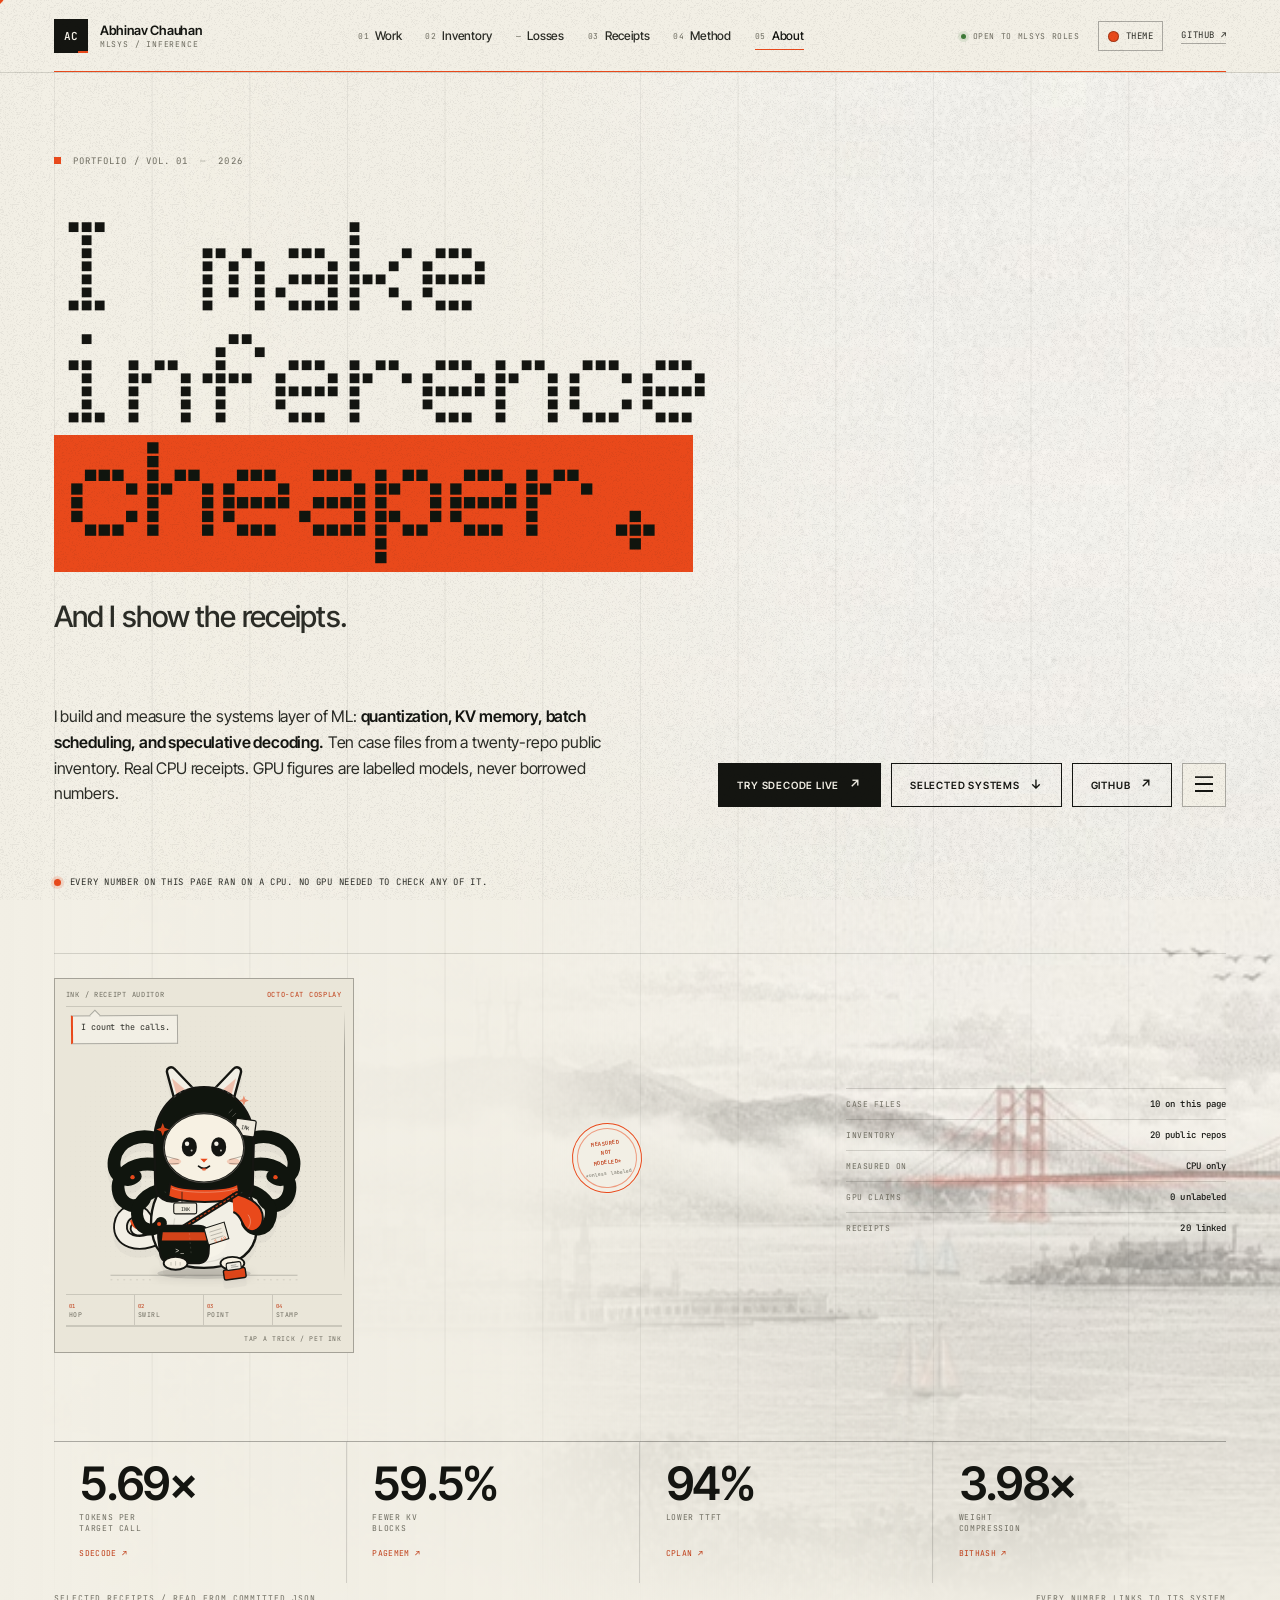
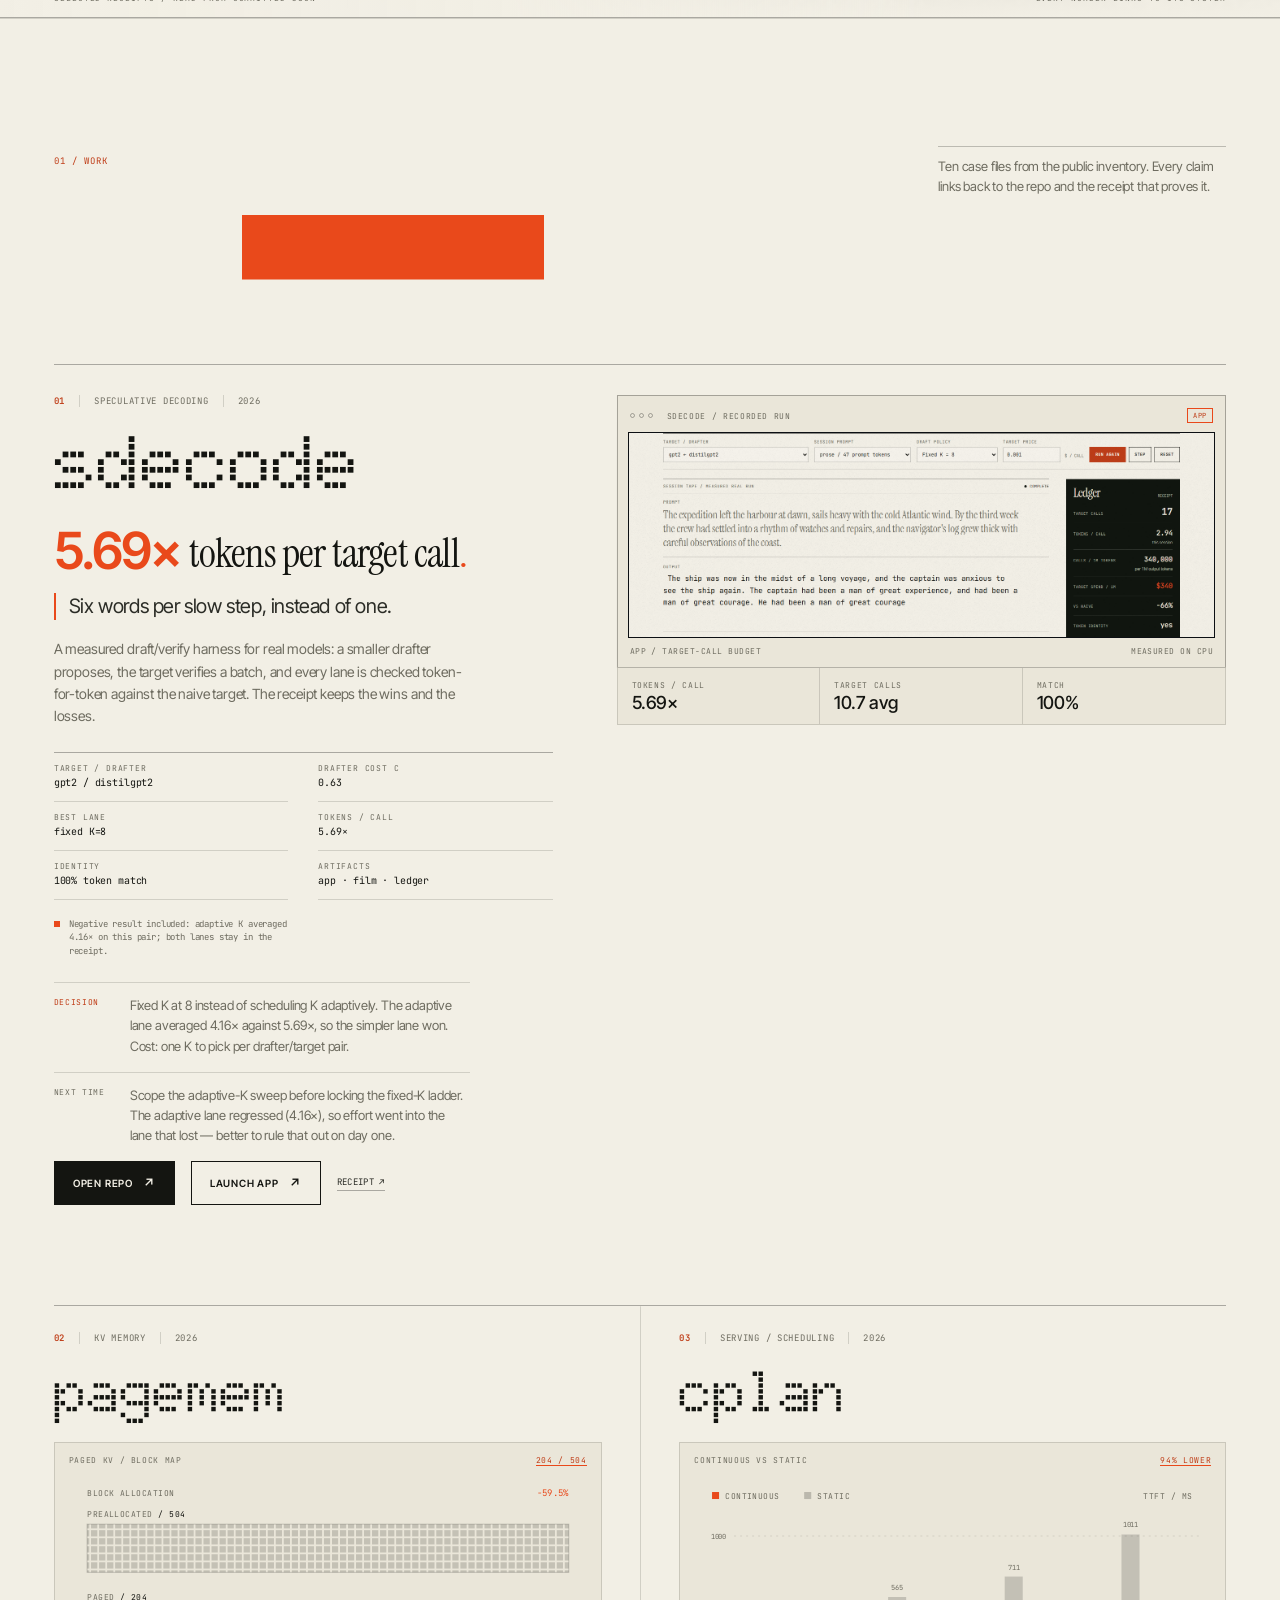
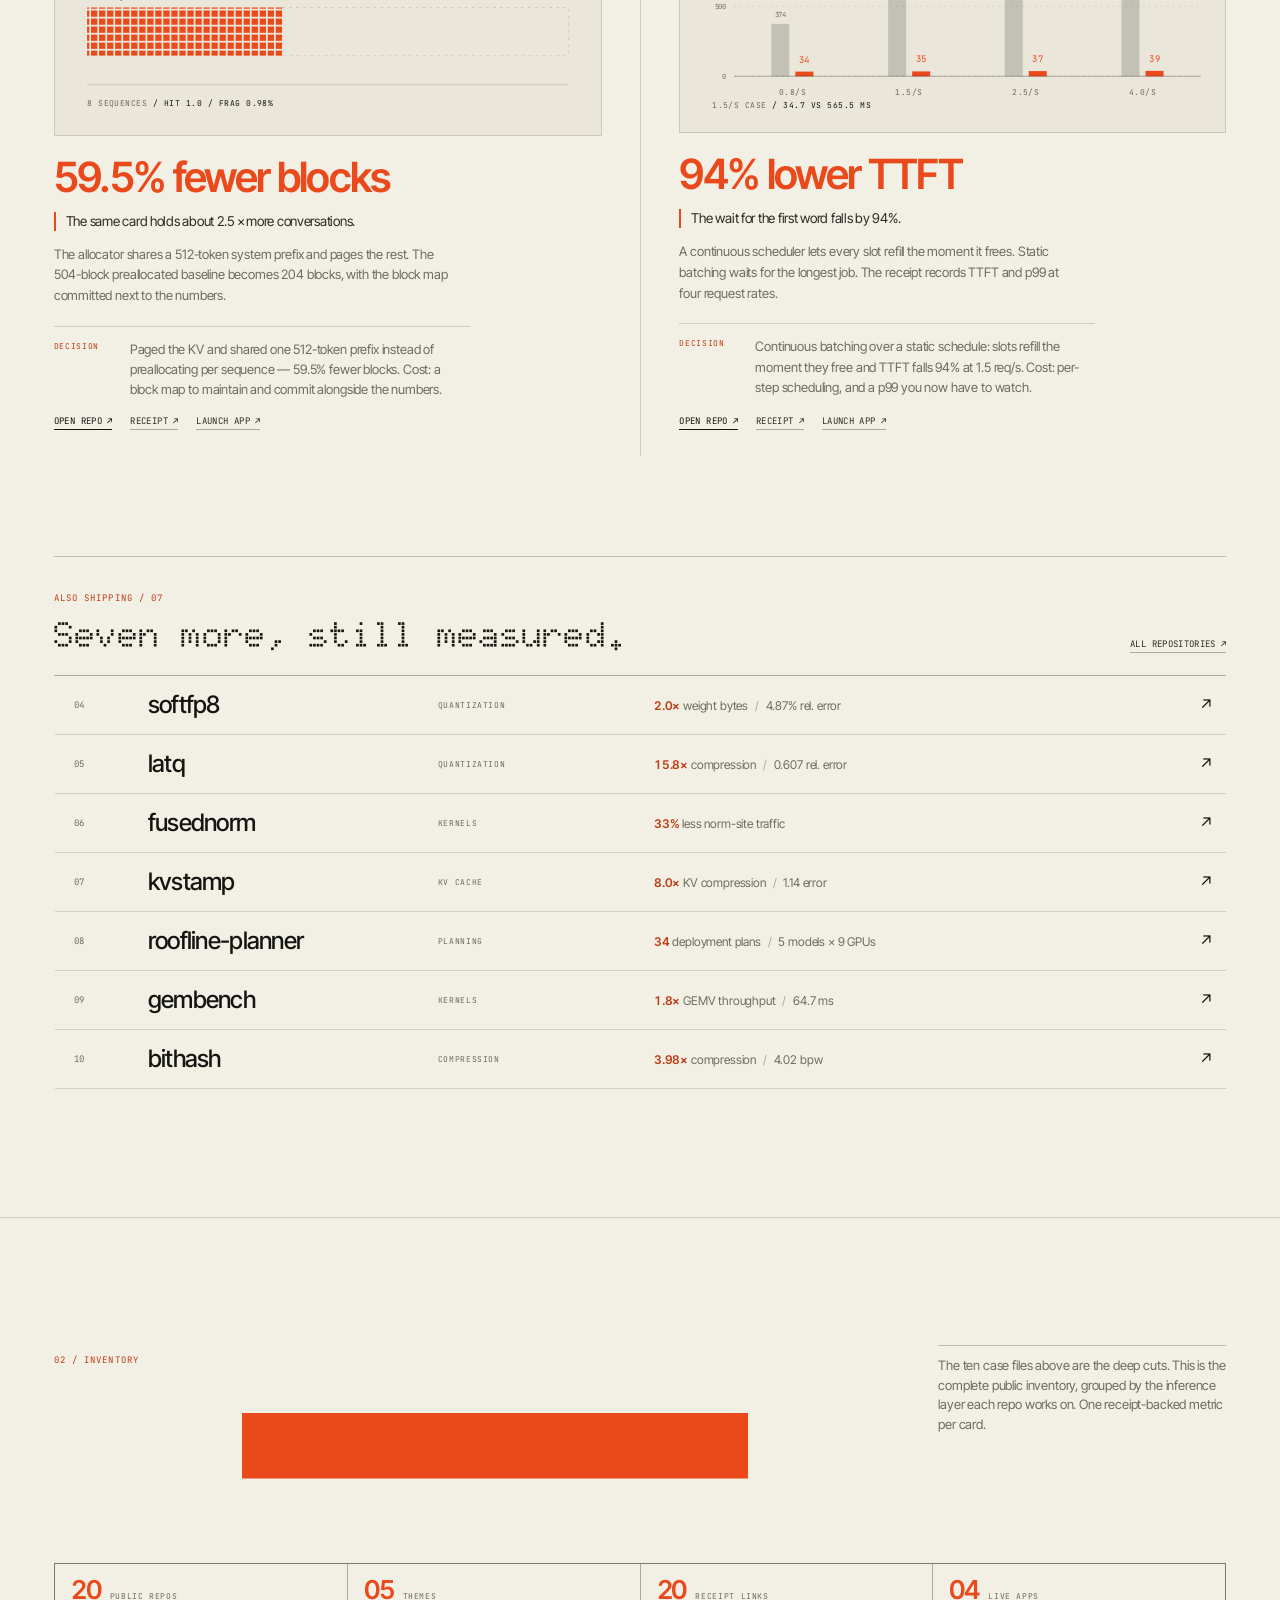
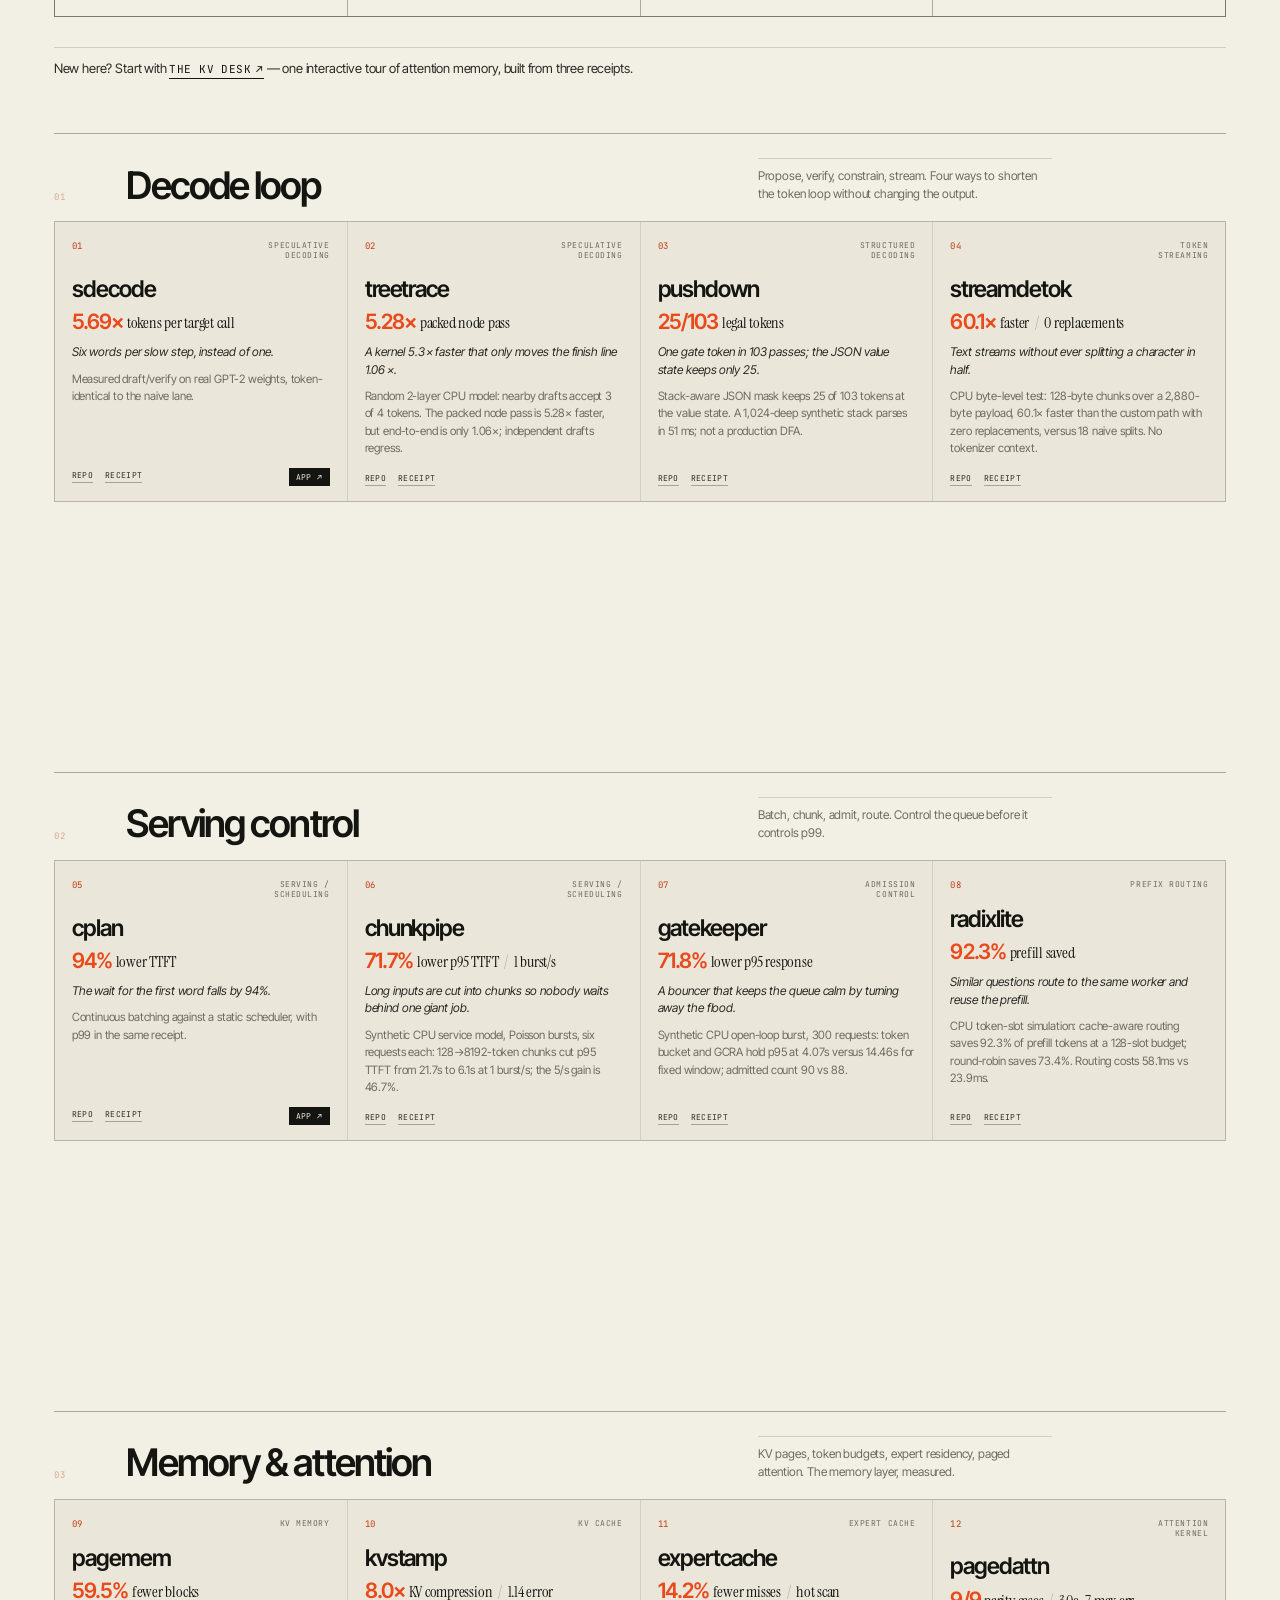
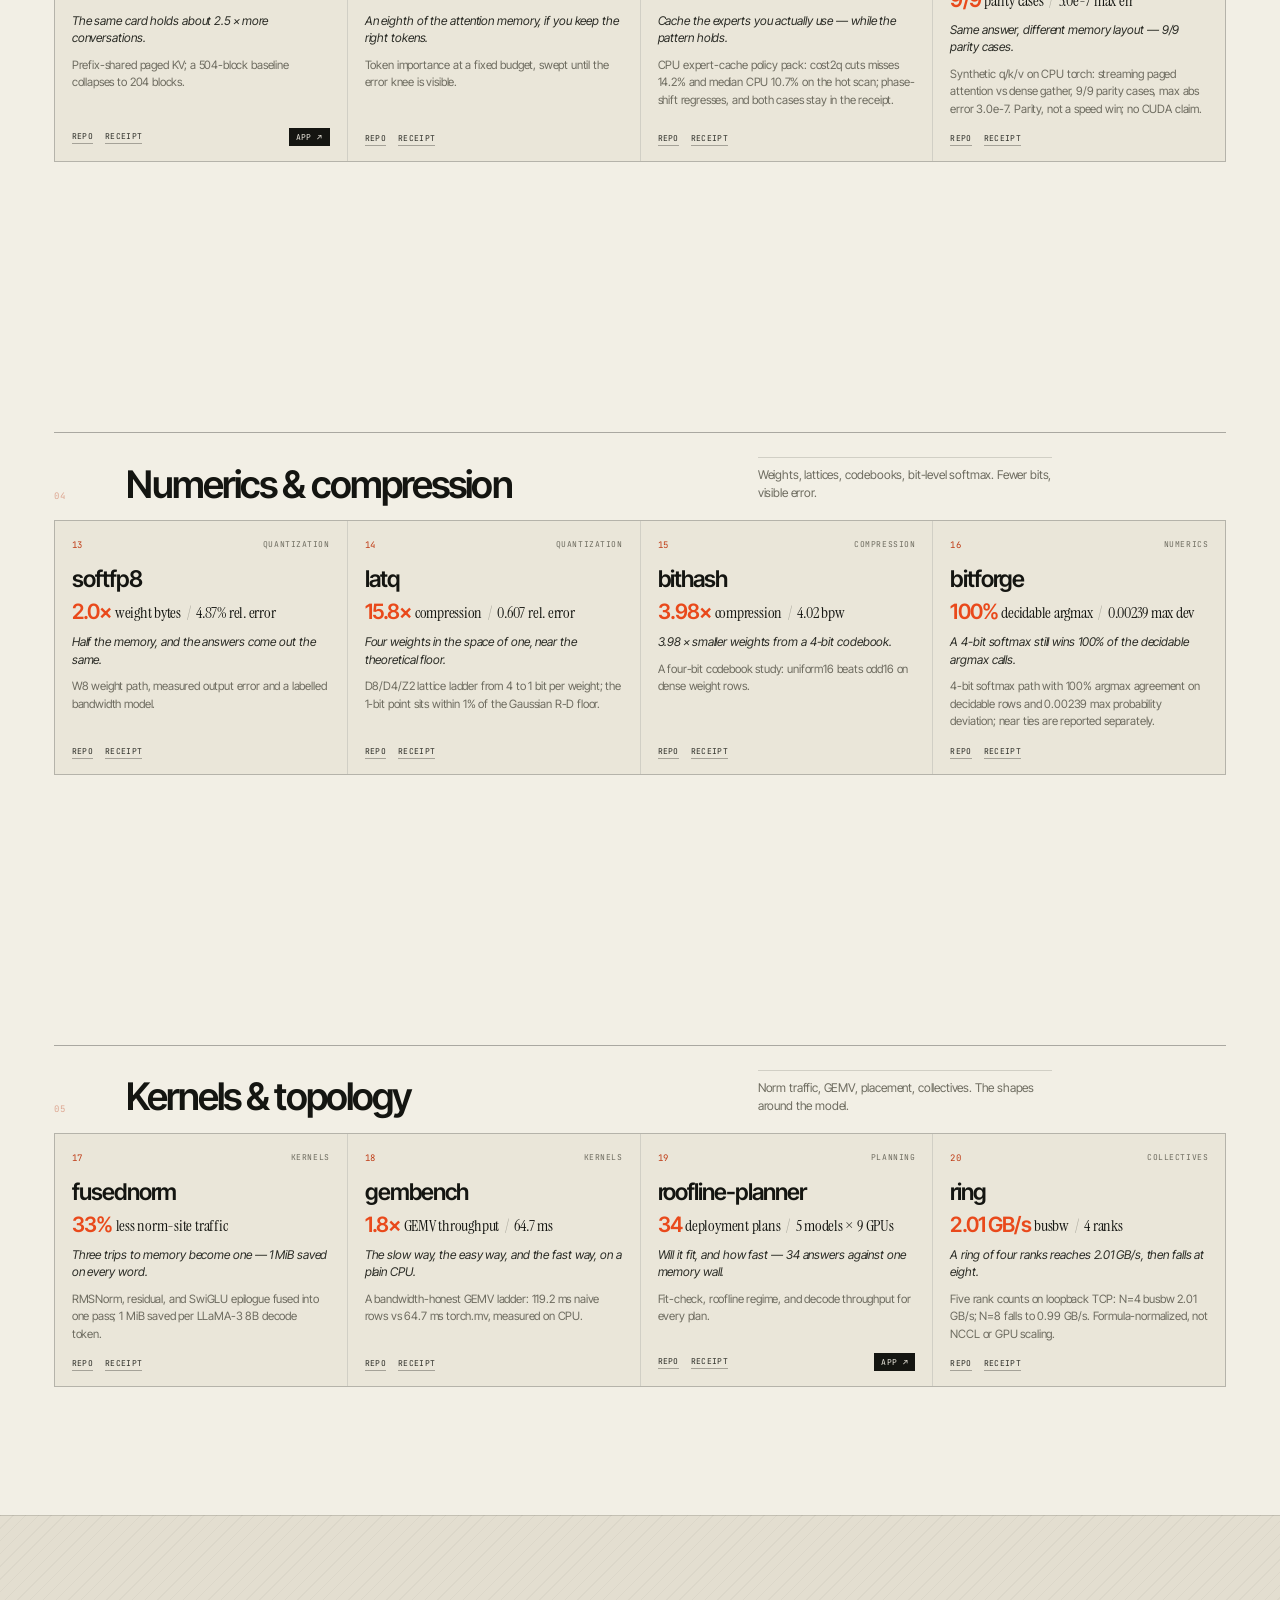
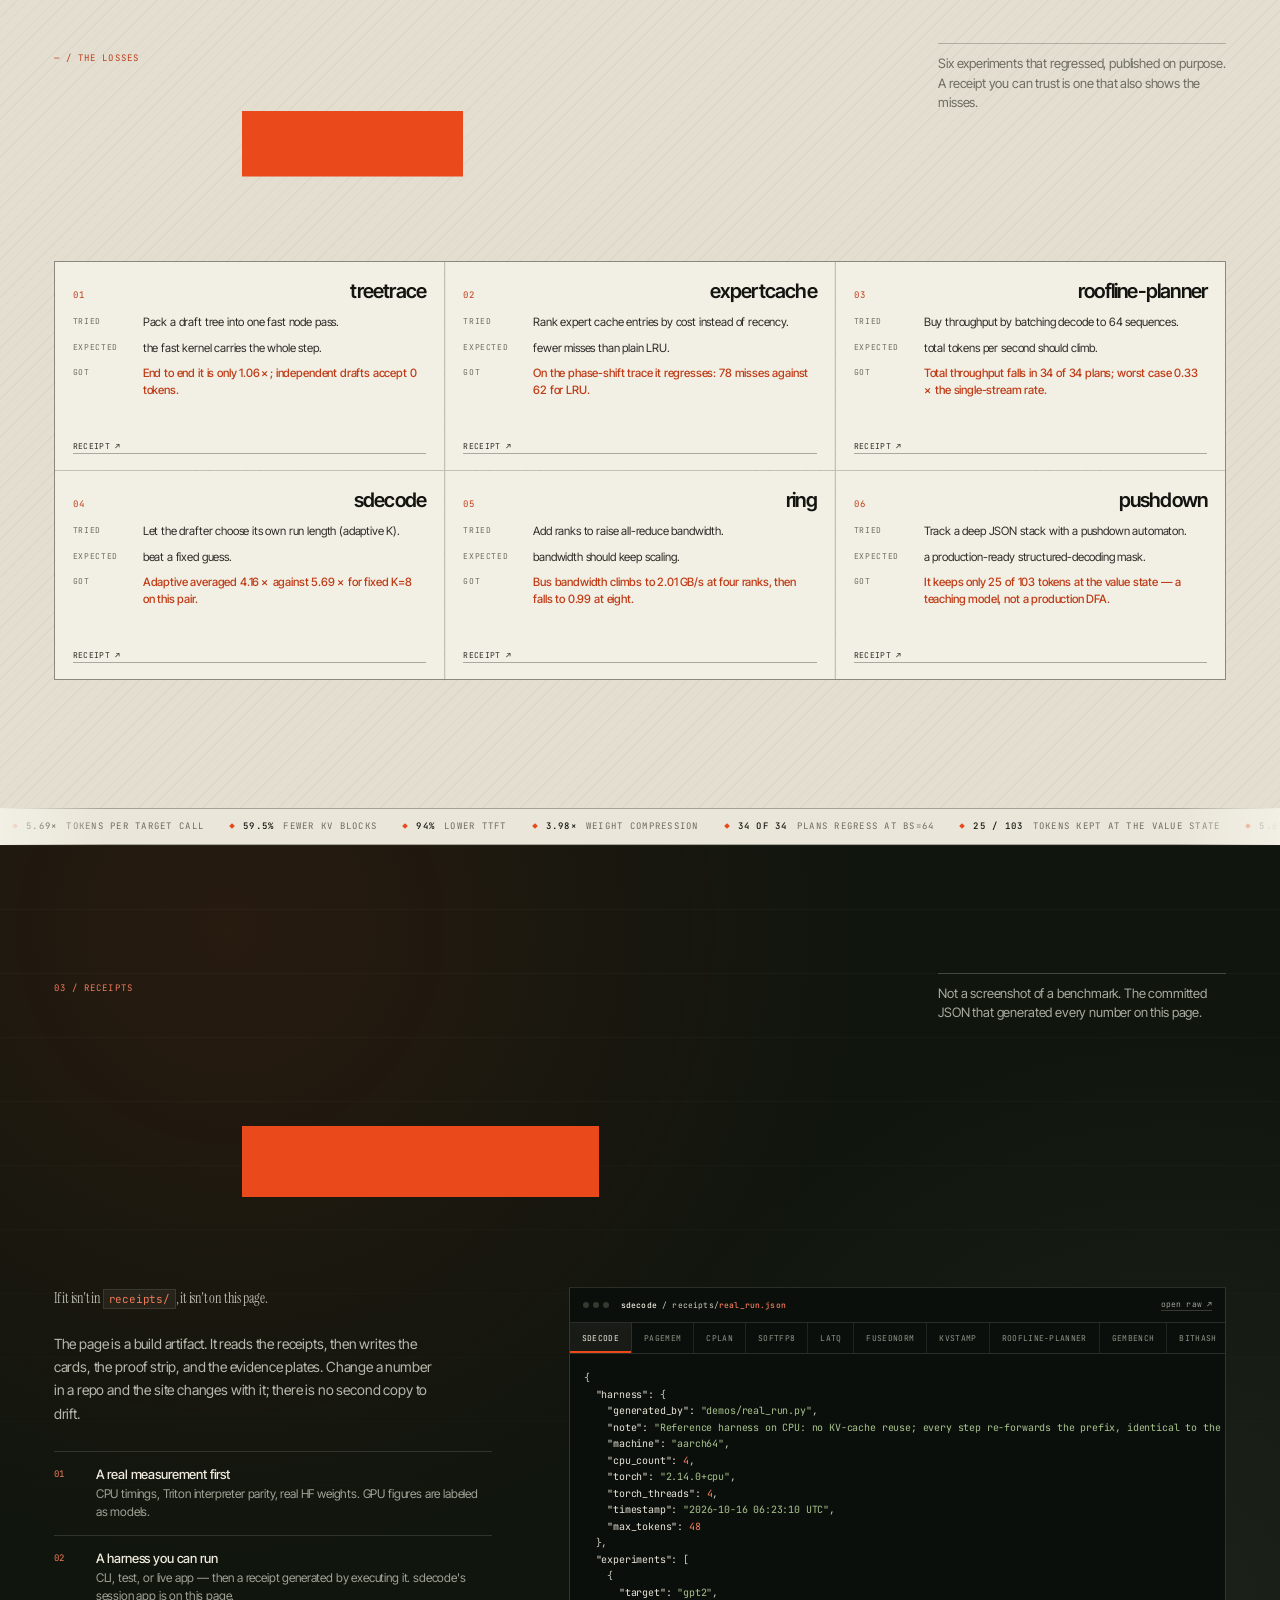
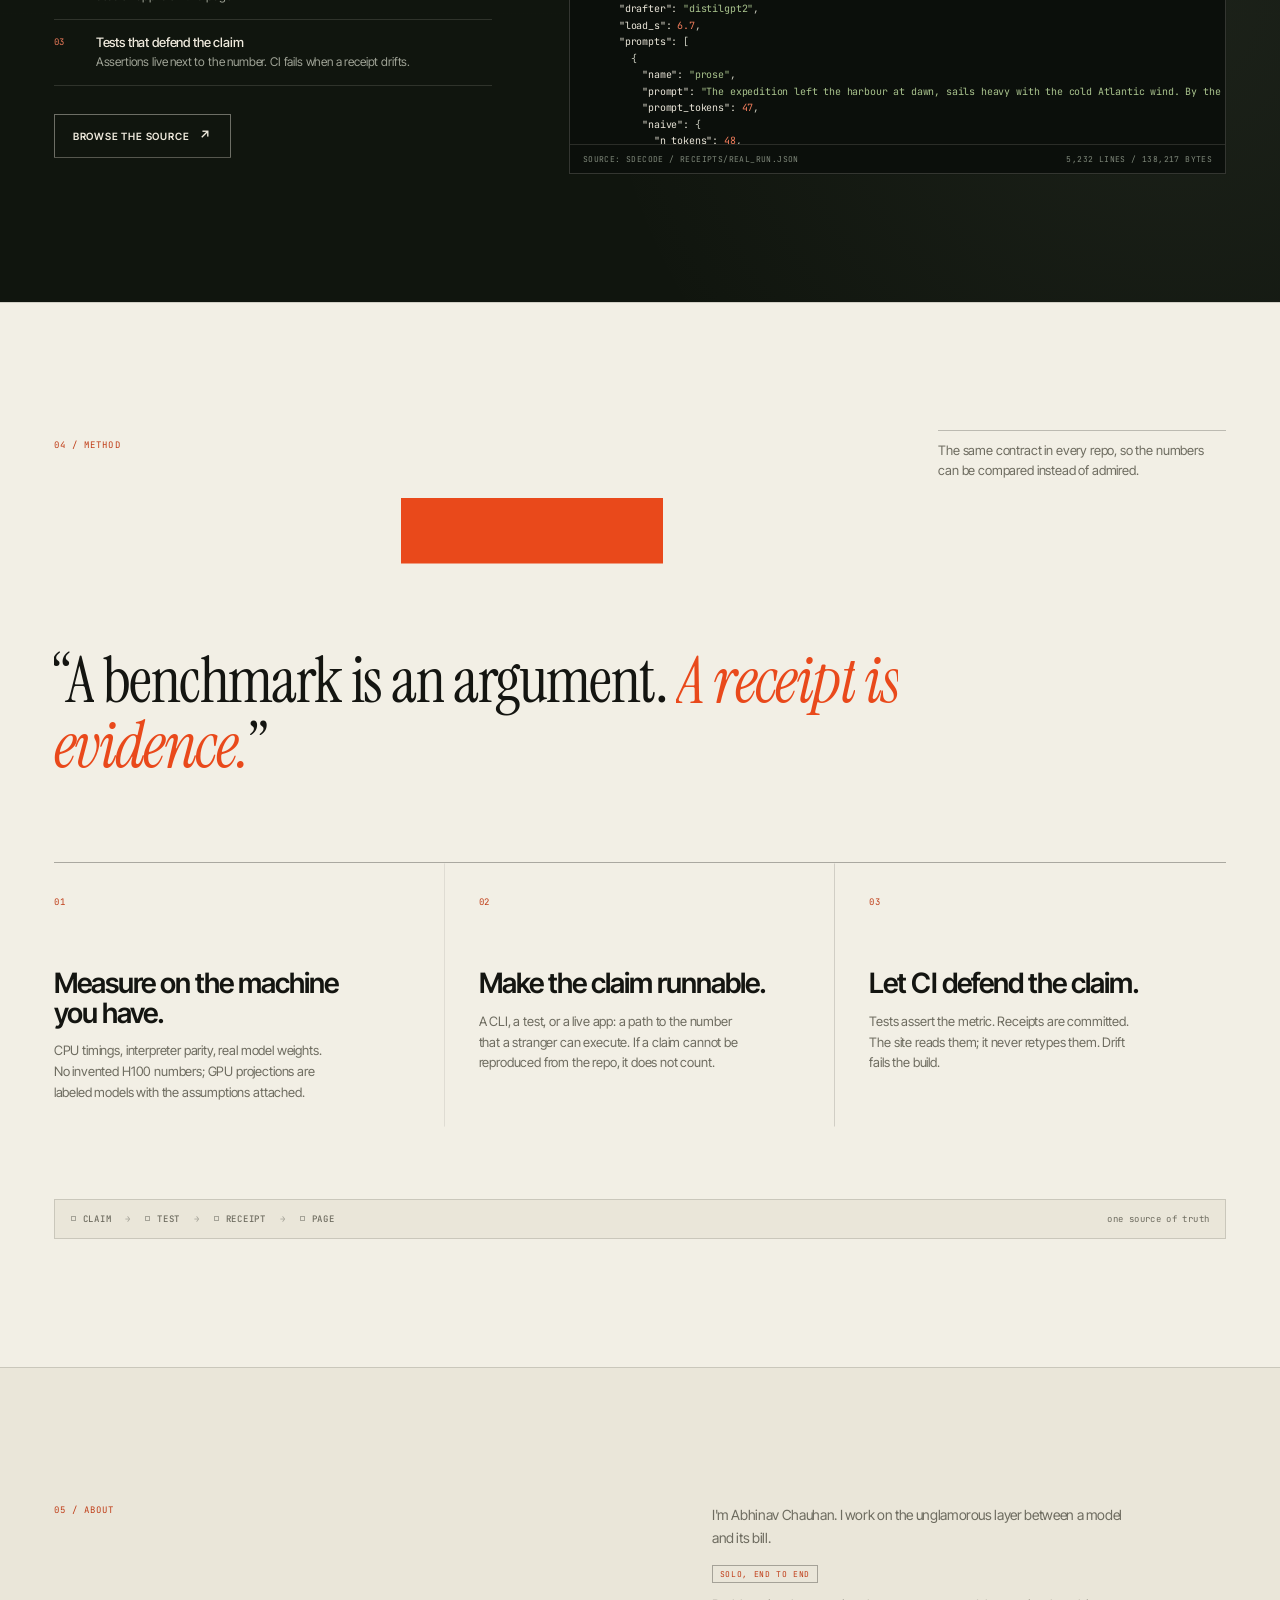
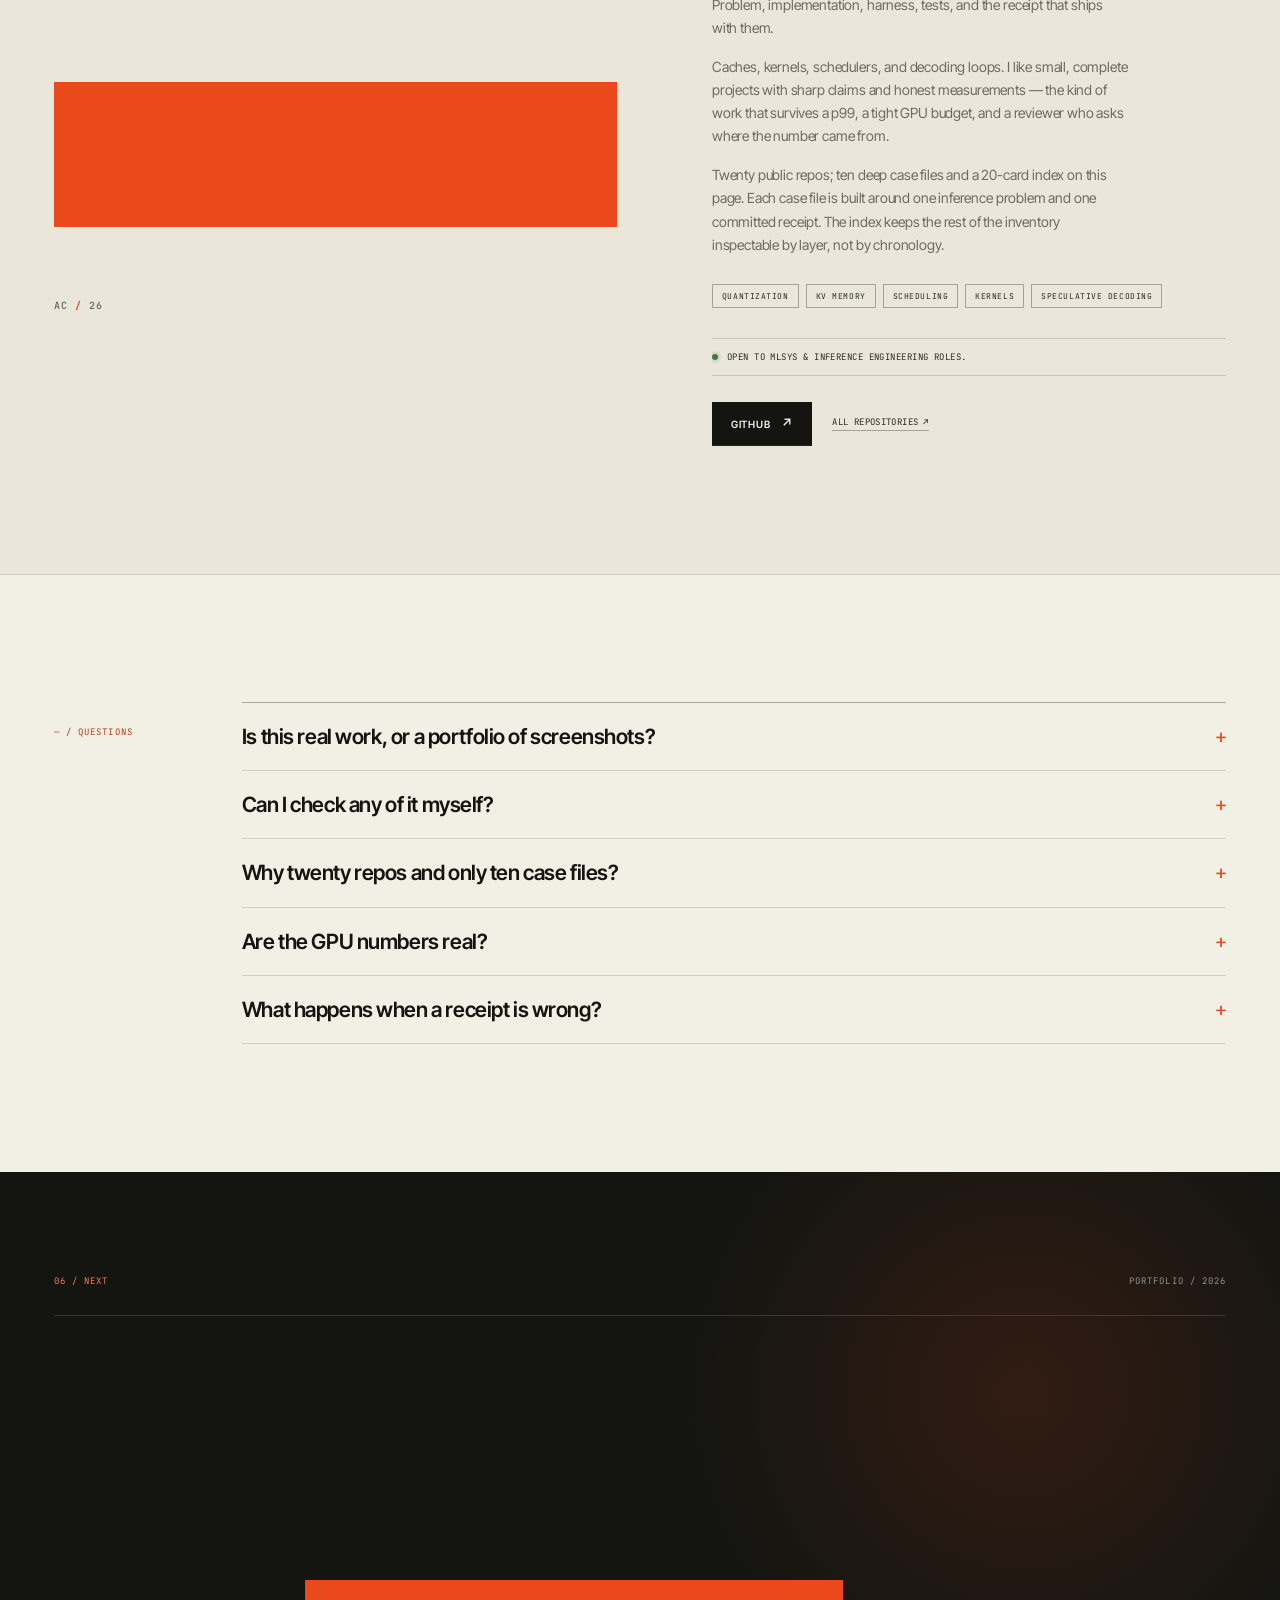
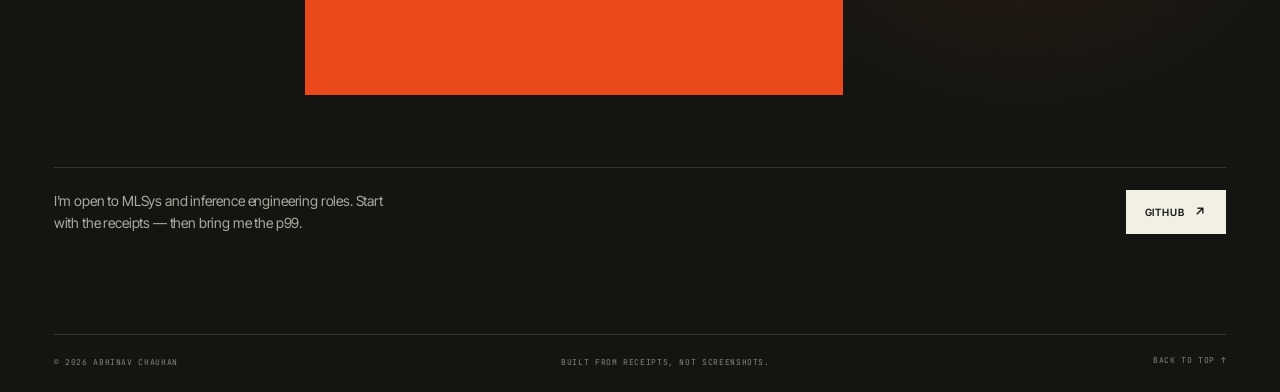
<file: index.html>
<!doctype html>
<html lang="en" data-theme="light" data-accent="auto">
<head>
<meta charset="utf-8">
<meta name="viewport" content="width=device-width,initial-scale=1">
<title>Abhinav Chauhan — MLSys &amp; Inference Systems</title>
<meta name="description" content="I make inference cheaper — and I show the receipts. Quantization, KV memory, scheduling, and speculative decoding systems with measured CPU receipts.">
<meta name="author" content="Abhinav Chauhan">
<meta name="robots" content="index,follow">
<meta name="theme-color" content="#F2EFE5">
<link rel="canonical" href="https://dastanzar.github.io/">
<meta property="og:title" content="Abhinav Chauhan — MLSys &amp; Inference Systems">
<meta property="og:description" content="I make inference cheaper — and I show the receipts. Ten measured case files and a 20-card index from a twenty-repo public inventory.">
<meta property="og:type" content="website">
<meta property="og:site_name" content="Abhinav Chauhan">
<meta property="og:url" content="https://dastanzar.github.io/">
<meta property="og:image" content="https://dastanzar.github.io/og.png">
<meta property="og:image:width" content="1200">
<meta property="og:image:height" content="630">
<meta property="og:image:alt" content="Abhinav Chauhan — I make inference cheaper. And I show the receipts.">
<meta name="twitter:card" content="summary_large_image">
<meta name="twitter:title" content="Abhinav Chauhan — MLSys &amp; Inference Systems">
<meta name="twitter:description" content="Ten measured case files and a 20-card index from a twenty-repo public inventory.">
<meta name="twitter:image" content="https://dastanzar.github.io/og.png">
<meta name="twitter:image:alt" content="Abhinav Chauhan — I make inference cheaper. And I show the receipts.">
<link rel="icon" href="favicon.svg" type="image/svg+xml">
<link rel="icon" type="image/png" sizes="32x32" href="favicon-32.png">
<link rel="icon" type="image/png" sizes="16x16" href="favicon-16.png">
<link rel="shortcut icon" href="favicon.ico">
<link rel="apple-touch-icon" href="apple-touch-icon.png">
<link rel="preconnect" href="https://fonts.googleapis.com">
<link rel="preconnect" href="https://fonts.gstatic.com" crossorigin>
<link href="https://fonts.googleapis.com/css2?family=Doto:wght@100..900&family=Instrument+Serif:ital@0;1&family=Inter+Tight:wght@400;500;600;700&family=JetBrains+Mono:wght@400;500;600&display=swap" rel="stylesheet">
<link rel="stylesheet" href="styles.css">
<link rel="stylesheet" href="motion.css">
<script>
document.documentElement.classList.add('js');
/* Apply a saved theme before first paint so there is no flash of paper. */
try {
  var saved = JSON.parse(localStorage.getItem('mlsys.theme.v1') || '{}');
  if (saved.theme) document.documentElement.setAttribute('data-theme', saved.theme);
  if (saved.accent) document.documentElement.setAttribute('data-accent', saved.accent);
} catch (error) {}
</script>
<noscript><style>.reveal{opacity:1!important;transform:none!important}</style></noscript>
</head>
<body>
<svg class="ink-defs" aria-hidden="true" focusable="false" width="0" height="0" style="position:absolute">
  <symbol id="ink-tab-mark" viewBox="0 0 120 120">
    <path d="M36 52 C18 44 8 55 14 68 C19 78 31 78 34 69" fill="none" stroke="#10150e" stroke-width="9" stroke-linecap="round"/>
    <path d="M84 52 C102 44 112 55 106 68 C101 78 89 78 86 69" fill="none" stroke="#10150e" stroke-width="9" stroke-linecap="round"/>
    <path d="M45 31 L39 11 C38 7 42 5 45 9 L57 24 Z" fill="#f2efe5" stroke="#141511" stroke-width="2"/>
    <path d="M75 31 L81 11 C82 7 78 5 75 9 L63 24 Z" fill="#f2efe5" stroke="#141511" stroke-width="2"/>
    <path d="M30 54 C29 31 44 17 60 17 C76 17 91 31 90 54 L90 75 C90 83 83 87 76 84 C72 82 68 79 60 79 C52 79 48 82 44 84 C37 87 30 83 30 75 Z" fill="#10150e" stroke="#141511" stroke-width="2.2"/>
    <ellipse cx="60" cy="55" rx="24" ry="21" fill="#f7f1e3" stroke="#141511" stroke-width="1.8"/>
    <ellipse cx="52" cy="54" rx="4" ry="5.5" fill="#141511"/>
    <ellipse cx="68" cy="54" rx="4" ry="5.5" fill="#141511"/>
    <circle cx="50.5" cy="52" r="1.3" fill="#f2efe5"/>
    <circle cx="66.5" cy="52" r="1.3" fill="#f2efe5"/>
    <path d="M57 62 Q60 65 63 62" fill="none" stroke="#141511" stroke-width="1.3" stroke-linecap="round"/>
    <path d="M42 76 C50 81 70 81 78 76 L79 84 C70 89 50 89 41 84 Z" fill="#e9491b" stroke="#141511" stroke-width="1.6"/>
    <path d="M73 81 C84 82 88 89 85 94 C83 98 78 98 77 94 C76 90 72 87 68 86" fill="#e9491b" stroke="#141511" stroke-width="1.6"/>
  </symbol>
</svg>
<a class="skip" href="#main">Skip to content</a>
<div class="progress" aria-hidden="true"><i></i></div>

<header class="masthead">
  <div class="wrap masthead-inner">
    <a class="identity" href="#top" aria-label="Abhinav Chauhan, back to top">
      <span class="mark" aria-hidden="true">AC</span>
      <span class="identity-text"><strong>Abhinav Chauhan</strong><span>MLSys / Inference</span></span>
    </a>
    <nav class="nav-links" aria-label="Primary">
      <a href="#work"><span>01</span>Work</a>
      <a href="#inventory"><span>02</span>Inventory</a>
      <a href="#losses"><span>—</span>Losses</a>
      <a href="#receipts"><span>03</span>Receipts</a>
      <a href="#method"><span>04</span>Method</a>
      <a href="#about"><span>05</span>About</a>
    </nav>
    <div class="mast-right">
      <span class="status"><i aria-hidden="true"></i>Open to MLSys roles</span>
      <div class="theme" data-theme-widget>
        <button class="theme-btn" type="button" data-theme-toggle aria-expanded="false" aria-controls="themePanel" aria-label="Change the colour theme">
          <span class="theme-dot" aria-hidden="true"></span>
          <span class="theme-btn-label">Theme</span>
        </button>
        <div class="theme-panel" id="themePanel" data-theme-panel hidden>
          <div class="theme-group">
            <span class="theme-group-title">Surface</span>
            <div class="theme-grid" data-theme-bases role="group" aria-label="Surface theme"></div>
          </div>
          <div class="theme-group">
            <span class="theme-group-title">Signal</span>
            <div class="theme-grid is-accents" data-theme-accents role="group" aria-label="Signal colour"></div>
          </div>
        </div>
      </div>
      <a class="github-link" href="https://github.com/DastanZar" target="_blank" rel="noopener">GitHub <span aria-hidden="true">↗</span></a>
    </div>
  </div>
</header>

<main id="main">
  <section class="hero" id="top">
    <div class="hero-film" aria-hidden="true">
      <video muted loop playsinline preload="metadata" autoplay
             poster="assets/videos/inference-film-poster.jpg"
             data-hero-film>
        <source src="assets/videos/inference-film.mp4" type="video/mp4">
      </video>
    </div>
    <div class="hero-grid-lines" aria-hidden="true"></div>
    <div class="wrap">
      <div class="hero-grid">
        <div class="hero-main">
          <div class="kicker"><span class="kicker-dot" aria-hidden="true"></span><span>Portfolio / Vol. 01</span><span class="kicker-sep" aria-hidden="true">—</span><span>2026</span></div>
          <h1 data-tw>
            <span class="line"><span>I make inference</span></span>
            <span class="line"><span><em>cheaper.</em></span></span>
            <span class="h1-tail">And I show the receipts.</span>
          </h1>
          <div class="hero-bottom">
            <p class="lede">I build and measure the systems layer of ML: <strong>quantization, KV memory, batch scheduling, and speculative decoding.</strong> Ten case files from a twenty-repo public inventory. Real CPU receipts. GPU figures are labelled models, never borrowed numbers.</p>
            <div class="hero-actions">
              <a class="btn btn-ink" href="app/sdecode/index.html" target="_blank" rel="noopener">Try sdecode live <span aria-hidden="true">↗</span></a>
              <a class="btn btn-ghost" href="#work">Selected systems <span aria-hidden="true">↓</span></a>
              <a class="btn btn-ghost" href="https://github.com/DastanZar" target="_blank" rel="noopener">GitHub <span aria-hidden="true">↗</span></a>
              <button class="film-lines" type="button" data-hero-film-toggle aria-label="Play or pause the background film" aria-pressed="true" title="Play / pause film">
                <span class="film-lines-window" aria-hidden="true">
                  <span class="film-lines-track"><i></i><i></i><i></i><i></i><i></i><i></i><i></i><i></i></span>
                </span>
              </button>
            </div>
            <p class="hero-nogpu"><span class="hero-nogpu-dot" aria-hidden="true"></span>Every number on this page ran on a CPU. No GPU needed to check any of it.</p>
          </div>
        </div>
        <aside class="hero-aside" aria-label="Portfolio facts and mascot">
          <div class="ink-stage" data-ink-stage>
            <div class="ink-stage-head"><span>INK / RECEIPT AUDITOR</span><span>OCTO-CAT COSPLAY</span></div>
            <p class="ink-bubble" data-ink-bubble role="status" aria-live="polite">I count the calls.</p>
            <button class="ink-figure" type="button" data-ink-figure aria-label="Pet Ink, the receipt auditor">
              <svg class="ink-svg" viewBox="0 0 240 268" role="img" aria-hidden="true" focusable="false">
  <title>Ink, a tiny cat in a handmade octopus hood, holding a receipt satchel</title>

  <g class="ink-ground">
    <line x1="18" y1="249" x2="222" y2="249" stroke="currentColor" stroke-opacity=".24"/>
    <line x1="18" y1="254" x2="62" y2="254" stroke="currentColor" stroke-opacity=".12" stroke-dasharray="2 5"/>
    <line x1="178" y1="254" x2="222" y2="254" stroke="currentColor" stroke-opacity=".12" stroke-dasharray="2 5"/>
    <ellipse class="ink-shadow" cx="120" cy="247" rx="51" ry="6" fill="currentColor" opacity=".13"/>
  </g>

  <g class="ink-orbit" aria-hidden="true">
    <ellipse cx="120" cy="145" rx="99" ry="105" fill="none" stroke="#e9491b" stroke-width="1.2" stroke-dasharray="2 7" opacity="0"/>
  </g>

  <g class="ink-character">
    <g class="ink-tail">
      <path d="M72 207 C47 220 27 211 29 194 C31 180 45 175 53 183 C61 191 55 201 47 198" fill="none" stroke="#141511" stroke-width="16" stroke-linecap="round"/>
      <path d="M72 207 C47 220 27 211 29 194 C31 180 45 175 53 183 C61 191 55 201 47 198" fill="none" stroke="#f2efe5" stroke-width="12" stroke-linecap="round"/>
      <path d="M49 198 C45 197 42 194 41 190" fill="none" stroke="#e9491b" stroke-width="3" stroke-linecap="round"/>
    </g>

    <g class="ink-body">
      <path d="M76 151 C63 166 59 190 65 210 C71 231 92 241 120 241 C148 241 170 230 176 209 C181 189 176 166 162 151 Z" fill="#f2efe5" stroke="#141511" stroke-width="2.6" stroke-linejoin="round"/>
      <path d="M88 187 C84 205 91 225 109 233 C117 236 132 235 142 229" fill="none" stroke="#141511" stroke-opacity=".10" stroke-width="1.4"/>
      <ellipse cx="120" cy="214" rx="24" ry="16" fill="#f8f4e9" opacity=".8"/>
    </g>

    <g class="ink-tentacles">
      <path class="ink-tentacle t1" d="M78 104 C51 90 25 102 22 124 C20 141 35 150 45 141" fill="none" stroke="#10150e" stroke-width="14" stroke-linecap="round"/>
      <circle class="ink-sucker" cx="42" cy="142" r="2.4" fill="#e9491b"/>
      <path class="ink-tentacle t2" d="M70 129 C42 123 22 140 27 159 C31 174 48 178 55 166" fill="none" stroke="#10150e" stroke-width="14" stroke-linecap="round"/>
      <circle class="ink-sucker" cx="53" cy="168" r="2.4" fill="#e9491b"/>
      <path class="ink-tentacle t3" d="M77 155 C57 157 43 172 48 188 C52 201 67 203 73 192" fill="none" stroke="#10150e" stroke-width="13" stroke-linecap="round"/>
      <circle class="ink-sucker" cx="71" cy="193" r="2.2" fill="#e9491b"/>

      <path class="ink-tentacle t4" d="M162 104 C189 90 215 102 218 124 C220 141 205 150 195 141" fill="none" stroke="#10150e" stroke-width="14" stroke-linecap="round"/>
      <circle class="ink-sucker" cx="198" cy="142" r="2.4" fill="#e9491b"/>
      <path class="ink-tentacle t5" d="M170 129 C198 123 218 140 213 159 C209 174 192 178 185 166" fill="none" stroke="#10150e" stroke-width="14" stroke-linecap="round"/>
      <circle class="ink-sucker" cx="188" cy="168" r="2.4" fill="#e9491b"/>
      <path class="ink-tentacle t6" d="M163 155 C183 157 197 172 192 188 C188 201 173 203 167 192" fill="none" stroke="#10150e" stroke-width="13" stroke-linecap="round"/>
      <circle class="ink-sucker" cx="169" cy="193" r="2.2" fill="#e9491b"/>
    </g>

    <g class="ink-ears">
      <path d="M89 62 L80 29 C78 23 84 20 88 24 L108 45 Z" fill="#f2efe5" stroke="#141511" stroke-width="2.6" stroke-linejoin="round"/>
      <path d="M90 52 L85 34 L99 46 Z" fill="#e9491b" opacity=".28"/>
      <path d="M151 62 L160 29 C162 23 156 20 152 24 L132 45 Z" fill="#f2efe5" stroke="#141511" stroke-width="2.6" stroke-linejoin="round"/>
      <path d="M150 52 L155 34 L141 46 Z" fill="#e9491b" opacity=".28"/>
    </g>

    <path class="ink-hood" d="M66 108 C64 71 87 44 120 44 C153 44 176 71 174 108 L173 151 C173 164 160 172 147 167 C138 163 132 158 120 158 C108 158 102 163 93 167 C80 172 67 164 67 151 Z" fill="#10150e" stroke="#141511" stroke-width="2.8" stroke-linejoin="round"/>

    <g class="ink-hood-details">
      <path d="M87 55 C99 45 108 42 120 42 C132 42 141 45 153 55" fill="none" stroke="#efeadd" stroke-opacity=".24" stroke-width="1.2" stroke-dasharray="3 4"/>
      <path d="M77 158 C92 166 148 166 163 158" fill="none" stroke="#efeadd" stroke-opacity=".16" stroke-width="1" stroke-dasharray="2 4"/>
      <rect x="154" y="79" width="22" height="18" rx="2" fill="#efeadd" stroke="#141511" stroke-width="1.4" transform="rotate(8 165 88)"/>
      <text x="165" y="90" fill="#141511" font-family="JetBrains Mono, monospace" font-size="5.5" text-anchor="middle" transform="rotate(8 165 88)">INK</text>
      <path d="M147 72 l4 -4 M151 76 l4 -4" stroke="#efeadd" stroke-opacity=".38" stroke-width=".8"/>
    </g>

    <g class="ink-head">
      <ellipse cx="120" cy="110" rx="44" ry="38" fill="#f7f1e3" stroke="#141511" stroke-width="2.5"/>
      <ellipse cx="120" cy="110" rx="44" ry="38" fill="none" stroke="#efeadd" stroke-opacity=".28" stroke-width="1"/>

      <g class="ink-eyes">
        <g class="ink-gaze">
          <ellipse cx="104" cy="109" rx="8.2" ry="10.5" fill="#141511"/>
          <ellipse cx="136" cy="109" rx="8.2" ry="10.5" fill="#141511"/>
          <circle cx="101.5" cy="105.5" r="2.4" fill="#f2efe5"/>
          <circle cx="133.5" cy="105.5" r="2.4" fill="#f2efe5"/>
          <circle cx="106.5" cy="113" r="1.1" fill="#f2efe5" opacity=".8"/>
          <circle cx="138.5" cy="113" r="1.1" fill="#f2efe5" opacity=".8"/>
        </g>
      </g>

      <g class="ink-happy-arcs" aria-hidden="true">
        <path d="M96 111 Q104 100 112 111" fill="none" stroke="#141511" stroke-width="3.2" stroke-linecap="round"/>
        <path d="M128 111 Q136 100 144 111" fill="none" stroke="#141511" stroke-width="3.2" stroke-linecap="round"/>
      </g>

      <ellipse cx="88" cy="125" rx="7" ry="3.6" fill="#e9491b" opacity=".22"/>
      <ellipse cx="152" cy="125" rx="7" ry="3.6" fill="#e9491b" opacity=".22"/>

      <path d="M116 122 L124 122 L120 126 Z" fill="#e9491b"/>
      <path d="M114 130 Q120 135 126 130" fill="none" stroke="#141511" stroke-width="1.8" stroke-linecap="round"/>
      <ellipse cx="120" cy="133.5" rx="2.6" ry="1.5" fill="#e9491b" opacity=".7"/>

      <g class="ink-whiskers" stroke="#141511" stroke-opacity=".42" stroke-width=".8" stroke-linecap="round">
        <path d="M92 123 L78 119 M92 127 L77 128"/>
        <path d="M148 123 L162 119 M148 127 L163 128"/>
      </g>

      <g class="ink-glint" aria-hidden="true">
        <path d="M73 88 l2 -5 2 5 5 2 -5 2 -2 5 -2 -5 -5 -2z" fill="#e9491b" opacity=".9"/>
        <path d="M162 57 l1.5 -4 1.5 4 4 1.5 -4 1.5 -1.5 4 -1.5 -4 -4 -1.5z" fill="#e9491b" opacity=".55"/>
      </g>
    </g>

    <g class="ink-scarf">
      <path d="M83 149 C96 157 144 157 157 149 L159 163 C146 171 96 171 81 163 Z" fill="#e9491b" stroke="#141511" stroke-width="2.2" stroke-linejoin="round"/>
      <path d="M85 154 C98 160 143 160 156 154" fill="none" stroke="#f2efe5" stroke-opacity=".36" stroke-width="1"/>
      <g class="ink-scarf-tail">
        <path d="M151 160 C171 163 186 174 184 189 C183 198 174 204 167 199 C160 194 162 184 152 180" fill="#e9491b" stroke="#141511" stroke-width="2.2" stroke-linejoin="round"/>
        <path d="M168 183 C172 188 171 194 168 198" fill="none" stroke="#f2efe5" stroke-opacity=".4" stroke-width="1"/>
      </g>
      <g class="ink-tag">
        <path d="M96 158 L96 172" stroke="#141511" stroke-width=".8"/>
        <rect x="87" y="170" width="25" height="12" rx="2" fill="#efeadd" stroke="#141511" stroke-width="1.2"/>
        <text x="99.5" y="178.5" fill="#141511" font-family="JetBrains Mono, monospace" font-size="5.5" text-anchor="middle">INK</text>
      </g>
    </g>

    <g class="ink-satchel">
      <path d="M156 160 L92 200" fill="none" stroke="#141511" stroke-width="5.5" stroke-linecap="round"/>
      <path d="M156 160 L92 200" fill="none" stroke="#e9491b" stroke-width="1.4" stroke-dasharray="2 3" stroke-linecap="round" opacity=".8"/>
      <path d="M78 195 C72 196 69 201 70 208 L72 225 C73 233 78 236 86 236 L112 236 C120 236 124 232 125 225 L126 207 C126 199 121 195 114 195 Z" fill="#10150e" stroke="#141511" stroke-width="2.2" stroke-linejoin="round"/>
      <path d="M75 202 L122 202 L123 211 L74 211 Z" fill="#e9491b" opacity=".9"/>
      <text x="88" y="225" fill="#efeadd" font-family="JetBrains Mono, monospace" font-size="8" letter-spacing="1">&gt;_</text>
      <path d="M104 203 L106 226" stroke="#efeadd" stroke-opacity=".16" stroke-width="1" stroke-dasharray="2 3"/>
      <g class="ink-receipt">
        <path d="M120 198 L142 191 L147 209 L125 216 Z" fill="#efeadd" stroke="#141511" stroke-width="1.2"/>
        <path d="M126 202 L139 198 M127 206 L140 202 M128 210 L141 206" stroke="#141511" stroke-opacity=".34" stroke-width=".8"/>
        <text x="132" y="214" fill="#e9491b" font-family="JetBrains Mono, monospace" font-size="4.6" transform="rotate(-18 132 214)">5.69</text>
      </g>
    </g>

    <g class="ink-pointer ink-pointer-left" aria-hidden="true">
      <path d="M73 192 C55 184 38 174 20 162" fill="none" stroke="#f7f1e3" stroke-width="13" stroke-linecap="round"/>
      <path d="M73 192 C55 184 38 174 20 162" fill="none" stroke="#141511" stroke-width="3.2" stroke-linecap="round"/>
      <path d="M29 168 L12 158 L30 151 Z" fill="#e9491b" stroke="#141511" stroke-width="1.2" stroke-linejoin="round"/>
      <path d="M57 183 l4 4 M44 175 l4 4 M32 167 l4 4" stroke="#141511" stroke-opacity=".35" stroke-width="1.2" stroke-linecap="round"/>
    </g>

    <g class="ink-pointer ink-pointer-right" aria-hidden="true">
      <path d="M167 192 C185 184 202 174 220 162" fill="none" stroke="#f7f1e3" stroke-width="13" stroke-linecap="round"/>
      <path d="M167 192 C185 184 202 174 220 162" fill="none" stroke="#141511" stroke-width="3.2" stroke-linecap="round"/>
      <path d="M211 168 L228 158 L210 151 Z" fill="#e9491b" stroke="#141511" stroke-width="1.2" stroke-linejoin="round"/>
      <path d="M183 183 l-4 4 M196 175 l-4 4 M208 167 l-4 4" stroke="#141511" stroke-opacity=".35" stroke-width="1.2" stroke-linecap="round"/>
    </g>

    <g class="ink-paws">
      <ellipse cx="89" cy="236" rx="13" ry="7" fill="#f7f1e3" stroke="#141511" stroke-width="2"/>
      <path d="M84 235 l0 3 M89 234 l0 4 M94 235 l0 3" stroke="#141511" stroke-opacity=".26" stroke-width=".8" stroke-linecap="round"/>
      <g class="ink-paw-right">
        <ellipse cx="151" cy="236" rx="13" ry="7" fill="#f7f1e3" stroke="#141511" stroke-width="2"/>
        <path d="M146 235 l0 3 M151 234 l0 4 M156 235 l0 3" stroke="#141511" stroke-opacity=".26" stroke-width=".8" stroke-linecap="round"/>
      </g>
    </g>

    <g transform="translate(0 -15)">
      <g class="ink-stamp-prop" transform="rotate(-8 184 233)">
        <rect x="172" y="229" width="24" height="11" rx="2" fill="#e9491b" stroke="#141511" stroke-width="1.5"/>
        <rect x="176" y="222" width="16" height="8" rx="2" fill="#f2efe5" stroke="#141511" stroke-width="1.2"/>
        <path d="M181 225 L187 225 M181 227 L189 227" stroke="#141511" stroke-opacity=".42" stroke-width=".8"/>
      </g>
    </g>
  </g>

  <g class="ink-fx" aria-hidden="true">
    <path class="fx fx1" d="M57 70 l3 -7 3 7 7 3 -7 3 -3 7 -3 -7 -7 -3z" fill="#e9491b"/>
    <path class="fx fx2" d="M184 98 l2 -5 2 5 5 2 -5 2 -2 5 -2 -5 -5 -2z" fill="#e9491b"/>
    <path class="fx fx3" d="M42 124 l1.5 -4 1.5 4 4 1.5 -4 1.5 -1.5 4 -1.5 -4 -4 -1.5z" fill="#e9491b"/>
    <path class="fx fx4" d="M193 139 l1.5 -4 1.5 4 4 1.5 -4 1.5 -1.5 4 -1.5 -4 -4 -1.5z" fill="#e9491b"/>
  </g>

</svg>

            </button>
            <div class="ink-seal" aria-hidden="true"><span>AUDITED</span><span>RECEIPT ATTACHED</span></div>
            <div class="ink-tricks" role="group" aria-label="Ink's tricks">
              <button type="button" data-ink-trick="hop"><span>01</span>Hop</button>
              <button type="button" data-ink-trick="swirl"><span>02</span>Swirl</button>
              <button type="button" data-ink-trick="point"><span>03</span>Point</button>
              <button type="button" data-ink-trick="stamp"><span>04</span>Stamp</button>
            </div>
            <div class="ink-stage-foot"><span>Tap a trick / pet Ink</span></div>
          </div>
          <div class="stamp aside-stamp" aria-hidden="true">
            <span>MEASURED</span>
            <span>NOT</span>
            <span>MODELED*</span>
            <small>*unless labeled</small>
          </div>
          <ul class="aside-facts"><li><span>CASE FILES</span><strong>10 on this page</strong></li><li><span>INVENTORY</span><strong>20 public repos</strong></li><li><span>MEASURED ON</span><strong>CPU only</strong></li><li><span>GPU CLAIMS</span><strong>0 unlabeled</strong></li><li><span>RECEIPTS</span><strong>20 linked</strong></li></ul>
          <div class="scroll-cue" aria-hidden="true"><span>SCROLL</span><span class="scroll-line"></span></div>
        </aside>
      </div>
      <div class="proof"><div class="proof-item" data-ink-point data-ink-say="5.69 tokens per target call. checked.">
        <span class="proof-num" data-count="5.69" data-decimals="2" data-suffix="×" aria-label="5.69×">5.69×</span>
        <span class="proof-label">tokens per target call</span>
        <a class="proof-src" href="#sdecode">sdecode <span aria-hidden="true">↗</span></a>
      </div><div class="proof-item" data-ink-point data-ink-say="59.5% fewer blocks. I counted them twice.">
        <span class="proof-num" data-count="59.5" data-decimals="1" data-suffix="%" aria-label="59.5%">59.5%</span>
        <span class="proof-label">fewer KV blocks</span>
        <a class="proof-src" href="#pagemem">pagemem <span aria-hidden="true">↗</span></a>
      </div><div class="proof-item" data-ink-point data-ink-say="94 percent lower TTFT. p99 is in the receipt too.">
        <span class="proof-num" data-count="94" data-decimals="0" data-suffix="%" aria-label="94%">94%</span>
        <span class="proof-label">lower TTFT</span>
        <a class="proof-src" href="#cplan">cplan <span aria-hidden="true">↗</span></a>
      </div><div class="proof-item" data-ink-point data-ink-say="3.98 times. the codebook did the work.">
        <span class="proof-num" data-count="3.98" data-decimals="2" data-suffix="×" aria-label="3.98×">3.98×</span>
        <span class="proof-label">weight compression</span>
        <a class="proof-src" href="#shipping">bithash <span aria-hidden="true">↗</span></a>
      </div></div>
      <div class="proof-caption"><span>SELECTED RECEIPTS / READ FROM COMMITTED JSON</span><span>EVERY NUMBER LINKS TO ITS SYSTEM</span></div>
    </div>
  </section>

  <section class="section work" id="work">
    <div class="wrap">
      <div class="section-head reveal">
        <div class="section-index">01 / WORK</div>
        <h2 class="section-title" data-tw>Selected <em>systems</em></h2>
        <p class="section-note">Ten case files from the public inventory. Every claim links back to the repo and the receipt that proves it.</p>
      </div>
      <article class="case case-featured reveal" id="sdecode" data-ink-point data-ink-say="sdecode. the target-call ledger.">
  <div class="case-copy">
    <div class="case-meta"><span class="case-no">01</span><span>Speculative decoding</span><span>2026</span></div>
    <h3>sdecode</h3>
    <p class="case-claim"><strong>5.69×</strong> tokens per target call<span class="case-period">.</span></p>
    <p class="case-so">Six words per slow step, instead of one.</p>
    <p class="case-desc">A measured draft/verify harness for real models: a smaller drafter proposes, the target verifies a batch, and every lane is checked token-for-token against the naive target. The receipt keeps the wins and the losses.</p>
    <dl class="specs">
      <div class="spec"><dt>TARGET / DRAFTER</dt><dd>gpt2 / distilgpt2</dd></div>
      <div class="spec"><dt>DRAFTER COST c</dt><dd>0.63</dd></div>
      <div class="spec"><dt>BEST LANE</dt><dd>fixed K=8</dd></div>
      <div class="spec"><dt>TOKENS / CALL</dt><dd>5.69×</dd></div>
      <div class="spec"><dt>IDENTITY</dt><dd>100% token match</dd></div>
      <div class="spec"><dt>ARTIFACTS</dt><dd>app · film · ledger</dd></div>
    </dl>
    <p class="case-note"><span class="note-mark"></span> Negative result included: adaptive K averaged 4.16× on this pair; both lanes stay in the receipt.</p>
    <p class="case-decision"><b>Decision</b><span>Fixed K at 8 instead of scheduling K adaptively. The adaptive lane averaged 4.16× against 5.69×, so the simpler lane won. Cost: one K to pick per drafter/target pair.</span></p>
    <p class="case-reflect"><b>Next time</b><span>Scope the adaptive-K sweep before locking the fixed-K ladder. The adaptive lane regressed (4.16×), so effort went into the lane that lost — better to rule that out on day one.</span></p>
    <div class="case-links">
      <a class="btn btn-ink" href="https://github.com/DastanZar/sdecode" target="_blank" rel="noopener">Open repo <span aria-hidden="true">↗</span></a>
      <a class="btn btn-ghost" href="app/sdecode/index.html" target="_blank" rel="noopener">Launch app <span aria-hidden="true">↗</span></a>
      <a class="text-link" href="https://github.com/DastanZar/sdecode/blob/main/receipts/real_run.json" target="_blank" rel="noopener">receipt <span aria-hidden="true">↗</span></a>
    </div>
  </div>
  <div class="case-media">
    <figure class="media-frame">
      <div class="media-top"><span class="media-dots"><i></i><i></i><i></i></span><span>sdecode / recorded run</span><span class="media-live">APP</span></div>
      <img src="assets/sdecode-app.png" alt="sdecode session app showing a recorded run, lane selector, and generated text" loading="eager" width="1440" height="760">
      <figcaption class="media-bar"><span>APP / target-call budget</span><span>measured on CPU</span></figcaption>
    </figure>
    <div class="receipt-strip">
      <div><span>TOKENS / CALL</span><strong>5.69×</strong></div>
      <div><span>TARGET CALLS</span><strong>10.7 avg</strong></div>
      <div><span>MATCH</span><strong>100%</strong></div>
    </div>
  </div>
</article>
      <div class="case-duo"><article class="case-mini reveal" id="pagemem" data-ink-point data-ink-say="pagemem. the receipt is in the repo.">
  <div class="case-meta"><span class="case-no">02</span><span>KV memory</span><span>2026</span></div>
  <h3>pagemem</h3>
  <div class="mini-viz">
    <div class="viz-meta"><span>PAGED KV / BLOCK MAP</span><span class="viz-tag">204 / 504</span></div>
    <svg class="evidence-svg" viewBox="0 0 520 252" role="img" aria-label="Paged allocation uses 204 blocks against a 504-block baseline, a 59.5 percent reduction">
  <defs>
    <pattern id="pm-base" width="8" height="8" patternUnits="userSpaceOnUse">
      <rect width="6.2" height="6.2" fill="#141511" opacity=".18"/>
    </pattern>
    <pattern id="pm-paged" width="8" height="8" patternUnits="userSpaceOnUse">
      <rect width="6.2" height="6.2" fill="#E9491B"/>
    </pattern>
  </defs>
  <text x="20" y="22" class="svg-label">BLOCK ALLOCATION</text>
  <text x="500" y="22" text-anchor="end" class="svg-accent">−59.5%</text>
  <text x="20" y="43" class="svg-label">PREALLOCATED <tspan class="svg-ink">/ 504</tspan></text>
  <rect x="20" y="50" width="480" height="48" fill="url(#pm-base)" stroke="#141511" stroke-opacity=".18"/>
  <text x="20" y="126" class="svg-label">PAGED <tspan class="svg-ink">/ 204</tspan></text>
  <rect class="pm-paged-bar" x="20" y="133" width="194.3" height="48" fill="url(#pm-paged)"/>
  <rect x="214.3" y="133" width="285.7" height="48" fill="none" stroke="#141511" stroke-opacity=".12" stroke-dasharray="3 4"/>
  <line x1="20" y1="210" x2="500" y2="210" stroke="#141511" stroke-opacity=".14"/>
  <text x="20" y="231" class="svg-label">8 SEQUENCES <tspan class="svg-ink">/ hit 1.0 / frag 0.98%</tspan></text>
</svg>
  </div>
  <p class="case-claim"><strong>59.5% fewer blocks</strong></p>
  <p class="case-so">The same card holds about 2.5&thinsp;&times;&thinsp;more conversations.</p>
  <p class="case-desc">The allocator shares a 512-token system prefix and pages the rest. The 504-block preallocated baseline becomes 204 blocks, with the block map committed next to the numbers.</p>
  <p class="case-decision"><b>Decision</b><span>Paged the KV and shared one 512-token prefix instead of preallocating per sequence — 59.5% fewer blocks. Cost: a block map to maintain and commit alongside the numbers.</span></p>
  <div class="case-links">
    <a class="text-link strong" href="https://github.com/DastanZar/pagemem" target="_blank" rel="noopener">Open repo <span aria-hidden="true">↗</span></a>
    <a class="text-link" href="https://github.com/DastanZar/pagemem/blob/main/receipts/receipt.json" target="_blank" rel="noopener">receipt <span aria-hidden="true">↗</span></a>
    <a class="text-link" href="app/pagemem/index.html" target="_blank" rel="noopener">Launch app <span aria-hidden="true">↗</span></a>
  </div>
</article>
<article class="case-mini reveal" id="cplan" data-ink-point data-ink-say="cplan. the receipt is in the repo.">
  <div class="case-meta"><span class="case-no">03</span><span>Serving / scheduling</span><span>2026</span></div>
  <h3>cplan</h3>
  <div class="mini-viz">
    <div class="viz-meta"><span>CONTINUOUS VS STATIC</span><span class="viz-tag">94% lower</span></div>
    <svg class="evidence-svg" viewBox="0 0 520 250" role="img" aria-label="Time to first token for continuous batching versus static batching across four request rates">
  <g>
    <rect x="20" y="18" width="7" height="7" fill="#E9491B"/>
    <text x="33" y="25" class="svg-label">CONTINUOUS</text>
    <rect x="112" y="18" width="7" height="7" fill="#141511" opacity=".22"/>
    <text x="125" y="25" class="svg-label">STATIC</text>
    <text x="500" y="25" text-anchor="end" class="svg-label">TTFT / MS</text>
  </g>
  <line x1="42" y1="202.0" x2="508" y2="202.0" stroke="#141511" stroke-opacity=".10" stroke-dasharray="2 4"/><text x="34" y="205.0" text-anchor="end" class="svg-micro">0</text><line x1="42" y1="132.0" x2="508" y2="132.0" stroke="#141511" stroke-opacity=".10" stroke-dasharray="2 4"/><text x="34" y="135.0" text-anchor="end" class="svg-micro">500</text><line x1="42" y1="62.0" x2="508" y2="62.0" stroke="#141511" stroke-opacity=".10" stroke-dasharray="2 4"/><text x="34" y="65.0" text-anchor="end" class="svg-micro">1000</text>
  <rect class="cp-bar" style="--bar-i:0" x="79.2" y="149.6" width="18" height="52.4" fill="#141511" opacity=".18"/><rect class="cp-bar" style="--bar-i:1" x="103.2" y="197.3" width="18" height="4.7" fill="#E9491B"/><text x="88.2" y="142.6" text-anchor="middle" class="svg-micro">374</text><text x="112.2" y="188.3" text-anchor="middle" class="svg-accent micro">34</text><text x="100.2" y="221" text-anchor="middle" class="svg-label">0.8/s</text><rect class="cp-bar" style="--bar-i:2" x="195.8" y="122.8" width="18" height="79.2" fill="#141511" opacity=".18"/><rect class="cp-bar" style="--bar-i:3" x="219.8" y="197.1" width="18" height="4.9" fill="#E9491B"/><text x="204.8" y="115.8" text-anchor="middle" class="svg-micro">565</text><text x="228.8" y="188.1" text-anchor="middle" class="svg-accent micro">35</text><text x="216.8" y="221" text-anchor="middle" class="svg-label">1.5/s</text><rect class="cp-bar" style="--bar-i:4" x="312.2" y="102.4" width="18" height="99.6" fill="#141511" opacity=".18"/><rect class="cp-bar" style="--bar-i:5" x="336.2" y="196.8" width="18" height="5.2" fill="#E9491B"/><text x="321.2" y="95.4" text-anchor="middle" class="svg-micro">711</text><text x="345.2" y="187.8" text-anchor="middle" class="svg-accent micro">37</text><text x="333.2" y="221" text-anchor="middle" class="svg-label">2.5/s</text><rect class="cp-bar" style="--bar-i:6" x="428.8" y="60.4" width="18" height="141.6" fill="#141511" opacity=".18"/><rect class="cp-bar" style="--bar-i:7" x="452.8" y="196.6" width="18" height="5.4" fill="#E9491B"/><text x="437.8" y="53.4" text-anchor="middle" class="svg-micro">1011</text><text x="461.8" y="187.6" text-anchor="middle" class="svg-accent micro">39</text><text x="449.8" y="221" text-anchor="middle" class="svg-label">4.0/s</text>
  <line x1="42" y1="202" x2="508" y2="202" stroke="#141511" stroke-opacity=".3"/>
  <text x="20" y="234" class="svg-label">1.5/S CASE <tspan class="svg-ink">/ 34.7 vs 565.5 ms</tspan></text>
</svg>
  </div>
  <p class="case-claim"><strong>94% lower TTFT</strong></p>
  <p class="case-so">The wait for the first word falls by 94%.</p>
  <p class="case-desc">A continuous scheduler lets every slot refill the moment it frees. Static batching waits for the longest job. The receipt records TTFT and p99 at four request rates.</p>
  <p class="case-decision"><b>Decision</b><span>Continuous batching over a static schedule: slots refill the moment they free and TTFT falls 94% at 1.5 req/s. Cost: per-step scheduling, and a p99 you now have to watch.</span></p>
  <div class="case-links">
    <a class="text-link strong" href="https://github.com/DastanZar/cplan" target="_blank" rel="noopener">Open repo <span aria-hidden="true">↗</span></a>
    <a class="text-link" href="https://github.com/DastanZar/cplan/blob/main/receipts/receipt.json" target="_blank" rel="noopener">receipt <span aria-hidden="true">↗</span></a>
    <a class="text-link" href="app/cplan/index.html" target="_blank" rel="noopener">Launch app <span aria-hidden="true">↗</span></a>
  </div>
</article></div>

      <div class="also-head reveal" id="shipping">
        <div class="also-title">
          <span class="section-index">ALSO SHIPPING / 07</span>
          <h3>Seven more, still measured.</h3>
        </div>
        <a class="text-link" href="https://github.com/DastanZar?tab=repositories" target="_blank" rel="noopener">All repositories <span aria-hidden="true">↗</span></a>
      </div>
      <div class="ship-list"><a class="ship-row reveal" href="https://github.com/DastanZar/softfp8" target="_blank" rel="noopener" data-preview="assets/softfp8.png" data-preview-project="softfp8" data-preview-metric="2.0×" data-preview-label="weight bytes" data-ink-point data-ink-say="softfp8. still measured.">
        <span class="ship-index">04</span>
        <span class="ship-name">softfp8</span>
        <span class="ship-cat">Quantization</span>
        <span class="ship-claim"><strong>2.0×</strong> weight bytes <i>/</i> 4.87% rel. error</span>
        <span class="ship-arrow" aria-hidden="true">↗</span>
      </a>
<a class="ship-row reveal" href="https://github.com/DastanZar/latq" target="_blank" rel="noopener" data-preview="assets/latq.png" data-preview-project="latq" data-preview-metric="15.8×" data-preview-label="compression" data-ink-point data-ink-say="latq. still measured.">
        <span class="ship-index">05</span>
        <span class="ship-name">latq</span>
        <span class="ship-cat">Quantization</span>
        <span class="ship-claim"><strong>15.8×</strong> compression <i>/</i> 0.607 rel. error</span>
        <span class="ship-arrow" aria-hidden="true">↗</span>
      </a>
<a class="ship-row reveal" href="https://github.com/DastanZar/fusednorm" target="_blank" rel="noopener" data-preview="assets/fusednorm.png" data-preview-project="fusednorm" data-preview-metric="33%" data-preview-label="less traffic" data-ink-point data-ink-say="fusednorm. still measured.">
        <span class="ship-index">06</span>
        <span class="ship-name">fusednorm</span>
        <span class="ship-cat">Kernels</span>
        <span class="ship-claim"><strong>33%</strong> less norm-site traffic</span>
        <span class="ship-arrow" aria-hidden="true">↗</span>
      </a>
<a class="ship-row reveal" href="https://github.com/DastanZar/kvstamp" target="_blank" rel="noopener" data-preview="assets/kvstamp.png" data-preview-project="kvstamp" data-preview-metric="8.0×" data-preview-label="KV compression" data-ink-point data-ink-say="kvstamp. still measured.">
        <span class="ship-index">07</span>
        <span class="ship-name">kvstamp</span>
        <span class="ship-cat">KV cache</span>
        <span class="ship-claim"><strong>8.0×</strong> KV compression <i>/</i> 1.14 error</span>
        <span class="ship-arrow" aria-hidden="true">↗</span>
      </a>
<a class="ship-row reveal" href="https://github.com/DastanZar/roofline-planner" target="_blank" rel="noopener" data-preview="assets/roofline-planner.png" data-preview-project="roofline-planner" data-preview-metric="34" data-preview-label="deployment plans" data-ink-point data-ink-say="roofline-planner. still measured.">
        <span class="ship-index">08</span>
        <span class="ship-name">roofline-planner</span>
        <span class="ship-cat">Planning</span>
        <span class="ship-claim"><strong>34</strong> deployment plans <i>/</i> 5 models × 9 GPUs</span>
        <span class="ship-arrow" aria-hidden="true">↗</span>
      </a>
<a class="ship-row reveal" href="https://github.com/DastanZar/gembench" target="_blank" rel="noopener" data-preview="assets/gembench.png" data-preview-project="gembench" data-preview-metric="1.8×" data-preview-label="GEMV throughput" data-ink-point data-ink-say="gembench. still measured.">
        <span class="ship-index">09</span>
        <span class="ship-name">gembench</span>
        <span class="ship-cat">Kernels</span>
        <span class="ship-claim"><strong>1.8×</strong> GEMV throughput <i>/</i> 64.7 ms</span>
        <span class="ship-arrow" aria-hidden="true">↗</span>
      </a>
<a class="ship-row reveal" href="https://github.com/DastanZar/bithash" target="_blank" rel="noopener" data-preview="assets/bithash.png" data-preview-project="bithash" data-preview-metric="3.98×" data-preview-label="compression" data-ink-point data-ink-say="bithash. still measured.">
        <span class="ship-index">10</span>
        <span class="ship-name">bithash</span>
        <span class="ship-cat">Compression</span>
        <span class="ship-claim"><strong>3.98×</strong> compression <i>/</i> 4.02 bpw</span>
        <span class="ship-arrow" aria-hidden="true">↗</span>
      </a></div>
    </div>
  </section>

  <section class="section inventory" id="inventory">
    <div class="wrap">
      <div class="section-head reveal">
        <div class="section-index">02 / INVENTORY</div>
        <h2 class="section-title" data-tw>Twenty repos. <em>Five layers.</em></h2>
        <p class="section-note">The ten case files above are the deep cuts. This is the complete public inventory, grouped by the inference layer each repo works on. One receipt-backed metric per card.</p>
      </div>
      <div class="inventory-meta reveal" aria-label="Inventory summary">
      <div><b>20</b><span>public repos</span></div>
      <div><b>05</b><span>themes</span></div>
      <div><b>20</b><span>receipt links</span></div>
      <div><b>04</b><span>live apps</span></div>
    </div>
    <p class="inventory-launch reveal">New here? Start with <a class="text-link strong" href="app/kvdesk/index.html" target="_blank" rel="noopener">the KV desk <span aria-hidden="true">↗</span></a> — one interactive tour of attention memory, built from three receipts.</p>
<div class="inventory-theme reveal" data-theme="decode">
      <div class="inventory-theme-head">
        <span class="inventory-theme-no">01</span>
        <h3>Decode loop</h3>
        <p>Propose, verify, constrain, stream. Four ways to shorten the token loop without changing the output.</p>
      </div>
      <div class="inventory-grid">
        <article class="inventory-card" data-theme="decode">
          <div class="inventory-card-top">
            <span class="inventory-no">01</span>
            <span class="inventory-cat">Speculative decoding</span>
          </div>
          <h4><a href="https://github.com/DastanZar/sdecode" target="_blank" rel="noopener">sdecode</a></h4>
          <p class="inventory-claim"><strong>5.69×</strong> tokens per target call</p>
          <p class="inventory-so">Six words per slow step, instead of one.</p>
          <p class="inventory-desc">Measured draft/verify on real GPT-2 weights, token-identical to the naive lane.</p>
          <div class="inventory-links">
            <a class="text-link" href="https://github.com/DastanZar/sdecode" target="_blank" rel="noopener">repo</a>
            <a class="text-link" href="https://github.com/DastanZar/sdecode/blob/main/receipts/real_run.json" target="_blank" rel="noopener">receipt</a>
            <a class="inventory-app" href="app/sdecode/index.html" target="_blank" rel="noopener">app <span aria-hidden="true">↗</span></a>
          </div>
        </article><article class="inventory-card" data-theme="decode">
          <div class="inventory-card-top">
            <span class="inventory-no">02</span>
            <span class="inventory-cat">Speculative decoding</span>
          </div>
          <h4><a href="https://github.com/DastanZar/treetrace" target="_blank" rel="noopener">treetrace</a></h4>
          <p class="inventory-claim"><strong>5.28×</strong> packed node pass</p>
          <p class="inventory-so">A kernel 5.3&thinsp;&times;&thinsp;faster that only moves the finish line 1.06&thinsp;&times;.</p>
          <p class="inventory-desc">Random 2-layer CPU model: nearby drafts accept 3 of 4 tokens. The packed node pass is 5.28× faster, but end-to-end is only 1.06×; independent drafts regress.</p>
          <div class="inventory-links">
            <a class="text-link" href="https://github.com/DastanZar/treetrace" target="_blank" rel="noopener">repo</a>
            <a class="text-link" href="https://github.com/DastanZar/treetrace/blob/main/receipts/receipt.json" target="_blank" rel="noopener">receipt</a>
          </div>
        </article><article class="inventory-card" data-theme="decode">
          <div class="inventory-card-top">
            <span class="inventory-no">03</span>
            <span class="inventory-cat">Structured decoding</span>
          </div>
          <h4><a href="https://github.com/DastanZar/pushdown" target="_blank" rel="noopener">pushdown</a></h4>
          <p class="inventory-claim"><strong>25/103</strong> legal tokens</p>
          <p class="inventory-so">One gate token in 103 passes; the JSON value state keeps only 25.</p>
          <p class="inventory-desc">Stack-aware JSON mask keeps 25 of 103 tokens at the value state. A 1,024-deep synthetic stack parses in 51 ms; not a production DFA.</p>
          <div class="inventory-links">
            <a class="text-link" href="https://github.com/DastanZar/pushdown" target="_blank" rel="noopener">repo</a>
            <a class="text-link" href="https://github.com/DastanZar/pushdown/blob/main/receipts/receipt.json" target="_blank" rel="noopener">receipt</a>
          </div>
        </article><article class="inventory-card" data-theme="decode">
          <div class="inventory-card-top">
            <span class="inventory-no">04</span>
            <span class="inventory-cat">Token streaming</span>
          </div>
          <h4><a href="https://github.com/DastanZar/streamdetok" target="_blank" rel="noopener">streamdetok</a></h4>
          <p class="inventory-claim"><strong>60.1×</strong> faster <i>/</i> 0 replacements</p>
          <p class="inventory-so">Text streams without ever splitting a character in half.</p>
          <p class="inventory-desc">CPU byte-level test: 128-byte chunks over a 2,880-byte payload, 60.1× faster than the custom path with zero replacements, versus 18 naive splits. No tokenizer context.</p>
          <div class="inventory-links">
            <a class="text-link" href="https://github.com/DastanZar/streamdetok" target="_blank" rel="noopener">repo</a>
            <a class="text-link" href="https://github.com/DastanZar/streamdetok/blob/main/receipts/receipt.json" target="_blank" rel="noopener">receipt</a>
          </div>
        </article>
      </div>
    </div>
<div class="inventory-theme reveal" data-theme="serving">
      <div class="inventory-theme-head">
        <span class="inventory-theme-no">02</span>
        <h3>Serving control</h3>
        <p>Batch, chunk, admit, route. Control the queue before it controls p99.</p>
      </div>
      <div class="inventory-grid">
        <article class="inventory-card" data-theme="serving">
          <div class="inventory-card-top">
            <span class="inventory-no">05</span>
            <span class="inventory-cat">Serving / scheduling</span>
          </div>
          <h4><a href="https://github.com/DastanZar/cplan" target="_blank" rel="noopener">cplan</a></h4>
          <p class="inventory-claim"><strong>94%</strong> lower TTFT</p>
          <p class="inventory-so">The wait for the first word falls by 94%.</p>
          <p class="inventory-desc">Continuous batching against a static scheduler, with p99 in the same receipt.</p>
          <div class="inventory-links">
            <a class="text-link" href="https://github.com/DastanZar/cplan" target="_blank" rel="noopener">repo</a>
            <a class="text-link" href="https://github.com/DastanZar/cplan/blob/main/receipts/receipt.json" target="_blank" rel="noopener">receipt</a>
            <a class="inventory-app" href="app/cplan/index.html" target="_blank" rel="noopener">app <span aria-hidden="true">↗</span></a>
          </div>
        </article><article class="inventory-card" data-theme="serving">
          <div class="inventory-card-top">
            <span class="inventory-no">06</span>
            <span class="inventory-cat">Serving / scheduling</span>
          </div>
          <h4><a href="https://github.com/DastanZar/chunkpipe" target="_blank" rel="noopener">chunkpipe</a></h4>
          <p class="inventory-claim"><strong>71.7%</strong> lower p95 TTFT <i>/</i> 1 burst/s</p>
          <p class="inventory-so">Long inputs are cut into chunks so nobody waits behind one giant job.</p>
          <p class="inventory-desc">Synthetic CPU service model, Poisson bursts, six requests each: 128→8192-token chunks cut p95 TTFT from 21.7s to 6.1s at 1 burst/s; the 5/s gain is 46.7%.</p>
          <div class="inventory-links">
            <a class="text-link" href="https://github.com/DastanZar/chunkpipe" target="_blank" rel="noopener">repo</a>
            <a class="text-link" href="https://github.com/DastanZar/chunkpipe/blob/main/receipts/receipt.json" target="_blank" rel="noopener">receipt</a>
          </div>
        </article><article class="inventory-card" data-theme="serving">
          <div class="inventory-card-top">
            <span class="inventory-no">07</span>
            <span class="inventory-cat">Admission control</span>
          </div>
          <h4><a href="https://github.com/DastanZar/gatekeeper" target="_blank" rel="noopener">gatekeeper</a></h4>
          <p class="inventory-claim"><strong>71.8%</strong> lower p95 response</p>
          <p class="inventory-so">A bouncer that keeps the queue calm by turning away the flood.</p>
          <p class="inventory-desc">Synthetic CPU open-loop burst, 300 requests: token bucket and GCRA hold p95 at 4.07s versus 14.46s for fixed window; admitted count 90 vs 88.</p>
          <div class="inventory-links">
            <a class="text-link" href="https://github.com/DastanZar/gatekeeper" target="_blank" rel="noopener">repo</a>
            <a class="text-link" href="https://github.com/DastanZar/gatekeeper/blob/main/receipts/receipt.json" target="_blank" rel="noopener">receipt</a>
          </div>
        </article><article class="inventory-card" data-theme="serving">
          <div class="inventory-card-top">
            <span class="inventory-no">08</span>
            <span class="inventory-cat">Prefix routing</span>
          </div>
          <h4><a href="https://github.com/DastanZar/radixlite" target="_blank" rel="noopener">radixlite</a></h4>
          <p class="inventory-claim"><strong>92.3%</strong> prefill saved</p>
          <p class="inventory-so">Similar questions route to the same worker and reuse the prefill.</p>
          <p class="inventory-desc">CPU token-slot simulation: cache-aware routing saves 92.3% of prefill tokens at a 128-slot budget; round-robin saves 73.4%. Routing costs 58.1ms vs 23.9ms.</p>
          <div class="inventory-links">
            <a class="text-link" href="https://github.com/DastanZar/radixlite" target="_blank" rel="noopener">repo</a>
            <a class="text-link" href="https://github.com/DastanZar/radixlite/blob/main/receipts/receipt.json" target="_blank" rel="noopener">receipt</a>
          </div>
        </article>
      </div>
    </div>
<div class="inventory-theme reveal" data-theme="memory">
      <div class="inventory-theme-head">
        <span class="inventory-theme-no">03</span>
        <h3>Memory & attention</h3>
        <p>KV pages, token budgets, expert residency, paged attention. The memory layer, measured.</p>
      </div>
      <div class="inventory-grid">
        <article class="inventory-card" data-theme="memory">
          <div class="inventory-card-top">
            <span class="inventory-no">09</span>
            <span class="inventory-cat">KV memory</span>
          </div>
          <h4><a href="https://github.com/DastanZar/pagemem" target="_blank" rel="noopener">pagemem</a></h4>
          <p class="inventory-claim"><strong>59.5%</strong> fewer blocks</p>
          <p class="inventory-so">The same card holds about 2.5&thinsp;&times;&thinsp;more conversations.</p>
          <p class="inventory-desc">Prefix-shared paged KV; a 504-block baseline collapses to 204 blocks.</p>
          <div class="inventory-links">
            <a class="text-link" href="https://github.com/DastanZar/pagemem" target="_blank" rel="noopener">repo</a>
            <a class="text-link" href="https://github.com/DastanZar/pagemem/blob/main/receipts/receipt.json" target="_blank" rel="noopener">receipt</a>
            <a class="inventory-app" href="app/pagemem/index.html" target="_blank" rel="noopener">app <span aria-hidden="true">↗</span></a>
          </div>
        </article><article class="inventory-card" data-theme="memory">
          <div class="inventory-card-top">
            <span class="inventory-no">10</span>
            <span class="inventory-cat">KV cache</span>
          </div>
          <h4><a href="https://github.com/DastanZar/kvstamp" target="_blank" rel="noopener">kvstamp</a></h4>
          <p class="inventory-claim"><strong>8.0×</strong> KV compression <i>/</i> 1.14 error</p>
          <p class="inventory-so">An eighth of the attention memory, if you keep the right tokens.</p>
          <p class="inventory-desc">Token importance at a fixed budget, swept until the error knee is visible.</p>
          <div class="inventory-links">
            <a class="text-link" href="https://github.com/DastanZar/kvstamp" target="_blank" rel="noopener">repo</a>
            <a class="text-link" href="https://github.com/DastanZar/kvstamp/blob/main/receipts/receipt.json" target="_blank" rel="noopener">receipt</a>
          </div>
        </article><article class="inventory-card" data-theme="memory">
          <div class="inventory-card-top">
            <span class="inventory-no">11</span>
            <span class="inventory-cat">Expert cache</span>
          </div>
          <h4><a href="https://github.com/DastanZar/expertcache" target="_blank" rel="noopener">expertcache</a></h4>
          <p class="inventory-claim"><strong>14.2%</strong> fewer misses <i>/</i> hot scan</p>
          <p class="inventory-so">Cache the experts you actually use &mdash; while the pattern holds.</p>
          <p class="inventory-desc">CPU expert-cache policy pack: cost2q cuts misses 14.2% and median CPU 10.7% on the hot scan; phase-shift regresses, and both cases stay in the receipt.</p>
          <div class="inventory-links">
            <a class="text-link" href="https://github.com/DastanZar/expertcache" target="_blank" rel="noopener">repo</a>
            <a class="text-link" href="https://github.com/DastanZar/expertcache/blob/main/receipts/receipt.json" target="_blank" rel="noopener">receipt</a>
          </div>
        </article><article class="inventory-card" data-theme="memory">
          <div class="inventory-card-top">
            <span class="inventory-no">12</span>
            <span class="inventory-cat">Attention kernel</span>
          </div>
          <h4><a href="https://github.com/DastanZar/pagedattn" target="_blank" rel="noopener">pagedattn</a></h4>
          <p class="inventory-claim"><strong>9/9</strong> parity cases <i>/</i> 3.0e-7 max err</p>
          <p class="inventory-so">Same answer, different memory layout &mdash; 9/9 parity cases.</p>
          <p class="inventory-desc">Synthetic q/k/v on CPU torch: streaming paged attention vs dense gather, 9/9 parity cases, max abs error 3.0e-7. Parity, not a speed win; no CUDA claim.</p>
          <div class="inventory-links">
            <a class="text-link" href="https://github.com/DastanZar/pagedattn" target="_blank" rel="noopener">repo</a>
            <a class="text-link" href="https://github.com/DastanZar/pagedattn/blob/main/receipts/receipt.json" target="_blank" rel="noopener">receipt</a>
          </div>
        </article>
      </div>
    </div>
<div class="inventory-theme reveal" data-theme="numerics">
      <div class="inventory-theme-head">
        <span class="inventory-theme-no">04</span>
        <h3>Numerics & compression</h3>
        <p>Weights, lattices, codebooks, bit-level softmax. Fewer bits, visible error.</p>
      </div>
      <div class="inventory-grid">
        <article class="inventory-card" data-theme="numerics">
          <div class="inventory-card-top">
            <span class="inventory-no">13</span>
            <span class="inventory-cat">Quantization</span>
          </div>
          <h4><a href="https://github.com/DastanZar/softfp8" target="_blank" rel="noopener">softfp8</a></h4>
          <p class="inventory-claim"><strong>2.0×</strong> weight bytes <i>/</i> 4.87% rel. error</p>
          <p class="inventory-so">Half the memory, and the answers come out the same.</p>
          <p class="inventory-desc">W8 weight path, measured output error and a labelled bandwidth model.</p>
          <div class="inventory-links">
            <a class="text-link" href="https://github.com/DastanZar/softfp8" target="_blank" rel="noopener">repo</a>
            <a class="text-link" href="https://github.com/DastanZar/softfp8/blob/main/receipts/receipt.json" target="_blank" rel="noopener">receipt</a>
          </div>
        </article><article class="inventory-card" data-theme="numerics">
          <div class="inventory-card-top">
            <span class="inventory-no">14</span>
            <span class="inventory-cat">Quantization</span>
          </div>
          <h4><a href="https://github.com/DastanZar/latq" target="_blank" rel="noopener">latq</a></h4>
          <p class="inventory-claim"><strong>15.8×</strong> compression <i>/</i> 0.607 rel. error</p>
          <p class="inventory-so">Four weights in the space of one, near the theoretical floor.</p>
          <p class="inventory-desc">D8/D4/Z2 lattice ladder from 4 to 1 bit per weight; the 1-bit point sits within 1% of the Gaussian R-D floor.</p>
          <div class="inventory-links">
            <a class="text-link" href="https://github.com/DastanZar/latq" target="_blank" rel="noopener">repo</a>
            <a class="text-link" href="https://github.com/DastanZar/latq/blob/main/receipts/receipt.json" target="_blank" rel="noopener">receipt</a>
          </div>
        </article><article class="inventory-card" data-theme="numerics">
          <div class="inventory-card-top">
            <span class="inventory-no">15</span>
            <span class="inventory-cat">Compression</span>
          </div>
          <h4><a href="https://github.com/DastanZar/bithash" target="_blank" rel="noopener">bithash</a></h4>
          <p class="inventory-claim"><strong>3.98×</strong> compression <i>/</i> 4.02 bpw</p>
          <p class="inventory-so">3.98&thinsp;&times;&thinsp;smaller weights from a 4-bit codebook.</p>
          <p class="inventory-desc">A four-bit codebook study: uniform16 beats odd16 on dense weight rows.</p>
          <div class="inventory-links">
            <a class="text-link" href="https://github.com/DastanZar/bithash" target="_blank" rel="noopener">repo</a>
            <a class="text-link" href="https://github.com/DastanZar/bithash/blob/main/receipts/receipt.json" target="_blank" rel="noopener">receipt</a>
          </div>
        </article><article class="inventory-card" data-theme="numerics">
          <div class="inventory-card-top">
            <span class="inventory-no">16</span>
            <span class="inventory-cat">Numerics</span>
          </div>
          <h4><a href="https://github.com/DastanZar/bitforge" target="_blank" rel="noopener">bitforge</a></h4>
          <p class="inventory-claim"><strong>100%</strong> decidable argmax <i>/</i> 0.00239 max dev</p>
          <p class="inventory-so">A 4-bit softmax still wins 100% of the decidable argmax calls.</p>
          <p class="inventory-desc">4-bit softmax path with 100% argmax agreement on decidable rows and 0.00239 max probability deviation; near ties are reported separately.</p>
          <div class="inventory-links">
            <a class="text-link" href="https://github.com/DastanZar/bitforge" target="_blank" rel="noopener">repo</a>
            <a class="text-link" href="https://github.com/DastanZar/bitforge/blob/main/receipts/receipt.json" target="_blank" rel="noopener">receipt</a>
          </div>
        </article>
      </div>
    </div>
<div class="inventory-theme reveal" data-theme="kernels">
      <div class="inventory-theme-head">
        <span class="inventory-theme-no">05</span>
        <h3>Kernels & topology</h3>
        <p>Norm traffic, GEMV, placement, collectives. The shapes around the model.</p>
      </div>
      <div class="inventory-grid">
        <article class="inventory-card" data-theme="kernels">
          <div class="inventory-card-top">
            <span class="inventory-no">17</span>
            <span class="inventory-cat">Kernels</span>
          </div>
          <h4><a href="https://github.com/DastanZar/fusednorm" target="_blank" rel="noopener">fusednorm</a></h4>
          <p class="inventory-claim"><strong>33%</strong> less norm-site traffic</p>
          <p class="inventory-so">Three trips to memory become one &mdash; 1&thinsp;MiB saved on every word.</p>
          <p class="inventory-desc">RMSNorm, residual, and SwiGLU epilogue fused into one pass; 1 MiB saved per LLaMA-3 8B decode token.</p>
          <div class="inventory-links">
            <a class="text-link" href="https://github.com/DastanZar/fusednorm" target="_blank" rel="noopener">repo</a>
            <a class="text-link" href="https://github.com/DastanZar/fusednorm/blob/main/receipts/receipt.json" target="_blank" rel="noopener">receipt</a>
          </div>
        </article><article class="inventory-card" data-theme="kernels">
          <div class="inventory-card-top">
            <span class="inventory-no">18</span>
            <span class="inventory-cat">Kernels</span>
          </div>
          <h4><a href="https://github.com/DastanZar/gembench" target="_blank" rel="noopener">gembench</a></h4>
          <p class="inventory-claim"><strong>1.8×</strong> GEMV throughput <i>/</i> 64.7 ms</p>
          <p class="inventory-so">The slow way, the easy way, and the fast way, on a plain CPU.</p>
          <p class="inventory-desc">A bandwidth-honest GEMV ladder: 119.2 ms naive rows vs 64.7 ms torch.mv, measured on CPU.</p>
          <div class="inventory-links">
            <a class="text-link" href="https://github.com/DastanZar/gembench" target="_blank" rel="noopener">repo</a>
            <a class="text-link" href="https://github.com/DastanZar/gembench/blob/main/receipts/receipt.json" target="_blank" rel="noopener">receipt</a>
          </div>
        </article><article class="inventory-card" data-theme="kernels">
          <div class="inventory-card-top">
            <span class="inventory-no">19</span>
            <span class="inventory-cat">Planning</span>
          </div>
          <h4><a href="https://github.com/DastanZar/roofline-planner" target="_blank" rel="noopener">roofline-planner</a></h4>
          <p class="inventory-claim"><strong>34</strong> deployment plans <i>/</i> 5 models × 9 GPUs</p>
          <p class="inventory-so">Will it fit, and how fast &mdash; 34 answers against one memory wall.</p>
          <p class="inventory-desc">Fit-check, roofline regime, and decode throughput for every plan.</p>
          <div class="inventory-links">
            <a class="text-link" href="https://github.com/DastanZar/roofline-planner" target="_blank" rel="noopener">repo</a>
            <a class="text-link" href="https://github.com/DastanZar/roofline-planner/blob/main/receipts/receipt.json" target="_blank" rel="noopener">receipt</a>
            <a class="inventory-app" href="app/roofline-planner/index.html" target="_blank" rel="noopener">app <span aria-hidden="true">↗</span></a>
          </div>
        </article><article class="inventory-card" data-theme="kernels">
          <div class="inventory-card-top">
            <span class="inventory-no">20</span>
            <span class="inventory-cat">Collectives</span>
          </div>
          <h4><a href="https://github.com/DastanZar/ring" target="_blank" rel="noopener">ring</a></h4>
          <p class="inventory-claim"><strong>2.01 GB/s</strong> busbw <i>/</i> 4 ranks</p>
          <p class="inventory-so">A ring of four ranks reaches 2.01&thinsp;GB/s, then falls at eight.</p>
          <p class="inventory-desc">Five rank counts on loopback TCP: N=4 busbw 2.01 GB/s; N=8 falls to 0.99 GB/s. Formula-normalized, not NCCL or GPU scaling.</p>
          <div class="inventory-links">
            <a class="text-link" href="https://github.com/DastanZar/ring" target="_blank" rel="noopener">repo</a>
            <a class="text-link" href="https://github.com/DastanZar/ring/blob/main/receipts/receipt.json" target="_blank" rel="noopener">receipt</a>
          </div>
        </article>
      </div>
    </div>
    </div>
  </section>

  <section class="section losses" id="losses">
    <div class="wrap">
      <div class="section-head reveal">
        <div class="section-index">— / THE LOSSES</div>
        <h2 class="section-title" data-tw>What didn't <em>work.</em></h2>
        <p class="section-note">Six experiments that regressed, published on purpose. A receipt you can trust is one that also shows the misses.</p>
      </div>
      <div class="loss-grid"><article class="loss-card reveal" data-ink-point data-ink-say="treetrace. we publish the loss too.">
        <div class="loss-top"><span class="loss-no">01</span><a href="https://github.com/DastanZar/treetrace" target="_blank" rel="noopener">treetrace</a></div>
        <dl class="loss-dl">
          <div><dt>Tried</dt><dd>Pack a draft tree into one fast node pass.</dd></div>
          <div><dt>Expected</dt><dd>the fast kernel carries the whole step.</dd></div>
          <div><dt>Got</dt><dd>End to end it is only 1.06&thinsp;&times;&thinsp;; independent drafts accept 0 tokens.</dd></div>
        </dl>
        <a class="text-link" href="https://github.com/DastanZar/treetrace/blob/main/receipts/receipt.json" target="_blank" rel="noopener">receipt <span aria-hidden="true">↗</span></a>
      </article>
<article class="loss-card reveal" data-ink-point data-ink-say="expertcache. we publish the loss too.">
        <div class="loss-top"><span class="loss-no">02</span><a href="https://github.com/DastanZar/expertcache" target="_blank" rel="noopener">expertcache</a></div>
        <dl class="loss-dl">
          <div><dt>Tried</dt><dd>Rank expert cache entries by cost instead of recency.</dd></div>
          <div><dt>Expected</dt><dd>fewer misses than plain LRU.</dd></div>
          <div><dt>Got</dt><dd>On the phase-shift trace it regresses: 78 misses against 62 for LRU.</dd></div>
        </dl>
        <a class="text-link" href="https://github.com/DastanZar/expertcache/blob/main/receipts/receipt.json" target="_blank" rel="noopener">receipt <span aria-hidden="true">↗</span></a>
      </article>
<article class="loss-card reveal" data-ink-point data-ink-say="roofline-planner. we publish the loss too.">
        <div class="loss-top"><span class="loss-no">03</span><a href="https://github.com/DastanZar/roofline-planner" target="_blank" rel="noopener">roofline-planner</a></div>
        <dl class="loss-dl">
          <div><dt>Tried</dt><dd>Buy throughput by batching decode to 64 sequences.</dd></div>
          <div><dt>Expected</dt><dd>total tokens per second should climb.</dd></div>
          <div><dt>Got</dt><dd>Total throughput falls in 34 of 34 plans; worst case 0.33&thinsp;&times;&thinsp; the single-stream rate.</dd></div>
        </dl>
        <a class="text-link" href="https://github.com/DastanZar/roofline-planner/blob/main/receipts/receipt.json" target="_blank" rel="noopener">receipt <span aria-hidden="true">↗</span></a>
      </article>
<article class="loss-card reveal" data-ink-point data-ink-say="sdecode. we publish the loss too.">
        <div class="loss-top"><span class="loss-no">04</span><a href="https://github.com/DastanZar/sdecode" target="_blank" rel="noopener">sdecode</a></div>
        <dl class="loss-dl">
          <div><dt>Tried</dt><dd>Let the drafter choose its own run length (adaptive K).</dd></div>
          <div><dt>Expected</dt><dd>beat a fixed guess.</dd></div>
          <div><dt>Got</dt><dd>Adaptive averaged 4.16&thinsp;&times;&thinsp; against 5.69&thinsp;&times;&thinsp; for fixed K=8 on this pair.</dd></div>
        </dl>
        <a class="text-link" href="https://github.com/DastanZar/sdecode/blob/main/receipts/real_run.json" target="_blank" rel="noopener">receipt <span aria-hidden="true">↗</span></a>
      </article>
<article class="loss-card reveal" data-ink-point data-ink-say="ring. we publish the loss too.">
        <div class="loss-top"><span class="loss-no">05</span><a href="https://github.com/DastanZar/ring" target="_blank" rel="noopener">ring</a></div>
        <dl class="loss-dl">
          <div><dt>Tried</dt><dd>Add ranks to raise all-reduce bandwidth.</dd></div>
          <div><dt>Expected</dt><dd>bandwidth should keep scaling.</dd></div>
          <div><dt>Got</dt><dd>Bus bandwidth climbs to 2.01&thinsp;GB/s at four ranks, then falls to 0.99 at eight.</dd></div>
        </dl>
        <a class="text-link" href="https://github.com/DastanZar/ring/blob/main/receipts/receipt.json" target="_blank" rel="noopener">receipt <span aria-hidden="true">↗</span></a>
      </article>
<article class="loss-card reveal" data-ink-point data-ink-say="pushdown. we publish the loss too.">
        <div class="loss-top"><span class="loss-no">06</span><a href="https://github.com/DastanZar/pushdown" target="_blank" rel="noopener">pushdown</a></div>
        <dl class="loss-dl">
          <div><dt>Tried</dt><dd>Track a deep JSON stack with a pushdown automaton.</dd></div>
          <div><dt>Expected</dt><dd>a production-ready structured-decoding mask.</dd></div>
          <div><dt>Got</dt><dd>It keeps only 25 of 103 tokens at the value state &mdash; a teaching model, not a production DFA.</dd></div>
        </dl>
        <a class="text-link" href="https://github.com/DastanZar/pushdown/blob/main/receipts/receipt.json" target="_blank" rel="noopener">receipt <span aria-hidden="true">↗</span></a>
      </article></div>
    </div>
  </section>

  <div class="cue-band" aria-hidden="true">
    <div class="cue-track">
      <div class="cue-run"><span><b>5.69&times;</b> tokens per target call</span><span><b>59.5%</b> fewer KV blocks</span><span><b>94%</b> lower TTFT</span><span><b>3.98&times;</b> weight compression</span><span><b>34 of 34</b> plans regress at bs=64</span><span><b>25 / 103</b> tokens kept at the value state</span></div>
      <div class="cue-run"><span><b>5.69&times;</b> tokens per target call</span><span><b>59.5%</b> fewer KV blocks</span><span><b>94%</b> lower TTFT</span><span><b>3.98&times;</b> weight compression</span><span><b>34 of 34</b> plans regress at bs=64</span><span><b>25 / 103</b> tokens kept at the value state</span></div>
    </div>
  </div>

  <section class="receipts" id="receipts">
    <div class="wrap">
      <div class="section-head section-head-dark reveal">
        <div class="section-index">03 / RECEIPTS</div>
        <h2 class="section-title title-band" data-tw>The receipt is the <em>résumé.</em></h2>
        <p class="section-note">Not a screenshot of a benchmark. The committed JSON that generated every number on this page.</p>
      </div>
      <div class="receipt-grid">
        <div class="receipt-copy reveal">
          <p class="receipt-lede">If it isn't in <code>receipts/</code>, it isn't on this page.</p>
          <p>The page is a build artifact. It reads the receipts, then writes the cards, the proof strip, and the evidence plates. Change a number in a repo and the site changes with it; there is no second copy to drift.</p>
          <div class="receipt-points">
            <div class="receipt-point"><b>01</b><div><strong>A real measurement first</strong><span>CPU timings, Triton interpreter parity, real HF weights. GPU figures are labeled as models.</span></div></div>
            <div class="receipt-point"><b>02</b><div><strong>A harness you can run</strong><span>CLI, test, or live app — then a receipt generated by executing it. sdecode's session app is on this page.</span></div></div>
            <div class="receipt-point"><b>03</b><div><strong>Tests that defend the claim</strong><span>Assertions live next to the number. CI fails when a receipt drifts.</span></div></div>
          </div>
          <a class="btn btn-outline-light" href="https://github.com/DastanZar?tab=repositories" target="_blank" rel="noopener">Browse the source <span aria-hidden="true">↗</span></a>
        </div>
        <div class="console reveal" aria-label="Committed receipt viewer">
          <div class="console-bar">
            <span class="dots" aria-hidden="true"><i></i><i></i><i></i></span>
            <span class="console-title"><b class="console-project" id="receiptProject">sdecode</b> / receipts/<b id="receiptFile">real_run.json</b></span>
            <a class="console-raw" id="receiptRaw" href="https://github.com/DastanZar/sdecode/blob/main/receipts/real_run.json" target="_blank" rel="noopener">open raw <span aria-hidden="true">↗</span></a>
          </div>
          <div class="tabs" role="tablist" aria-label="Receipt files"><button class="tab" type="button" role="tab" aria-selected="false" data-receipt="sdecode">sdecode</button><button class="tab" type="button" role="tab" aria-selected="false" data-receipt="pagemem">pagemem</button><button class="tab" type="button" role="tab" aria-selected="false" data-receipt="cplan">cplan</button><button class="tab" type="button" role="tab" aria-selected="false" data-receipt="softfp8">softfp8</button><button class="tab" type="button" role="tab" aria-selected="false" data-receipt="latq">latq</button><button class="tab" type="button" role="tab" aria-selected="false" data-receipt="fusednorm">fusednorm</button><button class="tab" type="button" role="tab" aria-selected="false" data-receipt="kvstamp">kvstamp</button><button class="tab" type="button" role="tab" aria-selected="false" data-receipt="roofline-planner">roofline-planner</button><button class="tab" type="button" role="tab" aria-selected="false" data-receipt="gembench">gembench</button><button class="tab" type="button" role="tab" aria-selected="false" data-receipt="bithash">bithash</button></div>
          <pre id="receiptJson" tabindex="0"><code>Loading receipts…</code></pre>
          <div class="console-foot"><span id="receiptMeta">source: receipts/real_run.json</span><span id="receiptLines"></span></div>
        </div>
      </div>
    </div>
  </section>

  <section class="section method" id="method">
    <div class="wrap">
      <div class="section-head reveal">
        <div class="section-index">04 / METHOD</div>
        <h2 class="section-title" data-tw>Method, not <em>magic.</em></h2>
        <p class="section-note">The same contract in every repo, so the numbers can be compared instead of admired.</p>
      </div>
      <div class="method-quote reveal" data-split>“A benchmark is an argument. <em>A receipt is evidence.</em>”</div>
      <div class="method-grid">
        <article class="method-step reveal">
          <span class="method-no">01</span>
          <h3>Measure on the machine you have.</h3>
          <p>CPU timings, interpreter parity, real model weights. No invented H100 numbers; GPU projections are labeled models with the assumptions attached.</p>
        </article>
        <article class="method-step reveal">
          <span class="method-no">02</span>
          <h3>Make the claim runnable.</h3>
          <p>A CLI, a test, or a live app: a path to the number that a stranger can execute. If a claim cannot be reproduced from the repo, it does not count.</p>
        </article>
        <article class="method-step reveal">
          <span class="method-no">03</span>
          <h3>Let CI defend the claim.</h3>
          <p>Tests assert the metric. Receipts are committed. The site reads them; it never retypes them. Drift fails the build.</p>
        </article>
      </div>
      <div class="flow reveal" data-scrub aria-label="Claim to page pipeline">
        <span><b>CLAIM</b></span><i aria-hidden="true">→</i>
        <span><b>TEST</b></span><i aria-hidden="true">→</i>
        <span><b>RECEIPT</b></span><i aria-hidden="true">→</i>
        <span><b>PAGE</b></span>
        <em>one source of truth</em>
        <div class="flow-fill" aria-hidden="true"></div>
      </div>
    </div>
  </section>

  <section class="section about" id="about">
    <div class="wrap about-grid">
      <div class="about-intro reveal">
        <div class="section-index">05 / ABOUT</div>
        <h2 data-tw>Systems engineer.<br><em>Allergic to hand-waving.</em></h2>
        <div class="about-mark" aria-hidden="true">AC<span>/</span>26</div>
      </div>
      <div class="about-copy reveal">
        <p class="about-lede">I'm Abhinav Chauhan. I work on the unglamorous layer between a model and its bill.</p>
        <p class="about-role"><b>Solo, end to end</b><span>Problem, implementation, harness, tests, and the receipt that ships with them.</span></p>
        <p>Caches, kernels, schedulers, and decoding loops. I like small, complete projects with sharp claims and honest measurements — the kind of work that survives a p99, a tight GPU budget, and a reviewer who asks where the number came from.</p>
        <p>Twenty public repos; ten deep case files and a 20-card index on this page. Each case file is built around one inference problem and one committed receipt. The index keeps the rest of the inventory inspectable by layer, not by chronology.</p>
        <div class="focus" aria-label="Focus areas">
          <span>Quantization</span><span>KV memory</span><span>Scheduling</span><span>Kernels</span><span>Speculative decoding</span>
        </div>
        <div class="about-status"><i aria-hidden="true"></i><span>Open to MLSys &amp; inference engineering roles.</span></div>
        <div class="about-links">
          <a class="btn btn-ink" href="https://github.com/DastanZar" target="_blank" rel="noopener">GitHub <span aria-hidden="true">↗</span></a>
          <a class="text-link" href="https://github.com/DastanZar?tab=repositories" target="_blank" rel="noopener">All repositories <span aria-hidden="true">↗</span></a>
        </div>
      </div>
    </div>
  </section>

  <section class="section faq" id="faq">
    <div class="wrap faq-list">
      <div class="section-index">— / QUESTIONS</div>
      <div class="faq-items">
        <details class="faq-item">
          <summary>Is this real work, or a portfolio of screenshots?</summary>
          <p>Neither. Every number on this page is read from a committed JSON file at build time, and the console in the receipts section is that file, not a picture of one. If a number is not in <code>receipts/</code>, it is not on the page.</p>
        </details>
        <details class="faq-item">
          <summary>Can I check any of it myself?</summary>
          <p>Yes. Everything here ran on a CPU. Clone a repo, run the harness, and compare against the committed receipt — no GPU is needed to reproduce a single claim on this page.</p>
        </details>
        <details class="faq-item">
          <summary>Why twenty repos and only ten case files?</summary>
          <p>Ten are the deep cuts: one problem and one receipt each. The twenty-card index covers the full public inventory, grouped by the inference layer each repo works on, with one measured metric per card.</p>
        </details>
        <details class="faq-item">
          <summary>Are the GPU numbers real?</summary>
          <p>They are labelled models, not measurements. Where a figure needed a GPU, it is shown with its assumptions attached, and the method section says so. Measured means CPU-measured.</p>
        </details>
        <details class="faq-item">
          <summary>What happens when a receipt is wrong?</summary>
          <p>Tests assert the metric next to the number, and the build fails when a receipt drifts. The experiments that regressed are published too — that is the losses section. A receipt worth trusting is one that shows the misses as well.</p>
        </details>
      </div>
    </div>
  </section>
</main>

<section class="outro">
  <div class="wrap">
    <div class="outro-top"><span class="section-index">06 / NEXT</span><span class="outro-year">PORTFOLIO / 2026</span></div>
    <h2 data-tw>Have a system that needs to get <em>cheaper?</em></h2>
    <div class="outro-row">
      <p>I'm open to MLSys and inference engineering roles. Start with the receipts — then bring me the p99.</p>
      <a class="btn btn-light" href="https://github.com/DastanZar" target="_blank" rel="noopener">GitHub <span aria-hidden="true">↗</span></a>
    </div>
    <footer class="footer">
      <span>© 2026 Abhinav Chauhan</span>
      <span>Built from receipts, not screenshots.</span>
      <a href="#top">Back to top ↑</a>
    </footer>
  </div>
</section>

<button class="ink-tab" type="button" data-ink-tab aria-label="Ink is following the page. Click to make Ink do a trick.">
  <span class="ink-tab-label"><b>INK</b><span>001</span></span>
  <svg viewBox="0 0 120 120" aria-hidden="true"><use href="#ink-tab-mark"></use></svg>
  <span class="ink-tab-bubble" data-ink-tab-bubble>still counting.</span>
</button>

<script src="receipts-data.js"></script>
<script src="app.js"></script>
</body>
</html>
</file>
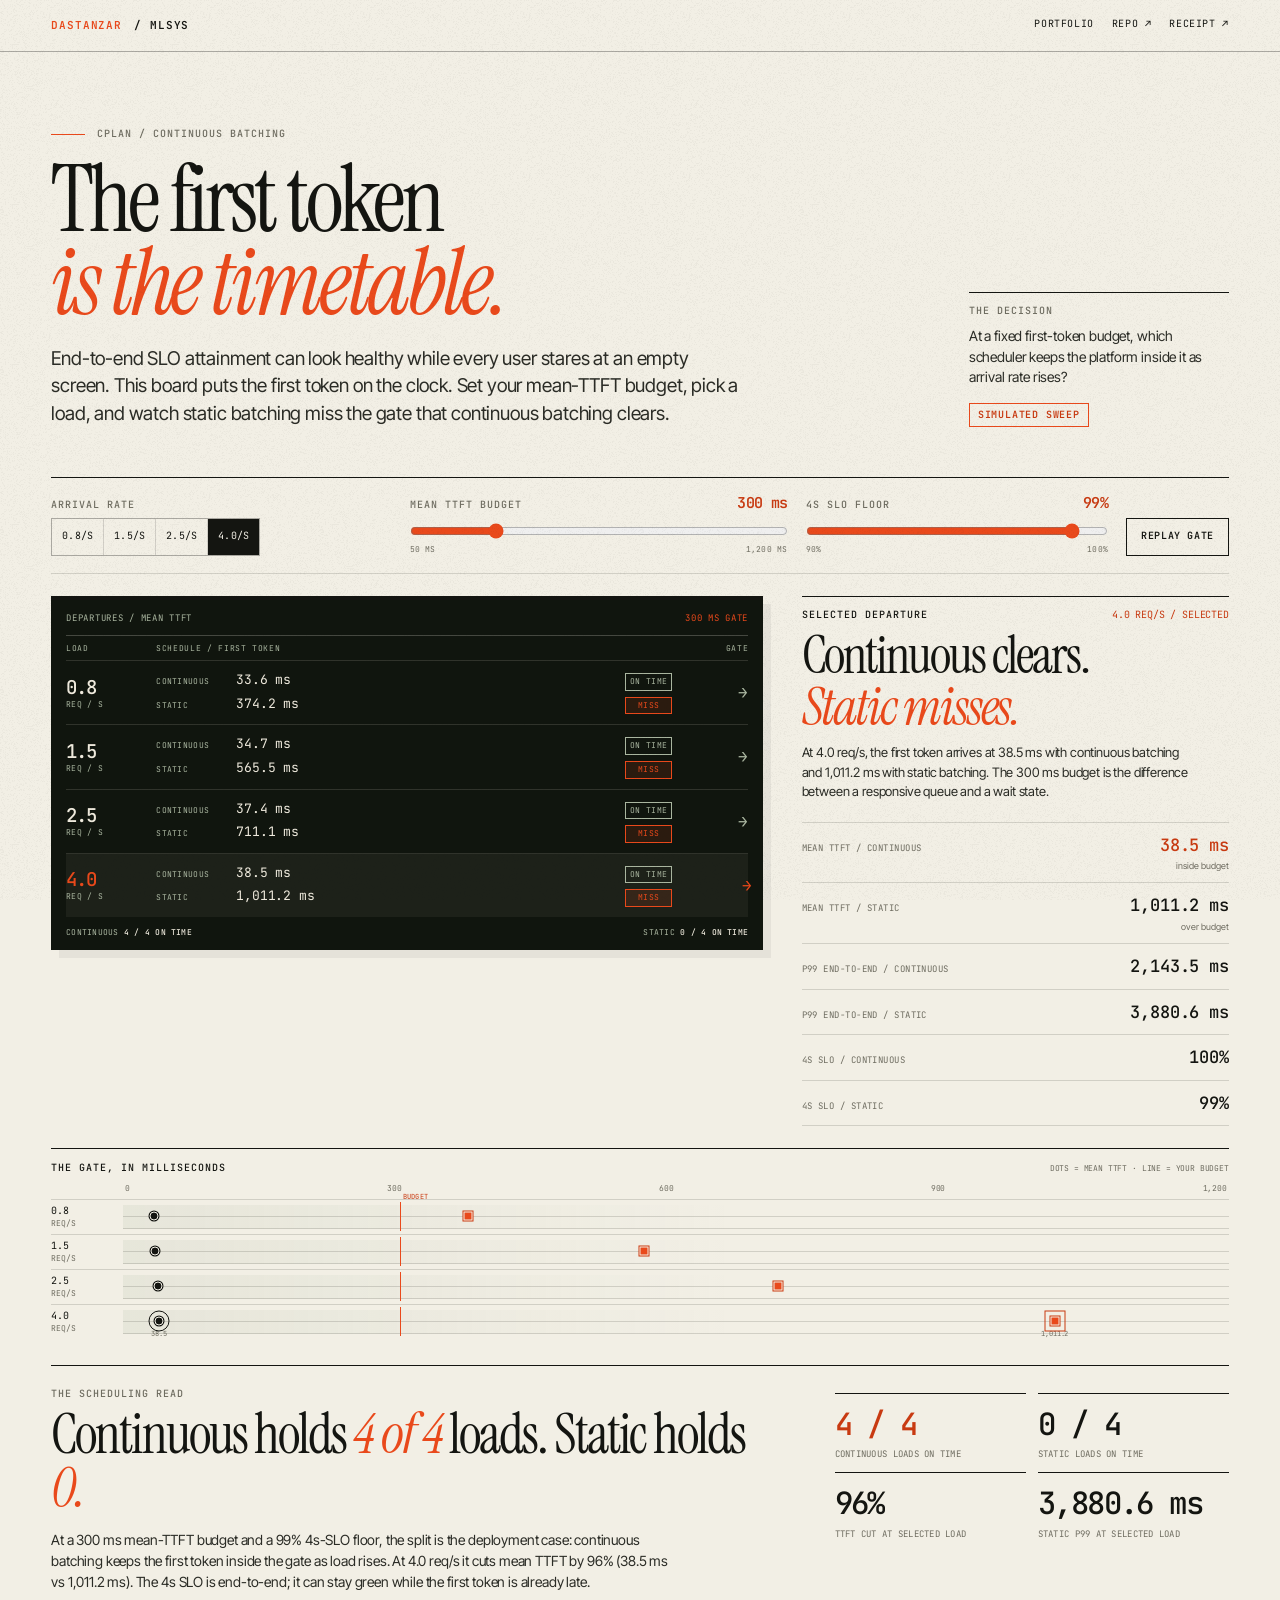
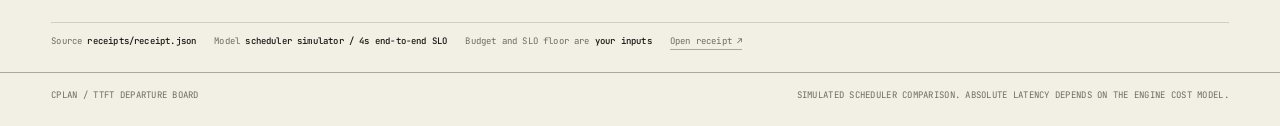
<file: app/cplan/index.html>
<!doctype html>
<html lang="en">
<head>
  <meta charset="utf-8">
  <meta name="viewport" content="width=device-width, initial-scale=1">
  <meta name="description" content="cplan TTFT departure board: set a first-token budget and see which batching schedule clears it at every arrival rate.">
  <title>cplan — TTFT departure board</title>
  <link rel="stylesheet" href="../_base.css">
  <script src="data.js"></script>
  <style>
    .cplan .scenario h1 {
      max-width: 1040px;
    }

    .cplan .lede {
      max-width: 690px;
      margin-top: 20px;
      color: var(--ink-soft);
      font-size: clamp(16px, 1.5vw, 19px);
      line-height: 1.45;
    }

    .cplan .lede b {
      font-weight: 600;
    }

    .schedule-controls {
      display: grid;
      grid-template-columns: minmax(0, 0.9fr) minmax(0, 1fr) minmax(0, 0.8fr) auto;
      gap: 18px;
      align-items: end;
      padding: 15px 0 17px;
      border-top: 1px solid var(--ink);
      border-bottom: 1px solid var(--line);
    }

    .rate-tabs {
      display: flex;
      flex-wrap: wrap;
      border: 1px solid var(--line-strong);
      width: fit-content;
    }

    .rate-tabs button {
      min-height: 36px;
      padding: 7px 10px;
      border: 0;
      border-right: 1px solid var(--line);
      background: transparent;
      font-family: var(--mono);
      font-size: 10px;
      letter-spacing: 0.02em;
      text-transform: uppercase;
    }

    .rate-tabs button:last-child {
      border-right: 0;
    }

    .rate-tabs button[aria-pressed="true"] {
      background: var(--ink);
      color: var(--paper);
    }

    .rate-tabs button:hover:not([aria-pressed="true"]) {
      background: var(--paper-2);
    }

    .slider-control {
      display: grid;
      gap: 5px;
    }

    .slider-control .slider-top {
      display: flex;
      align-items: baseline;
      justify-content: space-between;
      gap: 10px;
    }

    .slider-control output {
      color: var(--accent-dark);
      font-family: var(--mono);
      font-size: 15px;
      font-weight: 600;
      letter-spacing: -0.04em;
      font-variant-numeric: tabular-nums;
    }

    .slider-control input[type="range"] {
      width: 100%;
      margin: 3px 0 0;
      accent-color: var(--accent);
    }

    .slider-control .range-notes {
      display: flex;
      justify-content: space-between;
      gap: 10px;
      color: var(--muted);
      font-family: var(--mono);
      font-size: 8px;
      letter-spacing: 0.03em;
      text-transform: uppercase;
    }

    .board-grid {
      display: grid;
      grid-template-columns: minmax(0, 1.25fr) minmax(300px, 0.75fr);
      gap: clamp(18px, 3vw, 40px);
      align-items: start;
      padding: 22px 0 12px;
    }

    .board-panel {
      min-width: 0;
      background: var(--green);
      color: var(--cream);
      border-top: 4px solid var(--ink);
      padding: 0 15px 12px;
      box-shadow: 8px 8px 0 rgba(20, 21, 17, 0.06);
    }

    .board-head {
      display: flex;
      align-items: baseline;
      justify-content: space-between;
      gap: 12px;
      padding: 12px 0 10px;
      border-bottom: 1px solid rgba(239, 234, 221, 0.24);
      font-family: var(--mono);
      font-size: 9px;
      letter-spacing: 0.08em;
      text-transform: uppercase;
    }

    .board-head strong {
      color: var(--sage);
      font-weight: 400;
    }

    .board-head .board-count {
      color: var(--accent);
    }

    .board-columns {
      display: grid;
      grid-template-columns: 80px minmax(0, 1fr) 66px;
      gap: 10px;
      padding: 7px 0 6px;
      border-bottom: 1px solid rgba(239, 234, 221, 0.14);
      color: var(--sage);
      font-family: var(--mono);
      font-size: 8px;
      letter-spacing: 0.08em;
      text-transform: uppercase;
    }

    .board-columns span:nth-child(2) {
      text-align: left;
    }

    .board-columns span:last-child {
      text-align: right;
    }

    .board-row {
      display: grid;
      grid-template-columns: 80px minmax(0, 1fr) 66px;
      gap: 10px;
      align-items: center;
      padding: 10px 0;
      border-bottom: 1px solid rgba(239, 234, 221, 0.14);
      cursor: pointer;
      transition: background 160ms ease;
    }

    .board-row:last-child {
      border-bottom: 0;
    }

    .board-row:hover,
    .board-row[aria-selected="true"] {
      background: rgba(239, 234, 221, 0.055);
    }

    .board-row[aria-selected="true"] .load {
      color: var(--accent);
    }

    .load {
      font-family: var(--mono);
      font-size: 19px;
      font-weight: 500;
      letter-spacing: -0.06em;
      line-height: 1;
      transition: color 160ms ease;
    }

    .load small {
      display: block;
      margin-top: 3px;
      color: var(--sage);
      font-size: 8px;
      font-weight: 400;
      letter-spacing: 0.03em;
      text-transform: uppercase;
    }

    .departures {
      display: grid;
      gap: 4px;
    }

    .departure {
      display: grid;
      grid-template-columns: 72px minmax(0, 1fr) auto;
      gap: 8px;
      align-items: baseline;
      font-family: var(--mono);
      font-size: 10px;
    }

    .departure .mode {
      color: var(--sage);
      font-size: 8px;
      letter-spacing: 0.04em;
      text-transform: uppercase;
    }

    .departure .ttft {
      color: var(--cream);
      font-size: 13px;
      font-variant-numeric: tabular-nums;
    }

    .departure .flag {
      min-width: 47px;
      padding: 2px 4px;
      border: 1px solid rgba(239, 234, 221, 0.28);
      color: var(--sage);
      font-size: 8px;
      letter-spacing: 0.04em;
      text-align: center;
      text-transform: uppercase;
    }

    .departure .flag.pass {
      border-color: var(--sage);
      color: var(--sage);
    }

    .departure .flag.miss {
      border-color: var(--accent);
      background: rgba(233, 73, 27, 0.12);
      color: var(--accent);
    }

    .departure .flag.flash {
      animation: flag-in 300ms cubic-bezier(0.16, 1, 0.3, 1) both;
    }

    @keyframes flag-in {
      from { opacity: 0; transform: translateY(-3px); }
      to { opacity: 1; transform: translateY(0); }
    }

    .board-arrow {
      color: var(--sage);
      font-family: var(--mono);
      font-size: 16px;
      text-align: right;
      transition: transform 160ms ease, color 160ms ease;
    }

    .board-row[aria-selected="true"] .board-arrow {
      color: var(--accent);
      transform: translateX(4px);
    }

    .board-foot {
      display: flex;
      flex-wrap: wrap;
      justify-content: space-between;
      gap: 8px;
      padding-top: 9px;
      color: var(--sage);
      font-family: var(--mono);
      font-size: 8px;
      letter-spacing: 0.03em;
      line-height: 1.5;
      text-transform: uppercase;
    }

    .board-foot b {
      color: var(--cream);
      font-weight: 500;
    }

    .detail {
      display: flex;
      flex-direction: column;
      justify-content: space-between;
      gap: 20px;
      border-top: 1px solid var(--ink);
      padding-top: 11px;
    }

    .detail-head {
      display: flex;
      align-items: baseline;
      justify-content: space-between;
      gap: 12px;
    }

    .detail-head .label {
      color: var(--ink);
    }

    .detail-rate {
      color: var(--accent-dark);
      font-family: var(--mono);
      font-size: 10px;
      text-transform: uppercase;
    }

    .detail h2 {
      margin-top: 8px;
      font-family: var(--serif);
      font-size: clamp(31px, 4.1vw, 53px);
      font-weight: 400;
      letter-spacing: -0.04em;
      line-height: 0.98;
    }

    .detail h2 em {
      color: var(--accent);
      font-style: italic;
    }

    .detail p {
      margin-top: 10px;
      max-width: 390px;
      color: var(--ink-soft);
      font-size: 13px;
      line-height: 1.5;
    }

    .pair {
      border-top: 1px solid var(--line);
    }

    .pair-row {
      display: flex;
      align-items: baseline;
      justify-content: space-between;
      gap: 16px;
      padding: 10px 0;
      border-bottom: 1px solid var(--line);
    }

    .pair-row dt {
      color: var(--muted);
      font-family: var(--mono);
      font-size: 9px;
      letter-spacing: 0.05em;
      text-transform: uppercase;
    }

    .pair-row dd {
      font-family: var(--mono);
      font-size: 17px;
      font-weight: 500;
      text-align: right;
      font-variant-numeric: tabular-nums;
    }

    .pair-row dd small {
      display: block;
      margin-top: 2px;
      color: var(--muted);
      font-family: var(--sans);
      font-size: 9px;
      font-weight: 400;
      letter-spacing: 0;
      text-transform: none;
    }

    .pair-row dd.accent {
      color: var(--accent-dark);
    }

    .pair-row .strike {
      color: var(--muted);
      font-size: 11px;
      text-decoration: line-through;
      text-decoration-color: var(--accent);
    }

    .ruler-panel {
      margin-top: 10px;
      border-top: 1px solid var(--ink);
      padding: 13px 0 8px;
    }

    .ruler-head {
      display: flex;
      align-items: baseline;
      justify-content: space-between;
      gap: 12px;
      margin-bottom: 8px;
    }

    .ruler-head .label {
      color: var(--ink);
    }

    .ruler-head .sub {
      color: var(--muted);
      font-family: var(--mono);
      font-size: 8px;
      text-transform: uppercase;
    }

    .ruler-axis {
      display: grid;
      grid-template-columns: 62px minmax(0, 1fr);
      gap: 10px;
      color: var(--muted);
      font-family: var(--mono);
      font-size: 8px;
    }

    .ticks {
      display: flex;
      justify-content: space-between;
      position: relative;
      padding: 0 2px 4px;
    }

    .ruler-lane {
      display: grid;
      grid-template-columns: 62px minmax(0, 1fr);
      gap: 10px;
      align-items: center;
      min-height: 35px;
      border-top: 1px solid var(--line);
    }

    .ruler-lane .rate {
      font-family: var(--mono);
      font-size: 10px;
      letter-spacing: -0.02em;
    }

    .ruler-lane .rate small {
      display: block;
      color: var(--muted);
      font-size: 8px;
      letter-spacing: 0;
      text-transform: uppercase;
    }

    .track {
      position: relative;
      height: 24px;
      background: linear-gradient(90deg, rgba(170, 182, 160, 0.16), transparent 55%);
      border-bottom: 1px solid var(--line);
    }

    .track::after {
      content: "";
      position: absolute;
      inset: 50% 0 auto;
      height: 1px;
      background: var(--line);
    }

    .dot {
      position: absolute;
      top: 50%;
      z-index: 2;
      transform: translate(-50%, -50%);
      transition: left 360ms cubic-bezier(0.16, 1, 0.3, 1), opacity 160ms ease;
    }

    .dot::before {
      content: "";
      display: block;
      width: 9px;
      height: 9px;
      border: 1px solid var(--paper);
      border-radius: 50%;
      background: var(--ink);
      box-shadow: 0 0 0 1px var(--ink);
    }

    .dot.static::before {
      border-radius: 0;
      background: var(--accent);
      box-shadow: 0 0 0 1px var(--accent-dark);
    }

    .dot.selected::after {
      content: "";
      position: absolute;
      inset: -6px;
      border: 1px solid var(--ink);
      border-radius: 50%;
    }

    .dot.static.selected::after {
      border-radius: 0;
      border-color: var(--accent-dark);
    }

    .dot span {
      position: absolute;
      top: 12px;
      left: 50%;
      transform: translateX(-50%);
      color: var(--muted);
      font-family: var(--mono);
      font-size: 7px;
      white-space: nowrap;
      opacity: 0;
      transition: opacity 120ms ease;
    }

    .dot.selected span,
    .ruler-lane:hover .dot span {
      opacity: 1;
    }

    .budget-mark {
      position: absolute;
      top: -3px;
      bottom: -3px;
      z-index: 3;
      width: 1px;
      background: var(--accent);
      transition: left 120ms ease;
      pointer-events: none;
    }

    .budget-mark::before {
      content: "BUDGET";
      position: absolute;
      top: -10px;
      left: 3px;
      color: var(--accent-dark);
      font-family: var(--mono);
      font-size: 7px;
      letter-spacing: 0.04em;
      white-space: nowrap;
    }

    .ruler-lane:not(:first-child) .budget-mark::before {
      display: none;
    }

    .decision {
      display: grid;
      grid-template-columns: minmax(0, 1.3fr) minmax(0, 0.7fr);
      gap: clamp(20px, 4vw, 60px);
      align-items: start;
      margin-top: 18px;
      padding: 22px 0 30px;
      border-top: 1px solid var(--ink);
    }

    .decision .label {
      margin-bottom: 8px;
    }

    .decision h2 {
      max-width: 880px;
      font-family: var(--serif);
      font-size: clamp(31px, 4.3vw, 57px);
      font-weight: 400;
      letter-spacing: -0.035em;
      line-height: 0.98;
    }

    .decision h2 em {
      color: var(--accent);
      font-style: italic;
    }

    .decision p {
      margin-top: 13px;
      max-width: 630px;
      color: var(--ink-soft);
      font-size: 14px;
      line-height: 1.5;
    }

    .decision-figures {
      display: grid;
      grid-template-columns: repeat(2, minmax(0, 1fr));
      gap: 12px;
      padding-top: 5px;
    }

    .decision-figure {
      border-top: 1px solid var(--ink);
      padding-top: 8px;
    }

    .decision-figure strong {
      display: block;
      font-family: var(--mono);
      font-size: clamp(22px, 2.4vw, 32px);
      font-weight: 500;
      letter-spacing: -0.05em;
    }

    .decision-figure span {
      display: block;
      margin-top: 2px;
      color: var(--muted);
      font-family: var(--mono);
      font-size: 9px;
      letter-spacing: 0.03em;
      line-height: 1.35;
      text-transform: uppercase;
    }

    .decision-figure.accent strong {
      color: var(--accent-dark);
    }

    @media (max-width: 1060px) {
      .schedule-controls {
        grid-template-columns: repeat(2, minmax(0, 1fr));
      }

      .board-grid {
        grid-template-columns: 1fr;
      }

      .detail {
        display: grid;
        grid-template-columns: minmax(0, 1fr) minmax(260px, 0.65fr);
        gap: 24px;
      }
    }

    @media (max-width: 680px) {
      .schedule-controls {
        grid-template-columns: 1fr;
      }

      .board-head {
        align-items: flex-start;
      }

      .board-columns,
      .board-row {
        grid-template-columns: 66px minmax(0, 1fr) 25px;
      }

      .departure {
        grid-template-columns: 59px minmax(0, 1fr) auto;
        gap: 5px;
      }

      .detail {
        display: block;
      }

      .detail .pair {
        margin-top: 18px;
      }

      .ruler-axis,
      .ruler-lane {
        grid-template-columns: 50px minmax(0, 1fr);
        gap: 7px;
      }

      .decision {
        grid-template-columns: 1fr;
      }

      .decision-figures {
        max-width: 460px;
      }

      .budget-mark::before {
        display: none;
      }
    }

    @media (max-width: 440px) {
      .board-panel {
        padding-inline: 10px;
      }

      .board-columns,
      .board-row {
        grid-template-columns: 57px minmax(0, 1fr) 18px;
        gap: 6px;
      }

      .departure {
        grid-template-columns: 52px minmax(0, 1fr) auto;
      }

      .departure .mode {
        font-size: 7px;
      }

      .departure .ttft {
        font-size: 12px;
      }

      .decision-figures {
        grid-template-columns: 1fr 1fr;
      }
    }
  </style>
</head>
<body class="cplan">

<header class="masthead">
  <a class="brand" href="../../index.html"><span>DASTANZAR</span> / MLSYS</a>
  <nav aria-label="Project navigation">
    <a href="../../index.html">Portfolio</a>
    <a href="https://github.com/DastanZar/cplan" target="_blank" rel="noopener">Repo ↗</a>
    <a href="https://github.com/DastanZar/cplan/blob/main/receipts/receipt.json" target="_blank" rel="noopener">Receipt ↗</a>
  </nav>
</header>

<main class="shell">

  <section class="scenario">
    <div>
      <div class="kicker"><span class="rule"></span><span class="label">cplan / continuous batching</span></div>
      <h1>The first token<br><em>is the timetable.</em></h1>
      <p class="lede">End-to-end SLO attainment can look healthy while every user stares at an empty screen. This board puts the first token on the clock. Set your mean-TTFT budget, pick a load, and watch static batching miss the gate that continuous batching clears.</p>
    </div>
    <div class="brief">
      <div class="label">The decision</div>
      <p>At a fixed first-token budget, which scheduler keeps the platform inside it as arrival rate rises?</p>
      <div class="stamp">simulated sweep</div>
    </div>
  </section>

  <section class="schedule-controls" aria-label="Schedule controls">
    <div class="control">
      <div class="label">Arrival rate</div>
      <div class="rate-tabs" id="rateTabs" role="group" aria-label="Arrival rate">
        <button type="button" data-rate="0.8" aria-pressed="false">0.8/s</button>
        <button type="button" data-rate="1.5" aria-pressed="false">1.5/s</button>
        <button type="button" data-rate="2.5" aria-pressed="false">2.5/s</button>
        <button type="button" data-rate="4.0" aria-pressed="true">4.0/s</button>
      </div>
    </div>
    <div class="slider-control">
      <div class="slider-top">
        <label class="label" for="budgetRange">Mean TTFT budget</label>
        <output id="budgetOut" for="budgetRange">300 ms</output>
      </div>
      <input id="budgetRange" type="range" min="50" max="1200" step="10" value="300">
      <div class="range-notes"><span>50 ms</span><span>1,200 ms</span></div>
    </div>
    <div class="slider-control">
      <div class="slider-top">
        <label class="label" for="floorRange">4s SLO floor</label>
        <output id="floorOut" for="floorRange">99%</output>
      </div>
      <input id="floorRange" type="range" min="90" max="100" step="1" value="99">
      <div class="range-notes"><span>90%</span><span>100%</span></div>
    </div>
    <button class="btn" id="replayBtn" type="button">Replay gate</button>
  </section>

  <section class="board-grid">
    <div class="board-panel" aria-label="Departure board">
      <div class="board-head">
        <strong>Departures / mean TTFT</strong>
        <span class="board-count" id="boardCount">—</span>
      </div>
      <div class="board-columns" aria-hidden="true">
        <span>Load</span>
        <span>Schedule / first token</span>
        <span>Gate</span>
      </div>
      <div id="boardRows"></div>
      <div class="board-foot">
        <span>Continuous <b id="contSummary">—</b></span>
        <span>Static <b id="staticSummary">—</b></span>
      </div>
    </div>

    <aside class="detail" aria-label="Selected departure">
      <div>
        <div class="detail-head">
          <div class="label">Selected departure</div>
          <div class="detail-rate" id="detailRate">—</div>
        </div>
        <h2 id="detailHeadline">—</h2>
        <p id="detailBody">—</p>
      </div>
      <dl class="pair">
        <div class="pair-row"><dt>Mean TTFT / continuous</dt><dd class="accent" id="pContTtft">—</dd></div>
        <div class="pair-row"><dt>Mean TTFT / static</dt><dd id="pStatTtft">—</dd></div>
        <div class="pair-row"><dt>p99 end-to-end / continuous</dt><dd id="pContP99">—</dd></div>
        <div class="pair-row"><dt>p99 end-to-end / static</dt><dd id="pStatP99">—</dd></div>
        <div class="pair-row"><dt>4s SLO / continuous</dt><dd id="pContSlo">—</dd></div>
        <div class="pair-row"><dt>4s SLO / static</dt><dd id="pStatSlo">—</dd></div>
      </dl>
    </aside>
  </section>

  <section class="ruler-panel" aria-label="Latency gate">
    <div class="ruler-head">
      <div class="label">The gate, in milliseconds</div>
      <div class="sub">dots = mean TTFT · line = your budget</div>
    </div>
    <div class="ruler-axis" aria-hidden="true">
      <span></span>
      <div class="ticks">
        <span>0</span><span>300</span><span>600</span><span>900</span><span>1,200</span>
      </div>
    </div>
    <div id="rulerLanes"></div>
  </section>

  <section class="decision" aria-label="Scheduling decision">
    <div>
      <div class="label">The scheduling read</div>
      <h2 id="decisionHeadline">—</h2>
      <p id="decisionBody">—</p>
    </div>
    <div class="decision-figures">
      <div class="decision-figure accent">
        <strong id="dCont">—</strong>
        <span>continuous loads on time</span>
      </div>
      <div class="decision-figure">
        <strong id="dStatic">—</strong>
        <span>static loads on time</span>
      </div>
      <div class="decision-figure">
        <strong id="dGap">—</strong>
        <span>TTFT cut at selected load</span>
      </div>
      <div class="decision-figure">
        <strong id="dP99">—</strong>
        <span>static p99 at selected load</span>
      </div>
    </div>
  </section>

  <div class="receipt-note">
    <span>Source <b>receipts/receipt.json</b></span>
    <span>Model <b>scheduler simulator / 4s end-to-end SLO</b></span>
    <span>Budget and SLO floor are <b>your inputs</b></span>
    <a href="https://github.com/DastanZar/cplan/blob/main/receipts/receipt.json" target="_blank" rel="noopener">Open receipt ↗</a>
  </div>
</main>

<footer class="footer">
  <span>cplan / TTFT departure board</span>
  <span>Simulated scheduler comparison. Absolute latency depends on the engine cost model.</span>
</footer>

<script>
(() => {
  const DATA = window.CPLAN_DATA || {};
  const SWEEP = DATA.sweep || {};
  const RATES = ["0.8", "1.5", "2.5", "4.0"];
  const MAX_MS = 1200;
  const $ = (id) => document.getElementById(id);

  const state = {
    selected: "4.0",
    budget: 300,
    floor: 99,
    replay: 0,
  };

  const rows = RATES.map((rate) => {
    const cell = SWEEP[`rate=${rate}/s`] || {};
    return {
      rate,
      continuous: cell.continuous || {},
      static: cell.static || {},
      improvement: cell.ttft_improvement || "—",
    };
  });

  const fmtMs = (value) => Number(value).toLocaleString("en-US", { minimumFractionDigits: 1, maximumFractionDigits: 1 });
  const fmtPct = (value) => (Number(value) * 100).toFixed(1).replace(/\.0$/, "") + "%";
  const clamp = (value, low, high) => Math.min(high, Math.max(low, value));
  const getRow = (rate) => rows.find((row) => row.rate === rate);

  function passes(row, mode) {
    const data = row[mode];
    return data.ttft <= state.budget && data.slo * 100 >= state.floor;
  }

  function gateCount(mode) {
    return rows.filter((row) => passes(row, mode)).length;
  }

  function renderControls() {
    document.querySelectorAll("[data-rate]").forEach((button) => {
      button.setAttribute("aria-pressed", String(button.dataset.rate === state.selected));
    });
    $("budgetOut").textContent = `${state.budget.toLocaleString("en-US")} ms`;
    $("floorOut").textContent = `${state.floor}%`;
  }

  function renderBoard() {
    const board = $("boardRows");
    board.innerHTML = "";
    rows.forEach((row) => {
      const item = document.createElement("div");
      item.className = "board-row";
      item.setAttribute("role", "button");
      item.setAttribute("tabindex", "0");
      item.setAttribute("aria-selected", String(row.rate === state.selected));
      item.dataset.rate = row.rate;
      const cPass = passes(row, "continuous");
      const sPass = passes(row, "static");
      item.innerHTML = `
        <div class="load">${row.rate}<small>req / s</small></div>
        <div class="departures">
          <div class="departure">
            <span class="mode">continuous</span>
            <span class="ttft">${fmtMs(row.continuous.ttft)} ms</span>
            <span class="flag ${cPass ? "pass" : "miss"}">${cPass ? "on time" : "miss"}</span>
          </div>
          <div class="departure">
            <span class="mode">static</span>
            <span class="ttft">${fmtMs(row.static.ttft)} ms</span>
            <span class="flag ${sPass ? "pass" : "miss"}">${sPass ? "on time" : "miss"}</span>
          </div>
        </div>
        <div class="board-arrow">→</div>
      `;
      const choose = () => {
        state.selected = row.rate;
        render();
      };
      item.addEventListener("click", choose);
      item.addEventListener("keydown", (event) => {
        if (event.key === "Enter" || event.key === " ") {
          event.preventDefault();
          choose();
        }
      });
      board.appendChild(item);
    });

    const cont = gateCount("continuous");
    const stat = gateCount("static");
    $("boardCount").textContent = `${state.budget} ms gate`;
    $("contSummary").textContent = `${cont} / 4 on time`;
    $("staticSummary").textContent = `${stat} / 4 on time`;
  }

  function renderDetail() {
    const row = getRow(state.selected);
    const c = row.continuous;
    const s = row.static;
    const cPass = passes(row, "continuous");
    const sPass = passes(row, "static");

    $("detailRate").textContent = `${row.rate} req/s / selected`;
    $("pContTtft").innerHTML = `${fmtMs(c.ttft)} ms<small>${cPass ? "inside budget" : "over budget"}</small>`;
    $("pStatTtft").innerHTML = `${fmtMs(s.ttft)} ms<small>${sPass ? "inside budget" : "over budget"}</small>`;
    $("pContP99").textContent = `${fmtMs(c.p99)} ms`;
    $("pStatP99").textContent = `${fmtMs(s.p99)} ms`;
    $("pContSlo").textContent = fmtPct(c.slo);
    $("pStatSlo").textContent = fmtPct(s.slo);
    $("pContTtft").className = cPass ? "accent" : "";
    $("pStatTtft").className = sPass ? "accent" : "";

    if (cPass && sPass) {
      $("detailHeadline").innerHTML = `Both schedules <em>clear the gate.</em>`;
      $("detailBody").textContent = `At ${row.rate} req/s, continuous still has the smaller first-token bill: ${fmtMs(c.ttft)} ms versus ${fmtMs(s.ttft)} ms. Raise the load or tighten the budget to find the split.`;
    } else if (cPass && !sPass) {
      $("detailHeadline").innerHTML = `Continuous clears.<br><em>Static misses.</em>`;
      $("detailBody").textContent = `At ${row.rate} req/s, the first token arrives at ${fmtMs(c.ttft)} ms with continuous batching and ${fmtMs(s.ttft)} ms with static batching. The ${state.budget} ms budget is the difference between a responsive queue and a wait state.`;
    } else if (!cPass && sPass) {
      $("detailHeadline").innerHTML = `Static clears.<br><em>Continuous misses.</em>`;
      $("detailBody").textContent = `This budget is below the continuous mean TTFT at ${row.rate} req/s, while static happens to land inside it. The receipt says the reverse ordering is the stable result; this is a budget edge case, not a scheduling win for static.`;
    } else {
      $("detailHeadline").innerHTML = `Both schedules <em>miss the gate.</em>`;
      $("detailBody").textContent = `At ${row.rate} req/s and a ${state.budget} ms budget, neither mean TTFT fits. Continuous is still ${fmtMs(s.ttft - c.ttft)} ms earlier; the absolute floor depends on the engine model.`;
    }
  }

  function renderRuler() {
    const lanes = $("rulerLanes");
    lanes.innerHTML = "";
    rows.forEach((row) => {
      const lane = document.createElement("div");
      lane.className = "ruler-lane";
      lane.innerHTML = `
        <div class="rate">${row.rate}<small>req/s</small></div>
        <div class="track">
          <span class="dot continuous ${row.rate === state.selected ? "selected" : ""}" style="left:${clamp(row.continuous.ttft / MAX_MS * 100, 1, 99)}%"><span>${fmtMs(row.continuous.ttft)}</span></span>
          <span class="dot static ${row.rate === state.selected ? "selected" : ""}" style="left:${clamp(row.static.ttft / MAX_MS * 100, 1, 99)}%"><span>${fmtMs(row.static.ttft)}</span></span>
          <span class="budget-mark" style="left:${clamp(state.budget / MAX_MS * 100, 1, 99)}%"></span>
        </div>
      `;
      lanes.appendChild(lane);
    });
  }

  function renderDecision() {
    const row = getRow(state.selected);
    const c = row.continuous;
    const s = row.static;
    const cont = gateCount("continuous");
    const stat = gateCount("static");

    $("dCont").textContent = `${cont} / 4`;
    $("dStatic").textContent = `${stat} / 4`;
    $("dGap").textContent = row.improvement;
    $("dP99").textContent = `${fmtMs(s.p99)} ms`;

    if (cont > stat) {
      $("decisionHeadline").innerHTML = `Continuous holds <em>${cont} of 4</em> loads. Static holds <em>${stat}.</em>`;
      $("decisionBody").textContent = `At a ${state.budget} ms mean-TTFT budget and a ${state.floor}% 4s-SLO floor, the split is the deployment case: continuous batching keeps the first token inside the gate as load rises. At ${row.rate} req/s it cuts mean TTFT by ${row.improvement} (${fmtMs(c.ttft)} ms vs ${fmtMs(s.ttft)} ms). The 4s SLO is end-to-end; it can stay green while the first token is already late.`;
    } else if (cont === stat) {
      $("decisionHeadline").innerHTML = `At this budget, <em>the schedules tie.</em>`;
      $("decisionBody").textContent = `Both clear ${cont} of 4 loads at a ${state.budget} ms mean-TTFT budget. Tighten the budget to expose the queueing gap; the selected load still shows a ${row.improvement} mean-TTFT cut for continuous.`;
    } else {
      $("decisionHeadline").innerHTML = `The budget is <em>below both floors.</em>`;
      $("decisionBody").textContent = `Neither schedule keeps ${cont > stat ? "continuous" : "static"} inside ${state.budget} ms at this configuration. The selected load still shows ${fmtMs(c.ttft)} ms continuous vs ${fmtMs(s.ttft)} ms static, but the gate is a deployment input, not a claim about this simulator's absolute floor.`;
    }
  }

  function animateFlags() {
    const flags = document.querySelectorAll(".departure .flag");
    flags.forEach((flag, index) => {
      flag.classList.remove("flash");
      void flag.offsetWidth;
      flag.style.animationDelay = `${Math.min(index * 18, 200)}ms`;
      flag.classList.add("flash");
    });
  }

  function render(animate = false) {
    renderControls();
    renderBoard();
    renderDetail();
    renderRuler();
    renderDecision();
    if (animate) animateFlags();
  }

  document.querySelectorAll("[data-rate]").forEach((button) => {
    button.addEventListener("click", () => {
      state.selected = button.dataset.rate;
      render(true);
    });
  });

  $("budgetRange").addEventListener("input", (event) => {
    state.budget = Number(event.target.value);
    render(true);
  });
  $("floorRange").addEventListener("input", (event) => {
    state.floor = Number(event.target.value);
    render(true);
  });
  $("replayBtn").addEventListener("click", () => {
    state.replay += 1;
    render(true);
  });

  render();
})();
</script>
</body>
</html>
</file>
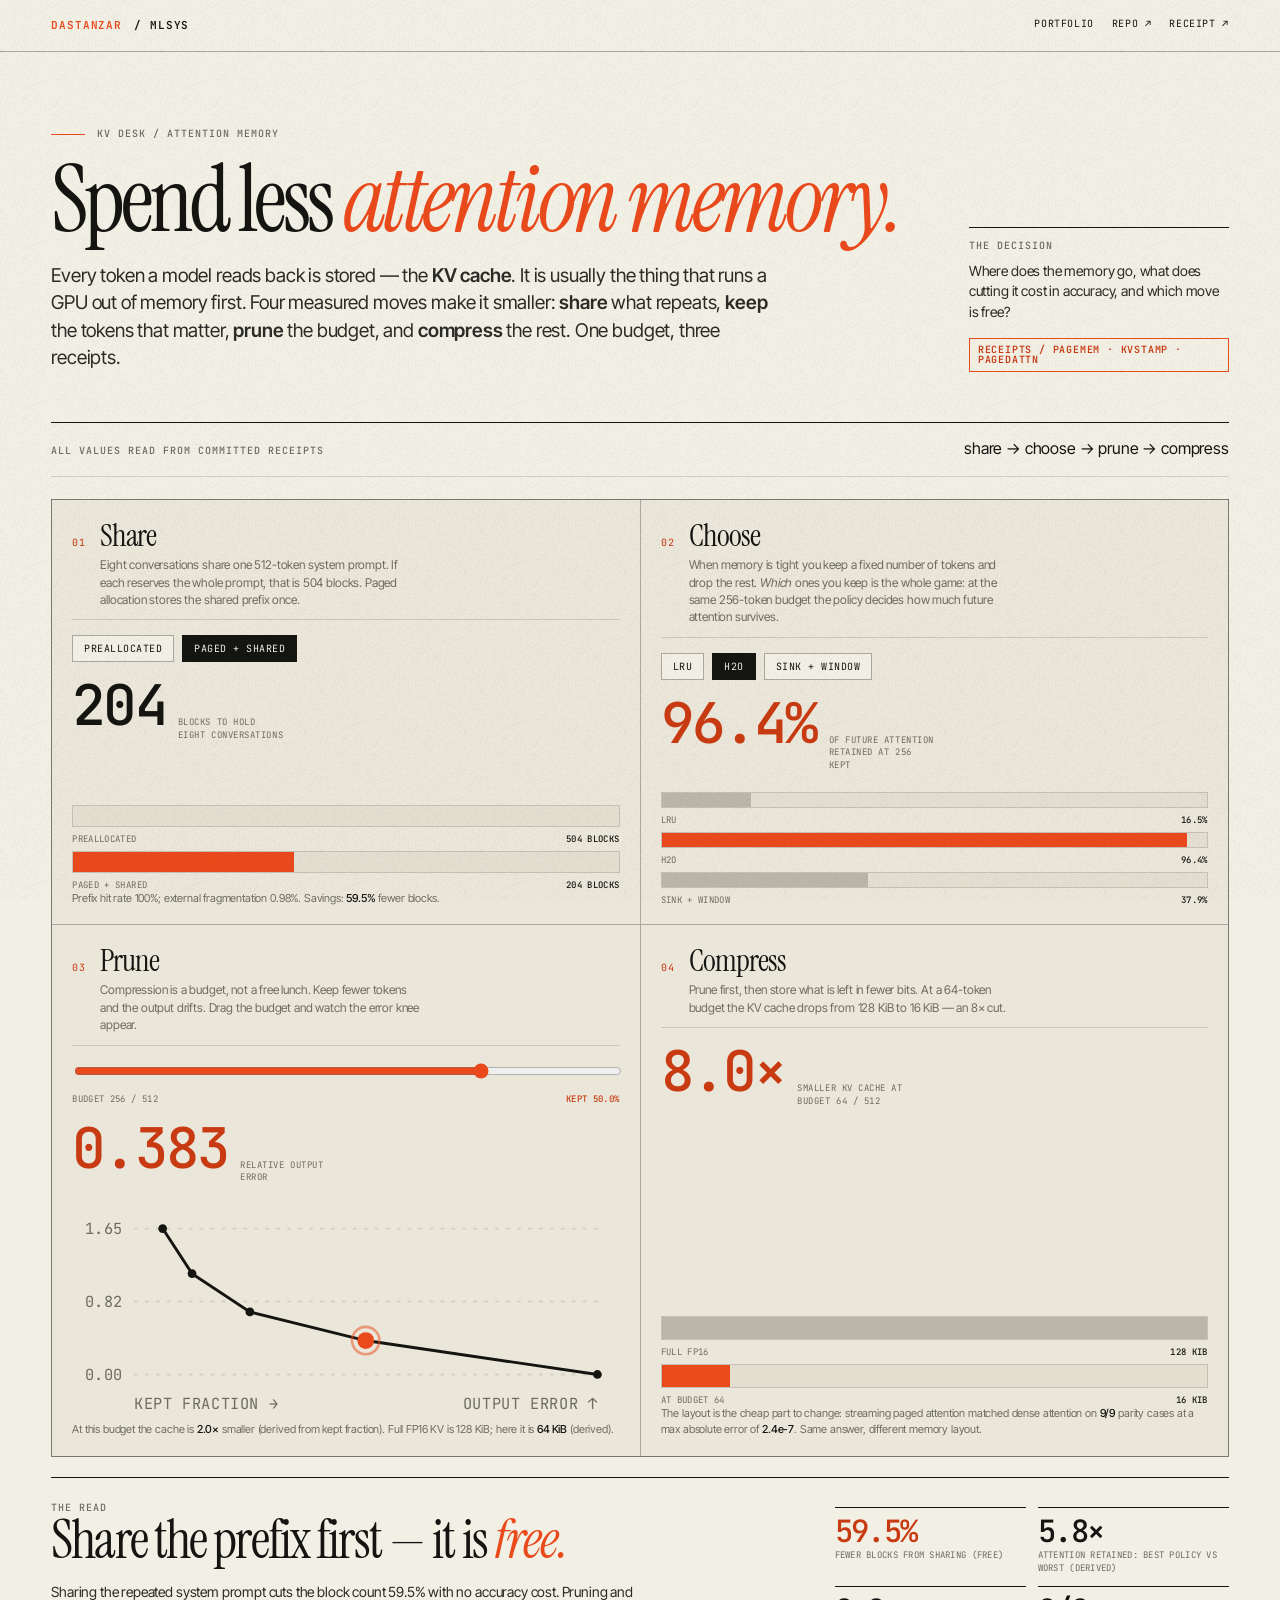
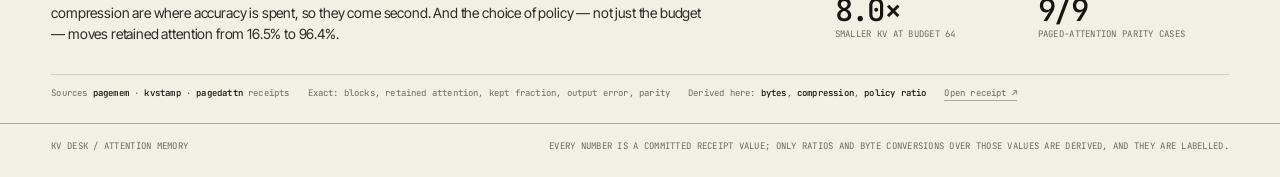
<file: app/kvdesk/index.html>
<!doctype html>
<html lang="en">
<head>
  <meta charset="utf-8">
  <meta name="viewport" content="width=device-width, initial-scale=1">
  <meta name="description" content="kv desk: four measured ways to spend less attention memory — share the prefix, keep the tokens that matter, prune the budget, compress the rest.">
  <title>kv desk — the memory dial</title>
  <link rel="stylesheet" href="../_base.css">
  <script src="data.js"></script>
  <style>
    .kvdesk .scenario h1 {
      max-width: 940px;
    }

    .kvdesk .lede {
      max-width: 720px;
      margin-top: 20px;
      color: var(--ink-soft);
      font-size: clamp(16px, 1.5vw, 19px);
      line-height: 1.45;
    }

    .kvdesk .lede b {
      font-weight: 600;
    }

    .desk-toolbar {
      display: flex;
      flex-wrap: wrap;
      align-items: center;
      justify-content: space-between;
      gap: 14px;
      padding: 14px 0 16px;
      border-top: 1px solid var(--ink);
      border-bottom: 1px solid var(--line);
    }

    .kv-grid {
      display: grid;
      grid-template-columns: repeat(2, minmax(0, 1fr));
      gap: 1px;
      margin-top: 22px;
      border: 1px solid var(--line-strong);
      background: var(--line-strong);
    }

    .kv-panel {
      display: flex;
      min-height: 340px;
      flex-direction: column;
      gap: 15px;
      padding: 20px 20px 18px;
      background: var(--paper-2);
    }

    .kv-panel-head {
      display: flex;
      align-items: baseline;
      gap: 14px;
      padding-bottom: 11px;
      border-bottom: 1px solid var(--line);
    }

    .kv-no {
      flex: none;
      color: var(--accent-dark);
      font: 10px var(--mono);
      letter-spacing: 0.1em;
    }

    .kv-panel-head h2 {
      margin: 0;
      color: var(--ink);
      font-family: var(--serif);
      font-size: 31px;
      font-weight: 400;
      letter-spacing: -0.03em;
      line-height: 1;
    }

    .kv-panel-head p {
      margin: 5px 0 0;
      max-width: 46ch;
      color: var(--muted);
      font-size: 12px;
      line-height: 1.45;
    }

    .kv-controls {
      display: flex;
      flex-wrap: wrap;
      gap: 8px;
    }

    .kv-controls button {
      padding: 6px 11px;
      border: 1px solid var(--line-strong);
      background: var(--paper);
      color: var(--ink);
      font: 10px var(--mono);
      letter-spacing: 0.05em;
      text-transform: uppercase;
      cursor: pointer;
      transition: background 0.18s, border-color 0.18s, color 0.18s;
    }

    .kv-controls button:hover,
    .kv-controls button:focus-visible {
      border-color: var(--accent);
    }

    .kv-controls button[aria-pressed="true"] {
      border-color: var(--ink);
      background: var(--ink);
      color: var(--paper);
    }

    .kv-readout {
      display: flex;
      align-items: baseline;
      gap: 12px;
      flex-wrap: wrap;
    }

    .kv-readout b {
      color: var(--ink);
      font: 500 clamp(34px, 4.4vw, 56px) / 1 var(--mono);
      letter-spacing: -0.05em;
      font-variant-numeric: tabular-nums;
    }

    .kv-readout b.accent { color: var(--accent-dark); }

    .kv-readout span {
      max-width: 22ch;
      color: var(--muted);
      font: 9px / 1.4 var(--mono);
      letter-spacing: 0.06em;
      text-transform: uppercase;
    }

    .kv-viz {
      margin-top: auto;
    }

    .kv-bar {
      position: relative;
      height: 30px;
      margin-top: 6px;
      border: 1px solid var(--line);
      background: var(--paper-3);
    }

    .kv-bar i {
      display: block;
      height: 100%;
      background: var(--ink);
      transition: width 0.32s cubic-bezier(0.22, 1, 0.36, 1);
    }

    .kv-bar.is-accent i { background: var(--accent); }
    .kv-bar.is-ghost i { background: rgba(20, 21, 17, 0.2); }

    .kv-bar-label {
      display: flex;
      justify-content: space-between;
      margin-top: 6px;
      color: var(--muted);
      font: 9px var(--mono);
      letter-spacing: 0.04em;
      text-transform: uppercase;
    }

    .kv-bar-label b {
      color: var(--ink);
      font-weight: 500;
    }

    .kv-slider {
      display: flex;
      flex-direction: column;
      gap: 6px;
    }

    .kv-slider input[type="range"] {
      width: 100%;
      accent-color: var(--accent);
    }

    .kv-slider .kv-bar-label b { color: var(--accent-dark); }

    .kv-svg {
      display: block;
      width: 100%;
      height: auto;
      margin-top: 4px;
    }

    .kv-svg-label {
      font-family: var(--mono);
      font-size: 8.4px;
      letter-spacing: 0.04em;
      text-transform: uppercase;
      fill: var(--muted);
    }

    .kv-note {
      color: var(--muted);
      font-size: 11px;
      line-height: 1.45;
    }

    .kv-note b { color: var(--ink); font-weight: 500; }

    .decision {
      display: grid;
      grid-template-columns: minmax(0, 1.3fr) minmax(0, 0.7fr);
      gap: clamp(20px, 4vw, 60px);
      align-items: start;
      margin-top: 20px;
      padding: 24px 0 30px;
      border-top: 1px solid var(--ink);
    }

    .decision h2 {
      max-width: 860px;
      font-family: var(--serif);
      font-size: clamp(30px, 4.2vw, 55px);
      font-weight: 400;
      letter-spacing: -0.035em;
      line-height: 1;
    }

    .decision h2 em { color: var(--accent); font-style: italic; }

    .decision p {
      margin-top: 13px;
      max-width: 660px;
      color: var(--ink-soft);
      font-size: 14px;
      line-height: 1.5;
    }

    .decision-figures {
      display: grid;
      grid-template-columns: repeat(2, minmax(0, 1fr));
      gap: 12px;
      padding-top: 5px;
    }

    .decision-figure {
      padding-top: 8px;
      border-top: 1px solid var(--ink);
    }

    .decision-figure strong {
      display: block;
      font: 500 clamp(22px, 2.4vw, 32px) / 1 var(--mono);
      letter-spacing: -0.05em;
      font-variant-numeric: tabular-nums;
    }

    .decision-figure span {
      display: block;
      margin-top: 3px;
      color: var(--muted);
      font: 9px / 1.35 var(--mono);
      letter-spacing: 0.03em;
      text-transform: uppercase;
    }

    .decision-figure.accent strong { color: var(--accent-dark); }

    @media (max-width: 900px) {
      .kv-grid { grid-template-columns: 1fr; }
    }

    @media (max-width: 680px) {
      .decision { grid-template-columns: 1fr; }
      .decision-figures { max-width: 460px; }
    }
  </style>
</head>
<body class="kvdesk">

<header class="masthead">
  <a class="brand" href="../../index.html"><span>DASTANZAR</span> / MLSYS</a>
  <nav aria-label="Project navigation">
    <a href="../../index.html">Portfolio</a>
    <a href="https://github.com/DastanZar/pagemem" target="_blank" rel="noopener">Repo ↗</a>
    <a href="https://github.com/DastanZar/kvstamp/blob/main/receipts/receipt.json" target="_blank" rel="noopener">Receipt ↗</a>
  </nav>
</header>

<main class="shell">

  <section class="scenario">
    <div>
      <div class="kicker"><span class="rule"></span><span class="label">kv desk / attention memory</span></div>
      <h1>Spend less <em>attention memory.</em></h1>
      <p class="lede">Every token a model reads back is stored — the <b>KV cache</b>. It is usually the thing that runs a GPU out of memory first. Four measured moves make it smaller: <b>share</b> what repeats, <b>keep</b> the tokens that matter, <b>prune</b> the budget, and <b>compress</b> the rest. One budget, three receipts.</p>
    </div>
    <div class="brief">
      <div class="label">The decision</div>
      <p>Where does the memory go, what does cutting it cost in accuracy, and which move is free?</p>
      <div class="stamp">receipts / pagemem · kvstamp · pagedattn</div>
    </div>
  </section>

  <section class="desk-toolbar" aria-label="KV desk summary">
    <div class="kicker"><span class="rule"></span><span class="label">all values read from committed receipts</span></div>
    <div class="plan-sub" id="deskSub">share → choose → prune → compress</div>
  </section>

  <section class="kv-grid" aria-label="Four moves on attention memory">

    <article class="kv-panel" id="panelShare">
      <div class="kv-panel-head">
        <span class="kv-no">01</span>
        <div>
          <h2>Share</h2>
          <p>Eight conversations share one 512-token system prompt. If each reserves the whole prompt, that is 504 blocks. Paged allocation stores the shared prefix once.</p>
        </div>
      </div>
      <div class="kv-controls" role="group" aria-label="Allocation">
        <button type="button" data-alloc="prealloc" aria-pressed="false">Preallocated</button>
        <button type="button" data-alloc="paged" aria-pressed="true">Paged + shared</button>
      </div>
      <div class="kv-readout">
        <b id="shareBlocks">204</b>
        <span>blocks to hold eight conversations</span>
      </div>
      <div class="kv-viz">
        <div class="kv-bar is-ghost" style="height:22px"><i data-bar="prealloc" style="width:100%"></i></div>
        <div class="kv-bar-label"><span>preallocated</span><b id="shareBaseLbl">504 blocks</b></div>
        <div class="kv-bar is-accent" style="height:22px"><i data-bar="paged" style="width:40.5%"></i></div>
        <div class="kv-bar-label"><span>paged + shared</span><b id="sharePagedLbl">204 blocks</b></div>
        <p class="kv-note" id="shareNote">Prefix hit rate 100%; external fragmentation 0.98%. Savings: <b>59.5%</b> fewer blocks.</p>
      </div>
    </article>

    <article class="kv-panel" id="panelChoose">
      <div class="kv-panel-head">
        <span class="kv-no">02</span>
        <div>
          <h2>Choose</h2>
          <p>When memory is tight you keep a fixed number of tokens and drop the rest. <em>Which</em> ones you keep is the whole game: at the same 256-token budget the policy decides how much future attention survives.</p>
        </div>
      </div>
      <div class="kv-controls" role="group" aria-label="Eviction policy">
        <button type="button" data-policy="lru" aria-pressed="false">LRU</button>
        <button type="button" data-policy="h2o" aria-pressed="true">H2O</button>
        <button type="button" data-policy="sink_window" aria-pressed="false">Sink + window</button>
      </div>
      <div class="kv-readout">
        <b class="accent" id="chooseRetained">96.4%</b>
        <span>of future attention retained at 256 kept</span>
      </div>
      <div class="kv-viz" id="chooseViz">
        <div class="kv-bar is-ghost" style="height:16px"><i style="width:16.5%"></i></div>
        <div class="kv-bar-label"><span>lru</span><b>16.5%</b></div>
        <div class="kv-bar is-accent" style="height:16px"><i style="width:96.4%"></i></div>
        <div class="kv-bar-label"><span>h2o</span><b>96.4%</b></div>
        <div class="kv-bar is-ghost" style="height:16px"><i style="width:37.9%"></i></div>
        <div class="kv-bar-label"><span>sink + window</span><b>37.9%</b></div>
      </div>
    </article>

    <article class="kv-panel" id="panelPrune">
      <div class="kv-panel-head">
        <span class="kv-no">03</span>
        <div>
          <h2>Prune</h2>
          <p>Compression is a budget, not a free lunch. Keep fewer tokens and the output drifts. Drag the budget and watch the error knee appear.</p>
        </div>
      </div>
      <div class="kv-slider">
        <input id="budgetRange" type="range" min="0" max="4" step="1" value="3" aria-label="KV budget, from 32 to 512 tokens kept">
        <div class="kv-bar-label"><span id="pruneBudgetLbl">budget 256 / 512</span><b id="pruneKeptLbl">kept 50.0%</b></div>
      </div>
      <div class="kv-readout">
        <b class="accent" id="pruneError">0.383</b>
        <span>relative output error</span>
      </div>
      <div class="kv-viz">
        <svg class="kv-svg" id="pruneSvg" viewBox="0 0 300 120" role="img" aria-label="Relative output error against kept fraction across the budget sweep"></svg>
        <p class="kv-note" id="pruneNote">At this budget the cache is <b>2.0×</b> smaller (derived from kept fraction). Full FP16 KV is 128 KiB; here it is <b>64 KiB</b> (derived).</p>
      </div>
    </article>

    <article class="kv-panel" id="panelCompress">
      <div class="kv-panel-head">
        <span class="kv-no">04</span>
        <div>
          <h2>Compress</h2>
          <p>Prune first, then store what is left in fewer bits. At a 64-token budget the KV cache drops from 128 KiB to 16 KiB — an 8× cut.</p>
        </div>
      </div>
      <div class="kv-readout">
        <b class="accent">8.0×</b>
        <span>smaller KV cache at budget 64 / 512</span>
      </div>
      <div class="kv-viz">
        <div class="kv-bar is-ghost" style="height:24px"><i style="width:100%"></i></div>
        <div class="kv-bar-label"><span>full fp16</span><b>128 KiB</b></div>
        <div class="kv-bar is-accent" style="height:24px"><i style="width:12.5%"></i></div>
        <div class="kv-bar-label"><span>at budget 64</span><b>16 KiB</b></div>
        <p class="kv-note">The layout is the cheap part to change: streaming paged attention matched dense attention on <b>9/9</b> parity cases at a max absolute error of <b>2.4e-7</b>. Same answer, different memory layout.</p>
      </div>
    </article>

  </section>

  <section class="decision" aria-label="KV desk read">
    <div>
      <div class="label">The read</div>
      <h2 id="decisionHeadline">Share the prefix first — it is <em>free.</em></h2>
      <p id="decisionBody">Sharing the repeated system prompt cuts the block count 59.5% with no accuracy cost. Pruning and compression are where accuracy is spent, so they come second. And the choice of policy — not just the budget — moves retained attention from 16.5% to 96.4%.</p>
    </div>
    <div class="decision-figures">
      <div class="decision-figure accent">
        <strong>59.5%</strong>
        <span>fewer blocks from sharing (free)</span>
      </div>
      <div class="decision-figure">
        <strong>5.8×</strong>
        <span>attention retained: best policy vs worst (derived)</span>
      </div>
      <div class="decision-figure">
        <strong>8.0×</strong>
        <span>smaller KV at budget 64</span>
      </div>
      <div class="decision-figure">
        <strong>9/9</strong>
        <span>paged-attention parity cases</span>
      </div>
    </div>
  </section>

  <div class="receipt-note">
    <span>Sources <b>pagemem</b> · <b>kvstamp</b> · <b>pagedattn</b> receipts</span>
    <span>Exact: blocks, retained attention, kept fraction, output error, parity</span>
    <span>Derived here: <b>bytes</b>, <b>compression</b>, <b>policy ratio</b></span>
    <a href="https://github.com/DastanZar/kvstamp/blob/main/receipts/receipt.json" target="_blank" rel="noopener">Open receipt ↗</a>
  </div>
</main>

<footer class="footer">
  <span>kv desk / attention memory</span>
  <span>Every number is a committed receipt value; only ratios and byte conversions over those values are derived, and they are labelled.</span>
</footer>

<script>
(() => {
  const D = window.KV_DATA || {};
  const A = D.allocator || {};
  const P = D.policy_lab || {};
  const S = D.stamp || {};
  const $ = (id) => document.getElementById(id);

  const pct = (x, d = 1) => `${(x * 100).toFixed(d)}%`;
  const fullBytes = S.kv_bytes_full_fp16 || 131072;

  // ---- 01 share -----------------------------------------------------------
  const setAlloc = (mode) => {
    const paged = mode === "paged";
    document.querySelectorAll("[data-alloc]").forEach((b) =>
      b.setAttribute("aria-pressed", String(b.dataset.alloc === mode)));
    $("shareBlocks").textContent = paged ? A.blocks_paged : A.blocks_preallocated_baseline;
    document.querySelector('[data-bar="paged"]').style.width =
      `${(paged ? A.blocks_paged / A.blocks_preallocated_baseline : 1) * 100}%`;
    document.querySelector('[data-bar="prealloc"]').style.width =
      `${paged ? 0 : 100}%`;
    $("shareNote").innerHTML = paged
      ? `Prefix hit rate ${pct(A.prefix_hit_rate, 0)}; external fragmentation ${pct(A.external_fragmentation, 2)}. Savings: <b>${A.savings}</b> fewer blocks.`
      : `Each conversation reserves the full ${A.shared_system_prompt_tokens}-token prefix: ${A.blocks_preallocated_baseline} blocks, no sharing.`;
  };
  document.querySelectorAll("[data-alloc]").forEach((b) =>
    b.addEventListener("click", () => setAlloc(b.dataset.alloc)));

  // ---- 02 choose ----------------------------------------------------------
  const setPolicy = (key) => {
    document.querySelectorAll("[data-policy]").forEach((b) =>
      b.setAttribute("aria-pressed", String(b.dataset.policy === key)));
    const r = (P[key] && P[key].retained_future_attention) || 0;
    $("chooseRetained").textContent = pct(r, 1);
  };
  document.querySelectorAll("[data-policy]").forEach((b) =>
    b.addEventListener("click", () => setPolicy(b.dataset.policy)));

  // ---- 03 prune -----------------------------------------------------------
  const sweep = Object.entries(S.sweep || {}).map(([k, v]) => ({
    budget: parseInt(k.split("=")[1].split("/")[0], 10),
    kept: v.kept_fraction,
    err: v.relative_output_error,
  })).sort((a, b) => a.kept - b.kept);
  const clamp = (x, lo, hi) => Math.max(lo, Math.min(hi, x));
  const maxErr = Math.max(...sweep.map((p) => p.err), 0.0001);

  const drawPrune = (active) => {
    const W = 300, H = 120, L = 34, R = 12, T = 14, B = 26;
    const pw = W - L - R, ph = H - T - B;
    const x = (kept) => L + (kept) * pw;
    const y = (err) => T + ph - (err / maxErr) * ph;
    const pts = sweep.map((p) => `${x(p.kept).toFixed(1)},${y(p.err).toFixed(1)}`).join(" ");
    let grid = "";
    for (const g of [0, 0.5, 1]) {
      const gy = T + ph - g * ph;
      grid += `<line x1="${L}" y1="${gy.toFixed(1)}" x2="${W - R}" y2="${gy.toFixed(1)}" stroke="#141511" stroke-opacity=".1" stroke-dasharray="2 4"/>`
        + `<text x="${L - 6}" y="${(gy + 3).toFixed(1)}" text-anchor="end" class="kv-svg-label">${(g * maxErr).toFixed(2)}</text>`;
    }
    const dots = sweep.map((p) => {
      const on = p.budget === active.budget;
      return `<circle cx="${x(p.kept).toFixed(1)}" cy="${y(p.err).toFixed(1)}" r="${on ? 4.6 : 2.4}" fill="${on ? "#E9491B" : "#141511"}" />`;
    }).join("");
    $("pruneSvg").innerHTML = `
      ${grid}
      <polyline points="${pts}" fill="none" stroke="#141511" stroke-width="1.6"/>
      ${dots}
      <text x="${L}" y="${H - 7}" class="kv-svg-label">kept fraction →</text>
      <text x="${W - R}" y="${H - 7}" text-anchor="end" class="kv-svg-label">output error ↑</text>
      <circle cx="${x(active.kept).toFixed(1)}" cy="${y(active.err).toFixed(1)}" r="7.5" fill="none" stroke="#E9491B" stroke-width="1.4" opacity=".5"/>`;
  };

  const setBudget = (index) => {
    const p = sweep[clamp(index, 0, sweep.length - 1)];
    $("pruneBudgetLbl").textContent = `budget ${p.budget} / ${S.context_tokens || 512}`;
    $("pruneKeptLbl").textContent = `kept ${pct(p.kept, 1)}`;
    $("pruneError").textContent = p.err.toFixed(3);
    const bytes = fullBytes * p.kept;
    const comp = 1 / p.kept;
    $("pruneNote").innerHTML = `At this budget the cache is <b>${comp.toFixed(1)}×</b> smaller (derived from kept fraction). Full FP16 KV is 128 KiB; here it is <b>${(bytes / 1024).toFixed(0)} KiB</b> (derived).`;
    drawPrune(p);
  };
  $("budgetRange").addEventListener("input", (e) => setBudget(parseInt(e.target.value, 10)));

  // ---- boot ---------------------------------------------------------------
  setAlloc("paged");
  setPolicy("h2o");
  setBudget(3);
})();
</script>
</body>
</html>
</file>
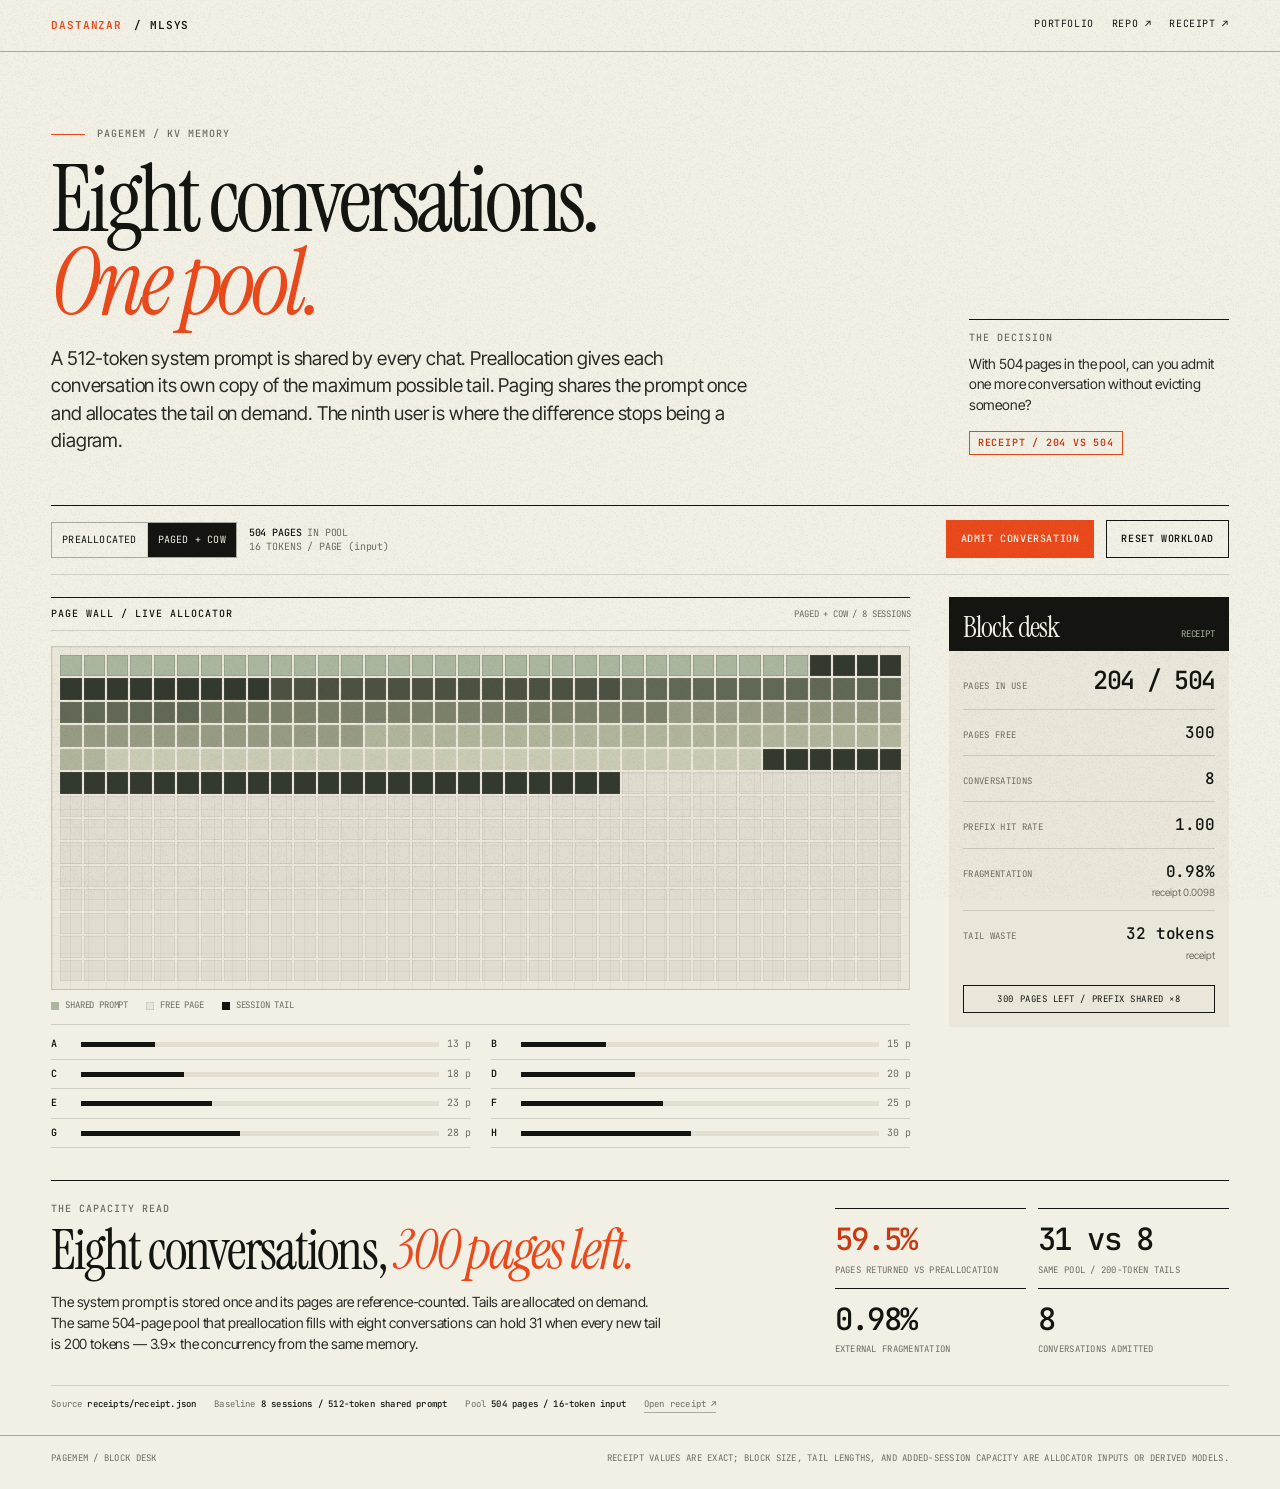
<file: app/pagemem/index.html>
<!doctype html>
<html lang="en">
<head>
  <meta charset="utf-8">
  <meta name="viewport" content="width=device-width, initial-scale=1">
  <meta name="description" content="pagemem block desk: admit a ninth conversation into a fixed KV pool and see the pages that preallocation would have stranded.">
  <title>pagemem — block desk</title>
  <link rel="stylesheet" href="../_base.css">
  <script src="data.js"></script>
  <style>
    .pagemem .scenario h1 {
      max-width: 980px;
    }

    .pagemem .lede {
      max-width: 700px;
      margin-top: 20px;
      color: var(--ink-soft);
      font-size: clamp(16px, 1.5vw, 19px);
      line-height: 1.45;
    }

    .pagemem .lede b {
      font-weight: 600;
    }

    .desk-toolbar {
      display: flex;
      flex-wrap: wrap;
      align-items: end;
      justify-content: space-between;
      gap: 14px;
      padding: 14px 0 16px;
      border-top: 1px solid var(--ink);
      border-bottom: 1px solid var(--line);
    }

    .toolbar-group {
      display: flex;
      flex-wrap: wrap;
      align-items: center;
      gap: 12px;
    }

    .pool-readout {
      color: var(--muted);
      font-family: var(--mono);
      font-size: 10px;
      line-height: 1.4;
      text-transform: uppercase;
    }

    .pool-readout b {
      color: var(--ink);
      font-weight: 500;
    }

    .pool-readout span {
      color: var(--muted);
      text-transform: none;
    }

    .desk {
      display: grid;
      grid-template-columns: minmax(0, 1.55fr) minmax(280px, 0.45fr);
      gap: clamp(18px, 3vw, 42px);
      align-items: start;
      padding: 22px 0 14px;
    }

    .stage {
      min-width: 0;
      border-top: 1px solid var(--ink);
    }

    .stage-head {
      display: flex;
      align-items: baseline;
      justify-content: space-between;
      gap: 12px;
      padding: 10px 0 9px;
      border-bottom: 1px solid var(--line);
    }

    .stage-head .label {
      color: var(--ink);
    }

    .stage-head .sub {
      color: var(--muted);
      font-family: var(--mono);
      font-size: 9px;
      text-transform: uppercase;
    }

    .wall-wrap {
      padding: 15px 0 12px;
      border-bottom: 1px solid var(--line);
    }

    .pagewall {
      display: grid;
      grid-template-columns: repeat(36, minmax(0, 1fr));
      gap: 2px;
      width: 100%;
      padding: 8px;
      border: 1px solid var(--line);
      background:
        linear-gradient(rgba(20, 21, 17, 0.035) 1px, transparent 1px),
        linear-gradient(90deg, rgba(20, 21, 17, 0.035) 1px, transparent 1px),
        var(--paper-2);
      background-size: 18px 18px;
    }

    .page {
      position: relative;
      aspect-ratio: 1;
      min-width: 0;
      background: rgba(20, 21, 17, 0.045);
      box-shadow: inset 0 0 0 0.5px rgba(20, 21, 17, 0.11);
      transition: background 140ms ease, opacity 140ms ease;
    }

    .page.prefix {
      background: var(--sage);
      box-shadow: inset 0 0 0 0.5px rgba(20, 21, 17, 0.22);
    }

    .page.used {
      background: var(--ink);
      box-shadow: inset 0 0 0 0.5px rgba(239, 234, 221, 0.15);
    }

    .page.used.tone-1 { background: #34392f; }
    .page.used.tone-2 { background: #4c5142; }
    .page.used.tone-3 { background: #626856; }
    .page.used.tone-4 { background: #7c816c; }
    .page.used.tone-5 { background: #979b83; }
    .page.used.tone-6 { background: #b0b49b; }
    .page.used.tone-7 { background: #c9cbb4; }

    .page.padding {
      background:
        repeating-linear-gradient(135deg, transparent 0 2px, rgba(20, 21, 17, 0.16) 2px 3px),
        var(--paper-3);
    }

    .page.new {
      animation: page-in 420ms cubic-bezier(0.16, 1, 0.3, 1) both;
    }

    @keyframes page-in {
      from { opacity: 0; transform: scale(0.35); }
      to { opacity: 1; transform: scale(1); }
    }

    .legend {
      display: flex;
      flex-wrap: wrap;
      gap: 8px 18px;
      padding: 9px 0 0;
      color: var(--muted);
      font-family: var(--mono);
      font-size: 9px;
      text-transform: uppercase;
    }

    .legend span {
      display: inline-flex;
      align-items: center;
      gap: 6px;
    }

    .legend i {
      width: 8px;
      height: 8px;
      display: inline-block;
      background: var(--ink);
    }

    .legend .i-prefix { background: var(--sage); }
    .legend .i-pad { background: repeating-linear-gradient(135deg, transparent 0 2px, rgba(20,21,17,.35) 2px 3px), var(--paper-3); }
    .legend .i-free { background: rgba(20,21,17,.05); box-shadow: inset 0 0 0 0.5px rgba(20,21,17,.2); }

    .session-list {
      display: grid;
      grid-template-columns: repeat(2, minmax(0, 1fr));
      gap: 0 20px;
      padding-top: 5px;
    }

    .session-line {
      display: grid;
      grid-template-columns: 22px minmax(0, 1fr) auto;
      gap: 8px;
      align-items: baseline;
      padding: 7px 0;
      border-bottom: 1px solid var(--line);
      font-family: var(--mono);
      font-size: 10px;
    }

    .session-line .id {
      font-weight: 600;
    }

    .session-line .bar {
      height: 5px;
      background: var(--paper-3);
      overflow: hidden;
    }

    .session-line .bar i {
      display: block;
      height: 100%;
      background: var(--ink);
    }

    .session-line .num {
      color: var(--muted);
      text-align: right;
    }

    .session-line.rejected {
      color: var(--accent-dark);
    }

    .block-ledger {
      position: sticky;
      top: 18px;
      border-top: 4px solid var(--ink);
      background: var(--paper-2);
    }

    .block-ledger-head {
      display: flex;
      align-items: baseline;
      justify-content: space-between;
      gap: 12px;
      padding: 12px 14px 9px;
      background: var(--ink);
      color: var(--paper);
    }

    .block-ledger-head h2 {
      font-family: var(--serif);
      font-size: 29px;
      font-weight: 400;
      letter-spacing: -0.03em;
      line-height: 1;
    }

    .block-ledger-head span {
      color: var(--sage);
      font-family: var(--mono);
      font-size: 9px;
      text-transform: uppercase;
    }

    .block-ledger dl {
      margin: 0;
      padding: 0 14px;
    }

    .block-row {
      display: flex;
      align-items: baseline;
      justify-content: space-between;
      gap: 14px;
      padding: 11px 0;
      border-bottom: 1px solid var(--line);
    }

    .block-row:last-child {
      border-bottom: 0;
    }

    .block-row dt {
      color: var(--muted);
      font-family: var(--mono);
      font-size: 9px;
      letter-spacing: 0.04em;
      text-transform: uppercase;
    }

    .block-row dd {
      font-family: var(--mono);
      font-size: 16px;
      font-weight: 500;
      text-align: right;
      font-variant-numeric: tabular-nums;
    }

    .block-row dd.big {
      font-size: 25px;
      letter-spacing: -0.06em;
    }

    .block-row dd.accent {
      color: var(--accent-dark);
    }

    .block-row dd small {
      display: block;
      margin-top: 2px;
      color: var(--muted);
      font-family: var(--sans);
      font-size: 10px;
      font-weight: 400;
      letter-spacing: 0;
      text-transform: none;
    }

    .ledger-stamp {
      margin: 12px 14px 14px;
      border: 1px solid var(--accent);
      color: var(--accent-dark);
      font-family: var(--mono);
      font-size: 9px;
      letter-spacing: 0.06em;
      line-height: 1.35;
      padding: 7px 8px;
      text-align: center;
      text-transform: uppercase;
      transition: background 160ms ease, color 160ms ease;
    }

    .ledger-stamp.reject {
      background: var(--accent);
      color: var(--paper);
    }

    .ledger-stamp.ok {
      border-color: var(--ink);
      color: var(--ink);
    }

    .decision {
      display: grid;
      grid-template-columns: minmax(0, 1.3fr) minmax(0, 0.7fr);
      gap: clamp(20px, 4vw, 60px);
      align-items: start;
      margin-top: 18px;
      padding: 22px 0 30px;
      border-top: 1px solid var(--ink);
    }

    .decision .label {
      margin-bottom: 8px;
    }

    .decision h2 {
      max-width: 860px;
      font-family: var(--serif);
      font-size: clamp(31px, 4.3vw, 57px);
      font-weight: 400;
      letter-spacing: -0.035em;
      line-height: 0.98;
    }

    .decision h2 em {
      color: var(--accent);
      font-style: italic;
    }

    .decision p {
      margin-top: 13px;
      max-width: 620px;
      color: var(--ink-soft);
      font-size: 14px;
      line-height: 1.5;
    }

    .decision-figures {
      display: grid;
      grid-template-columns: repeat(2, minmax(0, 1fr));
      gap: 12px;
      padding-top: 5px;
    }

    .decision-figure {
      border-top: 1px solid var(--ink);
      padding-top: 8px;
    }

    .decision-figure strong {
      display: block;
      font-family: var(--mono);
      font-size: clamp(22px, 2.4vw, 32px);
      font-weight: 500;
      letter-spacing: -0.05em;
    }

    .decision-figure span {
      display: block;
      margin-top: 2px;
      color: var(--muted);
      font-family: var(--mono);
      font-size: 9px;
      letter-spacing: 0.03em;
      line-height: 1.35;
      text-transform: uppercase;
    }

    .decision-figure.accent strong {
      color: var(--accent-dark);
    }

    @media (max-width: 1060px) {
      .desk {
        grid-template-columns: 1fr;
      }

      .block-ledger {
        position: static;
      }

      .block-ledger dl {
        display: grid;
        grid-template-columns: repeat(2, minmax(0, 1fr));
        column-gap: 24px;
      }

      .block-ledger-head,
      .ledger-stamp {
        grid-column: 1 / -1;
      }
    }

    @media (max-width: 680px) {
      .pagewall {
        gap: 1.5px;
        padding: 5px;
      }

      .session-list {
        grid-template-columns: 1fr;
      }

      .decision {
        grid-template-columns: 1fr;
      }

      .decision-figures {
        max-width: 460px;
      }
    }

    @media (max-width: 440px) {
      .block-ledger dl {
        display: block;
      }

      .pagewall {
        grid-template-columns: repeat(28, minmax(0, 1fr));
      }

      .decision-figures {
        grid-template-columns: 1fr 1fr;
      }
    }
  </style>
</head>
<body class="pagemem">

<header class="masthead">
  <a class="brand" href="../../index.html"><span>DASTANZAR</span> / MLSYS</a>
  <nav aria-label="Project navigation">
    <a href="../../index.html">Portfolio</a>
    <a href="https://github.com/DastanZar/pagemem" target="_blank" rel="noopener">Repo ↗</a>
    <a href="https://github.com/DastanZar/pagemem/blob/main/receipts/receipt.json" target="_blank" rel="noopener">Receipt ↗</a>
  </nav>
</header>

<main class="shell">

  <section class="scenario">
    <div>
      <div class="kicker"><span class="rule"></span><span class="label">pagemem / KV memory</span></div>
      <h1>Eight conversations.<br><em>One pool.</em></h1>
      <p class="lede">A 512-token system prompt is shared by every chat. Preallocation gives each conversation its own copy of the maximum possible tail. Paging shares the prompt once and allocates the tail on demand. The ninth user is where the difference stops being a diagram.</p>
    </div>
    <div class="brief">
      <div class="label">The decision</div>
      <p>With 504 pages in the pool, can you admit one more conversation without evicting someone?</p>
      <div class="stamp">receipt / 204 vs 504</div>
    </div>
  </section>

  <section class="desk-toolbar" aria-label="Allocator controls">
    <div class="toolbar-group">
      <div class="seg" role="group" aria-label="Allocation mode">
        <button type="button" data-mode="prealloc" aria-pressed="false">Preallocated</button>
        <button type="button" data-mode="paged" aria-pressed="true">Paged + COW</button>
      </div>
      <div class="pool-readout"><b>504 pages</b> in pool<br>16 tokens / page <span title="Allocator input, not a receipt measurement">(input)</span></div>
    </div>
    <div class="toolbar-group">
      <button class="btn primary" id="admitBtn" type="button">Admit conversation</button>
      <button class="btn" id="resetBtn" type="button">Reset workload</button>
    </div>
  </section>

  <section class="desk">
    <div class="stage" aria-label="KV page wall">
      <div class="stage-head">
        <div class="label">Page wall / live allocator</div>
        <div class="sub" id="modeSub">PAGED + COW / 8 SESSIONS</div>
      </div>
      <div class="wall-wrap">
        <div class="pagewall" id="pagewall" role="img" aria-label="KV block allocation map"></div>
        <div class="legend">
          <span><i class="i-prefix"></i><span id="legendPrefix">shared prompt</span></span>
          <span id="legendPad"><i class="i-pad"></i>preallocated padding</span>
          <span id="legendFree"><i class="i-free"></i>free page</span>
          <span><i></i>session tail</span>
        </div>
      </div>
      <div class="session-list" id="sessionList" aria-label="Session block tables"></div>
    </div>

    <aside class="block-ledger" aria-label="Allocator ledger">
      <div class="block-ledger-head">
        <h2>Block desk</h2>
        <span id="ledgerMode">receipt</span>
      </div>
      <dl>
        <div class="block-row"><dt>Pages in use</dt><dd class="big" id="lUsed">—</dd></div>
        <div class="block-row"><dt>Pages free</dt><dd id="lFree">—</dd></div>
        <div class="block-row"><dt>Conversations</dt><dd id="lSessions">—</dd></div>
        <div class="block-row"><dt>Prefix hit rate</dt><dd id="lHit">—</dd></div>
        <div class="block-row"><dt>Fragmentation</dt><dd id="lFrag">—</dd></div>
        <div class="block-row"><dt>Tail waste</dt><dd id="lWaste">—</dd></div>
      </dl>
      <div class="ledger-stamp ok" id="ledgerStamp">Receipt workload loaded</div>
    </aside>
  </section>

  <section class="decision" aria-label="Capacity decision">
    <div>
      <div class="label">The capacity read</div>
      <h2 id="decisionHeadline">—</h2>
      <p id="decisionBody">—</p>
    </div>
    <div class="decision-figures">
      <div class="decision-figure accent">
        <strong id="dSaved">—</strong>
        <span>pages returned vs preallocation</span>
      </div>
      <div class="decision-figure">
        <strong id="dCapacity">—</strong>
        <span>same pool / 200-token tails</span>
      </div>
      <div class="decision-figure">
        <strong id="dFrag">—</strong>
        <span>external fragmentation</span>
      </div>
      <div class="decision-figure">
        <strong id="dSessions">—</strong>
        <span>conversations admitted</span>
      </div>
    </div>
  </section>

  <div class="receipt-note">
    <span>Source <b>receipts/receipt.json</b></span>
    <span>Baseline <b>8 sessions / 512-token shared prompt</b></span>
    <span>Pool <b>504 pages / 16-token input</b></span>
    <a href="https://github.com/DastanZar/pagemem/blob/main/receipts/receipt.json" target="_blank" rel="noopener">Open receipt ↗</a>
  </div>
</main>

<footer class="footer">
  <span>pagemem / block desk</span>
  <span>Receipt values are exact; block size, tail lengths, and added-session capacity are allocator inputs or derived models.</span>
</footer>

<script>
(() => {
  const DATA = window.PAGEMEM_DATA || {};
  const A = DATA.allocator || {};
  const BUDGET = A.blocks_preallocated_baseline || 504;
  const BLOCK = 16;
  const PREFIX_TOKENS = A.shared_system_prompt_tokens || 512;
  const PREFIX_PAGES = Math.ceil(PREFIX_TOKENS / BLOCK);
  const INITIAL_TAILS = [200, 240, 280, 320, 360, 400, 440, 480];
  const PREALLOC_PER_SESSION = Math.ceil((A.blocks_preallocated_baseline || 504) / (A.sequences || INITIAL_TAILS.length));
  const NEW_TAIL = 200;
  const LETTERS = "ABCDEFGHIJKLMNOPQRSTUVWXYZ";

  const $ = (id) => document.getElementById(id);
  const wall = $("pagewall");
  const list = $("sessionList");
  const modeSub = $("modeSub");
  const ledgerMode = $("ledgerMode");
  const stamp = $("ledgerStamp");

  const state = {
    mode: "paged",
    sessions: INITIAL_TAILS.map((tail, index) => ({ id: LETTERS[index], tail, added: false })),
    rejected: false,
    lastAdded: [],
  };

  const fmt = (value, digits = 0) => Number(value).toLocaleString("en-US", { maximumFractionDigits: digits, minimumFractionDigits: digits });
  const pct = (value) => (value * 100).toFixed(1).replace(/\.0$/, "") + "%";
  const pct2 = (value) => (value * 100).toFixed(2) + "%";

  function pagesFor(tail) {
    return Math.ceil(tail / BLOCK);
  }

  function usedPages() {
    if (!state.sessions.length) return 0;
    if (state.mode === "paged") {
      return PREFIX_PAGES + state.sessions.reduce((sum, session) => sum + pagesFor(session.tail), 0);
    }
    return state.sessions.length * PREALLOC_PER_SESSION;
  }

  function occupancyTokens() {
    return state.sessions.reduce((sum, session) => {
      return sum + (state.mode === "paged" ? 0 : PREFIX_TOKENS) + session.tail;
    }, state.mode === "paged" && state.sessions.length ? PREFIX_TOKENS : 0);
  }

  function capacityTokens() {
    return usedPages() * BLOCK;
  }

  function fragmentation() {
    if (!usedPages()) return 0;
    return Math.max(0, 1 - occupancyTokens() / capacityTokens());
  }

  function canAdmit() {
    const needed = state.mode === "paged" ? pagesFor(NEW_TAIL) : PREALLOC_PER_SESSION;
    return usedPages() + needed <= BUDGET;
  }

  function maxSessionsFor(mode) {
    if (mode === "prealloc") return Math.floor(BUDGET / PREALLOC_PER_SESSION);
    const base = PREFIX_PAGES + INITIAL_TAILS.reduce((sum, tail) => sum + pagesFor(tail), 0);
    return INITIAL_TAILS.length + Math.floor((BUDGET - base) / pagesFor(NEW_TAIL));
  }

  function toneFor(index) {
    return "tone-" + ((index % 7) + 1);
  }

  function renderWall() {
    wall.innerHTML = "";
    const used = usedPages();
    const fragments = [];
    const addedSet = new Set(state.lastAdded);

    if (state.mode === "paged") {
      for (let i = 0; i < PREFIX_PAGES; i += 1) {
        fragments.push({ type: "prefix", label: `Shared system prompt / page ${i + 1} / refcount ${state.sessions.length}` });
      }
      state.sessions.forEach((session, index) => {
        const pages = pagesFor(session.tail);
        for (let i = 0; i < pages; i += 1) {
          fragments.push({
            type: "used " + toneFor(index),
            label: `${session.id} / tail page ${i + 1} / ${session.tail} tokens`,
            added: addedSet.has(session.id),
          });
        }
      });
      for (let i = used; i < BUDGET; i += 1) {
        fragments.push({ type: "free", label: `Free page ${i + 1}` });
      }
    } else {
      state.sessions.forEach((session, index) => {
        const pages = PREALLOC_PER_SESSION;
        for (let i = 0; i < pages; i += 1) {
          const isPrefix = i < PREFIX_PAGES;
          const isPadding = i >= Math.ceil((PREFIX_TOKENS + session.tail) / BLOCK);
          fragments.push({
            type: isPrefix ? "prefix" : (isPadding ? "padding" : "used " + toneFor(index)),
            label: `${session.id} / ${isPrefix ? "own prompt copy" : (isPadding ? "reserved padding" : "tail")} / page ${i + 1}`,
            added: addedSet.has(session.id),
          });
        }
      });
      for (let i = used; i < BUDGET; i += 1) {
        fragments.push({ type: "free", label: `Free page ${i + 1}` });
      }
    }

    const fragment = document.createDocumentFragment();
    fragments.slice(0, BUDGET).forEach((item) => {
      const cell = document.createElement("span");
      cell.className = "page " + item.type + (item.added ? " new" : "");
      cell.title = item.label;
      fragment.appendChild(cell);
    });
    wall.appendChild(fragment);

    modeSub.textContent = state.mode === "paged"
      ? `PAGED + COW / ${state.sessions.length} SESSIONS`
      : `PREALLOCATED / ${state.sessions.length} SESSIONS`;
    $("legendPrefix").textContent = state.mode === "paged" ? "shared prompt" : "own prompt copy";
    $("legendPad").style.display = state.mode === "paged" ? "none" : "inline-flex";
    $("legendFree").style.display = state.mode === "paged" ? "inline-flex" : "none";
  }

  function renderSessions() {
    list.innerHTML = "";
    state.sessions.forEach((session, index) => {
      const line = document.createElement("div");
      line.className = "session-line";
      const pageCount = state.mode === "paged" ? pagesFor(session.tail) : PREALLOC_PER_SESSION;
      const width = Math.min(100, pageCount / PREALLOC_PER_SESSION * 100);
      line.innerHTML = `
        <span class="id">${session.id}</span>
        <span class="bar"><i style="width:${width}%;background:${state.mode === "paged" ? "var(--ink)" : "var(--sage)"}"></i></span>
        <span class="num">${pageCount} p</span>
      `;
      list.appendChild(line);
    });
    if (state.rejected) {
      const line = document.createElement("div");
      line.className = "session-line rejected";
      line.innerHTML = `<span class="id">${LETTERS[state.sessions.length] || "?"}</span><span class="bar"><i style="width:100%"></i></span><span class="num">rejected</span>`;
      list.appendChild(line);
    }
  }

  function renderLedger() {
    const used = usedPages();
    const free = Math.max(0, BUDGET - used);
    const frag = fragmentation();
    const hit = state.mode === "paged" && state.sessions.length > 1 ? 1 : 0;
    const waste = Math.max(0, used * BLOCK - occupancyTokens());

    $("lUsed").textContent = `${fmt(used)} / ${fmt(BUDGET)}`;
    $("lFree").textContent = fmt(free);
    $("lSessions").textContent = fmt(state.sessions.length);
    $("lHit").textContent = state.mode === "paged" ? hit.toFixed(2) : "0.00";
    $("lFrag").innerHTML = state.mode === "paged" && state.sessions.length === 8
      ? `${pct2(frag)}<small>receipt 0.0098</small>`
      : `${pct2(frag)}<small>${state.mode === "paged" ? "live allocator" : "derived"}</small>`;
    $("lWaste").innerHTML = `${fmt(waste)} tokens<small>${state.mode === "paged" && state.sessions.length === 8 ? "receipt" : "derived"}</small>`;
    ledgerMode.textContent = state.sessions.length === 8 && state.mode === "paged" ? "receipt" : "live";

    $("dSaved").textContent = `${pct(1 - used / BUDGET)}`;
    $("dCapacity").textContent = `${maxSessionsFor("paged")} vs ${maxSessionsFor("prealloc")}`;
    $("dFrag").textContent = pct2(frag);
    $("dSessions").textContent = fmt(state.sessions.length);

    if (state.rejected) {
      stamp.className = "ledger-stamp reject";
      stamp.textContent = state.mode === "prealloc"
        ? "Pool exhausted / 9th locked out"
        : "Pool exhausted / no free pages";
    } else if (state.mode === "prealloc") {
      stamp.className = "ledger-stamp";
      stamp.textContent = "8 × own prompt copy / 504 reserved";
    } else {
      stamp.className = "ledger-stamp ok";
      stamp.textContent = `${fmt(free)} pages left / prefix shared ×${state.sessions.length}`;
    }

    const ninth = state.sessions.length >= 9;
    if (state.mode === "prealloc") {
      $("decisionHeadline").innerHTML = ninth
        ? `The ninth conversation is <em>locked out.</em>`
        : `The pool is <em>already reserved.</em>`;
      $("decisionBody").textContent = "Every conversation gets its own copy of the shared prompt and a tail sized for the worst case. At 504 pages, that is eight conversations and no room for a ninth — even though the actual tails leave most of those pages empty.";
    } else {
      $("decisionHeadline").innerHTML = ninth
        ? `The ninth conversation <em>fits.</em>`
        : `Eight conversations, <em>300 pages left.</em>`;
      $("decisionBody").textContent = "The system prompt is stored once and its pages are reference-counted. Tails are allocated on demand. The same 504-page pool that preallocation fills with eight conversations can hold 31 when every new tail is 200 tokens — 3.9× the concurrency from the same memory.";
    }
  }

  function render() {
    renderWall();
    renderSessions();
    renderLedger();
  }

  function setMode(mode) {
    state.mode = mode;
    document.querySelectorAll("[data-mode]").forEach((button) => {
      button.setAttribute("aria-pressed", String(button.dataset.mode === mode));
    });
    state.sessions = INITIAL_TAILS.map((tail, index) => ({ id: LETTERS[index], tail, added: false }));
    state.rejected = false;
    state.lastAdded = [];
    render();
  }

  function admit() {
    if (!canAdmit()) {
      state.rejected = true;
      render();
      stamp.classList.remove("reject");
      void stamp.offsetWidth;
      stamp.classList.add("reject");
      return;
    }
    const id = LETTERS[state.sessions.length] || String(state.sessions.length + 1);
    state.sessions.push({ id, tail: NEW_TAIL, added: true });
    state.lastAdded = [id];
    state.rejected = false;
    render();
  }

  document.querySelectorAll("[data-mode]").forEach((button) => {
    button.addEventListener("click", () => setMode(button.dataset.mode));
  });
  $("admitBtn").addEventListener("click", admit);
  $("resetBtn").addEventListener("click", () => setMode(state.mode));

  setMode("paged");
})();
</script>
</body>
</html>
</file>
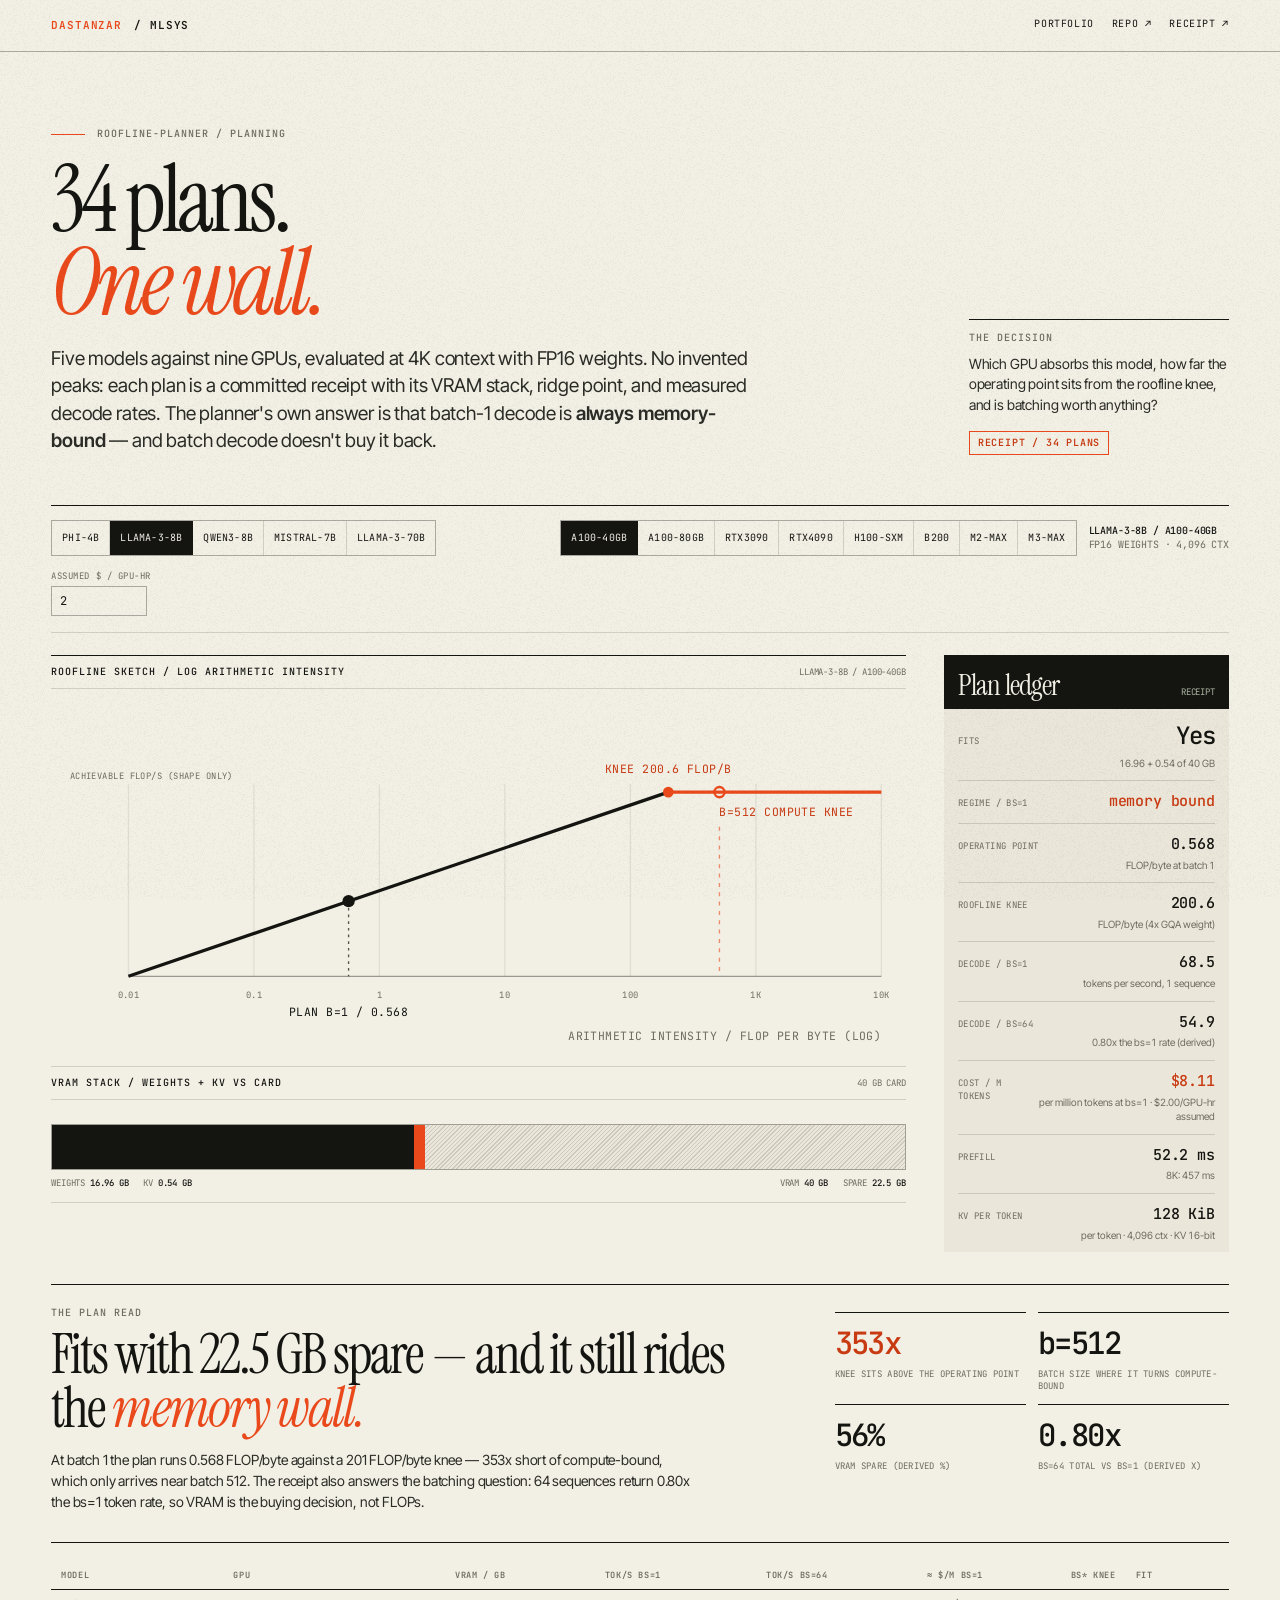
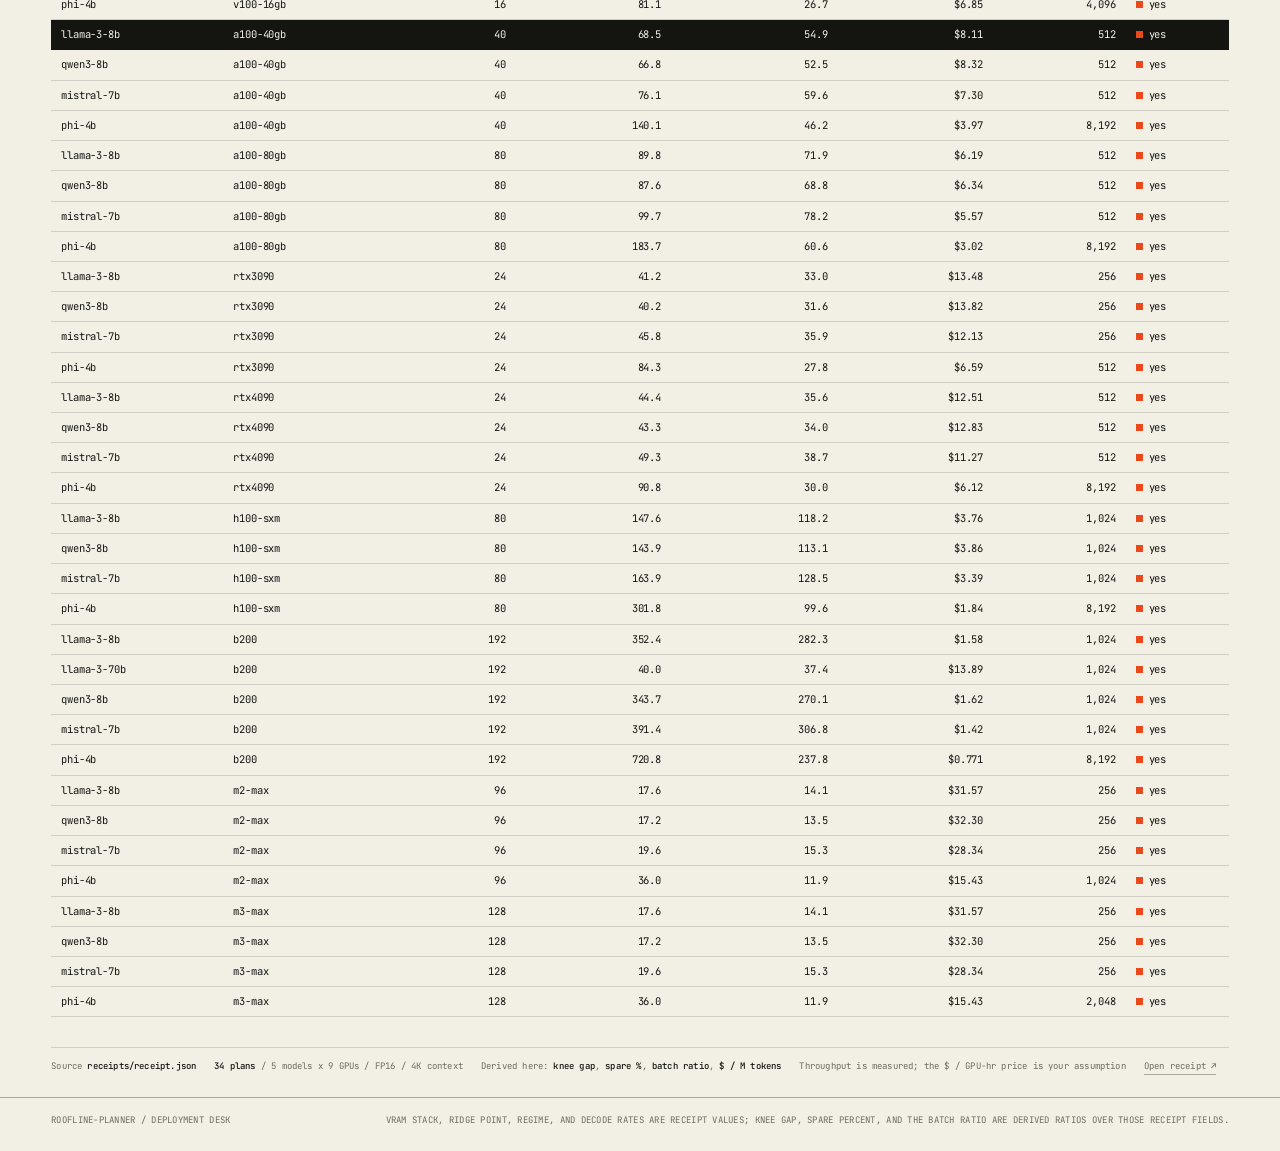
<file: app/roofline-planner/index.html>
<!doctype html>
<html lang="en">
<head>
  <meta charset="utf-8">
  <meta name="viewport" content="width=device-width, initial-scale=1">
  <meta name="description" content="roofline-planner deployment desk: pick a model and GPU from 34 committed plans and see the VRAM fit, the roofline ridge, and the batch where memory-bound decode turns compute-bound.">
  <title>roofline-planner — deployment desk</title>
  <link rel="stylesheet" href="../_base.css">
  <script src="data.js"></script>
  <style>
    .roofline .scenario h1 {
      max-width: 900px;
    }

    .roofline .lede {
      max-width: 700px;
      margin-top: 20px;
      color: var(--ink-soft);
      font-size: clamp(16px, 1.5vw, 19px);
      line-height: 1.45;
    }

    .roofline .lede b {
      font-weight: 600;
    }

    .desk-toolbar {
      display: flex;
      flex-wrap: wrap;
      align-items: end;
      justify-content: space-between;
      gap: 14px;
      padding: 14px 0 16px;
      border-top: 1px solid var(--ink);
      border-bottom: 1px solid var(--line);
    }

    .toolbar-group {
      display: flex;
      flex-wrap: wrap;
      align-items: center;
      gap: 12px;
    }

    .toolbar-group .toolbar-models {
      flex: 1;
    }

    .plan-sub {
      color: var(--muted);
      font-family: var(--mono);
      font-size: 10px;
      line-height: 1.4;
      text-transform: uppercase;
    }

    .plan-sub b {
      color: var(--ink);
      font-weight: 500;
    }

    .price-field {
      display: flex;
      flex-direction: column;
      gap: 4px;
      color: var(--muted);
      font: 9px var(--mono);
      letter-spacing: 0.06em;
      text-transform: uppercase;
    }

    .price-field input {
      width: 96px;
      padding: 6px 8px;
      border: 1px solid var(--line-strong);
      background: var(--paper);
      color: var(--ink);
      font: 12px var(--mono);
      font-variant-numeric: tabular-nums;
    }

    .price-field input:focus-visible {
      outline: 2px solid var(--accent);
      outline-offset: 1px;
    }

    .desk {
      display: grid;
      grid-template-columns: minmax(0, 1.5fr) minmax(280px, 0.5fr);
      gap: clamp(18px, 3vw, 42px);
      align-items: start;
      padding: 22px 0 14px;
    }

    .stage {
      min-width: 0;
      border-top: 1px solid var(--ink);
    }

    .stage-head {
      display: flex;
      align-items: baseline;
      justify-content: space-between;
      gap: 12px;
      padding: 10px 0 9px;
      border-bottom: 1px solid var(--line);
    }

    .stage-head .label {
      color: var(--ink);
    }

    .stage-head .sub {
      color: var(--muted);
      font-family: var(--mono);
      font-size: 9px;
      text-transform: uppercase;
    }

    .viz-wrap {
      padding: 15px 0 12px;
      border-bottom: 1px solid var(--line);
    }

    .viz-wrap svg {
      display: block;
      width: 100%;
      height: auto;
    }

    .svg-label {
      font-family: var(--mono);
      font-size: 8.6px;
      letter-spacing: 0.04em;
      text-transform: uppercase;
      fill: var(--muted);
    }

    .svg-micro {
      font-family: var(--mono);
      font-size: 6.6px;
      letter-spacing: 0.05em;
      text-transform: uppercase;
      fill: var(--muted);
    }

    .svg-ink { fill: var(--ink); }
    .svg-accent { fill: var(--accent-dark); }

    .vram-wrap {
      padding: 15px 0 12px;
      border-bottom: 1px solid var(--line);
    }

    .vram-stack {
      position: relative;
      display: flex;
      height: 46px;
      margin-top: 9px;
      border: 1px solid var(--line-strong);
      background: var(--paper-3);
    }

    .vram-stack div {
      display: block;
      height: 100%;
      transition: width 260ms cubic-bezier(0.22, 1, 0.36, 1);
    }

    .vram-stack .seg-weights { background: var(--ink); }
    .vram-stack .seg-kv { background: var(--accent); }

    .vram-stack .seg-idle {
      flex: 1;
      background:
        repeating-linear-gradient(135deg, transparent 0 2px, rgba(20, 21, 17, 0.14) 2px 3px),
        var(--paper-2);
    }

    .vram-cap {
      display: flex;
      justify-content: space-between;
      margin-top: 7px;
      color: var(--muted);
      font-family: var(--mono);
      font-size: 9px;
      text-transform: uppercase;
    }

    .vram-cap b {
      color: var(--ink);
      font-weight: 500;
    }

    .plan-ledger {
      position: sticky;
      top: 18px;
      border-top: 4px solid var(--ink);
      background: var(--paper-2);
    }

    .plan-ledger-head {
      display: flex;
      align-items: baseline;
      justify-content: space-between;
      gap: 12px;
      padding: 12px 14px 9px;
      background: var(--ink);
      color: var(--paper);
    }

    .plan-ledger-head h2 {
      font-family: var(--serif);
      font-size: 29px;
      font-weight: 400;
      letter-spacing: -0.03em;
      line-height: 1;
    }

    .plan-ledger-head span {
      color: var(--sage);
      font-family: var(--mono);
      font-size: 9px;
      text-transform: uppercase;
    }

    .plan-ledger dl {
      margin: 0;
      padding: 0 14px;
    }

    .ledger-row2 {
      display: flex;
      align-items: baseline;
      justify-content: space-between;
      gap: 14px;
      padding: 10px 0;
      border-bottom: 1px solid var(--line);
    }

    .ledger-row2:last-child { border-bottom: 0; }

    .ledger-row2 dt {
      color: var(--muted);
      font-family: var(--mono);
      font-size: 9px;
      letter-spacing: 0.04em;
      text-transform: uppercase;
    }

    .ledger-row2 dd {
      font-family: var(--mono);
      font-size: 15px;
      font-weight: 500;
      text-align: right;
      font-variant-numeric: tabular-nums;
    }

    .ledger-row2 dd.big {
      font-size: 24px;
      letter-spacing: -0.05em;
    }

    .ledger-row2 dd.accent { color: var(--accent-dark); }

    .ledger-row2 dd small {
      display: block;
      margin-top: 2px;
      color: var(--muted);
      font-family: var(--sans);
      font-size: 10px;
      font-weight: 400;
      letter-spacing: 0;
      text-transform: none;
    }

    .decision {
      display: grid;
      grid-template-columns: minmax(0, 1.3fr) minmax(0, 0.7fr);
      gap: clamp(20px, 4vw, 60px);
      align-items: start;
      margin-top: 18px;
      padding: 22px 0 30px;
      border-top: 1px solid var(--ink);
    }

    .decision .label { margin-bottom: 8px; }

    .decision h2 {
      max-width: 860px;
      font-family: var(--serif);
      font-size: clamp(31px, 4.3vw, 57px);
      font-weight: 400;
      letter-spacing: -0.035em;
      line-height: 0.98;
    }

    .decision h2 em {
      color: var(--accent);
      font-style: italic;
    }

    .decision p {
      margin-top: 13px;
      max-width: 640px;
      color: var(--ink-soft);
      font-size: 14px;
      line-height: 1.5;
    }

    .decision-figures {
      display: grid;
      grid-template-columns: repeat(2, minmax(0, 1fr));
      gap: 12px;
      align-content: start;
      padding-top: 5px;
    }

    .decision-figure {
      border-top: 1px solid var(--ink);
      padding-top: 8px;
    }

    .decision-figure strong {
      display: block;
      font-family: var(--mono);
      font-size: clamp(22px, 2.4vw, 32px);
      font-weight: 500;
      letter-spacing: -0.05em;
      font-variant-numeric: tabular-nums;
    }

    .decision-figure span {
      display: block;
      margin-top: 2px;
      color: var(--muted);
      font-family: var(--mono);
      font-size: 9px;
      letter-spacing: 0.03em;
      line-height: 1.35;
      text-transform: uppercase;
    }

    .decision-figure.accent strong { color: var(--accent-dark); }

    .plan-table-wrap {
      border-top: 1px solid var(--ink);
      padding: 18px 0 30px;
    }

    .plan-table {
      width: 100%;
      border-collapse: collapse;
      font-family: var(--mono);
      font-size: 10.5px;
    }

    .plan-table th {
      padding: 8px 10px;
      border-bottom: 1px solid var(--ink);
      color: var(--muted);
      font-size: 8.6px;
      font-weight: 600;
      letter-spacing: 0.07em;
      text-align: left;
      text-transform: uppercase;
      white-space: nowrap;
    }

    .plan-table th.num,
    .plan-table td.num {
      text-align: right;
      font-variant-numeric: tabular-nums;
    }

    .plan-table td {
      padding: 7px 10px;
      border-bottom: 1px solid var(--line);
      font-variant-numeric: tabular-nums;
    }

    .plan-table tbody tr {
      cursor: pointer;
      transition: background 120ms ease;
    }

    .plan-table tbody tr:hover { background: var(--paper-2); }

    .plan-table tbody tr[aria-selected="true"] {
      background: var(--ink);
      color: var(--paper);
    }

    .plan-table tbody tr[aria-selected="true"] .muted-t {
      color: var(--sage);
    }

    .plan-table .fit-dot {
      display: inline-block;
      width: 7px;
      height: 7px;
      margin-right: 6px;
      background: var(--accent);
    }

    .muted-t {
      color: var(--muted);
      font-size: 9.5px;
      text-transform: uppercase;
    }

    @media (max-width: 1060px) {
      .desk {
        grid-template-columns: 1fr;
      }

      .plan-ledger {
        position: static;
      }

      .plan-ledger dl {
        display: grid;
        grid-template-columns: repeat(2, minmax(0, 1fr));
        column-gap: 24px;
      }

      .plan-ledger-head {
        grid-column: 1 / -1;
      }
    }

    @media (max-width: 680px) {
      .decision {
        grid-template-columns: 1fr;
      }

      .decision-figures {
        max-width: 460px;
      }

      .plan-table-wrap {
        overflow-x: auto;
      }

      .plan-table {
        min-width: 560px;
      }
    }

    @media (max-width: 440px) {
      .plan-ledger dl {
        display: block;
      }

      .decision-figures {
        grid-template-columns: 1fr 1fr;
      }
    }
  </style>
</head>
<body class="roofline">

<header class="masthead">
  <a class="brand" href="../../index.html"><span>DASTANZAR</span> / MLSYS</a>
  <nav aria-label="Project navigation">
    <a href="../../index.html">Portfolio</a>
    <a href="https://github.com/DastanZar/roofline-planner" target="_blank" rel="noopener">Repo ↗</a>
    <a href="https://github.com/DastanZar/roofline-planner/blob/main/receipts/receipt.json" target="_blank" rel="noopener">Receipt ↗</a>
  </nav>
</header>

<main class="shell">

  <section class="scenario">
    <div>
      <div class="kicker"><span class="rule"></span><span class="label">roofline-planner / planning</span></div>
      <h1>34 plans.<br><em>One wall.</em></h1>
      <p class="lede">Five models against nine GPUs, evaluated at 4K context with FP16 weights. No invented peaks: each plan is a committed receipt with its VRAM stack, ridge point, and measured decode rates. The planner's own answer is that batch-1 decode is <b>always memory-bound</b> — and batch decode doesn't buy it back.</p>
    </div>
    <div class="brief">
      <div class="label">The decision</div>
      <p>Which GPU absorbs this model, how far the operating point sits from the roofline knee, and is batching worth anything?</p>
      <div class="stamp">receipt / 34 plans</div>
    </div>
  </section>

  <section class="desk-toolbar" aria-label="Plan selector">
    <div class="seg toolbar-models" id="modelSeg" role="group" aria-label="Model" style="display:flex"></div>
    <div class="toolbar-group">
      <div class="seg" id="gpuSeg" role="group" aria-label="GPU"></div>
      <div class="plan-sub" id="planSub">—</div>
    </div>
    <label class="price-field" for="priceHr">
      <span>assumed $ / GPU-hr</span>
      <input id="priceHr" type="number" min="0" step="0.5" value="2" inputmode="decimal" aria-label="Assumed dollars per GPU hour, used for the cost column">
    </label>
  </section>

  <section class="desk">
    <div class="stage" aria-label="Plan visuals">
      <div class="stage-head">
        <div class="label">Roofline sketch / log arithmetic intensity</div>
        <div class="sub" id="roofSub">—</div>
      </div>
      <div class="viz-wrap">
        <div id="roofHost"></div>
      </div>
      <div class="stage-head">
        <div class="label">VRAM stack / weights + KV vs card</div>
        <div class="sub" id="vramSub">—</div>
      </div>
      <div class="vram-wrap">
        <div class="vram-stack" id="vramStack" role="img" aria-label="VRAM stack: weights, KV pool, and headroom"></div>
        <div class="vram-cap">
          <span>WEIGHTS <b id="capWeights">—</b> &nbsp; KV <b id="capKv">—</b></span>
          <span>VRAM <b id="capVram">—</b> &nbsp; SPARE <b id="capSpare">—</b></span>
        </div>
      </div>
    </div>

    <aside class="plan-ledger" aria-label="Plan ledger">
      <div class="plan-ledger-head">
        <h2>Plan ledger</h2>
        <span id="ledgerMode">receipt</span>
      </div>
      <dl>
        <div class="ledger-row2"><dt>Fits</dt><dd class="big" id="lFits">—</dd></div>
        <div class="ledger-row2"><dt>Regime / bs=1</dt><dd class="accent" id="lRegime">—</dd></div>
        <div class="ledger-row2"><dt>Operating point</dt><dd id="lAI">—<small>FLOP/byte at batch 1</small></dd></div>
        <div class="ledger-row2"><dt>Roofline knee</dt><dd id="lRidge">—<small>FLOP/byte</small></dd></div>
        <div class="ledger-row2"><dt>Decode / bs=1</dt><dd id="lTps1">—<small>tokens per second, 1 sequence</small></dd></div>
        <div class="ledger-row2"><dt>Decode / bs=64</dt><dd id="lTps64">—<small>total tokens per second, 64 sequences</small></dd></div>
        <div class="ledger-row2"><dt>Cost / M tokens</dt><dd class="accent" id="lCost">—<small>at bs=1 throughput; price assumed</small></dd></div>
        <div class="ledger-row2"><dt>Prefill</dt><dd id="lPrefill">—<small>per 1K tokens</small></dd></div>
        <div class="ledger-row2"><dt>KV per token</dt><dd id="lKv">—<small>bytes, per token per layer-pair context</small></dd></div>
      </dl>
    </aside>
  </section>

  <section class="decision" aria-label="Plan read">
    <div>
      <div class="label">The plan read</div>
      <h2 id="decisionHeadline">—</h2>
      <p id="decisionBody">—</p>
    </div>
    <div class="decision-figures">
      <div class="decision-figure accent">
        <strong id="dGap">—</strong>
        <span>knee sits above the operating point</span>
      </div>
      <div class="decision-figure">
        <strong id="dBstar">—</strong>
        <span>batch size where it turns compute-bound</span>
      </div>
      <div class="decision-figure">
        <strong id="dHeadroom">—</strong>
        <span>VRAM spare (derived %)</span>
      </div>
      <div class="decision-figure">
        <strong id="dBatch">—</strong>
        <span>bs=64 total vs bs=1 (derived x)</span>
      </div>
    </div>
  </section>

  <section class="plan-table-wrap" aria-label="All committed plans">
    <table class="plan-table" id="planTable">
      <thead>
        <tr>
          <th>Model</th>
          <th>GPU</th>
          <th class="num">VRAM / GB</th>
          <th class="num">tok/s bs=1</th>
          <th class="num">tok/s bs=64</th>
          <th class="num">≈ $/M bs=1</th>
          <th class="num">bs* knee</th>
          <th class="muted-t">Fit</th>
        </tr>
      </thead>
      <tbody></tbody>
    </table>
  </section>

  <div class="receipt-note">
    <span>Source <b>receipts/receipt.json</b></span>
    <span><b>34 plans</b> / 5 models x 9 GPUs / FP16 / 4K context</span>
    <span>Derived here: <b>knee gap</b>, <b>spare %</b>, <b>batch ratio</b>, <b>$ / M tokens</b></span>
    <span>Throughput is measured; the $ / GPU-hr price is your assumption</span>
    <a href="https://github.com/DastanZar/roofline-planner/blob/main/receipts/receipt.json" target="_blank" rel="noopener">Open receipt ↗</a>
  </div>
</main>

<footer class="footer">
  <span>roofline-planner / deployment desk</span>
  <span>VRAM stack, ridge point, regime, and decode rates are receipt values; knee gap, spare percent, and the batch ratio are derived ratios over those receipt fields.</span>
</footer>

<script>
(() => {
  const DATA = window.ROOFLINE_DATA || {};
  const PLANS = Object.entries(DATA).map(([key, plan]) => ({ key, ...plan }));
  const MODELS = [...new Set(PLANS.map((p) => p.model))];
  const $ = (id) => document.getElementById(id);

  const st = {
    model: MODELS.includes("llama-3-8b") ? "llama-3-8b" : MODELS[0],
    gpu: PLANS.find((p) => p.model === (MODELS.includes("llama-3-8b") ? "llama-3-8b" : MODELS[0])).gpu,
  };

  const fmt = (value, digits = 0) => Number(value).toLocaleString("en-US", {
    maximumFractionDigits: digits, minimumFractionDigits: digits,
  });
  const plan = () => PLANS.find((p) => p.model === st.model && p.gpu === st.gpu);

  // Cost is derived: measured throughput over an assumed, editable price.
  const pricePerHour = () => {
    const v = parseFloat($("priceHr").value);
    return Number.isFinite(v) && v >= 0 ? v : 0;
  };
  const costPerMillion = (tps) => pricePerHour() * 1e6 / (tps * 3600);
  const fmtCost = (c) => `$${c < 1 ? c.toFixed(3) : c.toFixed(2)}`;

  // --- roofline sketch (log AI axis: 0.01 .. 10,000) ---
  // Shape of the roofline: the slope and the knee position are receipt-derived,
  // but the y axis carries no absolute FLOP/s numbers — the receipt does not
  // publish peak FLOPs or bandwidth, and the desk does not invent them.
  const R_XMIN = 0.01, R_DECADES = 6, R_LEFT = 58, R_RIGHT = 622, R_TOP = 58, R_BOTTOM = 204;
  const xOf = (v) => R_LEFT + (Math.log10(v / R_XMIN) / R_DECADES) * (R_RIGHT - R_LEFT);
  const DECADE_LABELS = { "0.01": "0.01", "0.1": "0.1", "1": "1", "10": "10", "100": "100", "1000": "1k", "10000": "10k" };

  function roofSvg(p) {
    const knee = p.roofline.ridge_intensity_flops_per_byte;
    const ai = p.roofline.arithmetic_intensity_decode_b1;
    const bstar = p.roofline.ridge_batch_b_star;
    const plateauY = R_TOP + 8;
    const baseY = R_BOTTOM;
    const kneeX = xOf(knee);
    const aiX = xOf(ai);
    const bX = xOf(bstar);
    const rise = baseY - plateauY;
    const slopeYat = (x) => x <= kneeX
      ? baseY - ((baseY - plateauY) * (x - R_LEFT) / Math.max(1, kneeX - R_LEFT))
      : plateauY;

    let ticks = "";
    for (let d = 0; d <= R_DECADES; d += 1) {
      const value = R_XMIN * 10 ** d;
      const x = xOf(value);
      const label = DECADE_LABELS[String(value)];
      ticks += `<line x1="${x.toFixed(1)}" y1="${plateauY - 6}" x2="${x.toFixed(1)}" y2="${baseY}" stroke="#141511" stroke-opacity="0.08"/>`
        + `<text x="${x.toFixed(1)}" y="${baseY + 16}" text-anchor="middle" class="svg-micro">${label}</text>`;
    }

    const aiY = slopeYat(aiX);
    return `<svg viewBox="0 0 640 262" role="img" aria-label="Roofline sketch for ${p.model} on ${p.gpu}">
      <line x1="${R_LEFT}" y1="${baseY}" x2="${R_RIGHT}" y2="${baseY}" stroke="#141511" stroke-opacity="0.4"/>
      ${ticks}
      <line x1="${R_LEFT}" y1="${baseY}" x2="${kneeX.toFixed(1)}" y2="${plateauY}" stroke="#141511" stroke-width="2.4"/>
      <line x1="${kneeX.toFixed(1)}" y1="${plateauY}" x2="${R_RIGHT}" y2="${plateauY}" stroke="#E9491B" stroke-width="2.4"/>
      <circle cx="${kneeX.toFixed(1)}" cy="${plateauY}" r="4" fill="#E9491B"/>
      <text x="14" y="${plateauY - 10}" text-anchor="start" class="svg-micro" transform="rotate(0)">ACHIEVABLE FLOP/S (SHAPE ONLY)</text>
      <text x="${kneeX.toFixed(1)}" y="${plateauY - 14}" text-anchor="${kneeX > 480 ? "end" : "middle"}" class="svg-label svg-accent">KNEE ${knee.toFixed(1)} FLOP/B</text>
      <line x1="${aiX.toFixed(1)}" y1="${aiY}" x2="${aiX.toFixed(1)}" y2="${baseY}" stroke="#141511" stroke-dasharray="2 3" stroke-opacity="0.7"/>
      <circle cx="${aiX.toFixed(1)}" cy="${aiY.toFixed(1)}" r="4.6" fill="#141511"/>
      <text x="${aiX.toFixed(1)}" y="${baseY + 30}" text-anchor="middle" class="svg-label svg-ink">PLAN b=1 / ${ai.toFixed(3)}</text>
      <circle cx="${bX.toFixed(1)}" cy="${plateauY}" r="3.8" fill="none" stroke="#E9491B" stroke-width="1.8"/>
      <text x="${bX.toFixed(1)}" y="${plateauY + 18}" text-anchor="${bX > 540 ? "end" : "start"}" class="svg-label svg-accent">b=${fmt(bstar)} COMPUTE KNEE</text>
      <line x1="${bX.toFixed(1)}" y1="${plateauY + 26}" x2="${bX.toFixed(1)}" y2="${baseY}" stroke="#E9491B" stroke-dasharray="3 4" stroke-opacity="0.6"/>
      <text x="${R_RIGHT}" y="${baseY + 48}" text-anchor="end" class="svg-label">ARITHMETIC INTENSITY / FLOP PER BYTE (LOG)</text>
    </svg>`;
  }

  function vramDom(p) {
    const v = p.vram;
    const stack = $("vramStack");
    stack.setAttribute("aria-label",
      `${v.weights_gb} GB weights, ${v.kv_gb} GB KV, ${fmt(v.headroom_gb, 1)} GB spare of ${v.vram_gb} GB`);
    const wPct = (v.weights_gb / v.vram_gb) * 100;
    const kPct = (v.kv_gb / v.vram_gb) * 100;
    const iPct = Math.max(0, (v.headroom_gb / v.vram_gb) * 100);
    stack.innerHTML = `<div class="seg-weights" style="width:${wPct.toFixed(2)}%" title="weights ${v.weights_gb} GB"></div>`
      + `<div class="seg-kv" style="width:${kPct.toFixed(2)}%" title="KV pool ${v.kv_gb} GB"></div>`
      + `<div class="seg-idle" style="width:${iPct.toFixed(2)}%" title="headroom ${fmt(v.headroom_gb, 1)} GB"></div>`;
    $("capWeights").textContent = `${v.weights_gb.toFixed(2)} GB`;
    $("capKv").textContent = `${v.kv_gb.toFixed(2)} GB`;
    $("capVram").textContent = `${v.vram_gb} GB`;
    $("capSpare").textContent = `${v.headroom_gb.toFixed(1)} GB`;
  }

  function renderSelects() {
    const modelSeg = $("modelSeg");
    modelSeg.innerHTML = "";
    MODELS.forEach((model) => {
      const count = PLANS.filter((p) => p.model === model).length;
      const b = document.createElement("button");
      b.type = "button";
      b.textContent = `${model}`;
      b.title = `${count} committed plan${count === 1 ? "" : "s"}`;
      b.dataset.model = model;
      b.setAttribute("aria-pressed", String(model === st.model));
      b.addEventListener("click", () => {
        st.model = model;
        st.gpu = PLANS.find((p) => p.model === model).gpu;
        render();
      });
      modelSeg.appendChild(b);
    });

    const gpuSeg = $("gpuSeg");
    gpuSeg.innerHTML = "";
    PLANS.filter((p) => p.model === st.model).forEach((p) => {
      const b = document.createElement("button");
      b.type = "button";
      b.textContent = p.gpu;
      b.dataset.gpu = p.gpu;
      b.setAttribute("aria-pressed", String(p.gpu === st.gpu));
      b.addEventListener("click", () => { st.gpu = p.gpu; render(); });
      gpuSeg.appendChild(b);
    });
  }

  function renderLedger(p) {
    const v = p.vram;
    const r = p.roofline;
    const gap = r.ridge_intensity_flops_per_byte / r.arithmetic_intensity_decode_b1;
    $("lFits").innerHTML = v.fits
      ? `Yes<small>${v.weights_gb.toFixed(2)} + ${v.kv_gb.toFixed(2)} of ${v.vram_gb} GB</small>` : "No";
    $("lRegime").textContent = r.regime.replace(/-/g, " ");
    $("lAI").innerHTML = `${r.arithmetic_intensity_decode_b1.toFixed(3)}<small>FLOP/byte at batch 1</small>`;
    $("lRidge").innerHTML = `${r.ridge_intensity_flops_per_byte.toFixed(1)}<small>FLOP/byte (${fmt(r.weight_gqa, 0)}x GQA weight)</small>`;
    $("lTps1").innerHTML = `${p.decode.tokens_per_sec_b1.toFixed(1)}<small>tokens per second, 1 sequence</small>`;
    $("lTps64").innerHTML = `${p.decode.tokens_per_sec_b64_total.toFixed(1)}<small>${(p.decode.tokens_per_sec_b64_total / p.decode.tokens_per_sec_b1).toFixed(2)}x the bs=1 rate (derived)</small>`;
    $("lCost").innerHTML = `${fmtCost(costPerMillion(p.decode.tokens_per_sec_b1))}<small>per million tokens at bs=1 &middot; $${pricePerHour().toFixed(2)}/GPU-hr assumed</small>`;
    $("lPrefill").innerHTML = `${p.prefill.ms_per_1k_tokens.toFixed(1)} ms<small>8K: ${p.prefill.ms_per_8k_tokens.toFixed(0)} ms</small>`;
    $("lKv").innerHTML = `${fmt(p.kv_bytes_per_token / 1024)} KiB<small>per token · ${fmt(p.context)} ctx · KV ${p.kv_bits}-bit</small>`;
  }

  function renderDecision(p) {
    const r = p.roofline;
    const v = p.vram;
    const gap = r.ridge_intensity_flops_per_byte / r.arithmetic_intensity_decode_b1;
    const ratio = p.decode.tokens_per_sec_b64_total / p.decode.tokens_per_sec_b1;
    $("dGap").textContent = `${fmt(Math.round(gap))}x`;
    $("dBstar").textContent = `b=${fmt(r.ridge_batch_b_star)}`;
    $("dHeadroom").textContent = `${fmt(Math.round(v.headroom_gb / v.vram_gb * 100))}%`;
    $("dBatch").textContent = `${ratio.toFixed(2)}x`;

    $("decisionHeadline").innerHTML = v.fits
      ? `Fits with ${v.headroom_gb.toFixed(1)} GB spare — and it still rides the <em>memory wall.</em>`
      : `Does not <em>fit.</em>`;
    $("decisionBody").textContent = v.fits
      ? `At batch 1 the plan runs ${r.arithmetic_intensity_decode_b1.toFixed(3)} FLOP/byte against a ${r.ridge_intensity_flops_per_byte.toFixed(0)} FLOP/byte knee — ${fmt(Math.round(gap))}x short of compute-bound, which only arrives near batch ${fmt(r.ridge_batch_b_star)}. The receipt also answers the batching question: ${fmt(64)} sequences return ${ratio.toFixed(2)}x the bs=1 token rate, so VRAM is the buying decision, not FLOPs.`
      : `Weights and the ${fmt(p.context)}-token KV pool exceed the card. Nothing in the committed plan set harms this — the desk instead shows which GPU was required.`;
  }

  function renderTable() {
    const tbody = document.querySelector("#planTable tbody");
    tbody.innerHTML = "";
    PLANS.forEach((p) => {
      const selected = p.model === st.model && p.gpu === st.gpu;
      const tr = document.createElement("tr");
      tr.tabIndex = 0;
      tr.setAttribute("aria-selected", String(selected));
      tr.innerHTML = `<td>${p.model}</td>`
        + `<td>${p.gpu}</td>`
        + `<td class="num">${vramText(p)}</td>`
        + `<td class="num">${p.decode.tokens_per_sec_b1.toFixed(1)}</td>`
        + `<td class="num">${p.decode.tokens_per_sec_b64_total.toFixed(1)}</td>`
        + `<td class="num">${fmtCost(costPerMillion(p.decode.tokens_per_sec_b1))}</td>`
        + `<td class="num">${fmt(p.roofline.ridge_batch_b_star)}</td>`
        + `<td><span class="fit-dot" title="fits from receipt"></span>yes</td>`;
      const pick = () => { st.model = p.model; st.gpu = p.gpu; render(); };
      tr.addEventListener("click", pick);
      tr.addEventListener("keydown", (e) => { if (e.key === "Enter" || e.key === " ") { e.preventDefault(); pick(); } });
      tbody.appendChild(tr);
    });
  }

  const vramText = (p) => `${p.vram.vram_gb}`;

  function render() {
    const p = plan();
    $("planSub").innerHTML = `<b>${p.model} / ${p.gpu}</b><br>FP16 weights · ${fmt(p.context)} ctx`;
    $("roofSub").textContent = `${p.model} / ${p.gpu}`;
    $("vramSub").textContent = `${p.vram.vram_gb} GB CARD`;
    $("roofHost").innerHTML = roofSvg(p);
    vramDom(p);
    renderLedger(p);
    renderDecision(p);
    renderTable();
    renderSelects();
  }

  $("priceHr").addEventListener("input", render);

  render();
})();
</script>
</body>
</html>
</file>
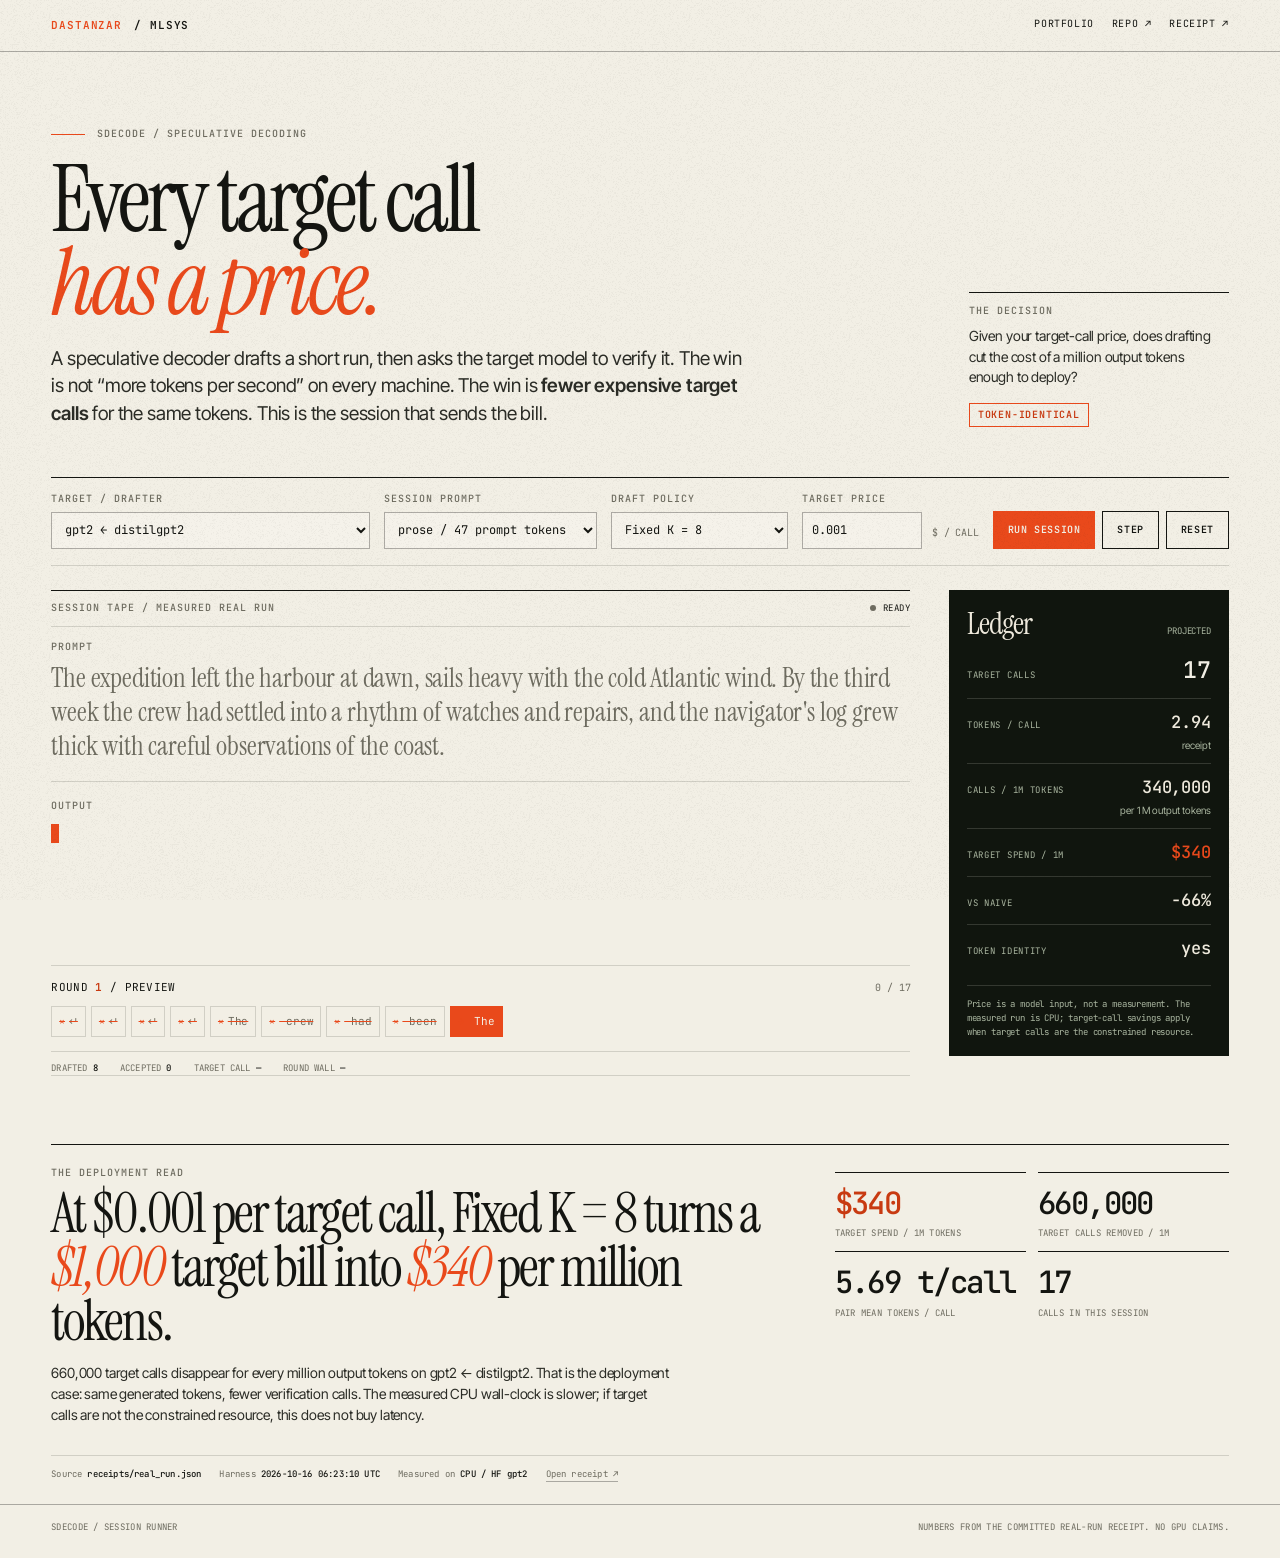
<file: app/sdecode/index.html>
<!doctype html>
<html lang="en">
<head>
  <meta charset="utf-8">
  <meta name="viewport" content="width=device-width, initial-scale=1">
  <meta name="description" content="sdecode target-call budget: run a measured speculative-decoding session and price the target calls it removes.">
  <title>sdecode — target-call budget</title>
  <link rel="stylesheet" href="../_base.css">
  <script src="data.js"></script>
  <style>
    .sdecode .scenario h1 {
      max-width: 980px;
    }

    .sdecode .lede {
      max-width: 700px;
      margin-top: 20px;
      color: var(--ink-soft);
      font-size: clamp(16px, 1.5vw, 19px);
      line-height: 1.45;
    }

    .sdecode .lede b {
      font-weight: 600;
    }

    .control-deck {
      display: grid;
      grid-template-columns: minmax(0, 1.35fr) minmax(0, 0.9fr) minmax(0, 0.75fr) minmax(0, 0.75fr) auto;
      gap: 14px;
      align-items: end;
      padding: 15px 0 16px;
      border-top: 1px solid var(--ink);
      border-bottom: 1px solid var(--line);
    }

    .price-control {
      display: grid;
      grid-template-columns: minmax(0, 1fr) auto;
      gap: 10px;
      align-items: end;
    }

    .price-control .unit {
      padding: 9px 0 8px;
      color: var(--muted);
      font-family: var(--mono);
      font-size: 10px;
      text-transform: uppercase;
    }

    .session-actions {
      display: flex;
      gap: 7px;
      align-items: center;
    }

    .workbench {
      display: grid;
      grid-template-columns: minmax(0, 1.55fr) minmax(280px, 0.45fr);
      gap: clamp(18px, 3vw, 42px);
      align-items: start;
      padding: 24px 0 12px;
    }

    .session {
      min-width: 0;
      border-top: 1px solid var(--ink);
    }

    .session-head {
      display: flex;
      align-items: center;
      justify-content: space-between;
      gap: 12px;
      padding: 11px 0;
      border-bottom: 1px solid var(--line);
    }

    .live {
      display: inline-flex;
      align-items: center;
      gap: 7px;
      font-family: var(--mono);
      font-size: 9px;
      letter-spacing: 0.06em;
      text-transform: uppercase;
    }

    .live i {
      width: 6px;
      height: 6px;
      border-radius: 50%;
      background: var(--muted);
    }

    .live[data-state="running"] i {
      background: var(--accent);
      box-shadow: 0 0 0 4px rgba(233, 73, 27, 0.12);
      animation: pulse 1.2s ease-in-out infinite;
    }

    .live[data-state="done"] i {
      background: var(--green);
    }

    @keyframes pulse {
      0%, 100% { opacity: 1; }
      50% { opacity: 0.35; }
    }

    .prompt-block {
      position: relative;
      padding: 14px 0 18px;
      border-bottom: 1px solid var(--line);
    }

    .prompt-block .label {
      margin-bottom: 8px;
    }

    .prompt-text {
      max-width: 880px;
      color: var(--muted);
      font-family: var(--serif);
      font-size: clamp(20px, 2.2vw, 27px);
      line-height: 1.25;
    }

    .output-shell {
      min-height: 184px;
      padding: 18px 0 14px;
      border-bottom: 1px solid var(--line);
    }

    .output-shell > .label {
      margin-bottom: 7px;
    }

    .output {
      max-width: 880px;
      min-height: 108px;
      font-family: var(--mono);
      font-size: clamp(15px, 1.5vw, 18px);
      line-height: 1.65;
      white-space: pre-wrap;
      overflow-wrap: anywhere;
    }

    .output .accepted {
      background: rgba(170, 182, 160, 0.34);
      box-decoration-break: clone;
      -webkit-box-decoration-break: clone;
    }

    .output .target {
      color: var(--accent-dark);
      font-weight: 600;
    }

    .output .cursor {
      display: inline-block;
      width: 8px;
      height: 1.1em;
      background: var(--accent);
      vertical-align: -0.18em;
      animation: blink 1s steps(2, end) infinite;
    }

    @keyframes blink {
      50% { opacity: 0; }
    }

    .round-stage {
      padding: 14px 0 4px;
    }

    .round-top {
      display: flex;
      align-items: baseline;
      justify-content: space-between;
      gap: 12px;
      margin-bottom: 10px;
    }

    .round-title {
      font-family: var(--mono);
      font-size: 11px;
      letter-spacing: 0.03em;
      text-transform: uppercase;
    }

    .round-title b {
      color: var(--accent-dark);
      font-weight: 600;
    }

    .round-count {
      font-family: var(--mono);
      font-size: 10px;
      color: var(--muted);
    }

    .chips {
      display: flex;
      flex-wrap: wrap;
      gap: 5px;
      min-height: 31px;
    }

    .chip {
      position: relative;
      display: inline-flex;
      align-items: center;
      min-height: 28px;
      max-width: 190px;
      padding: 5px 7px;
      border: 1px solid var(--line-strong);
      background: var(--paper);
      font-family: var(--mono);
      font-size: 11px;
      line-height: 1.1;
      white-space: pre;
      overflow: hidden;
      text-overflow: ellipsis;
      opacity: 0;
      transform: translateY(4px);
      animation: chip-in 180ms ease forwards;
    }

    .chip.ok {
      border-color: var(--ink);
      background: var(--ink);
      color: var(--paper);
    }

    .chip.no {
      border-color: var(--line);
      color: var(--muted);
      text-decoration: line-through;
      text-decoration-color: var(--accent);
    }

    .chip.target-chip {
      border-color: var(--accent);
      background: var(--accent);
      color: var(--paper);
      text-decoration: none;
    }

    .chip .tick {
      margin-right: 4px;
      color: var(--accent);
      font-size: 10px;
    }

    .chip.ok .tick {
      color: var(--sage);
    }

    @keyframes chip-in {
      to { opacity: 1; transform: translateY(0); }
    }

    .round-ledger {
      display: flex;
      flex-wrap: wrap;
      gap: 10px 22px;
      margin-top: 14px;
      padding-top: 10px;
      border-top: 1px solid var(--line);
      color: var(--muted);
      font-family: var(--mono);
      font-size: 9px;
      letter-spacing: 0.02em;
      text-transform: uppercase;
    }

    .round-ledger b {
      color: var(--ink);
      font-weight: 500;
    }

    .history {
      display: flex;
      align-items: end;
      gap: 2px;
      min-height: 35px;
      padding-top: 12px;
      overflow-x: auto;
      border-top: 1px solid var(--line);
    }

    .history i {
      display: block;
      width: 5px;
      min-height: 3px;
      background: var(--line-strong);
      transition: background 120ms ease, height 180ms ease;
    }

    .history i.ok {
      background: var(--sage);
    }

    .history i.now {
      background: var(--accent);
    }

    .ledger-panel {
      position: sticky;
      top: 18px;
      padding: 18px 18px 16px;
    }

    .ledger-head {
      display: flex;
      justify-content: space-between;
      gap: 12px;
      align-items: baseline;
      margin-bottom: 4px;
    }

    .ledger-head h2 {
      font-family: var(--serif);
      font-size: 31px;
      font-weight: 400;
      letter-spacing: -0.03em;
      line-height: 1;
    }

    .ledger-head span {
      color: var(--sage);
      font-family: var(--mono);
      font-size: 9px;
      text-transform: uppercase;
    }

    .ledger .ledger-row dd {
      font-variant-numeric: tabular-nums;
    }

    .ledger .ledger-row dd small {
      display: block;
      margin-top: 3px;
      color: var(--sage);
      font-family: var(--sans);
      font-size: 10px;
      font-weight: 400;
      letter-spacing: 0;
      text-transform: none;
    }

    .ledger-note {
      margin-top: 14px;
      padding-top: 12px;
      border-top: 1px solid rgba(239, 234, 221, 0.16);
      color: var(--sage);
      font-family: var(--mono);
      font-size: 9px;
      line-height: 1.55;
    }

    .ledger-note b {
      color: var(--cream);
      font-weight: 500;
    }

    .decision {
      display: grid;
      grid-template-columns: minmax(0, 1.3fr) minmax(0, 0.7fr);
      gap: clamp(20px, 4vw, 60px);
      align-items: start;
      margin-top: 18px;
      padding: 22px 0 30px;
      border-top: 1px solid var(--ink);
    }

    .decision .label {
      margin-bottom: 8px;
    }

    .decision h2 {
      max-width: 860px;
      font-family: var(--serif);
      font-size: clamp(31px, 4.3vw, 57px);
      font-weight: 400;
      letter-spacing: -0.035em;
      line-height: 0.98;
    }

    .decision h2 em {
      color: var(--accent);
      font-style: italic;
    }

    .decision p {
      margin-top: 13px;
      max-width: 620px;
      color: var(--ink-soft);
      font-size: 14px;
      line-height: 1.5;
    }

    .decision-figures {
      display: grid;
      grid-template-columns: repeat(2, minmax(0, 1fr));
      gap: 12px;
      padding-top: 5px;
    }

    .decision-figure {
      border-top: 1px solid var(--ink);
      padding-top: 8px;
    }

    .decision-figure strong {
      display: block;
      font-family: var(--mono);
      font-size: clamp(22px, 2.4vw, 32px);
      font-weight: 500;
      letter-spacing: -0.05em;
    }

    .decision-figure span {
      display: block;
      margin-top: 2px;
      color: var(--muted);
      font-family: var(--mono);
      font-size: 9px;
      letter-spacing: 0.03em;
      line-height: 1.35;
      text-transform: uppercase;
    }

    .decision-figure.accent strong {
      color: var(--accent-dark);
    }

    @media (max-width: 1060px) {
      .control-deck {
        grid-template-columns: repeat(2, minmax(0, 1fr));
      }

      .session-actions {
        grid-column: span 2;
      }

      .workbench {
        grid-template-columns: 1fr;
      }

      .ledger-panel {
        position: static;
      }

      .ledger {
        display: grid;
        grid-template-columns: repeat(2, minmax(0, 1fr));
        column-gap: 24px;
      }

      .ledger-head,
      .ledger .ledger-note {
        grid-column: 1 / -1;
      }
    }

    @media (max-width: 680px) {
      .control-deck {
        grid-template-columns: 1fr;
      }

      .session-actions {
        grid-column: auto;
        flex-wrap: wrap;
      }

      .decision {
        grid-template-columns: 1fr;
      }

      .decision-figures {
        max-width: 460px;
      }

      .output-shell {
        min-height: 150px;
      }

      .history {
        max-width: 100%;
      }
    }

    @media (max-width: 440px) {
      .ledger {
        display: block;
      }

      .decision-figures {
        grid-template-columns: 1fr 1fr;
      }
    }
  </style>
</head>
<body class="sdecode">

<header class="masthead">
  <a class="brand" href="../../index.html"><span>DASTANZAR</span> / MLSYS</a>
  <nav aria-label="Project navigation">
    <a href="../../index.html">Portfolio</a>
    <a href="https://github.com/DastanZar/sdecode" target="_blank" rel="noopener">Repo ↗</a>
    <a href="https://github.com/DastanZar/sdecode/blob/main/receipts/real_run.json" target="_blank" rel="noopener">Receipt ↗</a>
  </nav>
</header>

<main class="shell">

  <section class="scenario">
    <div>
      <div class="kicker"><span class="rule"></span><span class="label">sdecode / speculative decoding</span></div>
      <h1>Every target call<br><em>has a price.</em></h1>
      <p class="lede">A speculative decoder drafts a short run, then asks the target model to verify it. The win is not “more tokens per second” on every machine. The win is <b>fewer expensive target calls</b> for the same tokens. This is the session that sends the bill.</p>
    </div>
    <div class="brief">
      <div class="label">The decision</div>
      <p>Given your target-call price, does drafting cut the cost of a million output tokens enough to deploy?</p>
      <div class="stamp">token-identical</div>
    </div>
  </section>

  <section class="control-deck" aria-label="Session controls">
    <div class="control">
      <label class="label" for="pairSel">Target / drafter</label>
      <select id="pairSel"></select>
    </div>
    <div class="control">
      <label class="label" for="promptSel">Session prompt</label>
      <select id="promptSel"></select>
    </div>
    <div class="control">
      <label class="label" for="laneSel">Draft policy</label>
      <select id="laneSel">
        <option value="fixed_k8">Fixed K = 8</option>
        <option value="adaptive">Adaptive K</option>
        <option value="adaptive_calibrated">Adaptive, calibrated</option>
      </select>
    </div>
    <div class="price-control">
      <div class="control">
        <label class="label" for="priceInput">Target price</label>
        <input id="priceInput" type="number" min="0.00001" step="0.0001" value="0.001" inputmode="decimal" aria-describedby="priceUnit">
      </div>
      <span class="unit" id="priceUnit">$ / call</span>
    </div>
    <div class="session-actions">
      <button class="btn primary" id="playBtn" type="button">Run session</button>
      <button class="btn" id="stepBtn" type="button">Step</button>
      <button class="btn" id="resetBtn" type="button">Reset</button>
    </div>
  </section>

  <section class="workbench">
    <div class="session" aria-label="Recorded session">
      <div class="session-head">
        <div class="label">Session tape / measured real run</div>
        <div class="live" id="liveState" data-state="idle"><i></i><span>ready</span></div>
      </div>

      <div class="prompt-block">
        <div class="label">Prompt</div>
        <div class="prompt-text" id="promptText"></div>
      </div>

      <div class="output-shell">
        <div class="label">Output</div>
        <div class="output" id="output" aria-live="polite"></div>
      </div>

      <div class="round-stage">
        <div class="round-top">
          <div class="round-title" id="roundTitle">Round <b>—</b></div>
          <div class="round-count" id="roundCount">— / —</div>
        </div>
        <div class="chips" id="chips" aria-label="Draft tokens for the current round"></div>
        <div class="round-ledger">
          <span>DRAFTED <b id="rlDrafted">—</b></span>
          <span>ACCEPTED <b id="rlAccepted">—</b></span>
          <span>TARGET CALL <b id="rlCall">—</b></span>
          <span>ROUND WALL <b id="rlWall">—</b></span>
        </div>
        <div class="history" id="history" aria-hidden="true"></div>
      </div>
    </div>

    <aside class="ledger ledger-panel" aria-label="Target-call ledger">
      <div class="ledger-head">
        <h2>Ledger</h2>
        <span id="ledgerMode">projected</span>
      </div>
      <dl style="margin:0;">
        <div class="ledger-row"><dt>Target calls</dt><dd class="big" id="lCalls">—</dd></div>
        <div class="ledger-row"><dt>Tokens / call</dt><dd id="lTpc">—</dd></div>
        <div class="ledger-row"><dt>Calls / 1M tokens</dt><dd id="lCallsM">—</dd></div>
        <div class="ledger-row"><dt>Target spend / 1M</dt><dd class="accent" id="lCost">—</dd></div>
        <div class="ledger-row"><dt>Vs naive</dt><dd id="lSave">—</dd></div>
        <div class="ledger-row"><dt>Token identity</dt><dd id="lIdentity">—</dd></div>
      </dl>
      <div class="ledger-note" id="ledgerNote">Price is a model input, not a measurement. The measured run is CPU; target-call savings apply when target calls are the constrained resource.</div>
    </aside>
  </section>

  <section class="decision" aria-label="Deployment decision">
    <div>
      <div class="label">The deployment read</div>
      <h2 id="decisionHeadline">—</h2>
      <p id="decisionBody">—</p>
    </div>
    <div class="decision-figures">
      <div class="decision-figure accent">
        <strong id="dSpend">—</strong>
        <span>target spend / 1M tokens</span>
      </div>
      <div class="decision-figure">
        <strong id="dSaved">—</strong>
        <span>target calls removed / 1M</span>
      </div>
      <div class="decision-figure">
        <strong id="dPair">—</strong>
        <span>pair mean tokens / call</span>
      </div>
      <div class="decision-figure">
        <strong id="dCalls">—</strong>
        <span>calls in this session</span>
      </div>
    </div>
  </section>

  <div class="receipt-note">
    <span>Source <b>receipts/real_run.json</b></span>
    <span>Harness <b id="harnessStamp">—</b></span>
    <span>Measured on <b id="machineLabel">CPU / HF GPT-2</b></span>
    <a href="https://github.com/DastanZar/sdecode/blob/main/receipts/real_run.json" target="_blank" rel="noopener">Open receipt ↗</a>
  </div>
</main>

<footer class="footer">
  <span>sdecode / session runner</span>
  <span>Numbers from the committed real-run receipt. No GPU claims.</span>
</footer>

<script>
(() => {
  const DATA = window.SDECODE_DATA || { experiments: [] };
  const EXPS = DATA.experiments || [];
  const $ = (id) => document.getElementById(id);

  const pairSel = $("pairSel");
  const promptSel = $("promptSel");
  const laneSel = $("laneSel");
  const priceInput = $("priceInput");
  const playBtn = $("playBtn");
  const stepBtn = $("stepBtn");
  const resetBtn = $("resetBtn");

  const output = $("output");
  const chips = $("chips");
  const history = $("history");
  const promptText = $("promptText");
  const roundTitle = $("roundTitle");
  const roundCount = $("roundCount");
  const liveState = $("liveState");

  const state = {
    pair: 0,
    prompt: 0,
    lane: "fixed_k8",
    round: 0,
    calls: 0,
    tokens: 0,
    started: false,
    playing: false,
    finished: false,
    timer: null,
  };

  const fmtInt = (value) => Math.round(value).toLocaleString("en-US");
  const fmtMoney = (value) => {
    if (value >= 100) return "$" + value.toLocaleString("en-US", { maximumFractionDigits: 0 });
    if (value >= 1) return "$" + value.toLocaleString("en-US", { maximumFractionDigits: 2 });
    return "$" + value.toLocaleString("en-US", { maximumFractionDigits: 4 });
  };
  const fmtNum = (value, digits = 2) => Number(value).toLocaleString("en-US", { maximumFractionDigits: digits, minimumFractionDigits: digits });
  const esc = (value) => String(value).replace(/[&<>"']/g, (char) => ({ "&": "&amp;", "<": "&lt;", ">": "&gt;", '"': "&quot;", "'": "&#39;" }[char]));
  const displayPiece = (value) => String(value).replace(/\n/g, "↵").replace(/\t/g, "⇥");

  function pair() { return EXPS[state.pair]; }
  function prompt() { return pair().prompts[state.prompt]; }
  function run() { return prompt()[state.lane]; }
  function identityFlag() {
    const p = prompt();
    if (state.lane === "fixed_k8") return p.identity.fixed_k8_matches_naive;
    if (state.lane === "adaptive_calibrated") return p.identity.adaptive_calibrated_matches_naive;
    return p.identity.adaptive_matches_naive;
  }
  function pairMean() {
    const key = state.lane;
    const values = pair().prompts.map((p) => p[key].tokens_per_target_forward);
    return values.reduce((a, b) => a + b, 0) / values.length;
  }
  function price() { return Math.max(Number(priceInput.value) || 0, 0); }

  function fillPairs() {
    pairSel.innerHTML = EXPS.map((experiment, index) =>
      `<option value="${index}">${esc(experiment.target)} ← ${esc(experiment.drafter)}</option>`
    ).join("");
    pairSel.value = String(state.pair);
  }

  function fillPrompts() {
    promptSel.innerHTML = pair().prompts.map((p, index) =>
      `<option value="${index}">${esc(p.name)} / ${p.prompt_tokens} prompt tokens</option>`
    ).join("");
    promptSel.value = String(state.prompt);
  }

  function resetSession() {
    if (state.timer) clearTimeout(state.timer);
    state.round = 0;
    state.calls = 0;
    state.tokens = 0;
    state.started = false;
    state.playing = false;
    state.finished = false;
    state.timer = null;
    playBtn.textContent = "Run session";
    promptText.textContent = prompt().prompt;
    output.innerHTML = '<span class="cursor"></span>';
    chips.innerHTML = "";
    history.innerHTML = "";
    roundTitle.innerHTML = "Round <b>—</b>";
    roundCount.textContent = `0 / ${run().rounds.length}`;
    $("rlDrafted").textContent = "—";
    $("rlAccepted").textContent = "—";
    $("rlCall").textContent = "—";
    $("rlWall").textContent = "—";
    liveState.dataset.state = "idle";
    liveState.querySelector("span").textContent = "ready";
    $("ledgerMode").textContent = "projected";
    $("harnessStamp").textContent = DATA.harness ? DATA.harness.timestamp : "—";
    $("machineLabel").textContent = `CPU / HF ${pair().target}`;
    renderLedger(true);
    renderRound(run().rounds[0], true);
  }

  function renderRound(round, preview = false) {
    chips.innerHTML = "";
    if (!round) {
      chips.innerHTML = '<span class="label" style="padding:7px 0;">Press run or step to stream a round.</span>';
      return;
    }
    const accepted = Math.max(0, Math.min(round.accepted, round.draft_pieces.length));
    round.draft_pieces.forEach((piece, index) => {
      const node = document.createElement("span");
      const ok = index < accepted;
      node.className = "chip " + (ok ? "ok" : "no");
      node.style.animationDelay = `${Math.min(index * 34, 260)}ms`;
      node.title = ok ? "Accepted draft token" : "Rejected draft token";
      node.innerHTML = `<span class="tick">${ok ? "✓" : "×"}</span>${esc(displayPiece(piece))}`;
      chips.appendChild(node);
    });
    const targetPiece = round.emitted_pieces && round.emitted_pieces.length > accepted
      ? round.emitted_pieces[accepted]
      : "";
    if (targetPiece !== undefined && targetPiece !== "") {
      const node = document.createElement("span");
      node.className = "chip target-chip";
      node.style.animationDelay = `${Math.min(round.draft_pieces.length * 34 + 40, 330)}ms`;
      node.title = "Token emitted by the target model";
      node.innerHTML = `<span class="tick">→</span>${esc(displayPiece(targetPiece))}`;
      chips.appendChild(node);
    }
    roundTitle.innerHTML = preview ? `Round <b>1</b> / preview` : `Round <b>${round.round}</b>`;
    roundCount.textContent = preview ? `0 / ${run().rounds.length}` : `${round.round} / ${run().rounds.length}`;
    $("rlDrafted").textContent = String(round.draft_pieces.length);
    $("rlAccepted").textContent = String(round.accepted);
    $("rlCall").textContent = preview ? "—" : `#${state.calls}`;
    $("rlWall").textContent = preview ? "—" : `${Math.round(round.wall_ms).toLocaleString("en-US")} ms`;
  }

  function appendRound(round) {
    const accepted = Math.max(0, Math.min(round.accepted, round.draft_pieces.length));
    const emitted = round.emitted_pieces || [];
    const acceptedPieces = emitted.slice(0, accepted);
    const targetPiece = emitted[accepted] !== undefined ? emitted[accepted] : "";
    acceptedPieces.forEach((piece) => {
      if (!piece) return;
      const span = document.createElement("span");
      span.className = "accepted";
      span.textContent = piece;
      output.appendChild(span);
      state.tokens += 1;
    });
    if (targetPiece) {
      const span = document.createElement("span");
      span.className = "target";
      span.textContent = targetPiece;
      output.appendChild(span);
      state.tokens += 1;
    }
    const cursor = document.createElement("span");
    cursor.className = "cursor";
    output.appendChild(cursor);
  }

  function addHistory(round) {
    const bar = document.createElement("i");
    const maxK = Math.max(...run().rounds.map((r) => r.k), 1);
    bar.style.height = `${8 + (round.accepted / maxK) * 24}px`;
    bar.className = round.accepted > 0 ? "ok" : "";
    bar.title = `Round ${round.round}: ${round.accepted}/${round.k} accepted`;
    history.appendChild(bar);
    history.scrollLeft = history.scrollWidth;
  }

  function step() {
    const rounds = run().rounds;
    if (state.round >= rounds.length) {
      finish();
      return;
    }
    if (state.finished) return;
    if (!state.started) {
      state.started = true;
      output.innerHTML = "";
      liveState.dataset.state = "running";
      liveState.querySelector("span").textContent = "streaming";
      $("ledgerMode").textContent = "live";
    }
    const round = rounds[state.round];
    state.calls += 1;
    state.round += 1;
    appendRound(round);
    addHistory(round);
    renderRound(round);
    renderLedger(false);
    if (state.round >= rounds.length) finish();
  }

  function finish() {
    state.finished = true;
    state.playing = false;
    if (state.timer) clearTimeout(state.timer);
    state.timer = null;
    output.textContent = run().text;
    playBtn.textContent = "Run again";
    liveState.dataset.state = "done";
    liveState.querySelector("span").textContent = "complete";
    $("ledgerMode").textContent = "receipt";
    renderLedger(false);
    renderRound(run().rounds[run().rounds.length - 1]);
    roundCount.textContent = `${run().rounds.length} / ${run().rounds.length}`;
  }

  function play() {
    if (state.playing) {
      state.playing = false;
      if (state.timer) clearTimeout(state.timer);
      state.timer = null;
      playBtn.textContent = "Resume";
      liveState.querySelector("span").textContent = "paused";
      return;
    }
    if (state.finished) {
      resetSession();
    }
    state.playing = true;
    playBtn.textContent = "Pause";
    const tick = () => {
      if (!state.playing) return;
      step();
      if (state.playing && !state.finished) {
        state.timer = setTimeout(tick, 300);
      }
    };
    tick();
  }

  function renderLedger(projected) {
    const r = run();
    const p = prompt();
    const n = r.n_tokens;
    const calls = projected ? r.target_forwards : state.calls;
    const tokens = projected ? n : Math.max(state.tokens, 1);
    const tpc = projected ? r.tokens_per_target_forward : tokens / Math.max(calls, 1);
    const callsPerM = calls / Math.max(tokens, 1) * 1_000_000;
    const cost = callsPerM / 1_000_000 * 1_000_000 * price();
    const naiveCost = 1_000_000 * price();
    const savings = 1 - cost / naiveCost;
    const identity = identityFlag();

    $("lCalls").textContent = fmtInt(calls);
    $("lTpc").innerHTML = `${fmtNum(tpc)}<small>${projected ? "receipt" : "this session"}</small>`;
    $("lCallsM").innerHTML = `${fmtInt(callsPerM)}<small>per 1M output tokens</small>`;
    $("lCost").textContent = fmtMoney(cost);
    $("lSave").textContent = savings >= 0 ? `−${Math.round(savings * 100)}%` : `+${Math.round(-savings * 100)}%`;
    $("lIdentity").textContent = identity ? "yes" : "no";

    $("dSpend").textContent = fmtMoney(cost);
    $("dSaved").textContent = fmtInt((1 - calls / Math.max(tokens, 1)) * 1_000_000);
    $("dPair").textContent = `${fmtNum(pairMean())} t/call`;
    $("dCalls").textContent = fmtInt(calls);

    const policy = laneSel.options[laneSel.selectedIndex].text;
    const pairName = `${pair().target} ← ${pair().drafter}`;
    const waste = Math.max(0, 1 - calls / Math.max(tokens, 1));
    $("decisionHeadline").innerHTML = `At ${fmtMoney(price())} per target call, ${esc(policy)} turns a <em>${fmtMoney(naiveCost)}</em> target bill into <em>${fmtMoney(cost)}</em> per million tokens.`;
    $("decisionBody").textContent = `${fmtInt(waste * 1_000_000)} target calls disappear for every million output tokens on ${pairName}. That is the deployment case: same generated tokens, fewer verification calls. The measured CPU wall-clock is slower; if target calls are not the constrained resource, this does not buy latency.`;
  }

  function rebuildPrompts() {
    fillPrompts();
    resetSession();
  }

  pairSel.addEventListener("change", () => {
    state.pair = Number(pairSel.value);
    state.prompt = 0;
    rebuildPrompts();
  });
  promptSel.addEventListener("change", () => {
    state.prompt = Number(promptSel.value);
    resetSession();
  });
  laneSel.addEventListener("change", () => {
    state.lane = laneSel.value;
    resetSession();
  });
  priceInput.addEventListener("input", () => renderLedger(!state.started || state.finished));
  playBtn.addEventListener("click", play);
  stepBtn.addEventListener("click", () => {
    if (state.playing) {
      state.playing = false;
      if (state.timer) clearTimeout(state.timer);
      playBtn.textContent = "Resume";
    }
    step();
  });
  resetBtn.addEventListener("click", resetSession);

  fillPairs();
  fillPrompts();
  resetSession();
})();
</script>
</body>
</html>
</file>
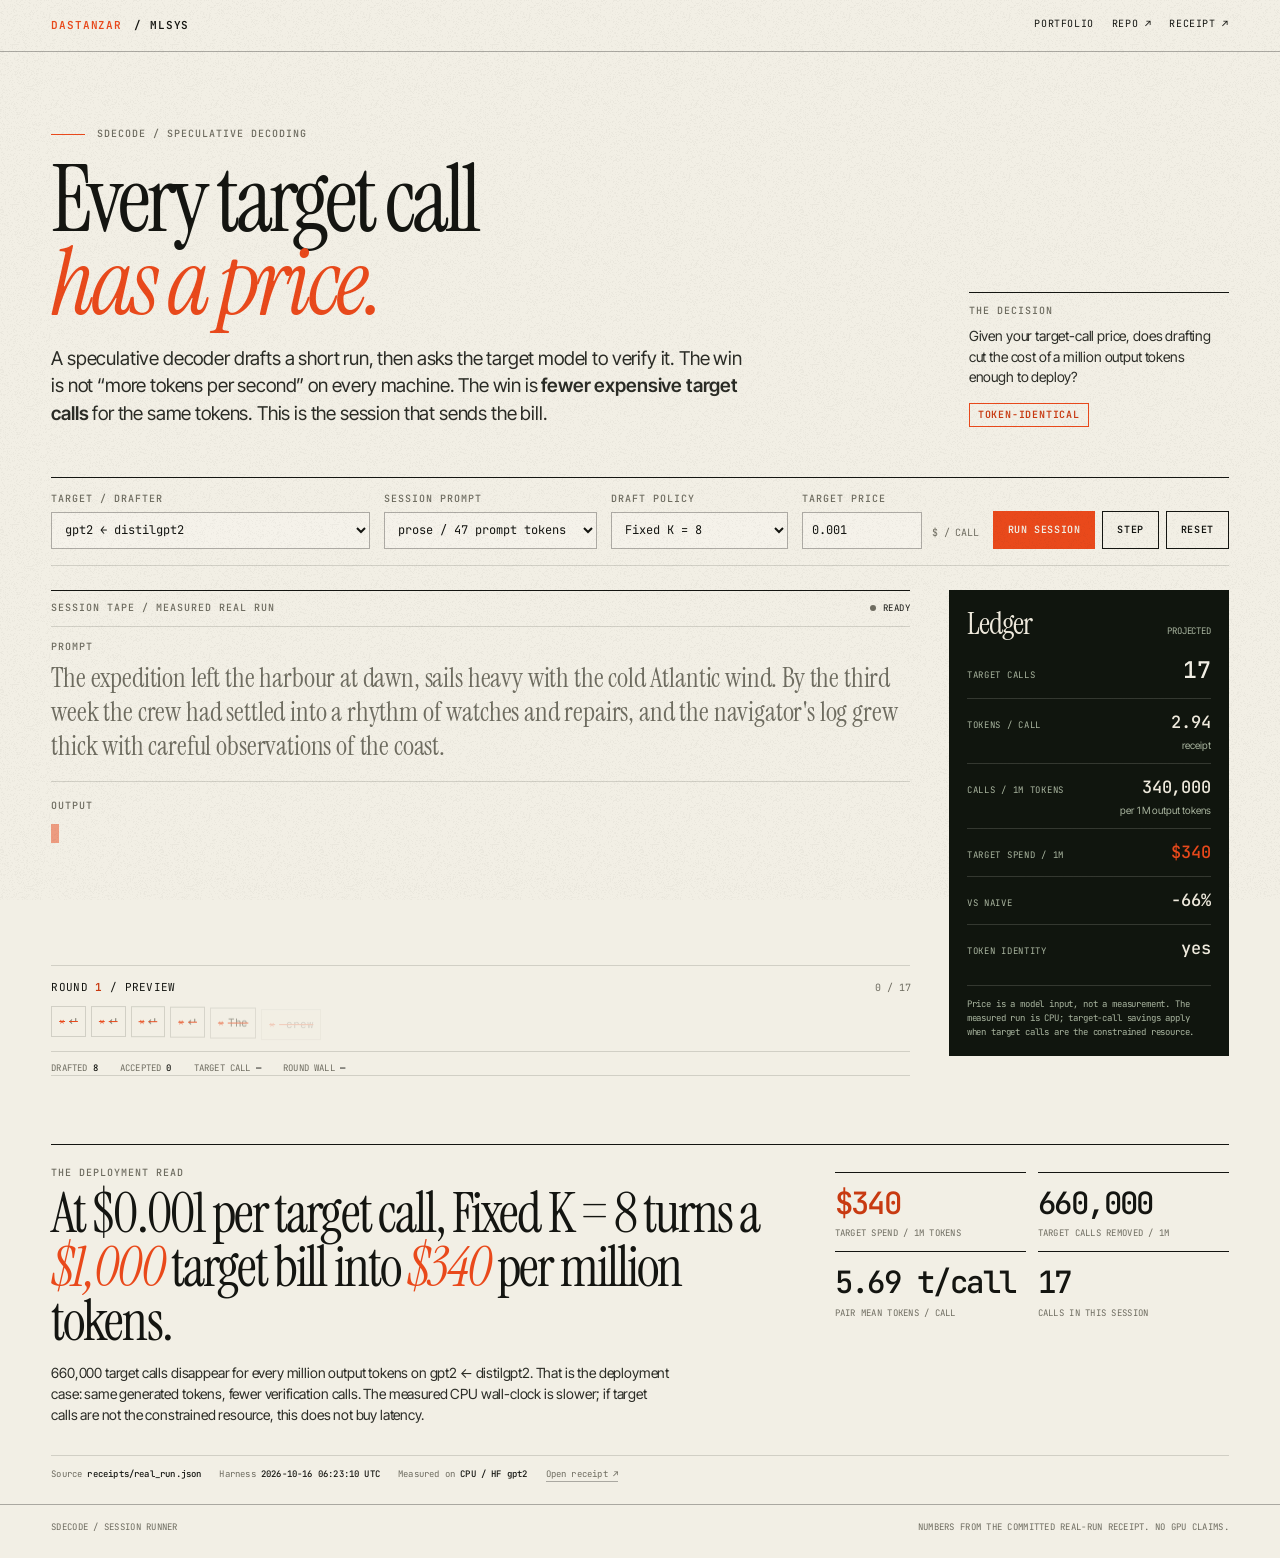
<file: app/sdecode/session.html>
<!doctype html>
<html lang="en">
<head>
  <meta charset="utf-8">
  <meta http-equiv="refresh" content="0; url=index.html">
  <link rel="canonical" href="index.html">
  <title>sdecode — target-call budget</title>
</head>
<body>
  <p>This session player has moved to the <a href="index.html">sdecode target-call budget</a>.</p>
</body>
</html>
</file>
<file: styles.css>
/* --------------------------------------------------------------------------
   Abhinav Chauhan / MLSys portfolio
   Paper, ink, one signal colour. Everything reads from receipts.
-------------------------------------------------------------------------- */
:root {
  --paper: #f2efe5;
  --paper-2: #eae6d9;
  --paper-3: #e3ded0;
  --ink: #141511;
  --ink-soft: #2b2c26;
  --muted: #6e6c60;
  --line: rgba(20, 21, 17, 0.15);
  --line-strong: rgba(20, 21, 17, 0.32);
  --accent: #e9491b;
  --accent-dark: color-mix(in srgb, var(--accent) 82%, #000000);

  /* Text that sits ON the accent fill. Fixed dark on purpose: when the accent
     is the surface, --paper is no longer the right foreground (light accents
     like lime/sage/cyan fall to ~1.3:1 against cream). Worst case across all
     eight accents with the raw accent fill is 4.78:1. */
  --on-accent: #10150e;
  --green: #10150e;
  --green-2: #171d14;
  --cream: #efeadd;
  --sage: #aab6a0;

  --display: "Doto", "Inter Tight", "Helvetica Neue", Arial, sans-serif;

  /* Derived tints: these follow the surface tokens, so a theme only has to
     move --paper / --ink / --accent and every hairline comes along. */
  --paper-a93: color-mix(in srgb, var(--paper) 93%, transparent);
  --paper-a60: color-mix(in srgb, var(--paper) 60%, transparent);
  --ink-a3: color-mix(in srgb, var(--ink) 3%, transparent);
  --ink-a4: color-mix(in srgb, var(--ink) 3.5%, transparent);
  --ink-a6: color-mix(in srgb, var(--ink) 5.8%, transparent);
  --ink-a19: color-mix(in srgb, var(--ink) 19%, transparent);
  --line-frame: color-mix(in srgb, var(--ink) 18%, transparent);
  --shadow-1: rgba(6, 6, 5, 0.1);
  --shadow-3: rgba(0, 0, 0, 0.28);
  --ok: #3e7a38;
  --ok-glow: color-mix(in srgb, var(--ok) 12%, transparent);
  --accent-glow: color-mix(in srgb, var(--accent) 14%, transparent);
  --accent-glow-2: color-mix(in srgb, var(--accent) 16%, transparent);
  --accent-glow-3: color-mix(in srgb, var(--accent) 11%, transparent);
  --accent-glow-4: color-mix(in srgb, var(--accent) 3.5%, transparent);
  --accent-dark-glow: color-mix(in srgb, var(--accent-dark) 35%, transparent);
  --sage-glow: rgba(170, 182, 160, 0.08);

  /* The second surface: the receipts band and the outro. It stays dark in
     every theme, so it keeps its own small token set. */
  --band-bg: #10150e;
  --band-deep: #141511;
  --band-fg: #efeadd;
  --band-paper: #f2efe5;
  --band-ink: #eae6d9;
  --band-text: #c7c9bc;
  --band-muted: #8d9486;
  --band-muted-2: #9fa396;
  --band-muted-3: #a8ac9f;
  --band-muted-4: #b7b9ac;
  --band-muted-5: #7f887a;
  --band-dim: #4a4c43;
  --band-dim-2: #b9b9ac;
  --band-accent: color-mix(in srgb, var(--accent) 72%, #ffffff);
  --band-accent-glow: color-mix(in srgb, var(--band-accent) 9%, transparent);
  --band-line: color-mix(in srgb, var(--band-fg) 14%, transparent);
  --band-line-2: color-mix(in srgb, var(--band-fg) 10%, transparent);
  --band-line-3: color-mix(in srgb, var(--band-fg) 20%, transparent);
  --band-line-4: color-mix(in srgb, var(--band-fg) 22%, transparent);
  --band-line-5: color-mix(in srgb, var(--band-fg) 42%, transparent);
  --band-line-6: color-mix(in srgb, var(--band-fg) 18%, transparent);
  --band-fill-1: color-mix(in srgb, var(--band-fg) 3.5%, transparent);
  --band-fill-2: color-mix(in srgb, var(--band-fg) 6%, transparent);
  --band-fill-3: color-mix(in srgb, var(--band-fg) 5.5%, transparent);
  --band-chrome: #333b31;
  --band-chrome-2: #394033;
  --band-panel: #0b0f0b;
  --band-tok-str: #a9c38d;
  --band-tok-bool: #d8be73;
  --app-bg: #0b0f14;
  --sans: "Inter Tight", "Helvetica Neue", Arial, sans-serif;
  --serif: "Instrument Serif", Georgia, "Times New Roman", serif;
  --mono: "JetBrains Mono", "SFMono-Regular", Consolas, monospace;
  --pad: clamp(20px, 4.2vw, 58px);
  --max: 1440px;
}

*,
*::before,
*::after {
  box-sizing: border-box;
}

html {
  scroll-behavior: smooth;
  scroll-padding-top: 88px;
}

body {
  margin: 0;
  min-width: 320px;
  overflow-x: hidden;
  background: var(--paper);
  color: var(--ink);
  font-family: var(--sans);
  font-size: 16px;
  line-height: 1.5;
  letter-spacing: -0.01em;
  -webkit-font-smoothing: antialiased;
  text-rendering: optimizeLegibility;
}

body::after {
  content: "";
  position: fixed;
  inset: 0;
  z-index: 999;
  pointer-events: none;
  background: url("assets/grain.png") repeat;
  opacity: 0.48;
  mix-blend-mode: multiply;
}

::selection {
  background: var(--accent);
  color: var(--paper);
}

img {
  display: block;
  max-width: 100%;
}

a {
  color: inherit;
  text-decoration: none;
}

button {
  font: inherit;
  color: inherit;
}

code,
pre {
  font-family: var(--mono);
}

:focus-visible {
  outline: 2px solid var(--accent);
  outline-offset: 3px;
}

.skip {
  position: fixed;
  top: -70px;
  left: 16px;
  z-index: 1100;
  padding: 10px 14px;
  background: var(--ink);
  color: var(--paper);
  font: 10px var(--mono);
  letter-spacing: 0.08em;
  text-transform: uppercase;
  transition: top 0.2s;
}

.skip:focus {
  top: 12px;
}

.wrap {
  position: relative;
  z-index: 1;
  width: min(var(--max), calc(100% - 2 * var(--pad)));
  margin-inline: auto;
}

.progress {
  position: fixed;
  inset: 0 0 auto;
  z-index: 200;
  height: 2px;
  background: transparent;
  pointer-events: none;
}

.progress i {
  display: block;
  width: 0;
  height: 100%;
  background: var(--accent);
}

/* --------------------------------------------------------------------------
   Masthead
-------------------------------------------------------------------------- */
.masthead {
  position: sticky;
  top: 0;
  z-index: 150;
  border-bottom: 1px solid var(--line);
  background: var(--paper-a93);
  backdrop-filter: blur(12px) saturate(120%);
}

.masthead-inner {
  display: flex;
  align-items: center;
  justify-content: space-between;
  gap: 24px;
  height: 72px;
}

.identity {
  display: flex;
  flex: 0 0 auto;
  align-items: center;
  gap: 12px;
}

.mark {
  position: relative;
  display: grid;
  width: 34px;
  height: 34px;
  place-items: center;
  background: var(--ink);
  color: var(--paper);
  font: 600 11px var(--mono);
  letter-spacing: -0.02em;
}

.mark::after {
  content: "";
  position: absolute;
  right: 0;
  bottom: 0;
  width: 10px;
  height: 2px;
  background: var(--accent);
}

.identity-text {
  display: grid;
  gap: 2px;
  line-height: 1;
}

.identity-text strong {
  font-size: 13px;
  font-weight: 600;
  letter-spacing: -0.015em;
}

.identity-text > span {
  color: var(--muted);
  font: 8px var(--mono);
  letter-spacing: 0.1em;
  text-transform: uppercase;
}

.nav-links {
  display: flex;
  align-items: center;
  gap: 2px;
}

.nav-links a {
  position: relative;
  display: flex;
  align-items: center;
  gap: 6px;
  padding: 9px 11px;
  color: var(--ink-soft);
  font-size: 12px;
  font-weight: 500;
}

.nav-links a span {
  color: var(--muted);
  font: 8px var(--mono);
  letter-spacing: 0.04em;
}

.nav-links a::after {
  content: "";
  position: absolute;
  right: 11px;
  bottom: 4px;
  left: 11px;
  height: 1px;
  background: var(--accent);
  transform: scaleX(0);
  transform-origin: left;
  transition: transform 0.25s ease;
}

.nav-links a:hover::after {
  transform: scaleX(1);
}

.mast-right {
  display: flex;
  align-items: center;
  gap: 18px;
}

.status {
  display: flex;
  align-items: center;
  gap: 7px;
  color: var(--muted);
  font: 8px var(--mono);
  letter-spacing: 0.08em;
  text-transform: uppercase;
  white-space: nowrap;
}

.status i {
  display: block;
  width: 5px;
  height: 5px;
  border-radius: 50%;
  background: var(--ok);
  box-shadow: 0 0 0 3px var(--ok-glow);
}

.github-link {
  display: inline-flex;
  align-items: center;
  gap: 6px;
  padding-bottom: 2px;
  border-bottom: 1px solid var(--line-strong);
  color: var(--ink-soft);
  font: 9px var(--mono);
  letter-spacing: 0.06em;
  text-transform: uppercase;
  transition: color 0.2s, border-color 0.2s;
}

.github-link:hover {
  color: var(--accent-dark);
  border-color: var(--accent);
}

/* --------------------------------------------------------------------------
   Hero
-------------------------------------------------------------------------- */
.hero {
  position: relative;
  overflow: hidden;
  padding: clamp(48px, 6.4vw, 92px) 0 0;
  border-bottom: 1px solid var(--line-strong);
}

/* The hero film: a looping inference-pipeline video behind the paper. The
   gradient keeps the copy legible without a solid scrim, and the film fades
   out under the receipt strip so the proof reads on paper, not on the film.
   Under .static (reduced motion / ?static=1) the video is hidden and the
   poster frame carries the section, so the page still composes. */
.hero-film {
  position: absolute;
  inset: 0;
  z-index: 0;
  overflow: hidden;
  background: url("assets/videos/inference-film-poster.jpg") 52% center / cover no-repeat;
}

.hero-film video {
  position: absolute;
  inset: 0;
  width: 100%;
  height: 100%;
  object-fit: cover;
  opacity: 0.55;
}

.hero-film::after {
  content: "";
  position: absolute;
  inset: 0;
  background:
    linear-gradient(90deg, var(--paper) 0%, var(--paper-a93) 40%, transparent 72%),
    linear-gradient(0deg, var(--paper) 0%, transparent 55%);
  pointer-events: none;
}

/* A still hero reads better on a phone than a video you cannot pause. */
@media (max-width: 760px) {
  .hero-film video {
    opacity: 0.3;
  }
}

@media (prefers-reduced-motion: reduce) {
  .hero-film video {
    display: none;
  }
}

.js .hero-film video {
  opacity: 0;
  transition: opacity 1.2s var(--ease-out);
}

.js.is-ready .hero-film video {
  opacity: 0.55;
}

.hero-grid-lines {
  position: absolute;
  inset: 0;
  width: min(var(--max), calc(100% - 2 * var(--pad)));
  margin-inline: auto;
  pointer-events: none;
  background-image: linear-gradient(90deg, var(--ink-a6) 1px, transparent 1px);
  background-size: calc(100% / 12) 100%;
  mask-image: linear-gradient(to bottom, #000 0%, #000 82%, transparent 100%);
}

.hero-grid {
  position: relative;
  z-index: 1;
  display: grid;
  grid-template-columns: minmax(0, 1fr) 300px;
  gap: clamp(32px, 5vw, 80px);
}

.hero-main {
  min-width: 0;
}

.kicker {
  display: flex;
  align-items: center;
  gap: 12px;
  color: var(--muted);
  font: 9px var(--mono);
  letter-spacing: 0.12em;
  text-transform: uppercase;
}

.kicker-dot {
  display: inline-block;
  width: 7px;
  height: 7px;
  background: var(--accent);
}

.kicker-sep {
  color: var(--line-strong);
}

.hero h1 {
  margin: clamp(24px, 4vw, 44px) 0 0;
  color: var(--ink);
  font-family: var(--display);
  font-size: clamp(46px, 10.2vw, 142px);
  font-weight: 700;
  letter-spacing: -0.035em;
  line-height: 0.86;
}

.hero h1 .line {
  display: block;
  overflow: hidden;
  padding-bottom: 0.06em;
  margin-bottom: -0.06em;
}

/* The accent word is a marker block: Doto set upright and heavy on a solid
   accent fill. It replaces the serif italic, which had no bold to give and so
   read as a thinner, unrelated voice beside Doto.
   The asymmetric padding is measured, not stylistic. Doto's ink sits low in
   its em box, so an even pad lets the p-descender escape the fill. At
   line-height 0.8, 0 top + 0.195em bottom centres the word in the band (9px
   even margin at 142px) with no clipping and a tight one-line rhythm. */
.hero h1 em {
  display: inline-block;
  padding: 0 0.12em 0.195em;
  margin-right: 0.06em;
  background: var(--accent);
  color: var(--on-accent);
  font-family: var(--display);
  font-size: 1.05em;
  font-style: normal;
  font-weight: 800;
  letter-spacing: -0.045em;
  line-height: 0.8;
}

.h1-tail {
  display: block;
  margin-top: clamp(18px, 2.2vw, 30px);
  color: var(--ink-soft);
  font-family: var(--sans);
  font-size: clamp(18px, 2.3vw, 30px);
  font-weight: 500;
  letter-spacing: -0.03em;
  line-height: 1.1;
}

.hero-bottom {
  display: grid;
  grid-template-columns: minmax(0, 560px) auto;
  gap: clamp(24px, 4vw, 56px);
  align-items: end;
  margin-top: clamp(36px, 6vw, 72px);
}

.lede {
  max-width: 560px;
  margin: 0;
  color: var(--ink-soft);
  font-size: clamp(14px, 1.25vw, 17px);
  line-height: 1.6;
}

.lede strong {
  color: var(--ink);
  font-weight: 600;
}

.hero-actions {
  display: flex;
  flex-wrap: wrap;
  justify-content: flex-end;
  gap: 10px;
}

.btn {
  display: inline-flex;
  min-height: 44px;
  align-items: center;
  justify-content: center;
  gap: 10px;
  padding: 0 18px;
  border: 1px solid var(--ink);
  background: var(--ink);
  color: var(--paper);
  font: 600 10px var(--sans);
  letter-spacing: 0.08em;
  text-transform: uppercase;
  cursor: pointer;
  transition: background 0.2s, color 0.2s, border-color 0.2s;
}

.btn > span {
  font-size: 13px;
  line-height: 1;
}

.btn:hover {
  border-color: var(--accent);
  background: var(--accent);
  color: var(--paper);
}

.btn-ghost {
  background: transparent;
  color: var(--ink);
}

.btn-ghost:hover {
  background: var(--ink);
  border-color: var(--ink);
  color: var(--paper);
}

.btn-outline-light {
  border-color: var(--band-line-5);
  background: transparent;
  color: var(--band-fg);
}

.btn-outline-light:hover {
  border-color: var(--band-fg);
  background: var(--band-fg);
  color: var(--band-deep);
}

.btn-light {
  border-color: var(--band-paper);
  background: var(--band-paper);
  color: var(--band-deep);
}

.btn-light:hover {
  border-color: var(--accent);
  background: var(--accent);
  color: var(--paper);
}

/* The film-lines control: a vertical stack of thin bars, masked so the ends
   dissolve. Clicking toggles the hero film. It sits in the action row as a
   quiet fourth control, not a big video button. The track is animated on a
   1.8s loop so the bars read as "film" at a glance. Pauses on hover, like
   the cue band, so a reader can stop it. */
.film-lines {
  display: inline-grid;
  place-items: center;
  width: 44px;
  min-height: 44px;
  flex: 0 0 auto;
  padding: 0;
  border: 1px solid var(--line-strong);
  background: var(--paper);
  color: var(--ink);
  cursor: pointer;
  pointer-events: auto;
  align-self: center;
  transition: border-color 0.2s, color 0.2s;
}

.film-lines:hover {
  border-color: var(--accent);
  color: var(--accent);
}

.film-lines[aria-pressed="false"] {
  opacity: 0.4;
}

.film-lines:focus-visible {
  outline: 2px solid var(--accent);
  outline-offset: 3px;
}

.film-lines-window {
  display: block;
  position: relative;
  width: 18px;
  height: 24px;
  overflow: hidden;
  -webkit-mask-image: linear-gradient(transparent, #000 20%, #000 80%, transparent);
  mask-image: linear-gradient(transparent, #000 20%, #000 80%, transparent);
}

.film-lines-track {
  position: absolute;
  left: 0;
  right: 0;
  top: -4px;
  display: flex;
  flex-direction: column;
  gap: 5px;
}

.film-lines-track i {
  display: block;
  flex: 0 0 2px;
  background: currentColor;
  width: 100%;
}

html:not(.static) .film-lines-track {
  animation: film-lines-roll 1.8s linear infinite;
}

@keyframes film-lines-roll {
  to {
    transform: translateY(15px);
  }
}

@media (hover: hover) and (pointer: fine) {
  .film-lines:hover .film-lines-track {
    animation-play-state: paused;
  }
}

@media (prefers-reduced-motion: reduce) {
  html:not(.static) .film-lines-track {
    animation: none;
  }
}

.hero-aside {
  display: flex;
  min-width: 0;
  flex-direction: column;
  align-items: flex-start;
  gap: clamp(24px, 4vw, 44px);
  padding: 4px 0 8px clamp(20px, 2.6vw, 34px);
  border-left: 1px solid var(--line);
}

.stamp {
  position: relative;
  display: flex;
  width: 122px;
  height: 122px;
  flex: 0 0 auto;
  flex-direction: column;
  align-items: center;
  justify-content: center;
  gap: 2px;
  border: 1.5px solid var(--accent);
  border-radius: 50%;
  color: var(--accent-dark);
  font: 600 9px/1.35 var(--mono);
  letter-spacing: 0.1em;
  text-align: center;
  transform: rotate(-7deg);
}

.stamp::before {
  content: "";
  position: absolute;
  inset: 5px;
  border: 1px solid var(--accent);
  border-radius: 50%;
  opacity: 0.5;
}

.stamp small {
  margin-top: 4px;
  color: var(--muted);
  font: 8px var(--mono);
  letter-spacing: 0.02em;
  text-transform: none;
}

.aside-facts {
  display: grid;
  width: 100%;
  margin: 0;
  padding: 0;
  list-style: none;
}

.aside-facts li {
  display: flex;
  align-items: baseline;
  justify-content: space-between;
  gap: 12px;
  padding: 9px 0;
  border-top: 1px solid var(--line);
  color: var(--muted);
  font: 8px var(--mono);
  letter-spacing: 0.06em;
  text-transform: uppercase;
}

.aside-facts li strong {
  color: var(--ink);
  font-size: 9px;
  font-weight: 500;
  letter-spacing: 0.01em;
  text-transform: none;
  text-align: right;
}

.scroll-cue {
  display: flex;
  align-items: center;
  gap: 10px;
  margin-top: auto;
  color: var(--muted);
  font: 8px var(--mono);
  letter-spacing: 0.16em;
}

.scroll-line {
  position: relative;
  display: block;
  width: 42px;
  height: 1px;
  overflow: hidden;
  background: var(--line-strong);
}

.scroll-line::after {
  content: "";
  position: absolute;
  inset: 0;
  background: var(--accent);
  transform: translateX(-100%);
  animation: scroll-line 2.4s ease-in-out infinite;
}

@keyframes scroll-line {
  0%,
  20% {
    transform: translateX(-100%);
  }
  60%,
  100% {
    transform: translateX(100%);
  }
}

.proof {
  position: relative;
  z-index: 1;
  display: grid;
  grid-template-columns: repeat(4, minmax(0, 1fr));
  margin-top: clamp(44px, 7vw, 88px);
  border-top: 1px solid var(--line-strong);
}

.proof-item {
  display: flex;
  min-height: 124px;
  flex-direction: column;
  padding: 20px clamp(14px, 2vw, 26px) 24px;
  border-right: 1px solid var(--line);
}

.proof-item:last-child {
  border-right: 0;
}

.proof-num {
  color: var(--ink);
  font: 600 clamp(30px, 3.6vw, 54px) / 0.95 var(--sans);
  letter-spacing: -0.05em;
  font-variant-numeric: tabular-nums;
}

.proof-label {
  max-width: 16ch;
  margin-top: 6px;
  color: var(--muted);
  font: 8px / 1.4 var(--mono);
  letter-spacing: 0.08em;
  text-transform: uppercase;
}

.proof-src {
  width: fit-content;
  margin-top: auto;
  padding-top: 14px;
  border-bottom: 1px solid transparent;
  color: var(--accent-dark);
  font: 8px var(--mono);
  letter-spacing: 0.04em;
  text-transform: uppercase;
  transition: border-color 0.2s;
}

.proof-src:hover {
  border-color: var(--accent);
}

.proof-caption {
  display: flex;
  justify-content: space-between;
  gap: 20px;
  padding: 10px 0 14px;
  color: var(--muted);
  font: 8px var(--mono);
  letter-spacing: 0.12em;
  text-transform: uppercase;
}

/* --------------------------------------------------------------------------
   Reveals
-------------------------------------------------------------------------- */
.reveal {
  opacity: 1;
  transform: none;
}

.js .reveal {
  opacity: 0;
  transform: translateY(22px);
  transition: opacity 0.8s ease, transform 0.8s cubic-bezier(0.16, 1, 0.3, 1);
}

.js .reveal.is-in {
  opacity: 1;
  transform: none;
}

.js .hero h1 .line > span {
  display: block;
  transform: translateY(115%);
  transition: transform 1.05s cubic-bezier(0.16, 1, 0.3, 1);
}

.js.is-ready .hero h1 .line > span {
  transform: translateY(0);
}

.js .hero h1 .line:nth-child(2) > span {
  transition-delay: 0.08s;
}

.js .kicker,
.js .h1-tail,
.js .hero-bottom,
.js .hero-aside,
.js .proof,
.js .proof-caption {
  opacity: 0;
  transform: translateY(14px);
  transition: opacity 0.8s ease, transform 0.8s cubic-bezier(0.16, 1, 0.3, 1);
}

.js.is-ready .kicker,
.js.is-ready .h1-tail,
.js.is-ready .hero-bottom,
.js.is-ready .hero-aside,
.js.is-ready .proof,
.js.is-ready .proof-caption {
  opacity: 1;
  transform: none;
}

.js.is-ready .kicker {
  transition-delay: 0.15s;
}

.js.is-ready .h1-tail {
  transition-delay: 0.34s;
}

.js.is-ready .hero-bottom {
  transition-delay: 0.42s;
}

.js.is-ready .hero-aside {
  transition-delay: 0.5s;
}

.js.is-ready .proof {
  transition-delay: 0.55s;
}

.js.is-ready .proof-caption {
  transition-delay: 0.64s;
}

/* --------------------------------------------------------------------------
   Section furniture
-------------------------------------------------------------------------- */
.section {
  position: relative;
  padding: clamp(72px, 10vw, 144px) 0;
  border-top: 1px solid var(--line);
}

section[id],
article[id],
#shipping {
  scroll-margin-top: 96px;
}

.section-head {
  display: grid;
  grid-template-columns: 140px minmax(0, 1fr) minmax(220px, 340px);
  gap: clamp(20px, 4vw, 48px);
  align-items: start;
  margin-bottom: clamp(42px, 6vw, 76px);
}

.section-index {
  padding-top: 9px;
  color: var(--accent-dark);
  font: 9px var(--mono);
  letter-spacing: 0.12em;
  text-transform: uppercase;
}

.section-title {
  margin: 0;
  color: var(--ink);
  font: 700 clamp(38px, 5.5vw, 76px) / 0.94 var(--display);
  letter-spacing: -0.03em;
  text-wrap: balance;
}

/* One voice per heading: the accent word is upright Doto on a solid accent
   fill, the same marker block as the hero (see .hero h1 em for why the padding
   is asymmetric and measured, not stylistic). Upright only — Doto has no
   italic, and the Instrument Serif italic read as a second, thinner voice
   inside a dot-matrix line. The serif tier is kept for statements and
   pull-quotes (see .method-quote), not for headings. 700 is the heading
   weight; the marker sits at 800 so the fill reads as one solid block. */
.section-title em,
.about-intro h2 em,
.outro h2 em {
  display: inline-block;
  padding: 0 0.12em 0.195em;
  margin-right: 0.06em;
  background: var(--accent);
  color: var(--on-accent);
  font-family: var(--display);
  font-size: 1.05em;
  font-style: normal;
  font-weight: 800;
  letter-spacing: -0.045em;
  line-height: 0.8;
}

.section-note {
  justify-self: end;
  max-width: 36ch;
  margin: 0;
  padding-top: 10px;
  border-top: 1px solid var(--line-strong);
  color: var(--muted);
  font-size: 13px;
  line-height: 1.5;
}

/* --------------------------------------------------------------------------
   Selected work
-------------------------------------------------------------------------- */
.work {
  background: var(--paper);
}

.case-featured {
  display: grid;
  grid-template-columns: minmax(0, 0.9fr) minmax(0, 1.1fr);
  gap: clamp(36px, 5vw, 76px);
  align-items: start;
  padding-top: 30px;
  border-top: 1px solid var(--line-strong);
}

.case-meta {
  display: flex;
  flex-wrap: wrap;
  align-items: center;
  gap: 14px;
  color: var(--muted);
  font: 9px var(--mono);
  letter-spacing: 0.08em;
  text-transform: uppercase;
}

.case-meta span + span {
  padding-left: 14px;
  border-left: 1px solid var(--line);
}

.case-meta .case-no {
  color: var(--accent-dark);
  font-weight: 600;
}

.case-featured h3,
.case-mini h3 {
  margin: 20px 0 0;
  color: var(--ink);
  font-family: var(--display);
  font-weight: 700;
  letter-spacing: -0.03em;
}

.case-featured h3 {
  font-size: clamp(48px, 6vw, 84px);
  line-height: 0.92;
}

.case-claim {
  margin: 26px 0 16px;
  color: var(--ink);
  font: 400 clamp(26px, 3.2vw, 44px) / 1.05 var(--serif);
  letter-spacing: -0.02em;
}

.case-claim strong {
  margin-right: 0.04em;
  color: var(--accent);
  font-family: var(--sans);
  font-size: 1.25em;
  font-weight: 600;
  letter-spacing: -0.04em;
  vertical-align: -0.04em;
}

.case-period {
  color: var(--accent);
}

.case-desc {
  max-width: 52ch;
  margin: 0 0 24px;
  color: var(--muted);
  font-size: 14px;
  line-height: 1.6;
}

.specs {
  display: grid;
  grid-template-columns: 1fr 1fr;
  gap: 0 clamp(16px, 2.5vw, 30px);
  margin: 0 0 18px;
  border-top: 1px solid var(--line-strong);
}

.spec {
  min-width: 0;
  padding: 10px 0 11px;
  border-bottom: 1px solid var(--line);
}

.spec dt {
  color: var(--muted);
  font: 8px var(--mono);
  letter-spacing: 0.1em;
  text-transform: uppercase;
}

.spec dd {
  overflow: hidden;
  margin: 3px 0 0;
  color: var(--ink);
  font: 10px / 1.4 var(--mono);
  text-overflow: ellipsis;
  white-space: nowrap;
}

.case-note {
  display: flex;
  max-width: 52ch;
  align-items: flex-start;
  gap: 9px;
  margin: 0 0 24px;
  color: var(--muted);
  font: 9px / 1.5 var(--mono);
}

.note-mark {
  width: 6px;
  height: 6px;
  flex: 0 0 auto;
  margin-top: 3px;
  background: var(--accent);
}

/* Judgment, one line each: which way the call went and what it cost, and on
   the featured case what would be done differently. The reader's question is
   "why this and not that", not "tell me more". */
.case-decision,
.case-reflect {
  display: grid;
  max-width: 52ch;
  grid-template-columns: 64px 1fr;
  gap: 12px;
  margin: 0 0 16px;
  padding-top: 12px;
  border-top: 1px solid var(--line);
  color: var(--muted);
  font-size: 13px;
  line-height: 1.55;
}

.case-decision b,
.case-reflect b {
  padding-top: 2px;
  color: var(--accent-dark);
  font: 8px var(--mono);
  letter-spacing: 0.08em;
  text-transform: uppercase;
}

.case-reflect b {
  color: var(--muted);
}

.case-links {
  display: flex;
  flex-wrap: wrap;
  align-items: center;
  gap: 16px;
}

.text-link {
  display: inline-flex;
  align-items: center;
  gap: 5px;
  padding-bottom: 2px;
  border-bottom: 1px solid var(--line-strong);
  color: var(--ink-soft);
  font: 9px var(--mono);
  letter-spacing: 0.04em;
  text-transform: uppercase;
  transition: color 0.2s, border-color 0.2s;
}

.text-link:hover {
  border-color: var(--accent);
  color: var(--accent-dark);
}

.text-link.strong {
  border-color: var(--ink);
  color: var(--ink);
}

.case-media {
  min-width: 0;
}

.media-frame {
  margin: 0;
  padding: 10px;
  border: 1px solid var(--line-strong);
  background: var(--paper-2);
  box-shadow: 0 26px 60px var(--shadow-1);
}

.media-frame img {
  width: 100%;
  height: auto;
  border: 1px solid var(--line-frame);
  background: var(--app-bg);
  filter: saturate(0.9);
}

.media-top {
  display: flex;
  align-items: center;
  gap: 10px;
  padding: 2px 2px 9px;
  color: var(--muted);
  font: 8px var(--mono);
  letter-spacing: 0.08em;
  text-transform: uppercase;
}

.media-dots {
  display: flex;
  gap: 4px;
  margin-right: 4px;
}

.media-dots i {
  display: block;
  width: 5px;
  height: 5px;
  border: 1px solid var(--line-strong);
  border-radius: 50%;
}

.media-live {
  margin-left: auto;
  padding: 2px 5px;
  border: 1px solid var(--accent);
  color: var(--accent-dark);
  font-size: 7px;
  letter-spacing: 0.12em;
}

.media-bar {
  display: flex;
  justify-content: space-between;
  gap: 16px;
  padding: 8px 2px 1px;
  color: var(--muted);
  font: 8px var(--mono);
  letter-spacing: 0.06em;
  text-transform: uppercase;
}

.receipt-strip {
  display: grid;
  grid-template-columns: repeat(3, 1fr);
  border: 1px solid var(--line);
  border-top: 0;
  background: var(--paper-2);
}

.receipt-strip div {
  display: grid;
  gap: 4px;
  padding: 12px 14px;
  border-right: 1px solid var(--line);
}

.receipt-strip div:last-child {
  border-right: 0;
}

.receipt-strip span {
  color: var(--muted);
  font: 8px var(--mono);
  letter-spacing: 0.08em;
  text-transform: uppercase;
}

.receipt-strip strong {
  color: var(--ink);
  font: 500 18px / 1 var(--sans);
  letter-spacing: -0.02em;
}

.case-duo {
  display: grid;
  grid-template-columns: 1fr 1fr;
  gap: 0;
  margin-top: clamp(56px, 8vw, 100px);
  border-top: 1px solid var(--line-strong);
}

.case-mini {
  display: flex;
  min-width: 0;
  flex-direction: column;
  padding: 26px clamp(22px, 3vw, 42px) 0 0;
}

.case-mini + .case-mini {
  padding-right: 0;
  padding-left: clamp(22px, 3vw, 42px);
  border-left: 1px solid var(--line);
}

.case-mini h3 {
  font-size: clamp(38px, 4.6vw, 62px);
  line-height: 0.95;
}

.mini-viz {
  position: relative;
  overflow: hidden;
  margin: 22px 0 20px;
  padding: 12px 12px 8px;
  border: 1px solid var(--line);
  background: var(--paper-2);
}

.viz-meta {
  display: flex;
  justify-content: space-between;
  gap: 14px;
  padding: 0 2px 8px;
  color: var(--muted);
  font: 8px var(--mono);
  letter-spacing: 0.08em;
  text-transform: uppercase;
}

.viz-tag {
  border-bottom: 1px solid var(--accent);
  color: var(--accent-dark);
}

.evidence-svg {
  display: block;
  width: 100%;
  height: auto;
}

.svg-label {
  fill: var(--muted);
  font-family: var(--mono);
  font-size: 8px;
  letter-spacing: 0.06em;
  text-transform: uppercase;
}

.svg-ink {
  fill: var(--ink);
}

.svg-accent {
  fill: var(--accent);
  font-family: var(--mono);
  font-size: 9px;
  letter-spacing: 0.04em;
}

.svg-micro {
  fill: var(--muted);
  font-family: var(--mono);
  font-size: 7px;
}

.svg-accent.micro {
  fill: var(--accent);
}

.case-mini .case-claim {
  margin: 0 0 12px;
  font-size: clamp(24px, 2.6vw, 36px);
}

.case-mini .case-claim strong {
  font-size: 1.25em;
}

.case-mini .case-desc {
  max-width: 50ch;
  margin-bottom: 20px;
  font-size: 13px;
}

.case-mini .case-links {
  gap: 18px;
  margin-top: auto;
  padding-bottom: 26px;
}

.also-head {
  display: flex;
  justify-content: space-between;
  align-items: end;
  gap: 24px;
  margin: clamp(58px, 8vw, 100px) 0 22px;
  padding-top: 26px;
  border-top: 1px solid var(--line-strong);
}

.also-title h3 {
  margin: 10px 0 0;
  color: var(--ink);
  font: 700 clamp(24px, 3vw, 36px) / 1 var(--display);
  letter-spacing: -0.02em;
}

.ship-list {
  border-top: 1px solid var(--line-strong);
}

.ship-row {
  position: relative;
  display: grid;
  grid-template-columns: 50px minmax(150px, 0.9fr) minmax(120px, 0.65fr) minmax(280px, 1.7fr) 34px;
  gap: clamp(12px, 2vw, 24px);
  align-items: center;
  padding: 17px 12px 17px 18px;
  border-bottom: 1px solid var(--line);
  border-left: 2px solid transparent;
  transition: background 0.22s, color 0.22s, border-color 0.22s;
}

.ship-row:hover,
.ship-row:focus-visible {
  border-left-color: var(--accent);
  background: var(--ink);
  color: var(--paper);
}

.ship-row:focus-visible {
  outline-offset: -4px;
}

.ship-index {
  color: var(--muted);
  font: 9px var(--mono);
  letter-spacing: 0.06em;
}

.ship-name {
  color: inherit;
  font: 500 clamp(18px, 1.9vw, 24px) / 1 var(--sans);
  letter-spacing: -0.03em;
}

.ship-cat {
  color: var(--muted);
  font: 8px var(--mono);
  letter-spacing: 0.08em;
  text-transform: uppercase;
}

.ship-claim {
  color: var(--muted);
  font-size: 12px;
  line-height: 1.45;
}

.ship-claim strong {
  color: var(--accent-dark);
  font-weight: 600;
  font-variant-numeric: tabular-nums;
}

.ship-claim i {
  padding: 0 4px;
  color: var(--line-strong);
  font-style: normal;
}

.ship-row:hover .ship-index,
.ship-row:hover .ship-cat,
.ship-row:hover .ship-claim {
  color: var(--band-dim-2);
}

.ship-row:hover .ship-claim strong {
  color: var(--band-accent);
}

.ship-row:hover .ship-claim i {
  color: var(--band-dim);
}

.ship-arrow {
  justify-self: end;
  color: inherit;
  font-size: 16px;
  transition: color 0.2s, transform 0.2s;
}

.ship-row:hover .ship-arrow,
.ship-row:focus-visible .ship-arrow {
  color: var(--accent);
  transform: translate(3px, -3px);
}

/* --------------------------------------------------------------------------
   Full inventory
-------------------------------------------------------------------------- */
.inventory {
  background: var(--paper);
}

.inventory-meta {
  display: grid;
  grid-template-columns: repeat(4, minmax(0, 1fr));
  gap: 1px;
  margin-bottom: clamp(48px, 6vw, 74px);
  border: 1px solid var(--line-strong);
  background: var(--line-strong);
}

.inventory-meta div {
  display: flex;
  align-items: baseline;
  gap: 9px;
  min-width: 0;
  padding: 13px 16px;
  background: var(--paper);
}

.inventory-meta b {
  color: var(--accent);
  font: 600 26px / 1 var(--sans);
  letter-spacing: -0.04em;
  font-variant-numeric: tabular-nums;
}

.inventory-meta span {
  color: var(--muted);
  font: 8px var(--mono);
  letter-spacing: 0.08em;
  text-transform: uppercase;
}

.inventory-theme {
  position: relative;
  padding-top: 24px;
  border-top: 1px solid var(--line-strong);
}

.inventory-theme + .inventory-theme {
  margin-top: clamp(46px, 6vw, 72px);
}

.inventory-theme-head {
  display: grid;
  grid-template-columns: 42px minmax(0, 1fr) minmax(280px, 0.78fr);
  gap: clamp(14px, 2.4vw, 34px);
  align-items: end;
  margin-bottom: 18px;
}

.inventory-theme-no {
  padding-top: 8px;
  color: var(--accent-dark);
  font: 9px var(--mono);
  letter-spacing: 0.1em;
}

.inventory-theme-head h3 {
  margin: 0;
  color: var(--ink);
  font: 600 clamp(26px, 3vw, 38px) / 0.96 var(--sans);
  letter-spacing: -0.05em;
}

.inventory-theme-head p {
  max-width: 42ch;
  margin: 0;
  padding-top: 8px;
  border-top: 1px solid var(--line);
  color: var(--muted);
  font-size: 12px;
  line-height: 1.5;
}

.inventory-grid {
  display: grid;
  grid-template-columns: repeat(4, minmax(0, 1fr));
  gap: 1px;
  border: 1px solid var(--line);
  background: var(--line);
}

.inventory-card {
  position: relative;
  display: flex;
  min-width: 0;
  min-height: 236px;
  flex-direction: column;
  overflow: clip;
  padding: 18px 17px 15px;
  background: var(--paper-2);
  transition: background 0.22s, box-shadow 0.22s;
}

.inventory-card:hover,
.inventory-card:focus-within {
  background: var(--paper);
  box-shadow: inset 0 2px 0 var(--accent);
}

.inventory-card-top {
  display: flex;
  align-items: flex-start;
  justify-content: space-between;
  gap: 12px;
}

.inventory-no {
  color: var(--accent-dark);
  font: 9px var(--mono);
  letter-spacing: 0.08em;
  font-variant-numeric: tabular-nums;
}

.inventory-cat {
  max-width: 16ch;
  color: var(--muted);
  font: 8px / 1.3 var(--mono);
  letter-spacing: 0.07em;
  text-align: right;
  text-transform: uppercase;
}

.inventory-card h4 {
  margin: 17px 0 8px;
  color: var(--ink);
  font: 600 clamp(21px, 1.8vw, 27px) / 1 var(--sans);
  letter-spacing: -0.045em;
}

.inventory-card h4 a {
  color: inherit;
  transition: color 0.2s;
}

.inventory-card h4 a:hover,
.inventory-card h4 a:focus-visible {
  color: var(--accent-dark);
}

.inventory-claim {
  margin: 0 0 9px;
  color: var(--ink);
  font: 400 16px / 1.2 var(--serif);
  letter-spacing: -0.015em;
}

.inventory-claim strong {
  margin-right: 0.03em;
  color: var(--accent);
  font-family: var(--sans);
  font-size: 1.32em;
  font-weight: 600;
  letter-spacing: -0.04em;
  vertical-align: -0.04em;
}

.inventory-claim i {
  padding: 0 3px;
  color: var(--line-strong);
  font-style: normal;
}

.inventory-desc {
  margin: 0 0 15px;
  color: var(--muted);
  font-size: 11.5px;
  line-height: 1.52;
}

.inventory-links {
  display: flex;
  flex-wrap: wrap;
  align-items: center;
  gap: 9px 12px;
  margin-top: auto;
}

.inventory-links .text-link {
  font-size: 8px;
}

.inventory-app {
  margin-left: auto;
  padding: 3px 6px;
  border: 1px solid var(--ink);
  background: var(--ink);
  color: var(--paper);
  font: 8px var(--mono);
  letter-spacing: 0.05em;
  text-transform: uppercase;
  transition: background 0.2s, border-color 0.2s, color 0.2s;
}

.inventory-app:hover,
.inventory-app:focus-visible {
  border-color: var(--accent);
  background: var(--accent);
  color: var(--paper);
}

/* Floating evidence preview for the shipping index. */
.cursor-preview {
  position: fixed;
  top: 0;
  left: 0;
  z-index: 120;
  display: none;
  width: 308px;
  padding: 8px;
  border: 1px solid var(--line-strong);
  border-top: 2px solid var(--accent);
  background: var(--paper);
  box-shadow: 0 18px 50px var(--line-frame);
  pointer-events: none;
  opacity: 0;
  transform: scale(0.97);
  transition: opacity 0.18s ease, transform 0.18s ease;
}

.cursor-preview.is-visible {
  opacity: 1;
  transform: scale(1);
}

.preview-head {
  display: flex;
  justify-content: space-between;
  gap: 12px;
  padding: 2px 2px 8px;
  color: var(--muted);
  font: 8px var(--mono);
  letter-spacing: 0.07em;
  text-transform: uppercase;
}

.preview-head b {
  color: var(--ink);
  font-weight: 500;
  letter-spacing: 0.01em;
  text-transform: none;
}

.cursor-preview img {
  width: 100%;
  height: 158px;
  border: 1px solid var(--line);
  background: var(--paper);
  object-fit: cover;
  object-position: top left;
  filter: grayscale(1) contrast(1.08);
  mix-blend-mode: multiply;
}

.preview-foot {
  display: flex;
  align-items: baseline;
  justify-content: space-between;
  gap: 12px;
  margin-top: 8px;
  padding: 8px 2px 1px;
  border-top: 1px solid var(--line);
}

.preview-foot strong {
  color: var(--accent);
  font: 600 24px / 1 var(--sans);
  letter-spacing: -0.04em;
}

.preview-foot span {
  max-width: 12ch;
  color: var(--muted);
  font: 8px / 1.35 var(--mono);
  letter-spacing: 0.06em;
  text-align: right;
  text-transform: uppercase;
}

@media (hover: hover) and (pointer: fine) {
  .cursor-preview {
    display: block;
  }
}

/* --------------------------------------------------------------------------
   Receipt console
-------------------------------------------------------------------------- */
.receipts {
  position: relative;
  overflow: hidden;
  padding: clamp(72px, 10vw, 140px) 0;
  background: var(--band-bg);
  color: var(--band-fg);
}

.receipts::before {
  content: "";
  position: absolute;
  inset: 0;
  pointer-events: none;
  background:
    radial-gradient(circle at 18% 8%, var(--accent-glow-3), transparent 44%),
    radial-gradient(circle at 92% 72%, var(--sage-glow), transparent 42%);
}

.receipts::after {
  content: "";
  position: absolute;
  inset: 0;
  pointer-events: none;
  background-image: linear-gradient(var(--band-fill-1) 1px, transparent 1px);
  background-size: 100% 64px;
  mask-image: linear-gradient(to bottom, #000, transparent 88%);
}

.receipts .wrap {
  position: relative;
  z-index: 1;
}

.section-head-dark .section-index,
.receipts .section-index,
.outro .section-index,
.receipt-point b,
.console-title b,
.receipt-copy code {
  color: var(--band-accent);
}

.section-head-dark .section-note {
  border-top-color: var(--band-line-4);
  color: var(--band-muted-3);
}

.title-band {
  color: var(--band-fg);
  font: 700 clamp(46px, 6.4vw, 92px) / 0.92 var(--display);
  letter-spacing: -0.03em;
}

.receipt-grid {
  display: grid;
  grid-template-columns: minmax(0, 0.8fr) minmax(0, 1.2fr);
  gap: clamp(36px, 6vw, 90px);
  align-items: start;
}

.receipt-lede {
  max-width: 18ch;
  margin: 0 0 18px;
  color: var(--band-fg);
  font: 400 clamp(24px, 2.8vw, 38px) / 1.1 var(--serif);
  letter-spacing: -0.015em;
}

.receipt-copy > p {
  max-width: 48ch;
  margin: 0 0 22px;
  color: var(--band-muted-4);
  font-size: 14px;
  line-height: 1.65;
}

.receipt-copy code {
  padding: 2px 5px;
  border: 1px solid var(--band-line-2);
  background: var(--band-fill-2);
  color: var(--band-accent);
  font-size: 11px;
}

.receipt-points {
  display: grid;
  margin: 26px 0 28px;
}

.receipt-point {
  display: grid;
  grid-template-columns: 28px 1fr;
  gap: 14px;
  padding: 14px 0;
  border-top: 1px solid var(--band-line);
}

.receipt-point:last-child {
  border-bottom: 1px solid var(--band-line);
}

.receipt-point b {
  padding-top: 2px;
  color: var(--band-accent);
  font: 9px var(--mono);
  letter-spacing: 0.06em;
}

.receipt-point strong {
  display: block;
  margin-bottom: 3px;
  color: var(--band-fg);
  font: 500 13px var(--sans);
}

.receipt-point span {
  display: block;
  color: var(--band-muted-2);
  font-size: 12px;
  line-height: 1.5;
}

.console {
  min-width: 0;
  border: 1px solid var(--band-line-6);
  background: var(--band-panel);
  box-shadow: 0 30px 80px var(--shadow-3);
}

.console-bar {
  display: flex;
  align-items: center;
  gap: 10px;
  padding: 11px 13px;
  border-bottom: 1px solid var(--band-line);
  color: var(--band-muted);
  font: 8px var(--mono);
  letter-spacing: 0.05em;
  text-transform: uppercase;
}

.dots {
  display: flex;
  gap: 4px;
  margin-right: 2px;
}

.dots i {
  display: block;
  width: 6px;
  height: 6px;
  border-radius: 50%;
  background: var(--band-chrome);
}

.console-title {
  overflow: hidden;
  color: var(--band-text);
  letter-spacing: 0.02em;
  text-overflow: ellipsis;
  text-transform: none;
  white-space: nowrap;
}

.console-title b {
  color: var(--band-accent);
  font-weight: 500;
}

.console-title .console-project {
  color: var(--band-fg);
}

.console-raw {
  margin-left: auto;
  padding-bottom: 1px;
  border-bottom: 1px solid var(--band-line-3);
  color: var(--band-muted-2);
  letter-spacing: 0.02em;
  text-transform: none;
  white-space: nowrap;
  transition: color 0.2s, border-color 0.2s;
}

.console-raw:hover {
  border-color: var(--accent);
  color: var(--band-accent);
}

.tabs {
  display: flex;
  overflow-x: auto;
  border-bottom: 1px solid var(--band-line);
  scrollbar-width: none;
}

.tabs::-webkit-scrollbar {
  display: none;
}

.tab {
  flex: 0 0 auto;
  padding: 10px 12px;
  border: 0;
  border-right: 1px solid var(--band-line-2);
  background: transparent;
  color: var(--band-muted);
  font: 8px var(--mono);
  letter-spacing: 0.04em;
  text-transform: uppercase;
  cursor: pointer;
  transition: background 0.2s, color 0.2s;
}

.tab:hover {
  background: var(--band-fill-1);
  color: var(--band-fg);
}

.tab[aria-selected="true"] {
  background: var(--band-fill-3);
  box-shadow: inset 0 -2px 0 var(--accent);
  color: var(--band-fg);
}

.tab:focus-visible {
  outline-offset: -3px;
}

pre#receiptJson {
  min-height: 312px;
  max-height: 390px;
  margin: 0;
  overflow: auto;
  padding: 16px 14px;
  background: var(--band-panel);
  color: var(--band-text);
  font: 10px / 1.65 var(--mono);
  tab-size: 2;
  scrollbar-color: var(--band-chrome-2) var(--band-panel);
}

pre#receiptJson code {
  font: inherit;
  white-space: pre;
}

.tok-key {
  color: var(--band-ink);
}

.tok-str {
  color: var(--band-tok-str);
}

.tok-num {
  color: var(--band-accent);
}

.tok-bool {
  color: var(--band-tok-bool);
}

.tok-null {
  color: var(--band-muted);
}

.console-foot {
  display: flex;
  justify-content: space-between;
  gap: 16px;
  padding: 9px 13px;
  border-top: 1px solid var(--band-line);
  color: var(--band-muted-5);
  font: 8px var(--mono);
  letter-spacing: 0.05em;
  text-transform: uppercase;
}

/* --------------------------------------------------------------------------
   Method
-------------------------------------------------------------------------- */
.method {
  background: var(--paper);
}

.method-quote {
  max-width: 1040px;
  margin: 0 0 clamp(48px, 7vw, 84px);
  color: var(--ink);
  font: 400 clamp(34px, 5vw, 72px) / 1.02 var(--serif);
  letter-spacing: -0.025em;
}

.method-quote em {
  color: var(--accent);
}

.method-grid {
  display: grid;
  grid-template-columns: repeat(3, 1fr);
  border-top: 1px solid var(--line-strong);
}

.method-step {
  min-width: 0;
  padding: 24px clamp(18px, 3vw, 34px) 0 0;
  border-right: 1px solid var(--line);
}

.method-step:nth-child(2) {
  padding-left: clamp(18px, 3vw, 34px);
}

.method-step:nth-child(3) {
  padding-right: 0;
  padding-left: clamp(18px, 3vw, 34px);
  border-right: 0;
}

.method-no {
  color: var(--accent-dark);
  font: 9px var(--mono);
  letter-spacing: 0.1em;
}

.method-step h3 {
  max-width: 16ch;
  margin: clamp(30px, 5vw, 58px) 0 12px;
  color: var(--ink);
  font: 600 clamp(20px, 2.2vw, 28px) / 1.05 var(--sans);
  letter-spacing: -0.035em;
}

.method-step p {
  max-width: 34ch;
  margin: 0 0 24px;
  color: var(--muted);
  font-size: 13px;
  line-height: 1.6;
}

.flow {
  display: flex;
  flex-wrap: wrap;
  align-items: center;
  gap: 14px;
  margin-top: clamp(48px, 6vw, 72px);
  padding: 13px 16px;
  border: 1px solid var(--line);
  background: var(--paper-2);
  color: var(--muted);
  font: 9px var(--mono);
  letter-spacing: 0.08em;
  text-transform: uppercase;
}

.flow span {
  display: flex;
  align-items: center;
  gap: 7px;
}

.flow span::before {
  content: "";
  display: inline-block;
  width: 5px;
  height: 5px;
  background: var(--accent);
}

.flow b {
  color: var(--ink);
  font-weight: 500;
}

.flow i {
  color: var(--line-strong);
  font-style: normal;
}

.flow em {
  margin-left: auto;
  color: var(--muted);
  font-style: normal;
  letter-spacing: 0.04em;
  text-transform: none;
}

/* --------------------------------------------------------------------------
   About
-------------------------------------------------------------------------- */
.about {
  border-top: 1px solid var(--line);
  background: var(--paper-2);
}

.about-grid {
  display: grid;
  grid-template-columns: minmax(0, 1.05fr) minmax(0, 0.95fr);
  gap: clamp(40px, 7vw, 110px);
  align-items: start;
}

.about-intro h2 {
  margin: 22px 0 0;
  color: var(--ink);
  font: 700 clamp(42px, 6vw, 88px) / 0.94 var(--display);
  letter-spacing: -0.03em;
  text-wrap: balance;
}

.about-mark {
  display: flex;
  align-items: center;
  gap: 6px;
  margin-top: clamp(40px, 6vw, 72px);
  color: var(--muted);
  font: 600 10px var(--mono);
  letter-spacing: 0.16em;
}

.about-mark span {
  color: var(--accent);
}

.about-copy {
  padding-top: 8px;
}

.about-lede {
  max-width: 24ch;
  margin: 0 0 20px;
  color: var(--ink);
  font: 400 clamp(22px, 2.4vw, 32px) / 1.25 var(--sans);
  letter-spacing: -0.025em;
}

.about-copy p {
  max-width: 52ch;
  margin: 0 0 16px;
  color: var(--muted);
  font-size: 14px;
  line-height: 1.65;
}

.focus {
  display: flex;
  flex-wrap: wrap;
  gap: 7px;
  margin: 28px 0 30px;
}

/* Ownership, stated rather than inferred. */
.about-role {
  display: flex;
  align-items: flex-start;
  flex-wrap: wrap;
  gap: 10px;
  max-width: 52ch;
  margin: 0 0 20px;
  color: var(--ink-soft);
  font-size: 13px;
  line-height: 1.5;
}

.about-role b {
  flex: 0 0 auto;
  padding: 3px 7px;
  border: 1px solid var(--line-strong);
  color: var(--accent-dark);
  font: 8px var(--mono);
  letter-spacing: 0.08em;
  text-transform: uppercase;
}

.focus span {
  padding: 6px 9px;
  border: 1px solid var(--line-strong);
  color: var(--ink-soft);
  font: 8px var(--mono);
  letter-spacing: 0.07em;
  text-transform: uppercase;
  transition: background 0.2s, color 0.2s;
}

.focus span:hover {
  background: var(--ink);
  color: var(--paper);
}

.about-status {
  display: flex;
  align-items: center;
  gap: 9px;
  margin-bottom: 26px;
  padding: 12px 0;
  border-top: 1px solid var(--line);
  border-bottom: 1px solid var(--line);
  color: var(--ink-soft);
  font: 9px var(--mono);
  letter-spacing: 0.05em;
  text-transform: uppercase;
}

.about-status i {
  width: 6px;
  height: 6px;
  border-radius: 50%;
  background: var(--ok);
  box-shadow: 0 0 0 3px var(--ok-glow);
}

.about-links {
  display: flex;
  flex-wrap: wrap;
  align-items: center;
  gap: 20px;
}

/* --------------------------------------------------------------------------
   FAQ
-------------------------------------------------------------------------- */
.faq {
  background: var(--paper);
}

.faq-list {
  display: grid;
  grid-template-columns: 140px minmax(0, 1fr);
  gap: 0 clamp(20px, 4vw, 48px);
  align-items: start;
}

.faq-list > .section-index {
  padding-top: 24px;
}

.faq-items {
  border-top: 1px solid var(--line-strong);
}

.faq-item {
  border-bottom: 1px solid var(--line);
}

.faq-item summary {
  display: flex;
  cursor: pointer;
  align-items: baseline;
  justify-content: space-between;
  gap: 20px;
  padding: 20px 0;
  color: var(--ink);
  font: 600 clamp(16px, 1.7vw, 21px) / 1.3 var(--sans);
  letter-spacing: -0.02em;
  list-style: none;
}

.faq-item summary::-webkit-details-marker {
  display: none;
}

.faq-item summary::after {
  content: "+";
  flex: 0 0 auto;
  color: var(--accent);
  font: 400 20px / 1 var(--mono);
}

.faq-item[open] summary::after {
  content: "–";
}

.faq-item p {
  max-width: 62ch;
  margin: 0;
  padding: 0 0 22px;
  color: var(--muted);
  font-size: 14px;
  line-height: 1.65;
}

.faq-item code {
  padding: 2px 5px;
  border: 1px solid var(--line);
  background: var(--paper-2);
  font-size: 12px;
}

/* --------------------------------------------------------------------------
   Outro + footer
-------------------------------------------------------------------------- */
.outro {
  position: relative;
  overflow: hidden;
  padding: clamp(64px, 8vw, 110px) 0 0;
  background: var(--band-deep);
  color: var(--band-fg);
}

.outro::before {
  content: "";
  position: absolute;
  top: -20%;
  right: -10%;
  width: 60vw;
  aspect-ratio: 1;
  border-radius: 50%;
  pointer-events: none;
  background: radial-gradient(circle, var(--accent-glow), transparent 62%);
}

.outro .wrap {
  position: relative;
  z-index: 1;
}

.outro-top {
  display: flex;
  justify-content: space-between;
  gap: 20px;
  padding-bottom: 28px;
  border-bottom: 1px solid var(--band-line);
  color: var(--band-muted);
  font: 9px var(--mono);
  letter-spacing: 0.12em;
  text-transform: uppercase;
}

.outro .section-index {
  padding: 0;
  color: var(--band-accent);
}

.outro-year {
  color: var(--band-muted);
}

.outro h2 {
  max-width: 20ch;
  margin: clamp(32px, 5vw, 64px) 0 0;
  color: var(--band-fg);
  font: 700 clamp(48px, 8.6vw, 132px) / 0.9 var(--display);
  letter-spacing: -0.03em;
  text-wrap: balance;
}

.outro-row {
  display: flex;
  justify-content: space-between;
  align-items: end;
  gap: 32px;
  margin-top: clamp(40px, 6vw, 72px);
  padding-top: 22px;
  border-top: 1px solid var(--band-line);
}

.outro-row p {
  max-width: 42ch;
  margin: 0;
  color: var(--band-muted-3);
  font-size: 14px;
  line-height: 1.6;
}

.footer {
  display: flex;
  flex-wrap: wrap;
  justify-content: space-between;
  align-items: center;
  gap: 20px;
  margin-top: clamp(52px, 8vw, 100px);
  padding: 20px 0 24px;
  border-top: 1px solid var(--band-line);
  color: var(--band-muted-5);
  font: 8px var(--mono);
  letter-spacing: 0.08em;
  text-transform: uppercase;
}

.footer a {
  padding-bottom: 2px;
  border-bottom: 1px solid transparent;
}

.footer a:hover {
  border-color: var(--accent);
  color: var(--band-fg);
}

/* --------------------------------------------------------------------------
   Responsive
-------------------------------------------------------------------------- */
@media (max-width: 1439px) {
  .hero-grid {
    grid-template-columns: 1fr;
  }

  .hero-aside {
    flex-direction: row;
    flex-wrap: wrap;
    align-items: center;
    justify-content: space-between;
    gap: 28px;
    padding: 24px 0 0;
    border-top: 1px solid var(--line);
    border-left: 0;
  }

  .stamp {
    width: 108px;
    height: 108px;
  }

  .aside-facts {
    width: min(380px, 100%);
  }

  .scroll-cue {
    display: none;
  }
}

@media (max-width: 1180px) {
  .section-head {
    grid-template-columns: 110px minmax(0, 1fr) minmax(200px, 300px);
  }

  .ship-row {
    grid-template-columns: 44px minmax(140px, 0.8fr) minmax(105px, 0.6fr) minmax(240px, 1.6fr) 30px;
  }
}

@media (max-width: 980px) {
  .nav-links {
    gap: 0;
  }

  .nav-links a {
    padding-inline: 8px;
  }

  .status {
    display: none;
  }

  .hero-grid {
    grid-template-columns: 1fr;
  }

  .hero-aside {
    flex-direction: row;
    flex-wrap: wrap;
    align-items: center;
    justify-content: space-between;
    gap: 24px;
    padding: 22px 0 0;
    border-top: 1px solid var(--line);
    border-left: 0;
  }

  .stamp {
    width: 96px;
    height: 96px;
    font-size: 8px;
  }

  .aside-facts {
    width: min(340px, 100%);
  }

  .scroll-cue {
    display: none;
  }

  .hero-bottom {
    grid-template-columns: 1fr;
    gap: 24px;
  }

  .hero-actions {
    justify-content: flex-start;
  }

  .proof {
    grid-template-columns: repeat(2, 1fr);
  }

  .proof-item {
    min-height: 112px;
  }

  .proof-item:nth-child(2) {
    border-right: 0;
  }

  .proof-item:nth-child(-n + 2) {
    border-bottom: 1px solid var(--line);
  }

  .section-head {
    grid-template-columns: 70px minmax(0, 1fr);
  }

  .section-note {
    grid-column: 2;
    justify-self: start;
    max-width: 50ch;
    margin-top: 10px;
  }

  .case-featured {
    grid-template-columns: 1fr;
  }

  .case-featured h3 {
    font-size: clamp(48px, 9vw, 72px);
  }

  .case-media {
    margin-top: 8px;
  }

  .case-duo {
    grid-template-columns: 1fr;
  }

  .case-mini {
    padding: 26px 0 0;
  }

  .case-mini + .case-mini {
    margin-top: 10px;
    padding-top: 30px;
    padding-left: 0;
    border-top: 1px solid var(--line-strong);
    border-left: 0;
  }

  .inventory-meta {
    grid-template-columns: repeat(2, minmax(0, 1fr));
  }

  .inventory-theme-head {
    grid-template-columns: 34px minmax(0, 1fr);
  }

  .inventory-theme-head p {
    grid-column: 2;
    max-width: 54ch;
  }

  .inventory-grid {
    grid-template-columns: repeat(2, minmax(0, 1fr));
  }

  .method-grid {
    grid-template-columns: 1fr;
  }

  .method-step {
    padding: 24px 0;
    border-right: 0;
    border-bottom: 1px solid var(--line);
  }

  .method-step:nth-child(2),
  .method-step:nth-child(3) {
    padding-left: 0;
  }

  .method-step:last-child {
    border-bottom: 0;
  }

  .method-step h3 {
    margin-top: 22px;
  }

  .about-grid {
    grid-template-columns: 1fr;
  }

  .receipt-grid {
    grid-template-columns: 1fr;
  }

  .about-mark {
    display: none;
  }
}

@media (max-width: 820px) {
  .mast-right {
    gap: 0;
  }

  .hero {
    padding-top: 40px;
  }

  .hero-grid-lines {
    display: none;
  }

  .section-head {
    grid-template-columns: 1fr;
    gap: 10px;
  }

  .section-index {
    padding-top: 0;
  }

  .section-note {
    grid-column: 1;
    justify-self: start;
    max-width: 48ch;
    margin-top: 6px;
  }

  .faq-list {
    grid-template-columns: 1fr;
  }

  .faq-list > .section-index {
    padding-top: 0;
  }

  .section-title {
    font-size: clamp(38px, 8vw, 58px);
  }

  .title-band {
    font-size: clamp(44px, 9vw, 64px);
  }

  .hero h1 {
    font-size: clamp(44px, 12.4vw, 86px);
    letter-spacing: -0.058em;
  }

  .h1-tail {
    font-size: clamp(16px, 3.4vw, 22px);
  }

  .stamp {
    display: none;
  }

  .hero-aside {
    display: block;
    padding-top: 18px;
  }

  .aside-facts {
    width: 100%;
  }

  .proof {
    margin-top: 42px;
  }

  .case-featured h3 {
    font-size: clamp(46px, 12vw, 66px);
  }

  .case-mini h3 {
    font-size: clamp(38px, 9vw, 52px);
  }

  .also-head {
    display: block;
  }

  .also-head .text-link {
    margin-top: 16px;
  }

  .ship-row {
    grid-template-columns: 34px 1fr 24px;
    gap: 6px 12px;
    align-items: start;
    padding: 15px 10px 15px 12px;
  }

  .ship-index {
    grid-row: 1 / 3;
    padding-top: 3px;
  }

  .ship-name {
    font-size: 20px;
  }

  .ship-cat {
    display: none;
  }

  .ship-claim {
    grid-column: 2 / 3;
    font-size: 11px;
    line-height: 1.4;
  }

  .ship-arrow {
    grid-column: 3;
    grid-row: 1 / 3;
    align-self: center;
  }

  .inventory-theme-head {
    grid-template-columns: 1fr;
    gap: 5px;
    align-items: start;
  }

  .inventory-theme-no {
    padding-top: 0;
  }

  .inventory-theme-head p {
    grid-column: 1;
    max-width: 52ch;
    padding-top: 6px;
  }

  .inventory-card {
    min-height: 0;
  }

  .method-quote {
    font-size: clamp(32px, 8vw, 46px);
  }

  .method-step h3 {
    font-size: 22px;
  }

  .flow {
    gap: 9px;
    padding: 11px 12px;
    font-size: 8px;
  }

  .flow em {
    display: none;
  }

  .about-intro h2 {
    font-size: clamp(40px, 10vw, 58px);
  }

  .about-lede {
    font-size: 22px;
  }

  .outro h2 {
    font-size: clamp(46px, 12vw, 72px);
  }

  .outro-row {
    display: block;
  }

  .outro-row .btn {
    margin-top: 22px;
  }

  .footer {
    display: grid;
    grid-template-columns: 1fr;
    gap: 8px;
  }

  .footer a {
    justify-self: start;
  }

  pre#receiptJson {
    min-height: 250px;
    max-height: 300px;
    font-size: 9px;
  }

  pre#receiptJson code {
    white-space: pre-wrap;
    overflow-wrap: anywhere;
  }

  .console-foot span:last-child {
    display: none;
  }
}

@media (max-width: 700px) {
  .nav-links {
    display: none;
  }

  .masthead-inner {
    height: 64px;
  }
}

@media (max-width: 520px) {
  .identity-text > span {
    display: none;
  }

  .hero {
    padding-top: 34px;
  }

  .kicker {
    gap: 8px;
    font-size: 8px;
  }

  .hero h1 {
    font-size: clamp(38px, 12.6vw, 58px);
  }

  .hero h1 .line:nth-child(2) {
    padding-bottom: 0.16em;
    margin-bottom: -0.16em;
  }

  .h1-tail {
    max-width: 16ch;
    margin-top: 16px;
    font-size: 15px;
    line-height: 1.25;
  }

  .hero-bottom {
    margin-top: 28px;
  }

  .lede {
    font-size: 14px;
  }

  .hero-actions .btn {
    min-height: 42px;
  }

  .proof-item {
    min-height: 106px;
    padding: 15px 11px 17px;
  }

  .proof-num {
    font-size: clamp(30px, 10vw, 40px);
  }

  .proof-label {
    font-size: 7px;
  }

  .proof-caption {
    display: block;
    font-size: 7px;
    line-height: 1.8;
  }

  .proof-caption span {
    display: block;
  }

  .case-meta {
    gap: 9px;
    font-size: 8px;
  }

  .case-meta span + span {
    padding-left: 9px;
  }

  .case-claim {
    font-size: clamp(24px, 7.6vw, 32px);
  }

  .case-claim strong {
    font-size: 1.15em;
  }

  .specs {
    grid-template-columns: 1fr 1fr;
    gap: 0 14px;
  }

  .spec dd {
    font-size: 9px;
  }

  .case-links {
    gap: 12px;
  }

  .case-links .btn {
    min-height: 42px;
    padding-inline: 14px;
  }

  .inventory-meta div {
    padding: 11px 12px;
  }

  .inventory-meta b {
    font-size: 22px;
  }

  .inventory-meta span {
    font-size: 7px;
  }

  .inventory-theme-head h3 {
    font-size: 28px;
  }

  .inventory-grid {
    grid-template-columns: 1fr;
  }

  .inventory-card {
    padding: 16px 14px 14px;
  }

  .media-frame {
    padding: 7px;
  }

  .media-top {
    font-size: 7px;
  }

  .media-bar {
    font-size: 7px;
  }

  .receipt-strip span {
    font-size: 7px;
  }

  .receipt-strip strong {
    font-size: 15px;
  }

  .receipt-strip div {
    padding: 10px 9px;
  }

  .mini-viz {
    padding: 8px 8px 5px;
  }

  .viz-meta {
    font-size: 7px;
  }

  .receipt-point {
    grid-template-columns: 22px 1fr;
    gap: 10px;
  }

  .console-title {
    max-width: 150px;
  }

  .console-raw {
    font-size: 7px;
  }

  .receipt-copy > p {
    font-size: 13px;
  }

  .receipt-lede {
    font-size: 26px;
  }

  .section-title {
    font-size: clamp(38px, 11vw, 50px);
  }

  .title-band {
    font-size: clamp(42px, 12vw, 56px);
  }

  .method-quote {
    font-size: 32px;
  }

  .about-lede {
    font-size: 21px;
  }

  .about-copy p {
    font-size: 13px;
  }

  .about-status {
    font-size: 8px;
    line-height: 1.5;
  }

  .outro h2 {
    font-size: clamp(46px, 13.5vw, 64px);
  }
}

@media (prefers-reduced-motion: reduce) {
  html {
    scroll-behavior: auto;
  }

  *,
  *::before,
  *::after {
    animation-duration: 0.01ms !important;
    animation-iteration-count: 1 !important;
    transition-duration: 0.01ms !important;
  }
}

/* Static mode is used for screenshots and no-motion rendering. */
.static .reveal,
.static .kicker,
.static .h1-tail,
.static .hero-bottom,
.static .hero-aside,
.static .proof,
.static .proof-caption {
  opacity: 1 !important;
  transform: none !important;
  transition: none !important;
}

.static .hero h1 .line > span {
  transform: none !important;
  transition: none !important;
}

/* --------------------------------------------------------------------------
   Translation layer + the losses band (added for legibility)
-------------------------------------------------------------------------- */
.hero-nogpu {
  display: flex;
  align-items: center;
  gap: 9px;
  margin: 18px 0 0;
  color: var(--ink-soft);
  font: 9px / 1.4 var(--mono);
  letter-spacing: 0.08em;
  text-transform: uppercase;
}

.hero-nogpu-dot {
  flex: none;
  width: 7px;
  height: 7px;
  border-radius: 50%;
  background: var(--accent);
  box-shadow: 0 0 0 3px var(--accent-glow-2);
  animation: nogpu-pulse 2.4s ease-in-out infinite;
}

@keyframes nogpu-pulse {
  0%, 100% { opacity: 1; }
  50% { opacity: 0.3; }
}

/* Plain-language consequence line, mirrored on cards and cases. */
.inventory-so {
  margin: 0 0 10px;
  color: var(--ink-soft);
  font-size: 12px;
  font-style: italic;
  line-height: 1.45;
  letter-spacing: -0.008em;
}

.case-so {
  margin: 0 0 18px;
  padding-left: 13px;
  border-left: 2px solid var(--accent);
  color: var(--ink-soft);
  font: 400 clamp(17px, 1.55vw, 22px) / 1.35 var(--sans);
  letter-spacing: -0.02em;
}

.case-mini .case-so {
  margin-bottom: 13px;
  padding-left: 10px;
  font-size: 13.5px;
  line-height: 1.4;
}

.losses {
  background:
    repeating-linear-gradient(135deg, var(--ink-a4) 0 1px, transparent 1px 9px),
    var(--paper-3);
}

.loss-grid {
  display: grid;
  grid-template-columns: repeat(3, minmax(0, 1fr));
  gap: 1px;
  border: 1px solid var(--line-strong);
  background: var(--line);
}

.loss-card {
  display: flex;
  min-height: 208px;
  flex-direction: column;
  gap: 13px;
  padding: 19px 18px 16px;
  background: var(--paper);
  transition: background 0.22s, box-shadow 0.22s;
}

.loss-card:hover,
.loss-card:focus-within {
  background: var(--paper-2);
  box-shadow: inset 0 2px 0 var(--accent);
}

.loss-top {
  display: flex;
  align-items: baseline;
  justify-content: space-between;
  gap: 12px;
}

.loss-no {
  color: var(--accent-dark);
  font: 9px var(--mono);
  letter-spacing: 0.1em;
}

.loss-top a {
  color: var(--ink);
  font: 600 20px / 1 var(--sans);
  letter-spacing: -0.04em;
  transition: color 0.2s;
}

.loss-top a:hover,
.loss-top a:focus-visible {
  color: var(--accent-dark);
}

.loss-dl {
  display: grid;
  margin: 0;
  gap: 9px;
}

.loss-dl > div {
  display: grid;
  grid-template-columns: 60px minmax(0, 1fr);
  gap: 10px;
}

.loss-dl dt {
  padding-top: 2px;
  color: var(--muted);
  font: 8px var(--mono);
  letter-spacing: 0.08em;
  text-transform: uppercase;
}

.loss-dl dd {
  margin: 0;
  color: var(--ink-soft);
  font-size: 11.5px;
  line-height: 1.45;
}

.loss-dl > div:nth-child(3) dd {
  color: var(--accent-dark);
  font-weight: 500;
}

.loss-card .text-link {
  margin-top: auto;
  font-size: 8px;
}

.inventory-launch {
  margin: calc(-1 * clamp(28px, 4vw, 44px)) 0 clamp(34px, 4.5vw, 54px);
  padding-top: 11px;
  border-top: 1px solid var(--line);
  color: var(--ink-soft);
  font-size: 13px;
  line-height: 1.5;
}

.inventory-launch a {
  font-size: 11px;
}

@media (max-width: 980px) {
  .loss-grid {
    grid-template-columns: repeat(2, minmax(0, 1fr));
  }
}

@media (max-width: 620px) {
  .loss-grid {
    grid-template-columns: 1fr;
  }
}

/* ==========================================================================
   Themes

   One token set drives the whole page, so a theme is a list of values, not a
   fork of the stylesheet. Light is the default and is unchanged from the
   original design; the nine darks are the candidates from the preview page.
   `data-accent` is independent of `data-theme`; "auto" means "use the
   theme's own signal colour", so there is no block for it.
   -------------------------------------------------------------------------- */

:root[data-theme]:not([data-theme="light"]) {
  /* the band keeps its own scale, derived from its own foreground */
  --band-muted: color-mix(in srgb, var(--band-text) 62%, var(--band-bg));
  --band-muted-2: color-mix(in srgb, var(--band-text) 72%, var(--band-bg));
  --band-muted-3: color-mix(in srgb, var(--band-text) 82%, var(--band-bg));
  --band-muted-4: color-mix(in srgb, var(--band-text) 90%, var(--band-bg));
  --band-muted-5: color-mix(in srgb, var(--band-text) 55%, var(--band-bg));
  --band-dim: color-mix(in srgb, var(--band-text) 34%, var(--band-bg));
  --band-dim-2: color-mix(in srgb, var(--band-text) 84%, var(--band-bg));
  --band-ink: var(--band-fg);
  --band-paper: var(--band-fg);
  --accent-dark: color-mix(in srgb, var(--accent) 70%, #ffffff);
  --shadow-1: rgba(0, 0, 0, 0.5);
  --ok: #74c266;
}

:root[data-theme]:not([data-theme="light"]) body::after {
  opacity: 0.16;
}

:root[data-theme="espresso"] {
  --paper: #1a1512;
  --paper-2: #241d18;
  --paper-3: #2b231d;
  --ink: #f3ece1;
  --ink-soft: #d8cdbe;
  --muted: #ab9d8b;
  --line: color-mix(in srgb, var(--ink) 15%, transparent);
  --line-strong: color-mix(in srgb, var(--ink) 30%, transparent);
  --accent: #ff6a3d;
  --band-bg: #120e0c;
  --band-deep: #100c0a;
  --band-panel: #0b0806;
  --band-fg: #f3ece1;
  --band-text: #cfc4b5;
  --band-chrome: #3a2f28;
  --band-chrome-2: #453830;
}
:root[data-theme="graphite"] {
  --paper: #201f1a;
  --paper-2: #2a2922;
  --paper-3: #32312a;
  --ink: #f4f1e8;
  --ink-soft: #dad6c7;
  --muted: #aaa693;
  --line: color-mix(in srgb, var(--ink) 15%, transparent);
  --line-strong: color-mix(in srgb, var(--ink) 30%, transparent);
  --accent: #ff5a2b;
  --band-bg: #191813;
  --band-deep: #151410;
  --band-panel: #100f0c;
  --band-fg: #f4f1e8;
  --band-text: #d2cec0;
  --band-chrome: #3f3e35;
  --band-chrome-2: #4a4940;
}
:root[data-theme="forest"] {
  --paper: #101710;
  --paper-2: #172117;
  --paper-3: #1d291d;
  --ink: #e9f0e4;
  --ink-soft: #cddcc4;
  --muted: #a1b29a;
  --line: color-mix(in srgb, var(--ink) 15%, transparent);
  --line-strong: color-mix(in srgb, var(--ink) 30%, transparent);
  --accent: #ff7a45;
  --band-bg: #0b110b;
  --band-deep: #090e09;
  --band-panel: #060906;
  --band-fg: #e9f0e4;
  --band-text: #c3d0ba;
  --band-chrome: #2b3a2b;
  --band-chrome-2: #354635;
}
:root[data-theme="navy"] {
  --paper: #0f1520;
  --paper-2: #172030;
  --paper-3: #1d2839;
  --ink: #e8eef7;
  --ink-soft: #c6d1e0;
  --muted: #95a5ba;
  --line: color-mix(in srgb, var(--ink) 15%, transparent);
  --line-strong: color-mix(in srgb, var(--ink) 30%, transparent);
  --accent: #ff7a45;
  --band-bg: #0b1019;
  --band-deep: #090d14;
  --band-panel: #06090e;
  --band-fg: #e8eef7;
  --band-text: #c2cddd;
  --band-chrome: #263243;
  --band-chrome-2: #2f3d50;
}
:root[data-theme="plum"] {
  --paper: #17121b;
  --paper-2: #201826;
  --paper-3: #281f30;
  --ink: #efe8f2;
  --ink-soft: #d5cadd;
  --muted: #a99cb4;
  --line: color-mix(in srgb, var(--ink) 15%, transparent);
  --line-strong: color-mix(in srgb, var(--ink) 30%, transparent);
  --accent: #ff6a3d;
  --band-bg: #120e15;
  --band-deep: #0f0c12;
  --band-panel: #0b080d;
  --band-fg: #efe8f2;
  --band-text: #cec3d6;
  --band-chrome: #372c40;
  --band-chrome-2: #42354c;
}
:root[data-theme="slate"] {
  --paper: #17191c;
  --paper-2: #1f2226;
  --paper-3: #262a2f;
  --ink: #eceef0;
  --ink-soft: #ccd0d4;
  --muted: #9aa2a8;
  --line: color-mix(in srgb, var(--ink) 15%, transparent);
  --line-strong: color-mix(in srgb, var(--ink) 30%, transparent);
  --accent: #ff6a3d;
  --band-bg: #111316;
  --band-deep: #0d0f11;
  --band-panel: #0a0b0d;
  --band-fg: #eceef0;
  --band-text: #c8ccd0;
  --band-chrome: #31363c;
  --band-chrome-2: #3b4147;
}
:root[data-theme="night"] {
  --paper: #000000;
  --paper-2: #0e0e0e;
  --paper-3: #161616;
  --ink: #ffffff;
  --ink-soft: #dcdcdc;
  --muted: #b4b4b4;
  --line: color-mix(in srgb, var(--ink) 15%, transparent);
  --line-strong: color-mix(in srgb, var(--ink) 30%, transparent);
  --accent: #ff6a3d;
  --band-bg: #111111;
  --band-deep: #080808;
  --band-panel: #171717;
  --band-fg: #ffffff;
  --band-text: #d2d2d2;
  --band-chrome: #2a2a2a;
  --band-chrome-2: #333333;
}
:root[data-theme="olive"] {
  --paper: #191a12;
  --paper-2: #23241a;
  --paper-3: #2b2c21;
  --ink: #f0efe0;
  --ink-soft: #d6d5c2;
  --muted: #a8a88e;
  --line: color-mix(in srgb, var(--ink) 15%, transparent);
  --line-strong: color-mix(in srgb, var(--ink) 30%, transparent);
  --accent: #ff6a3d;
  --band-bg: #13140e;
  --band-deep: #101109;
  --band-panel: #0c0d07;
  --band-fg: #f0efe0;
  --band-text: #cdccb9;
  --band-chrome: #3a3b2c;
  --band-chrome-2: #454634;
}
:root[data-theme="amber"] {
  --paper: #0b0b09;
  --paper-2: #131310;
  --paper-3: #1a1a16;
  --ink: #ded9c6;
  --ink-soft: #c3bfab;
  --muted: #8f8d78;
  --line: color-mix(in srgb, var(--ink) 15%, transparent);
  --line-strong: color-mix(in srgb, var(--ink) 30%, transparent);
  --accent: #ffb000;
  --band-bg: #0e0e0b;
  --band-deep: #080806;
  --band-panel: #141410;
  --band-fg: #e6e1cd;
  --band-text: #c4c0ac;
  --band-chrome: #2e2d25;
  --band-chrome-2: #39382e;
}

/* The clear-blue surface: the Aurbliq chapter pulled into the MLSys scale.
   A cool, near-white paper with a deep-blue ink and a blue signal. The band
   keeps its own deep blue so the receipts strip still reads as a dark room. */
:root[data-theme="clearblue"] {
  --paper: #fcfdff;
  --paper-2: #f0f7ff;
  --paper-3: #e8f3ff;
  --ink: #18324c;
  --ink-soft: #2b4a6b;
  --muted: #526b84;
  --line: color-mix(in srgb, var(--ink) 15%, transparent);
  --line-strong: color-mix(in srgb, var(--ink) 30%, transparent);
  --accent: #075fb8;
  --band-bg: #121b26;
  --band-deep: #0c131c;
  --band-panel: #090f16;
  --band-fg: #eaf3ff;
  --band-text: #acbed2;
  --band-chrome: #2a3a4e;
  --band-chrome-2: #364a61;
}

/* Signal colour, independent of the surface. */
:root[data-accent="signal"] { --accent: #e9491b; }
:root[data-accent="coral"] { --accent: #ff6a3d; }
:root[data-accent="amber"] { --accent: #ffb000; }
:root[data-accent="lime"] { --accent: #b6e05a; }
:root[data-accent="cyan"] { --accent: #5ad1e0; }
:root[data-accent="magenta"] { --accent: #ff5f9e; }
:root[data-accent="sage"] { --accent: #aab6a0; }
:root[data-accent="red"] { --accent: #ff4d4d; }

/* --------------------------------------------------------------------------
   Theme switcher
   -------------------------------------------------------------------------- */
.theme {
  position: relative;
}

.theme-btn {
  display: inline-flex;
  height: 30px;
  align-items: center;
  gap: 7px;
  padding: 0 9px;
  border: 1px solid var(--line-strong);
  background: transparent;
  color: var(--ink-soft);
  font: 9px var(--mono);
  letter-spacing: 0.06em;
  text-transform: uppercase;
  cursor: pointer;
  transition: border-color 0.2s, color 0.2s;
}

.theme-btn:hover,
.theme-btn[aria-expanded="true"] {
  border-color: var(--accent);
  color: var(--accent-dark);
}

.theme-dot {
  width: 11px;
  height: 11px;
  border-radius: 50%;
  background: var(--accent);
  box-shadow: inset 0 0 0 1px var(--line-strong);
}

.theme-panel {
  position: absolute;
  top: calc(100% + 12px);
  right: 0;
  z-index: 200;
  width: 268px;
  padding: 14px;
  border: 1px solid var(--line-strong);
  background: var(--paper);
  box-shadow: 0 24px 60px var(--shadow-3);
}

.theme-panel[hidden] {
  display: none;
}

.theme-group + .theme-group {
  margin-top: 14px;
}

.theme-group-title {
  display: block;
  margin-bottom: 9px;
  color: var(--muted);
  font: 8px var(--mono);
  letter-spacing: 0.12em;
  text-transform: uppercase;
}

.theme-grid {
  display: grid;
  grid-template-columns: 1fr 1fr;
  gap: 5px;
}

.theme-grid.is-accents {
  grid-template-columns: repeat(4, 1fr);
}

.theme-swatch {
  display: flex;
  min-width: 0;
  align-items: center;
  gap: 7px;
  padding: 6px 7px;
  border: 1px solid var(--line);
  background: transparent;
  color: var(--ink-soft);
  font: 9px var(--sans);
  letter-spacing: 0;
  text-align: left;
  cursor: pointer;
  transition: border-color 0.18s, color 0.18s;
}

.theme-swatch:hover {
  border-color: var(--line-strong);
  color: var(--ink);
}

.theme-swatch.is-on {
  border-color: var(--accent);
  color: var(--ink);
}

.theme-chip {
  width: 16px;
  height: 16px;
  flex: 0 0 auto;
  border: 1px solid var(--line-strong);
}

.theme-swatch.is-accents {
  padding: 0;
  border: 0;
  background: transparent;
}

.theme-swatch.is-accents .theme-chip {
  width: 100%;
  height: 22px;
}

.theme-swatch.is-accents.is-on .theme-chip {
  outline: 2px solid var(--ink);
  outline-offset: 2px;
}

@media (max-width: 1100px) {
  .theme-btn-label {
    display: none;
  }
}

@media (max-width: 820px) {
  .mast-right .status {
    display: none;
  }

  .theme-btn {
    padding: 0 7px;
  }
}

@media (max-width: 520px) {
  .theme-panel {
    right: -8px;
    width: min(268px, calc(100vw - 40px));
  }
}
</file>
<file: motion.css>
/* --------------------------------------------------------------------------
   Ink / motion layer
   One living object, printed rules, and motion that belongs to the paper.
   Research: Designjoy (idle object), Cuberto (type tracks + stacked sheets),
   Lusion (counting, inset plates), Basement (shell-first, dither, ledger nav).
   No libraries. Transform/opacity only.
-------------------------------------------------------------------------- */
:root {
  --ease-out: cubic-bezier(0.16, 1, 0.3, 1);
  --ease-in-out: cubic-bezier(0.65, 0, 0.35, 1);
  --ease-snap: cubic-bezier(0.2, 0.9, 0.2, 1);
  --t-fast: 180ms;
  --t-mid: 420ms;
  --t-slow: 900ms;
}

/* --------------------------------------------------------------------------
   Load choreography
-------------------------------------------------------------------------- */
.masthead::after {
  content: "";
  position: absolute;
  right: var(--pad);
  bottom: 0;
  left: var(--pad);
  height: 1px;
  background: var(--accent);
  transform: scaleX(0);
  transform-origin: left;
  transition: transform 1.1s var(--ease-out) 0.08s;
}

.js.is-ready .masthead::after {
  transform: scaleX(1);
}

.js .masthead .identity,
.js .masthead .nav-links,
.js .masthead .mast-right {
  opacity: 0;
  transform: translateY(-5px);
  transition: opacity 0.5s ease, transform 0.5s var(--ease-out);
}

.js.is-ready .masthead .identity,
.js.is-ready .masthead .nav-links,
.js.is-ready .masthead .mast-right {
  opacity: 1;
  transform: none;
}

.js.is-ready .masthead .identity {
  transition-delay: 0.08s;
}

.js.is-ready .masthead .nav-links {
  transition-delay: 0.14s;
}

.js.is-ready .masthead .mast-right {
  transition-delay: 0.2s;
}

.hero-grid-lines {
  opacity: 0;
  transform: translateY(-8px);
  transition: opacity 1.2s ease, transform 1.2s var(--ease-out);
}

.js.is-ready .hero-grid-lines {
  opacity: 1;
  transform: none;
}

/* The masthead rides over the hero film. Its default translucent paper is
   enough over static paper, but a moving film underneath can fight the nav,
   so while the film is playing the masthead gains a touch more paper. JS
   sets data-film-on on <body> and mirrors the film-lines toggle state. */
.js [data-hero-film-toggle][aria-pressed="true"] {
  /* mark handled in JS; this is a no-op anchor for the rule below */
}

.js body[data-film-on] .masthead {
  background: var(--paper);
  transition: background 0.5s ease;
}

.js .hero h1 .line > span {
  transform: translateY(115%) rotate(1.2deg);
  transition: transform 1.08s var(--ease-out);
}

.js.is-ready .hero h1 .line > span {
  transform: none;
}

.js.is-ready .hero h1 .line:nth-child(2) > span {
  transition-delay: 0.1s;
}

.hero h1 em {
  position: relative;
}

.hero h1 em::after {
  content: "";
  position: absolute;
  right: 5%;
  bottom: 0.03em;
  left: 3%;
  height: 3px;
  background: var(--accent);
  transform: scaleX(0);
  transform-origin: left;
  transition: transform 0.9s var(--ease-out) 0.74s;
}

.js.is-ready .hero h1 em::after {
  transform: scaleX(1);
}

.js .ink-stage {
  opacity: 0;
  transform: translateY(18px) rotate(0.5deg);
  transition: opacity 0.7s ease 0.36s, transform 1s var(--ease-out) 0.36s;
}

.js.is-ready .ink-stage {
  opacity: 1;
  transform: none;
}

.js .aside-stamp {
  opacity: 0;
  transform: rotate(-18deg) scale(0.92);
  transition: opacity 0.35s ease 0.9s, transform 0.8s var(--ease-out) 0.9s;
}

.js.is-ready .aside-stamp {
  opacity: 1;
  transform: rotate(calc(-7deg + var(--scroll-rot, 0deg))) scale(1);
}

/* --------------------------------------------------------------------------
   Mascot: Ink
-------------------------------------------------------------------------- */
.hero-aside {
  gap: clamp(22px, 3vw, 34px);
}

.ink-stage {
  position: relative;
  width: 100%;
  padding: 11px 11px 9px;
  border: 1px solid var(--line-strong);
  background: var(--paper-2);
  isolation: isolate;
}

.ink-stage::before {
  content: "";
  position: absolute;
  inset: 30px 8px 92px;
  z-index: -1;
  background-image: radial-gradient(var(--ink-a19) 0.65px, transparent 0.8px);
  background-size: 5px 5px;
  mask-image: radial-gradient(ellipse at 60% 62%, #000 0 36%, transparent 72%);
  opacity: 0.42;
  transition: background-position 1s linear;
  animation: ink-dither 9s steps(8) infinite;
  pointer-events: none;
}

.ink-stage::after {
  content: "";
  position: absolute;
  top: 31px;
  right: 8px;
  bottom: 70px;
  width: 1px;
  background: linear-gradient(to bottom, transparent, var(--line-strong) 14%, var(--line) 84%, transparent);
  pointer-events: none;
}

@keyframes ink-dither {
  0%,
  100% {
    background-position: 0 0;
  }
  25% {
    background-position: 5px 0;
  }
  50% {
    background-position: 5px 5px;
  }
  75% {
    background-position: 0 5px;
  }
}

.ink-stage-head,
.ink-stage-foot {
  position: relative;
  z-index: 3;
  display: flex;
  align-items: center;
  justify-content: space-between;
  gap: 10px;
  color: var(--muted);
  font: 7px var(--mono);
  letter-spacing: 0.1em;
  text-transform: uppercase;
}

.ink-stage-head {
  padding-bottom: 7px;
  border-bottom: 1px solid var(--line);
}

.ink-stage-head span:last-child {
  color: var(--accent-dark);
}

.ink-stage-foot {
  padding-top: 7px;
  border-top: 1px solid var(--line);
  font-size: 6.5px;
}

.ink-seal {
  position: absolute;
  top: 43px;
  right: 11px;
  z-index: 4;
  display: grid;
  gap: 2px;
  padding: 5px 7px 6px;
  border: 1.5px solid var(--accent-dark);
  box-shadow: inset 0 0 0 2px var(--paper-2), inset 0 0 0 3px var(--accent-dark-glow);
  color: var(--accent-dark);
  font: 6px/1.05 var(--mono);
  letter-spacing: 0.11em;
  text-align: center;
  text-transform: uppercase;
  opacity: 0;
  pointer-events: none;
  transform: rotate(-9deg) scale(1.2);
}

.ink-seal span:last-child {
  font-size: 5px;
  letter-spacing: 0.06em;
  opacity: 0.78;
}

.ink-bubble {
  position: relative;
  z-index: 4;
  width: fit-content;
  max-width: 92%;
  min-height: 29px;
  margin: 8px 0 0 5px;
  padding: 6px 8px 7px;
  border: 1px solid var(--line-strong);
  border-left: 2px solid var(--accent);
  background: var(--paper);
  color: var(--ink-soft);
  font: 8.5px/1.35 var(--mono);
  letter-spacing: -0.01em;
  transform: rotate(-0.4deg);
  transition: opacity 0.18s ease, transform 0.18s var(--ease-out);
}

.ink-bubble::before {
  content: "";
  position: absolute;
  top: -5px;
  left: 18px;
  width: 8px;
  height: 8px;
  border-top: 1px solid var(--line-strong);
  border-left: 1px solid var(--line-strong);
  background: var(--paper);
  transform: rotate(45deg);
}

.ink-bubble.is-swapping {
  opacity: 0;
  transform: translateY(-2px) rotate(-0.4deg);
}

.ink-figure {
  position: relative;
  z-index: 2;
  display: grid;
  width: min(100%, 230px);
  margin: 3px auto 2px;
  padding: 0;
  place-items: center;
  border: 0;
  background: transparent;
  color: inherit;
  cursor: pointer;
  overflow: visible;
  perspective: 900px;
  -webkit-appearance: none;
  appearance: none;
}

.ink-figure:focus-visible {
  outline: 2px solid var(--accent);
  outline-offset: 5px;
}

.ink-figure::after {
  content: "";
  position: absolute;
  right: 17%;
  bottom: 5.5%;
  left: 17%;
  height: 8px;
  border-radius: 50%;
  background: var(--shadow-1);
  filter: blur(4px);
  transform: scaleX(0.72);
  transition: transform 0.4s var(--ease-out), opacity 0.4s;
  pointer-events: none;
}

.ink-svg {
  display: block;
  width: 100%;
  height: auto;
  overflow: visible;
  color: var(--ink);
  filter: drop-shadow(0 8px 0 var(--ink-a3));
  transform-origin: 50% 100%;
}

.ink-svg .ink-character,
.ink-svg .ink-head,
.ink-svg .ink-eyes,
.ink-svg .ink-happy-arcs,
.ink-svg .ink-gaze,
.ink-svg .ink-tentacle,
.ink-svg .ink-tail,
.ink-svg .ink-scarf-tail,
.ink-svg .ink-receipt,
.ink-svg .ink-paw-right,
.ink-svg .ink-orbit,
.ink-svg .ink-shadow,
.ink-svg .ink-fx .fx {
  transform-box: view-box;
}

.ink-svg .ink-character {
  transform-origin: 120px 244px;
  animation: ink-bob 4.6s var(--ease-in-out) infinite;
}

.ink-svg .ink-head {
  transform-origin: 120px 142px;
  transform: rotate(var(--ink-head-tilt, 0deg));
  transition: transform 0.32s var(--ease-out);
}

.ink-svg .ink-eyes {
  transform-origin: 120px 109px;
  animation: ink-blink 6.6s infinite;
  transition: opacity 0.12s ease;
}

.ink-svg .ink-happy-arcs {
  opacity: 0;
  transform-origin: 120px 109px;
}

.ink-svg .ink-gaze {
  transform: translate(var(--ink-look-x, 0px), var(--ink-look-y, 0px));
  transition: transform 0.24s ease-out;
}

.ink-svg .ink-tentacle {
  animation: ink-sway 4.8s var(--ease-in-out) infinite;
}

.ink-svg .ink-tentacle.t1 {
  transform-origin: 78px 104px;
  animation-delay: -0.4s;
}

.ink-svg .ink-tentacle.t2 {
  transform-origin: 70px 129px;
  animation-delay: -1.7s;
}

.ink-svg .ink-tentacle.t3 {
  transform-origin: 77px 155px;
  animation-delay: -2.6s;
}

.ink-svg .ink-tentacle.t4 {
  transform-origin: 162px 104px;
  animation-delay: -1.1s;
}

.ink-svg .ink-tentacle.t5 {
  transform-origin: 170px 129px;
  animation-delay: -2.2s;
}

.ink-svg .ink-tentacle.t6 {
  transform-origin: 163px 155px;
  animation-delay: -3s;
}

.ink-svg .ink-tail {
  transform-origin: 72px 207px;
  animation: ink-tail 5.2s var(--ease-in-out) infinite;
}

.ink-svg .ink-scarf-tail {
  transform-origin: 151px 160px;
  animation: ink-flutter 4.1s var(--ease-in-out) infinite;
}

.ink-svg .ink-receipt {
  transform-origin: 132px 204px;
  animation: ink-receipt-wiggle 5.4s var(--ease-in-out) infinite;
}

.ink-svg .ink-glint {
  animation: ink-glint 5.8s ease-in-out infinite;
  transform-origin: 120px 96px;
}

.ink-svg .ink-fx .fx {
  opacity: 0;
  transform-origin: 120px 145px;
}

.ink-svg .ink-orbit {
  opacity: 0;
  transform-origin: 120px 145px;
}

.ink-svg .ink-stamp-prop {
  transform-origin: 184px 233px;
}

.ink-svg .ink-pointer {
  opacity: 0;
  transform-origin: 73px 192px;
}

.ink-svg .ink-pointer-right {
  transform-origin: 167px 192px;
}

@keyframes ink-bob {
  0%,
  100% {
    transform: translateY(0) rotate(0deg);
  }
  50% {
    transform: translateY(-3px) rotate(-0.45deg);
  }
}

@keyframes ink-blink {
  0%,
  43%,
  47%,
  100% {
    transform: scaleY(1);
  }
  44.5%,
  45.5% {
    transform: scaleY(0.08);
  }
}

@keyframes ink-sway {
  0%,
  100% {
    transform: rotate(0deg) translateY(0);
  }
  50% {
    transform: rotate(1.6deg) translateY(-1.4px);
  }
}

@keyframes ink-tail {
  0%,
  100% {
    transform: rotate(-2deg);
  }
  50% {
    transform: rotate(4deg);
  }
}

@keyframes ink-flutter {
  0%,
  100% {
    transform: rotate(0deg) translateY(0);
  }
  50% {
    transform: rotate(2.2deg) translateY(-1px);
  }
}

@keyframes ink-receipt-wiggle {
  0%,
  100% {
    transform: rotate(0deg);
  }
  50% {
    transform: rotate(1.2deg);
  }
}

@keyframes ink-glint {
  0%,
  92%,
  100% {
    opacity: 0.72;
  }
  94% {
    opacity: 0.15;
  }
  96% {
    opacity: 1;
  }
}

/* Trick: hop --------------------------------------------------------------- */
.ink-figure.is-hopping .ink-character {
  animation: ink-hop 0.82s var(--ease-snap);
}

.ink-figure.is-hopping .ink-shadow {
  animation: ink-hop-shadow 0.82s var(--ease-snap);
}

.ink-figure.is-hopping .ink-fx .fx1 {
  animation: ink-spark 0.72s 0.04s var(--ease-out);
}

.ink-figure.is-hopping .ink-fx .fx2 {
  animation: ink-spark 0.62s 0.1s var(--ease-out);
}

.ink-figure.is-hopping .ink-fx .fx3 {
  animation: ink-spark 0.7s 0.16s var(--ease-out);
}

.ink-figure.is-hopping .ink-fx .fx4 {
  animation: ink-spark 0.6s 0.2s var(--ease-out);
}

.ink-figure.is-hopping .ink-scarf-tail {
  animation: ink-hop-scarf 0.82s 0.04s var(--ease-snap);
}

.ink-figure.is-hopping .ink-tail {
  animation: ink-hop-tail 0.82s 0.06s var(--ease-snap);
}

.ink-figure.is-hopping .ink-receipt {
  animation: ink-hop-receipt 0.82s 0.08s var(--ease-snap);
}

.ink-figure.is-hopping .ink-tentacle {
  animation: ink-hop-tentacle 0.82s 0.03s var(--ease-snap);
}

@keyframes ink-hop {
  0% {
    transform: translateY(0) scale(1);
  }
  12% {
    transform: translateY(0) scale(1.04, 0.9);
  }
  38% {
    transform: translateY(-36px) scale(0.97, 1.04);
  }
  56% {
    transform: translateY(-38px) scale(1, 1);
  }
  76% {
    transform: translateY(0) scale(1.05, 0.92);
  }
  88% {
    transform: translateY(-3px) scale(0.99, 1.01);
  }
  100% {
    transform: translateY(0) scale(1);
  }
}

@keyframes ink-hop-shadow {
  0%,
  100% {
    transform: scaleX(1);
    opacity: 0.13;
  }
  45% {
    transform: scaleX(0.6);
    opacity: 0.06;
  }
}

@keyframes ink-spark {
  0% {
    opacity: 0;
    transform: translate(0, 0) scale(0.5) rotate(0deg);
  }
  20% {
    opacity: 1;
  }
  100% {
    opacity: 0;
    transform: translate(var(--fx-x, 0px), var(--fx-y, -22px)) scale(1) rotate(50deg);
  }
}

@keyframes ink-hop-scarf {
  0%,
  100% {
    transform: rotate(0deg) translateY(0);
  }
  28% {
    transform: rotate(-13deg) translateY(-5px);
  }
  58% {
    transform: rotate(12deg) translateY(2px);
  }
  84% {
    transform: rotate(-3deg) translateY(0);
  }
}

@keyframes ink-hop-tail {
  0%,
  100% {
    transform: rotate(-2deg);
  }
  32% {
    transform: rotate(-8deg) translate(-2px, -2px);
  }
  64% {
    transform: rotate(6deg) translate(1px, 1px);
  }
}

@keyframes ink-hop-receipt {
  0%,
  100% {
    transform: rotate(0deg) translate(0, 0);
  }
  30% {
    transform: rotate(-7deg) translate(-2px, -4px);
  }
  64% {
    transform: rotate(6deg) translate(1px, 1px);
  }
}

@keyframes ink-hop-tentacle {
  0%,
  100% {
    transform: rotate(0deg) translateY(0);
  }
  30% {
    transform: rotate(2.2deg) translateY(-2px);
  }
  68% {
    transform: rotate(-1.4deg) translateY(1px);
  }
}

.ink-figure.is-hopping .fx1 {
  --fx-x: -43px;
  --fx-y: -28px;
}

.ink-figure.is-hopping .fx2 {
  --fx-x: 38px;
  --fx-y: -34px;
}

.ink-figure.is-hopping .fx3 {
  --fx-x: -55px;
  --fx-y: 8px;
}

.ink-figure.is-hopping .fx4 {
  --fx-x: 52px;
  --fx-y: 2px;
}

/* Trick: swirl ------------------------------------------------------------- */
.ink-figure.is-swirling .ink-character {
  transform-origin: 120px 145px;
  animation: ink-swirl 1.05s var(--ease-in-out);
}

.ink-figure.is-swirling .ink-orbit {
  animation: ink-orbit 1.05s var(--ease-out);
}

.ink-figure.is-swirling .ink-scarf-tail {
  animation: ink-scarf-swirl 1.05s var(--ease-in-out);
}

.ink-figure.is-swirling .ink-fx .fx1,
.ink-figure.is-swirling .ink-fx .fx2,
.ink-figure.is-swirling .ink-fx .fx3,
.ink-figure.is-swirling .ink-fx .fx4 {
  animation: ink-spark 1.05s var(--ease-out);
}

.ink-figure.is-swirling .fx1 {
  --fx-x: -58px;
  --fx-y: -30px;
  animation-delay: 0.08s;
}

.ink-figure.is-swirling .fx2 {
  --fx-x: 54px;
  --fx-y: -26px;
  animation-delay: 0.16s;
}

.ink-figure.is-swirling .fx3 {
  --fx-x: -62px;
  --fx-y: 12px;
  animation-delay: 0.22s;
}

.ink-figure.is-swirling .fx4 {
  --fx-x: 60px;
  --fx-y: 16px;
  animation-delay: 0.12s;
}

@keyframes ink-swirl {
  0% {
    transform: rotate(0deg) scale(1);
  }
  16% {
    transform: rotate(-10deg) scale(0.96);
  }
  52% {
    transform: rotate(360deg) scale(0.72);
  }
  76% {
    transform: rotate(374deg) scale(0.84);
  }
  100% {
    transform: rotate(360deg) scale(1);
  }
}

@keyframes ink-orbit {
  0% {
    opacity: 0;
    transform: rotate(0deg) scale(0.88);
    stroke-dashoffset: 0;
  }
  25% {
    opacity: 1;
  }
  100% {
    opacity: 0;
    transform: rotate(240deg) scale(1.08);
    stroke-dashoffset: -42;
  }
}

@keyframes ink-scarf-swirl {
  0%,
  100% {
    transform: rotate(0deg);
  }
  35% {
    transform: rotate(18deg) translateY(-4px);
  }
  70% {
    transform: rotate(-10deg);
  }
}

/* Trick: point ------------------------------------------------------------- */
.ink-figure.is-pointing .ink-character {
  animation: ink-point-lean 1.05s var(--ease-out);
}

.ink-figure.is-pointing .ink-head {
  transform: rotate(var(--point-head-tilt, -4deg));
}

@keyframes ink-point-lean {
  0%,
  100% {
    transform: translateX(0) rotate(0);
  }
  42%,
  65% {
    transform: translateX(var(--point-lean, -3px)) rotate(var(--point-lean-rotate, -1deg));
  }
}

.ink-figure.is-pointing.point-left .ink-pointer-left {
  animation: ink-pointer-left 1.05s var(--ease-out);
}

.ink-figure.is-pointing.point-right .ink-pointer-right {
  animation: ink-pointer-right 1.05s var(--ease-out);
}

@keyframes ink-pointer-left {
  0% {
    opacity: 0;
    transform: scaleX(0.08) rotate(0deg);
  }
  24% {
    opacity: 1;
    transform: scaleX(1.06) rotate(-2deg);
  }
  64% {
    opacity: 1;
    transform: scaleX(1) rotate(0deg);
  }
  100% {
    opacity: 0;
    transform: scaleX(0.9) rotate(0deg);
  }
}

@keyframes ink-pointer-right {
  0% {
    opacity: 0;
    transform: scaleX(0.08) rotate(0deg);
  }
  24% {
    opacity: 1;
    transform: scaleX(1.06) rotate(2deg);
  }
  64% {
    opacity: 1;
    transform: scaleX(1) rotate(0deg);
  }
  100% {
    opacity: 0;
    transform: scaleX(0.9) rotate(0deg);
  }
}

/* Trick: stamp ------------------------------------------------------------- */
.ink-figure.is-stamping .ink-character {
  animation: ink-stamp-hop 0.78s var(--ease-snap);
}

.ink-figure.is-stamping .ink-stamp-prop {
  animation: ink-stamp-prop 0.78s var(--ease-snap);
}

.ink-figure.is-stamping .ink-paw-right {
  transform-origin: 151px 236px;
  animation: ink-paw-stamp 0.78s var(--ease-snap);
}

.ink-figure.is-stamping ~ .ink-seal {
  animation: ink-seal 1.45s var(--ease-out);
}

.ink-figure.is-stamping .ink-fx .fx1,
.ink-figure.is-stamping .ink-fx .fx4 {
  animation: ink-spark 0.8s var(--ease-out);
}

@keyframes ink-stamp-hop {
  0% {
    transform: translateY(0) scale(1);
  }
  20% {
    transform: translateY(-9px) scale(0.99, 1.02);
  }
  42% {
    transform: translateY(4px) scale(1.05, 0.94);
  }
  62% {
    transform: translateY(0) scale(1);
  }
  100% {
    transform: translateY(0);
  }
}

@keyframes ink-stamp-prop {
  0%,
  100% {
    transform: rotate(0deg) translate(0, 0);
  }
  32% {
    transform: rotate(-24deg) translate(-18px, -13px);
  }
  48% {
    transform: rotate(3deg) translate(-4px, 2px);
  }
  60% {
    transform: rotate(0deg);
  }
}

@keyframes ink-paw-stamp {
  0%,
  100% {
    transform: translate(0, 0) rotate(0deg);
  }
  28% {
    transform: translate(8px, -4px) rotate(-7deg);
  }
  48% {
    transform: translate(1px, 1px) rotate(2deg);
  }
  64% {
    transform: translate(0, 0);
  }
}

@keyframes ink-seal {
  0%,
  25% {
    opacity: 0;
    transform: rotate(-14deg) scale(1.28);
  }
  37% {
    opacity: 1;
    transform: rotate(-9deg) scale(0.98);
  }
  42% {
    transform: rotate(-9deg) scale(1);
  }
  78% {
    opacity: 1;
  }
  100% {
    opacity: 0;
    transform: rotate(-8deg) scale(1.01);
  }
}

/* Trick: happy / pet ------------------------------------------------------- */
.ink-figure.is-happy .ink-character {
  animation: ink-happy 0.9s var(--ease-out);
}

.ink-figure.is-happy .ink-eyes {
  opacity: 0;
}

.ink-figure.is-happy .ink-happy-arcs {
  animation: ink-happy-arcs 0.9s var(--ease-out);
}

.ink-figure.is-happy .ink-head {
  transform: rotate(4deg);
}

@keyframes ink-happy {
  0%,
  100% {
    transform: translateY(0) rotate(0);
  }
  30% {
    transform: translateY(-4px) rotate(-2deg);
  }
  60% {
    transform: translateY(-2px) rotate(2deg);
  }
}

@keyframes ink-happy-arcs {
  0%,
  16% {
    opacity: 0;
    transform: scaleY(0.4);
  }
  32%,
  100% {
    opacity: 1;
    transform: scaleY(1);
  }
}

.ink-figure.is-startled .ink-character {
  animation: ink-startle 0.6s var(--ease-snap);
}

@keyframes ink-startle {
  0%,
  100% {
    transform: translateY(0);
  }
  24% {
    transform: translateY(-9px) scale(1.01, 1.02);
  }
  50% {
    transform: translateY(0) scale(1.02, 0.98);
  }
}

/* little stage keys */
.ink-tricks {
  position: relative;
  z-index: 5;
  display: grid;
  grid-template-columns: repeat(4, minmax(0, 1fr));
  margin-top: 2px;
  border-top: 1px solid var(--line);
  border-bottom: 1px solid var(--line);
}

.ink-tricks button {
  min-height: 28px;
  padding: 7px 3px 6px;
  border: 0;
  border-right: 1px solid var(--line);
  background: transparent;
  color: var(--muted);
  font: 6.5px var(--mono);
  letter-spacing: 0.08em;
  text-align: left;
  text-transform: uppercase;
  cursor: pointer;
  transition: color var(--t-fast), background var(--t-fast);
}

.ink-tricks button:last-child {
  border-right: 0;
}

.ink-tricks button:hover,
.ink-tricks button:focus-visible {
  background: var(--ink);
  color: var(--paper);
}

.ink-tricks button:active {
  background: var(--accent);
  color: var(--paper);
}

.ink-tricks button:disabled {
  background: transparent;
  color: var(--muted);
  cursor: default;
  opacity: 0.45;
}

.ink-tricks button:disabled span {
  color: var(--muted);
}

.ink-tricks button span {
  display: block;
  color: var(--accent-dark);
  font-size: 5.5px;
  letter-spacing: 0.12em;
}

.ink-tricks button:hover span {
  color: var(--band-accent);
}

.aside-stamp {
  width: 70px;
  height: 70px;
  flex: 0 0 auto;
  margin: -15px 0 0 14px;
  background: var(--paper);
  box-shadow: 0 0 0 1px var(--paper-a60);
  font-size: 5.4px;
  pointer-events: none;
}

.aside-stamp::before {
  inset: 4px;
}

.aside-stamp small {
  margin-top: 2px;
  font-size: 4.8px;
}

.ink-stage-foot {
  justify-content: flex-end;
}

/* --------------------------------------------------------------------------
   Section typography + rules
-------------------------------------------------------------------------- */
.section {
  border-top: 0;
}

.section::before {
  content: "";
  position: absolute;
  top: 0;
  right: 0;
  left: 0;
  height: 1px;
  background: var(--line);
  transform: scaleX(0);
  transform-origin: left;
  transition: transform 1s var(--ease-out);
}

.section.is-section-in::before {
  transform: scaleX(1);
}

.js .is-split .word {
  display: inline-block;
  overflow: hidden;
  padding-bottom: 0.08em;
  margin-bottom: -0.08em;
  vertical-align: top;
}

.js .is-split .word > span {
  display: inline-block;
  transform: translateY(112%) rotate(0.8deg);
  transition: transform 0.95s var(--ease-out);
  transition-delay: calc(var(--word-i, 0) * 38ms);
}

.js .is-split.is-in .word > span {
  transform: none;
}

.js .reveal {
  opacity: 0;
  transform: translateY(18px);
  clip-path: inset(0 0 9% 0);
  transition: opacity 0.7s ease, transform 0.95s var(--ease-out), clip-path 0.95s var(--ease-out);
  transition-delay: var(--reveal-delay, 0ms);
}

.js .reveal.is-in {
  opacity: 1;
  transform: none;
  clip-path: inset(0);
}

.js .section-head.reveal {
  clip-path: inset(0 0 6% 0);
}

.js .case-featured.reveal {
  transition-duration: 0.8s, 1.1s, 1.1s;
}

.js .case-mini.reveal,
.js .ship-row.reveal,
.js .method-step.reveal,
.js .proof-item.reveal {
  --reveal-delay: calc(var(--reveal-i, 0) * 55ms);
}

.js .also-head.reveal {
  --reveal-delay: 40ms;
}

.js .inventory-theme.reveal {
  --reveal-delay: calc(var(--reveal-i, 0) * 90ms);
}

.js .receipt-copy.reveal {
  --reveal-delay: 60ms;
}

.js .console.reveal {
  --reveal-delay: 140ms;
}

/* Hero details */
.js .hero-aside .aside-facts li {
  opacity: 0;
  transform: translateX(8px);
  transition: opacity 0.45s ease, transform 0.6s var(--ease-out);
}

.js.is-ready .hero-aside .aside-facts li {
  opacity: 1;
  transform: none;
}

.js.is-ready .hero-aside .aside-facts li:nth-child(1) {
  transition-delay: 0.72s;
}

.js.is-ready .hero-aside .aside-facts li:nth-child(2) {
  transition-delay: 0.78s;
}

.js.is-ready .hero-aside .aside-facts li:nth-child(3) {
  transition-delay: 0.84s;
}

.js.is-ready .hero-aside .aside-facts li:nth-child(4) {
  transition-delay: 0.9s;
}

.js .proof-num {
  display: inline-block;
  transform: translateY(12px);
  opacity: 0;
  transition: opacity 0.55s ease, transform 0.8s var(--ease-out);
}

.js.is-ready .proof-num {
  opacity: 1;
  transform: none;
}

.js.is-ready .proof-item:nth-child(1) .proof-num {
  transition-delay: 0.62s;
}

.js.is-ready .proof-item:nth-child(2) .proof-num {
  transition-delay: 0.7s;
}

.js.is-ready .proof-item:nth-child(3) .proof-num {
  transition-delay: 0.78s;
}

.js.is-ready .proof-item:nth-child(4) .proof-num {
  transition-delay: 0.86s;
}

/* Section furniture */
.section-head {
  position: relative;
}

.section-head::after {
  content: "";
  position: absolute;
  right: 0;
  bottom: -1.1rem;
  left: 0;
  height: 1px;
  background: var(--line);
  transform: scaleX(0);
  transform-origin: left;
  transition: transform 1.1s var(--ease-out) 0.1s;
}

.section-head.is-in::after {
  transform: scaleX(1);
}

.method-quote,
.about-intro h2 {
  --word-stagger: 22ms;
}

/* --------------------------------------------------------------------------
   Cards, charts, console
-------------------------------------------------------------------------- */
.case-mini,
.proof-item,
.method-step,
.receipt-point,
.inventory-card {
  overflow: clip;
}

.case-mini::before,
.proof-item::before,
.method-step::before,
.receipt-point::before,
.inventory-card::before {
  content: "";
  position: absolute;
  inset: 0;
  z-index: 0;
  background: radial-gradient(
    260px circle at var(--mx, 50%) var(--my, 50%),
    var(--accent-glow-3),
    var(--accent-glow-4) 30%,
    transparent 66%
  );
  opacity: 0;
  transition: opacity 0.25s ease;
  pointer-events: none;
}

@media (hover: hover) and (pointer: fine) {
  .case-mini:hover::before,
  .proof-item:hover::before,
  .method-step:hover::before,
  .receipt-point:hover::before,
  .inventory-card:hover::before {
    opacity: 1;
  }
}

.case-mini > *,
.proof-item > *,
.method-step > *,
.receipt-point > *,
.inventory-card > * {
  position: relative;
  z-index: 1;
}

.case-mini .case-links a,
.proof-src,
.text-link,
.github-link {
  background-image: linear-gradient(var(--accent), var(--accent));
  background-repeat: no-repeat;
  background-position: left calc(100% - 0px);
  background-size: 0% 1px;
  transition: color 0.2s, border-color 0.2s, background-size 0.28s var(--ease-out);
}

.case-mini .case-links a:hover,
.proof-src:hover,
.text-link:hover,
.github-link:hover {
  background-size: 100% 1px;
}

.case-featured .media-frame {
  overflow: hidden;
}

.js .case-featured.reveal .media-frame img {
  transform: scale(1.025);
  transition: transform 1.2s var(--ease-out);
}

.js .case-featured.reveal.is-in .media-frame img {
  transform: none;
}

.js .case-featured.reveal .media-frame {
  clip-path: inset(0 0 8% 0);
  transition: clip-path 1s var(--ease-out);
}

.js .case-featured.reveal.is-in .media-frame {
  clip-path: inset(0);
}

.js .mini-viz .pm-paged-bar {
  transform: scaleX(0);
  transform-origin: 20px 0;
  transition: transform 1.15s var(--ease-out) 0.16s;
}

.js .mini-viz.is-in .pm-paged-bar {
  transform: scaleX(1);
}

.js .mini-viz .cp-bar {
  transform: scaleY(0);
  transform-origin: bottom;
  transition: transform 0.9s var(--ease-out);
  transition-delay: calc(var(--bar-i, 0) * 90ms + 120ms);
}

.js .mini-viz.is-in .cp-bar {
  transform: scaleY(1);
}

.mini-viz {
  transition: border-color 0.3s;
}

.mini-viz:hover {
  border-color: var(--line-strong);
}

.receipt-strip div {
  transition: background 0.2s;
}

.receipt-strip div:hover {
  background: var(--paper-3);
}

.console {
  position: relative;
}

.console::after {
  content: "";
  position: absolute;
  inset: 0;
  z-index: 4;
  background: linear-gradient(to bottom, transparent 0%, var(--band-accent-glow) 48%, transparent 52%);
  opacity: 0;
  pointer-events: none;
  transform: translateY(-100%);
}

.console.is-printing::after {
  animation: console-scan 0.55s var(--ease-out);
}

.console.is-printing pre#receiptJson {
  animation: console-print 0.45s var(--ease-out);
}

@keyframes console-scan {
  0% {
    opacity: 0;
    transform: translateY(-100%);
  }
  25% {
    opacity: 1;
  }
  100% {
    opacity: 0;
    transform: translateY(100%);
  }
}

@keyframes console-print {
  0% {
    clip-path: inset(0 0 100% 0);
  }
  100% {
    clip-path: inset(0);
  }
}

/* --------------------------------------------------------------------------
   Nav, progress, cursor
-------------------------------------------------------------------------- */
.nav-links a.is-active {
  color: var(--ink);
}

.nav-links a.is-active::after {
  transform: scaleX(1);
}

.progress i {
  position: relative;
}

.progress i::after {
  content: "";
  position: absolute;
  top: -3px;
  right: -2px;
  width: 7px;
  height: 7px;
  background: var(--accent);
  transform: rotate(45deg);
}

.reg-cursor {
  position: fixed;
  top: 0;
  left: 0;
  z-index: 130;
  width: 8px;
  height: 8px;
  border: 1px solid var(--accent);
  background: transparent;
  opacity: 0;
  pointer-events: none;
  transform: translate(-50%, -50%);
  transition: width 0.18s var(--ease-out), height 0.18s var(--ease-out), opacity 0.2s, background 0.2s;
  mix-blend-mode: multiply;
}

.reg-cursor.is-on {
  width: 15px;
  height: 15px;
  opacity: 1;
}

.reg-cursor.is-press {
  width: 7px;
  height: 7px;
  background: var(--accent);
}

@media (hover: none), (pointer: coarse) {
  .reg-cursor {
    display: none;
  }
}

/* --------------------------------------------------------------------------
   Ink-on-the-margin companion
-------------------------------------------------------------------------- */
.ink-tab {
  position: fixed;
  right: 0;
  bottom: 18px;
  z-index: 170;
  display: grid;
  width: 52px;
  padding: 6px 2px 5px 6px;
  place-items: center;
  border: 1px solid var(--line-strong);
  border-right: 0;
  background: var(--paper);
  color: var(--ink);
  cursor: pointer;
  opacity: 0;
  pointer-events: none;
  transform: translateY(12px) rotate(2deg);
  transition: opacity 0.35s ease, transform 0.55s var(--ease-out), border-color 0.2s;
}

.ink-tab.is-visible {
  opacity: 1;
  pointer-events: auto;
  transform: none;
}

.ink-tab.is-visible:hover,
.ink-tab.is-visible:focus-visible {
  transform: translateX(-6px);
}

.ink-tab:hover,
.ink-tab:focus-visible {
  border-color: var(--accent);
}

.ink-tab::before {
  content: "";
  position: absolute;
  top: 0;
  bottom: 0;
  left: 0;
  width: 2px;
  background: var(--accent);
}

.ink-tab-label {
  display: flex;
  width: 100%;
  align-items: center;
  justify-content: space-between;
  color: var(--muted);
  font: 6px var(--mono);
  letter-spacing: 0.1em;
  text-transform: uppercase;
}

.ink-tab-label b {
  color: var(--accent-dark);
  font-weight: 500;
}

.ink-tab svg {
  display: block;
  width: 40px;
  height: 40px;
  overflow: visible;
  animation: ink-tab-bob 4.2s var(--ease-in-out) infinite;
}

.ink-tab.is-hopping svg {
  animation: ink-tab-hop 0.72s var(--ease-snap);
}

.ink-tab.is-swirling svg {
  animation: ink-tab-swirl 0.92s var(--ease-in-out);
}

.ink-tab.is-pointing svg {
  animation: ink-tab-point 0.8s var(--ease-out);
}

@keyframes ink-tab-bob {
  0%,
  100% {
    transform: translateY(0) rotate(0);
  }
  50% {
    transform: translateY(-2px) rotate(-1deg);
  }
}

@keyframes ink-tab-hop {
  0%,
  100% {
    transform: translateY(0) scale(1);
  }
  40% {
    transform: translateY(-15px) scale(0.97, 1.03);
  }
  72% {
    transform: translateY(0) scale(1.04, 0.95);
  }
}

@keyframes ink-tab-swirl {
  0% {
    transform: rotate(0);
  }
  60% {
    transform: rotate(368deg);
  }
  100% {
    transform: rotate(360deg);
  }
}

@keyframes ink-tab-point {
  0%,
  100% {
    transform: rotate(0) translateX(0);
  }
  40%,
  62% {
    transform: rotate(-7deg) translateX(-5px);
  }
}

.ink-tab-bubble {
  position: absolute;
  right: 58px;
  bottom: 10px;
  width: max-content;
  max-width: 170px;
  padding: 7px 9px;
  border: 1px solid var(--line-strong);
  border-right: 2px solid var(--accent);
  background: var(--paper);
  color: var(--ink-soft);
  font: 8px/1.35 var(--mono);
  text-align: left;
  opacity: 0;
  pointer-events: none;
  transform: translateX(6px);
  transition: opacity 0.2s ease, transform 0.3s var(--ease-out);
}

.ink-tab.is-visible .ink-tab-bubble.is-on {
  opacity: 1;
  transform: none;
}

.ink-tab-bubble::after {
  content: "";
  position: absolute;
  top: 50%;
  right: -6px;
  width: 8px;
  height: 8px;
  border-top: 1px solid var(--line-strong);
  border-right: 1px solid var(--line-strong);
  background: var(--paper);
  transform: translateY(-50%) rotate(45deg);
}

@media (max-width: 1320px) {
  .ink-tab {
    display: none;
  }
}

/* --------------------------------------------------------------------------
   Responsive
-------------------------------------------------------------------------- */
@media (max-width: 1439px) {
  .ink-stage {
    width: 300px;
    flex: 0 0 300px;
  }

  .ink-figure {
    width: 220px;
  }

  .ink-stamp-badge {
    display: none;
  }
}

@media (max-width: 980px) {
  .ink-stage {
    width: min(340px, 100%);
    flex: 0 0 auto;
  }

  .ink-figure {
    width: 235px;
  }
}

@media (max-width: 820px) {
  .ink-stage {
    width: 100%;
    padding: 10px;
  }

  .ink-figure {
    width: clamp(216px, 46vw, 300px);
  }

  .ink-bubble {
    max-width: 100%;
    margin-left: 0;
  }

  .ink-stage::after {
    display: none;
  }

  .ink-tricks button {
    min-height: 31px;
    font-size: 7px;
  }
}

@media (max-width: 520px) {
  .ink-stage {
    padding: 9px;
  }

  .ink-figure {
    width: clamp(224px, 60vw, 240px);
  }

  .ink-seal {
    top: 41px;
    right: 8px;
    font-size: 5.5px;
  }

  .ink-bubble {
    min-height: 27px;
    padding: 5px 7px;
    font-size: 7.5px;
  }

  .ink-stage-head,
  .ink-stage-foot {
    font-size: 6px;
  }

  .ink-tricks button {
    padding: 7px 2px 6px;
    font-size: 6.3px;
  }
}

/* --------------------------------------------------------------------------
   Reduced motion / static
-------------------------------------------------------------------------- */
@media (prefers-reduced-motion: reduce) {
  html {
    scroll-behavior: auto;
  }

  .ink-svg *,
  .ink-tab svg,
  .ink-stage::before {
    animation: none !important;
  }

  .ink-svg .ink-character,
  .ink-svg .ink-head,
  .ink-svg .ink-gaze,
  .ink-svg .ink-tentacle,
  .ink-svg .ink-tail,
  .ink-svg .ink-scarf-tail,
  .ink-svg .ink-receipt {
    transform: none !important;
  }

  .js .is-split .word > span,
  .js .reveal,
  .js .proof-num {
    opacity: 1 !important;
    transform: none !important;
    clip-path: none !important;
    transition: none !important;
  }

  .js .mini-viz .pm-paged-bar,
  .js .mini-viz .cp-bar {
    transform: none !important;
  }
}

.static .ink-svg *,
.static .ink-tab svg,
.static .ink-stage::before {
  animation: none !important;
}

.static .ink-svg .ink-character,
.static .ink-svg .ink-head,
.static .ink-svg .ink-gaze,
.static .ink-svg .ink-tentacle,
.static .ink-svg .ink-tail,
.static .ink-svg .ink-scarf-tail,
.static .ink-svg .ink-receipt {
  transform: none !important;
}

.static .masthead .identity,
.static .masthead .nav-links,
.static .masthead .mast-right,
.static .hero-grid-lines,
.static .hero h1 .line > span,
.static .is-split .word > span,
.static .reveal,
.static .proof-num,
.static .ink-stage {
  opacity: 1 !important;
  transform: none !important;
  clip-path: none !important;
  transition: none !important;
}

.static .aside-stamp {
  opacity: 1 !important;
  transform: rotate(-7deg) !important;
  transition: none !important;
}

.static .mini-viz .pm-paged-bar,
.static .mini-viz .cp-bar {
  transform: none !important;
}

.static .section::before,
.static .section-head::after,
.static .masthead::after,
.static .hero h1 em::after {
  transform: scaleX(1) !important;
  transition: none !important;
}

.static .ink-tab {
  display: none !important;
}

.static .reg-cursor {
  display: none !important;
}


/* ==========================================================================
   Typewriter headings (Doto)

   Characters stay in the document, so the heading still reads correctly with
   no JS and stays selected/copyable; only opacity is animated. The cursor is
   an absolutely positioned ::after on the current character, so it never
   contributes layout and the line never jitters.
   -------------------------------------------------------------------------- */
.tw .tw-c {
  opacity: 0;
}

.tw .tw-c.is-on {
  opacity: 1;
}

.tw-c.is-cursor {
  position: relative;
}

.tw-c.is-cursor::after {
  content: "";
  position: absolute;
  top: 0.08em;
  left: 100%;
  width: 0.42ch;
  height: 0.82em;
  margin-left: 0.05em;
  background: var(--accent);
  animation: tw-blink 1.05s steps(1, end) infinite;
}

@keyframes tw-blink {
  0%,
  50% {
    opacity: 1;
  }
  50.01%,
  100% {
    opacity: 0;
  }
}

.static .tw .tw-c,
.reduce-motion .tw .tw-c {
  opacity: 1 !important;
}

.static .tw-c.is-cursor::after,
.reduce-motion .tw-c.is-cursor::after {
  display: none;
}


/* ==========================================================================
   Motion vocabulary

   Three techniques borrowed as ideas and rebuilt on this page's own material.
   None of them is imported: the stack is sticky sheet-pinning, the rail is
   scroll-position-as-parameter written to one transform, and the band is a
   duplicated-run marquee. Transform/opacity only.

   Every one of them folds back to a static, fully-visible state under
   .static (which is what ?static=1 and prefers-reduced-motion both set), so a
   screenshot, a no-JS visitor, and a reduced-motion visitor all still get the
   whole page. The stack is desktop-only: a deck of tall panels is a worse read
   on a phone than plain vertical flow.
   ========================================================================== */

/* 1. Layer stack -----------------------------------------------------------
   The section says "Twenty repos. Five layers." Each layer pins under the
   masthead and the next slides over it, so the claim is something you scroll
   through rather than something you read. The 1px rule on the incoming
   sheet is the only depth cue on purpose: a soft shadow would be foreign to
   a page made of paper and rules.                                                */
@media (min-width: 981px) and (min-height: 720px) {
  html:not(.static) .inventory-theme {
    position: sticky;
    top: 73px;
    z-index: 1;
    /* Opaque, so the layer above actually hides the one it lands on. */
    background: var(--paper);
  }

  html:not(.static) .inventory-theme + .inventory-theme {
    margin-top: clamp(120px, 30vh, 300px);
  }

  /* The incoming sheet needs an edge, or the outgoing cards read as a slicing
     bug rather than a stack. The scrim is paper, not black: it fades the
     covered layer into the sheet colour, so it is correct in all ten themes
     without a per-theme shadow token. It only appears once a layer is in the
     pinned band, so it never washes out the copy above the stack. */
  html:not(.static) .inventory-theme.reveal.is-in {
    clip-path: none;
  }

  html:not(.static) .inventory-theme::before {
    content: "";
    position: absolute;
    right: -1px;
    bottom: 100%;
    left: -1px;
    height: clamp(48px, 10vh, 120px);
    background: linear-gradient(to top, var(--paper), var(--paper-a60) 45%, transparent);
    opacity: 0;
    transition: opacity 0.3s var(--ease-out);
    pointer-events: none;
  }

  html:not(.static) .inventory-theme.is-current::before {
    opacity: 1;
  }

  html:not(.static) .inventory-theme-no {
    opacity: 0.4;
    transition: opacity 0.35s var(--ease-out);
  }

  html:not(.static) .inventory-theme.is-current .inventory-theme-no {
    opacity: 1;
  }
}

/* 2. Scrubbed rail ---------------------------------------------------------
   Scroll position is the parameter, exactly as a real timeline scrub works.
   The rail fills left to right and the four stages light in order, so the
   pipeline resolves as you move rather than all at once. The write is a single
   transform on a single element — the same discipline as the scroll fix above,
   which is why this does not reintroduce the style recalc.                       */
.flow[data-scrub] {
  position: relative;
}

.flow-fill {
  position: absolute;
  right: 0;
  bottom: 0;
  left: 0;
  height: 2px;
  background: var(--accent);
  transform: scaleX(1);
  transform-origin: left;
  pointer-events: none;
}

html:not(.static) .flow-fill {
  transform: scaleX(0);
}

html:not(.static) .flow[data-scrub] span::before {
  background: transparent;
  box-shadow: inset 0 0 0 1px var(--line-strong);
  transition: background 0.32s var(--ease-out), box-shadow 0.32s var(--ease-out);
}

html:not(.static) .flow[data-scrub] span.is-on::before {
  background: var(--accent);
  box-shadow: none;
}

html:not(.static) .flow[data-scrub] span b {
  color: var(--muted);
  transition: color 0.32s var(--ease-out);
}

html:not(.static) .flow[data-scrub] span.is-on b {
  color: var(--ink);
}

html:not(.static) .flow[data-scrub] > i {
  color: var(--line-strong);
  transition: color 0.32s var(--ease-out);
}

html:not(.static) .flow[data-scrub] > i.is-on {
  color: var(--accent);
}

/* 3. Cue band --------------------------------------------------------------
   An act break between the losses and the receipts: a marquee of measured
   tokens, masked at both ends. It is the one place the numbers get to move,
   and one of the six is a loss, because a ticker that only carries wins is an
   advertisement. aria-hidden: every token here already appears in the proof
   strip and the cards, so announcing it twice would only add noise.             */
.cue-band {
  overflow: hidden;
  border-top: 1px solid var(--line-strong);
  border-bottom: 1px solid var(--line-strong);
  background: var(--paper-2);
  -webkit-mask-image: linear-gradient(to right, transparent, #000 8%, #000 92%, transparent);
  mask-image: linear-gradient(to right, transparent, #000 8%, #000 92%, transparent);
}

.cue-track {
  display: flex;
  width: max-content;
}

.cue-run {
  display: flex;
  align-items: center;
  gap: 26px;
  padding: 13px;
  color: var(--muted);
  font: 9px / 1 var(--mono);
  letter-spacing: 0.14em;
  text-transform: uppercase;
  white-space: nowrap;
}

.cue-run span {
  display: inline-flex;
  align-items: center;
  gap: 9px;
}

.cue-run span::before {
  content: "";
  width: 4px;
  height: 4px;
  flex: 0 0 auto;
  background: var(--accent);
  transform: rotate(45deg);
}

.cue-run b {
  color: var(--ink);
  font-weight: 500;
  font-variant-numeric: tabular-nums;
}

html:not(.static) .cue-track {
  animation: cue-scroll 46s linear infinite;
}

@keyframes cue-scroll {
  to {
    transform: translateX(-50%);
  }
}

/* Let a reader stop it to actually read a number. */
@media (hover: hover) and (pointer: fine) {
  .cue-band:hover .cue-track {
    animation-play-state: paused;
  }
}

@media (prefers-reduced-motion: reduce) {
  html:not(.static) .cue-track {
    animation: none;
  }
}
</file>
<file: app/_base.css>
@import url("https://fonts.googleapis.com/css2?family=Instrument+Serif:ital@0;1&family=Inter+Tight:wght@400;500;600;700&family=JetBrains+Mono:wght@400;500;600&display=swap");

:root {
  --paper: #f2efe5;
  --paper-2: #eae6d9;
  --paper-3: #e3ded0;
  --ink: #141511;
  --ink-soft: #2b2c26;
  --muted: #6e6c60;
  --line: rgba(20, 21, 17, 0.15);
  --line-strong: rgba(20, 21, 17, 0.32);
  --accent: #e9491b;
  --accent-dark: #c83a11;
  --green: #10150e;
  --green-2: #171d14;
  --cream: #efeadd;
  --sage: #aab6a0;
  --sans: "Inter Tight", "Helvetica Neue", Arial, sans-serif;
  --serif: "Instrument Serif", Georgia, "Times New Roman", serif;
  --mono: "JetBrains Mono", "SFMono-Regular", Consolas, monospace;
  --pad: clamp(18px, 4vw, 54px);
  --max: 1380px;
}

*,
*::before,
*::after {
  box-sizing: border-box;
}

html {
  background: var(--paper);
  color: var(--ink);
  scroll-behavior: smooth;
}

body {
  margin: 0;
  min-width: 320px;
  overflow-x: hidden;
  background: var(--paper);
  color: var(--ink);
  font-family: var(--sans);
  font-size: 16px;
  line-height: 1.45;
  letter-spacing: -0.01em;
  -webkit-font-smoothing: antialiased;
  text-rendering: optimizeLegibility;
}

body::after {
  content: "";
  position: fixed;
  inset: 0;
  z-index: 999;
  pointer-events: none;
  background: url("../assets/grain.png") repeat;
  opacity: 0.34;
  mix-blend-mode: multiply;
}

::selection {
  background: var(--accent);
  color: var(--paper);
}

a {
  color: inherit;
  text-decoration: none;
}

button,
input,
select {
  font: inherit;
  color: inherit;
}

button {
  cursor: pointer;
}

h1,
h2,
h3,
p,
figure,
dl,
dd {
  margin: 0;
}

.mono {
  font-family: var(--mono);
}

.label {
  font-family: var(--mono);
  font-size: 10px;
  font-weight: 500;
  letter-spacing: 0.1em;
  line-height: 1.25;
  text-transform: uppercase;
  color: var(--muted);
}

.masthead {
  display: flex;
  align-items: center;
  justify-content: space-between;
  gap: 18px;
  padding: 17px var(--pad) 16px;
  border-bottom: 1px solid var(--line-strong);
}

.brand {
  display: inline-flex;
  align-items: baseline;
  gap: 12px;
  font-family: var(--mono);
  font-size: 11px;
  font-weight: 600;
  letter-spacing: 0.08em;
  text-transform: uppercase;
}

.brand span {
  color: var(--accent);
}

.masthead nav {
  display: flex;
  align-items: center;
  gap: 18px;
  font-family: var(--mono);
  font-size: 10px;
  letter-spacing: 0.06em;
  text-transform: uppercase;
}

.masthead nav a {
  border-bottom: 1px solid transparent;
  padding-bottom: 2px;
}

.masthead nav a:hover {
  border-color: var(--ink);
}

.shell {
  width: min(100%, var(--max));
  margin: 0 auto;
  padding-inline: var(--pad);
}

.scenario {
  display: grid;
  grid-template-columns: minmax(0, 1.55fr) minmax(260px, 0.45fr);
  gap: clamp(24px, 5vw, 80px);
  align-items: end;
  padding: clamp(34px, 6vw, 78px) 0 clamp(28px, 4vw, 50px);
}

.scenario .kicker {
  display: flex;
  align-items: center;
  gap: 12px;
  margin-bottom: 18px;
}

.kicker .rule {
  width: 34px;
  height: 1px;
  background: var(--accent);
}

.scenario h1 {
  max-width: 1000px;
  font-family: var(--serif);
  font-size: clamp(46px, 7.2vw, 104px);
  font-weight: 400;
  letter-spacing: -0.045em;
  line-height: 0.9;
}

.scenario h1 em {
  color: var(--accent);
  font-style: italic;
}

.scenario .brief {
  border-top: 1px solid var(--ink);
  padding-top: 12px;
}

.scenario .brief p {
  margin-top: 9px;
  color: var(--ink-soft);
  font-size: 14px;
  line-height: 1.45;
}

.scenario .brief .stamp {
  display: inline-block;
  margin-top: 16px;
}

.stamp {
  border: 1px solid var(--accent);
  color: var(--accent-dark);
  font-family: var(--mono);
  font-size: 10px;
  font-weight: 600;
  letter-spacing: 0.08em;
  line-height: 1;
  padding: 6px 8px;
  text-transform: uppercase;
}

.stamp.ink {
  border-color: var(--ink);
  color: var(--ink);
}

.btn {
  display: inline-flex;
  align-items: center;
  justify-content: center;
  gap: 8px;
  min-height: 38px;
  padding: 9px 14px;
  border: 1px solid var(--ink);
  border-radius: 0;
  background: transparent;
  color: var(--ink);
  font-family: var(--mono);
  font-size: 10px;
  font-weight: 600;
  letter-spacing: 0.06em;
  text-transform: uppercase;
  transition: background 160ms ease, color 160ms ease, border-color 160ms ease;
}

.btn:hover {
  background: var(--ink);
  color: var(--paper);
}

.btn.primary {
  border-color: var(--accent);
  background: var(--accent);
  color: var(--paper);
}

.btn.primary:hover {
  border-color: var(--accent-dark);
  background: var(--accent-dark);
}

.btn:disabled {
  cursor: not-allowed;
  opacity: 0.4;
}

.seg {
  display: inline-flex;
  flex-wrap: wrap;
  border: 1px solid var(--line-strong);
}

.seg button {
  min-height: 34px;
  padding: 7px 10px;
  border: 0;
  border-right: 1px solid var(--line);
  background: transparent;
  font-family: var(--mono);
  font-size: 10px;
  letter-spacing: 0.02em;
  text-transform: uppercase;
}

.seg button:last-child {
  border-right: 0;
}

.seg button[aria-pressed="true"] {
  background: var(--ink);
  color: var(--paper);
}

.seg button:hover:not([aria-pressed="true"]) {
  background: var(--paper-2);
}

.control {
  display: grid;
  gap: 6px;
}

.control > .label {
  display: flex;
  justify-content: space-between;
  gap: 10px;
}

.control select,
.control input[type="number"] {
  width: 100%;
  min-height: 37px;
  padding: 7px 9px;
  border: 1px solid var(--line-strong);
  border-radius: 0;
  background: rgba(255, 255, 255, 0.2);
  font-family: var(--mono);
  font-size: 12px;
}

.control input[type="range"] {
  width: 100%;
  accent-color: var(--accent);
}

.ledger {
  background: var(--green);
  color: var(--cream);
}

.ledger .label {
  color: var(--sage);
}

.ledger-row {
  display: flex;
  align-items: baseline;
  justify-content: space-between;
  gap: 18px;
  padding: 11px 0;
  border-bottom: 1px solid rgba(239, 234, 221, 0.16);
}

.ledger-row:last-child {
  border-bottom: 0;
}

.ledger-row dt {
  color: var(--sage);
  font-family: var(--mono);
  font-size: 9px;
  letter-spacing: 0.08em;
  text-transform: uppercase;
}

.ledger-row dd {
  font-family: var(--mono);
  font-size: 17px;
  font-weight: 500;
  text-align: right;
}

.ledger-row dd.big {
  color: var(--paper);
  font-size: 23px;
}

.ledger-row dd.accent {
  color: var(--accent);
}

.receipt-note {
  display: flex;
  flex-wrap: wrap;
  gap: 7px 18px;
  padding: 12px 0 22px;
  border-top: 1px solid var(--line);
  color: var(--muted);
  font-family: var(--mono);
  font-size: 9px;
  letter-spacing: 0.02em;
  line-height: 1.5;
}

.receipt-note b {
  color: var(--ink);
  font-weight: 500;
}

.receipt-note a {
  border-bottom: 1px solid var(--line-strong);
}

.receipt-note a:hover {
  border-color: var(--accent);
}

.footer {
  display: flex;
  flex-wrap: wrap;
  justify-content: space-between;
  gap: 12px;
  padding: 16px var(--pad) 24px;
  border-top: 1px solid var(--line-strong);
  color: var(--muted);
  font-family: var(--mono);
  font-size: 9px;
  letter-spacing: 0.03em;
  text-transform: uppercase;
}

.footer a {
  border-bottom: 1px solid var(--line);
}

.footer a:hover {
  border-color: var(--accent);
}

@media (max-width: 820px) {
  .scenario {
    grid-template-columns: 1fr;
    gap: 26px;
  }

  .scenario .brief {
    max-width: 560px;
  }

  .scenario h1 {
    font-size: clamp(44px, 13vw, 74px);
  }

  .masthead nav a:nth-child(2) {
    display: none;
  }
}

@media (max-width: 520px) {
  .masthead {
    padding-block: 14px;
  }

  .brand {
    font-size: 9px;
  }

  .scenario {
    padding-top: 30px;
  }

  .scenario h1 {
    font-size: 46px;
  }

  .footer {
    font-size: 8px;
  }
}

@media (prefers-reduced-motion: reduce) {
  *,
  *::before,
  *::after {
    scroll-behavior: auto !important;
    animation-duration: 0.001ms !important;
    animation-iteration-count: 1 !important;
    transition-duration: 0.001ms !important;
  }
}
</file>
